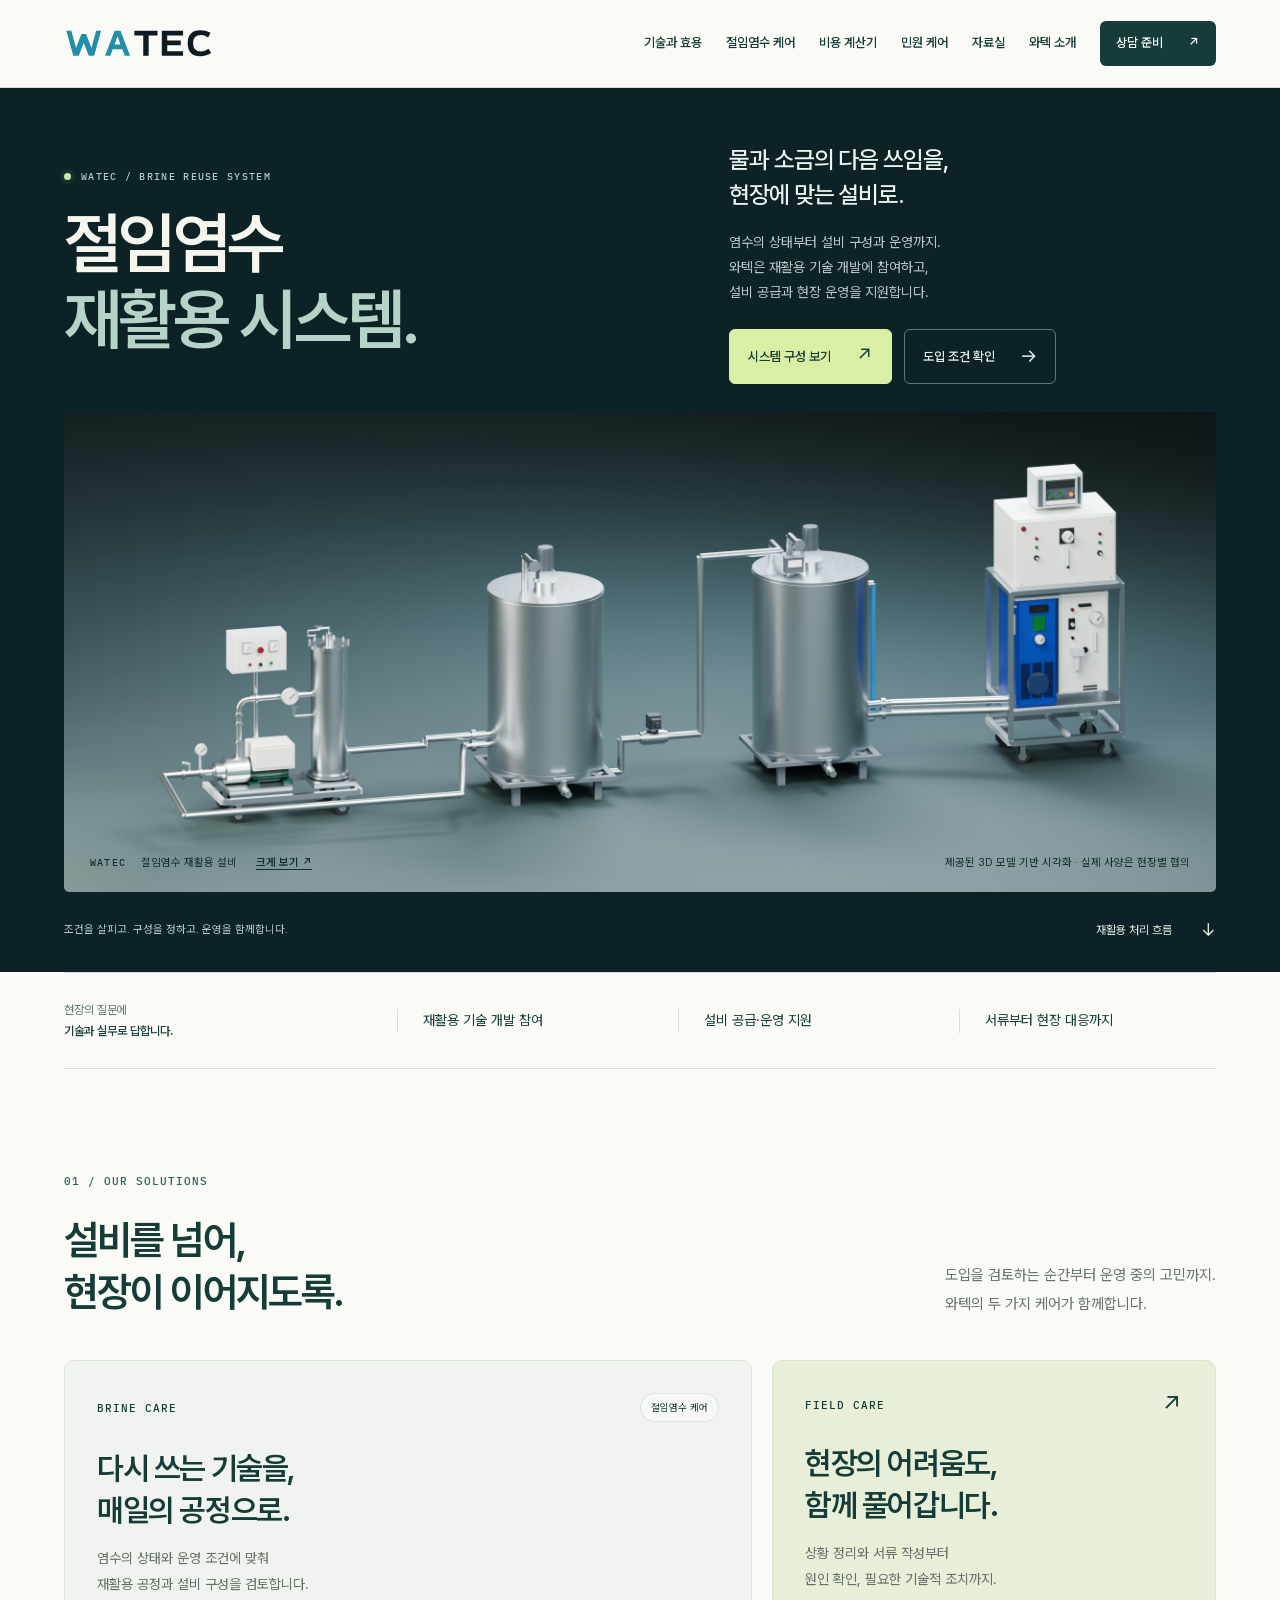
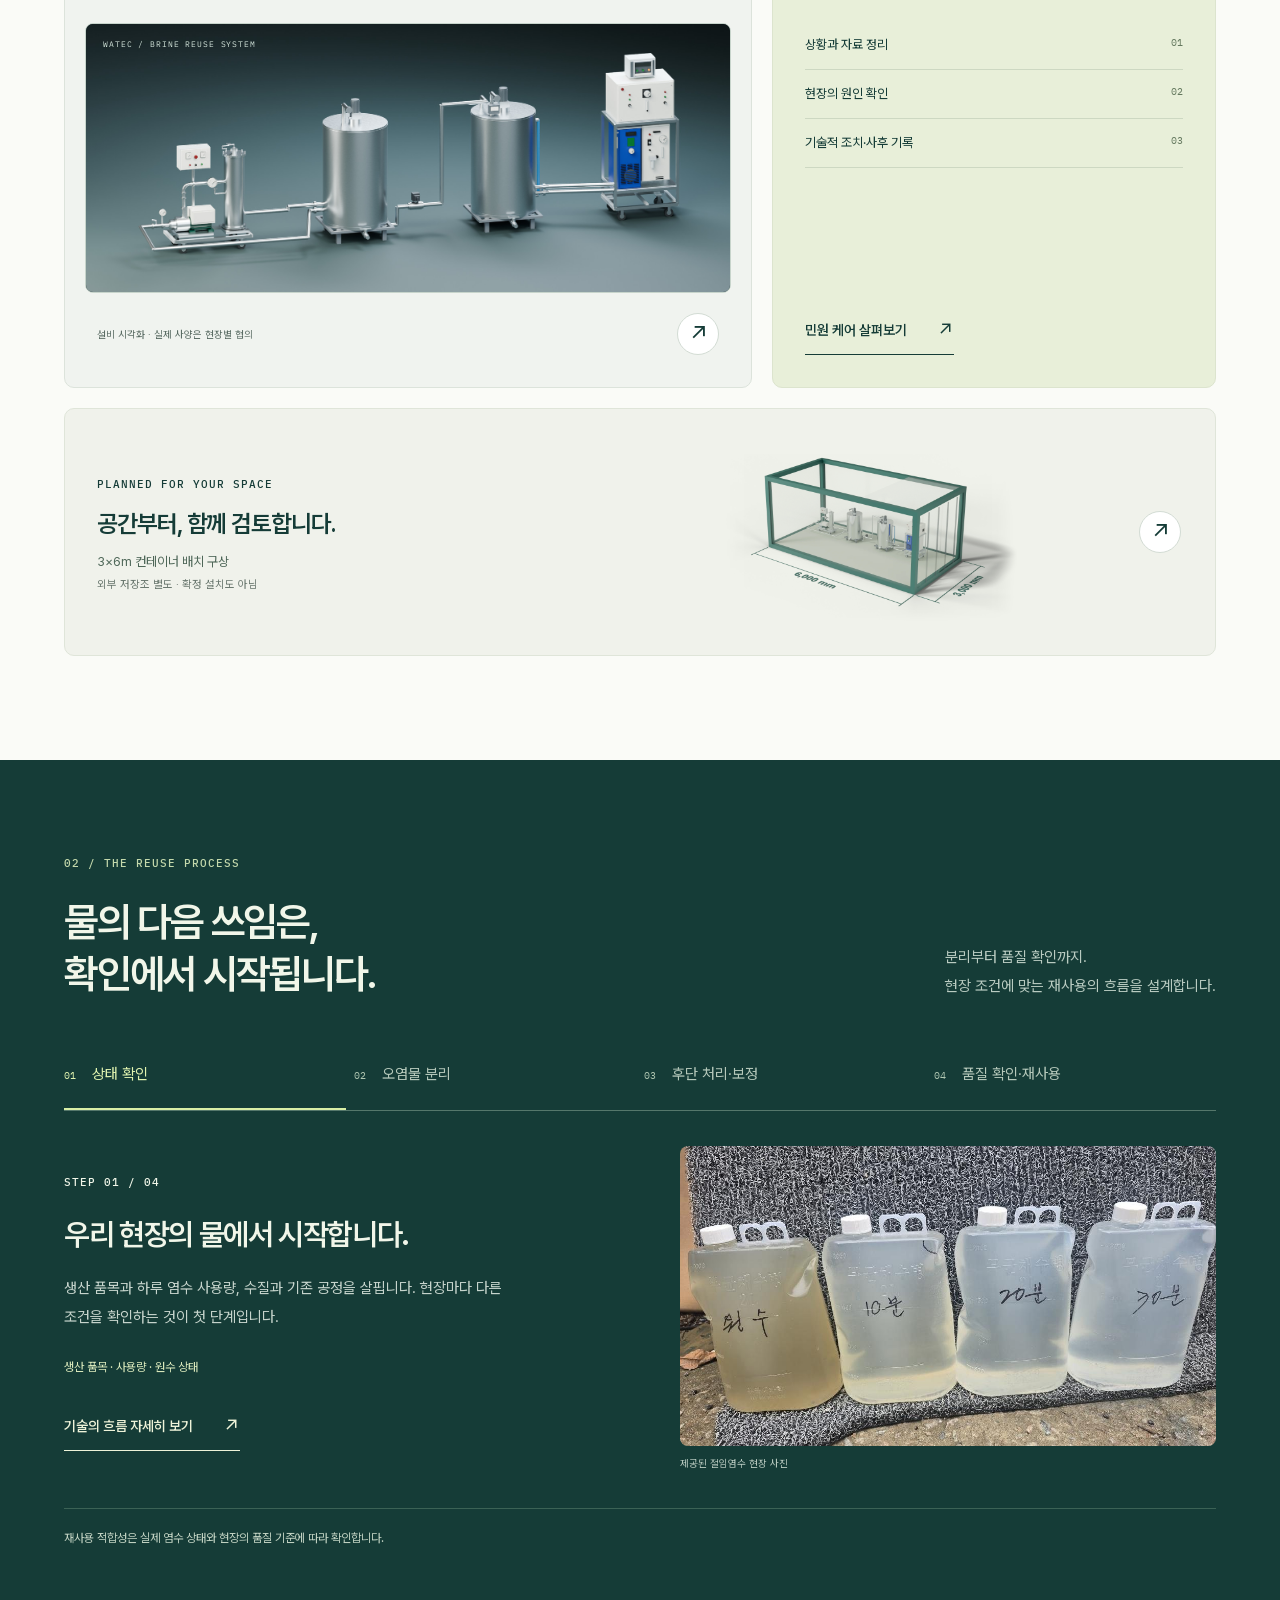
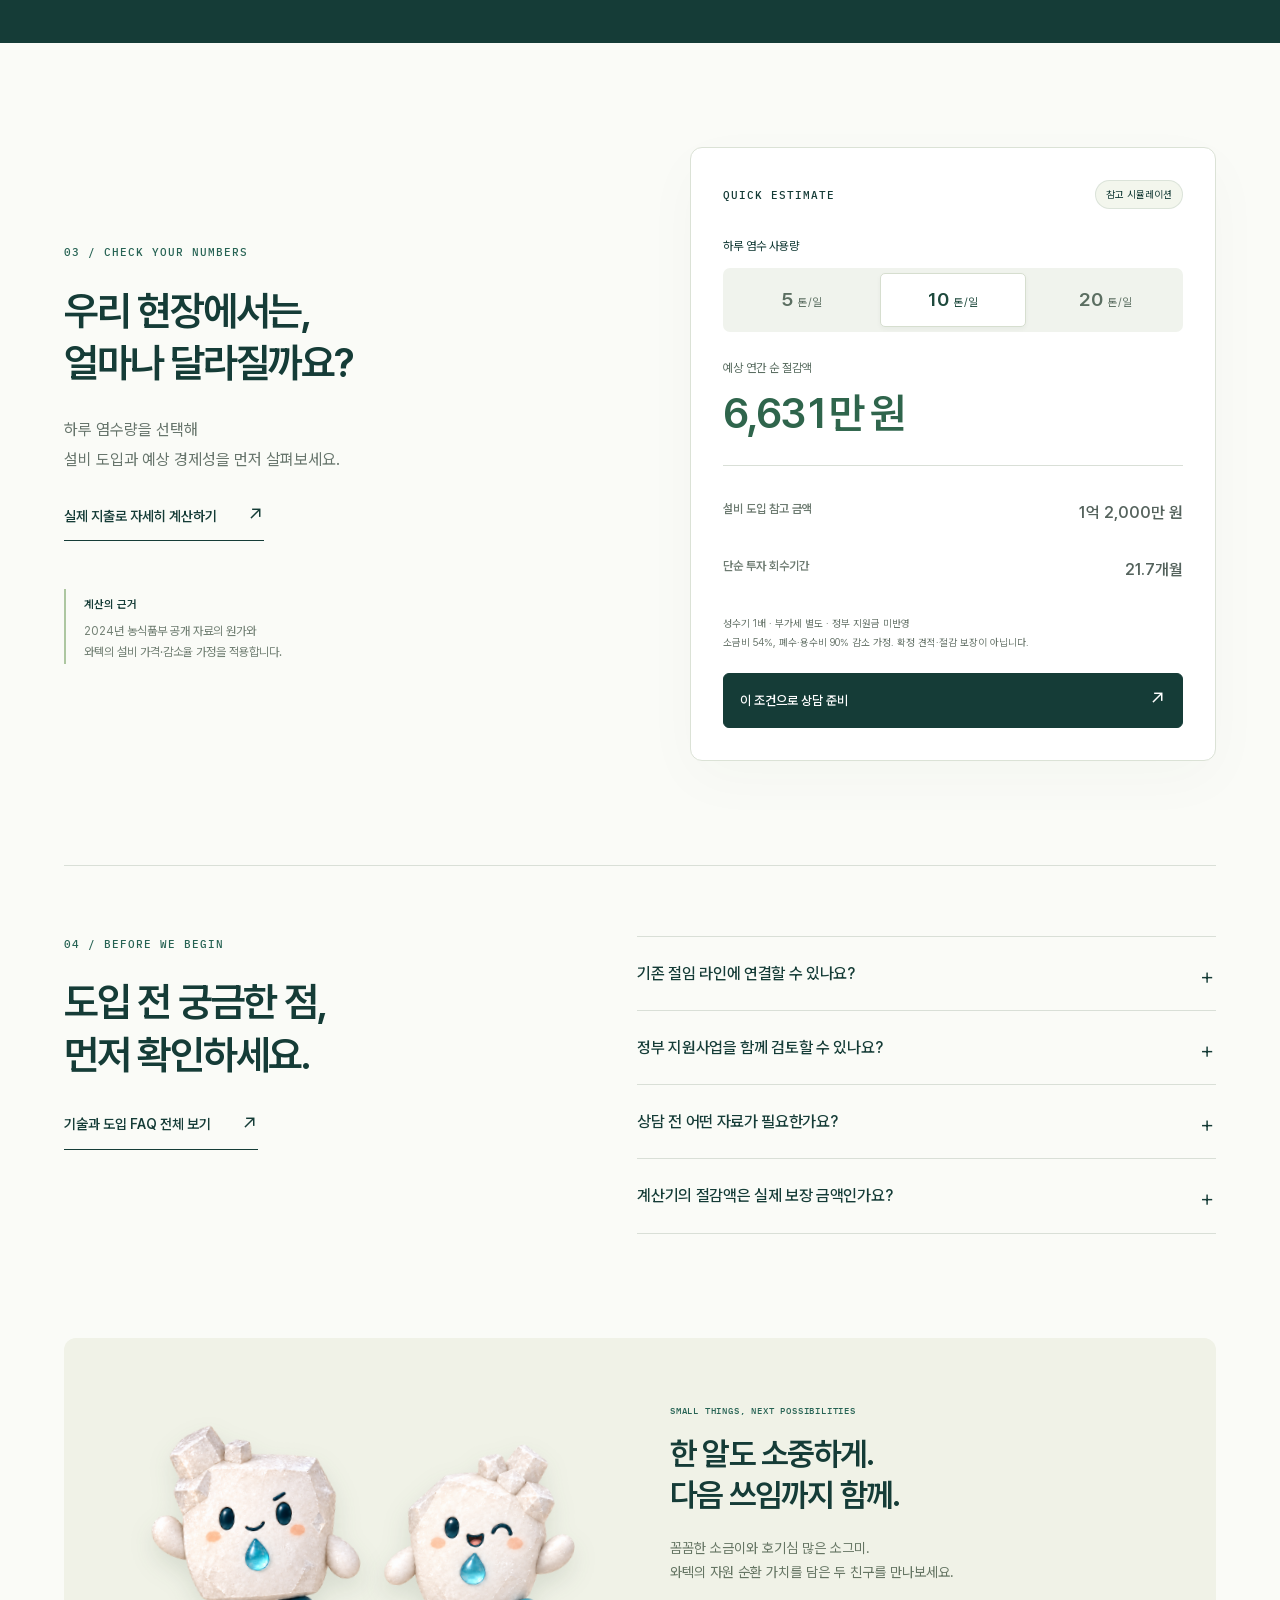
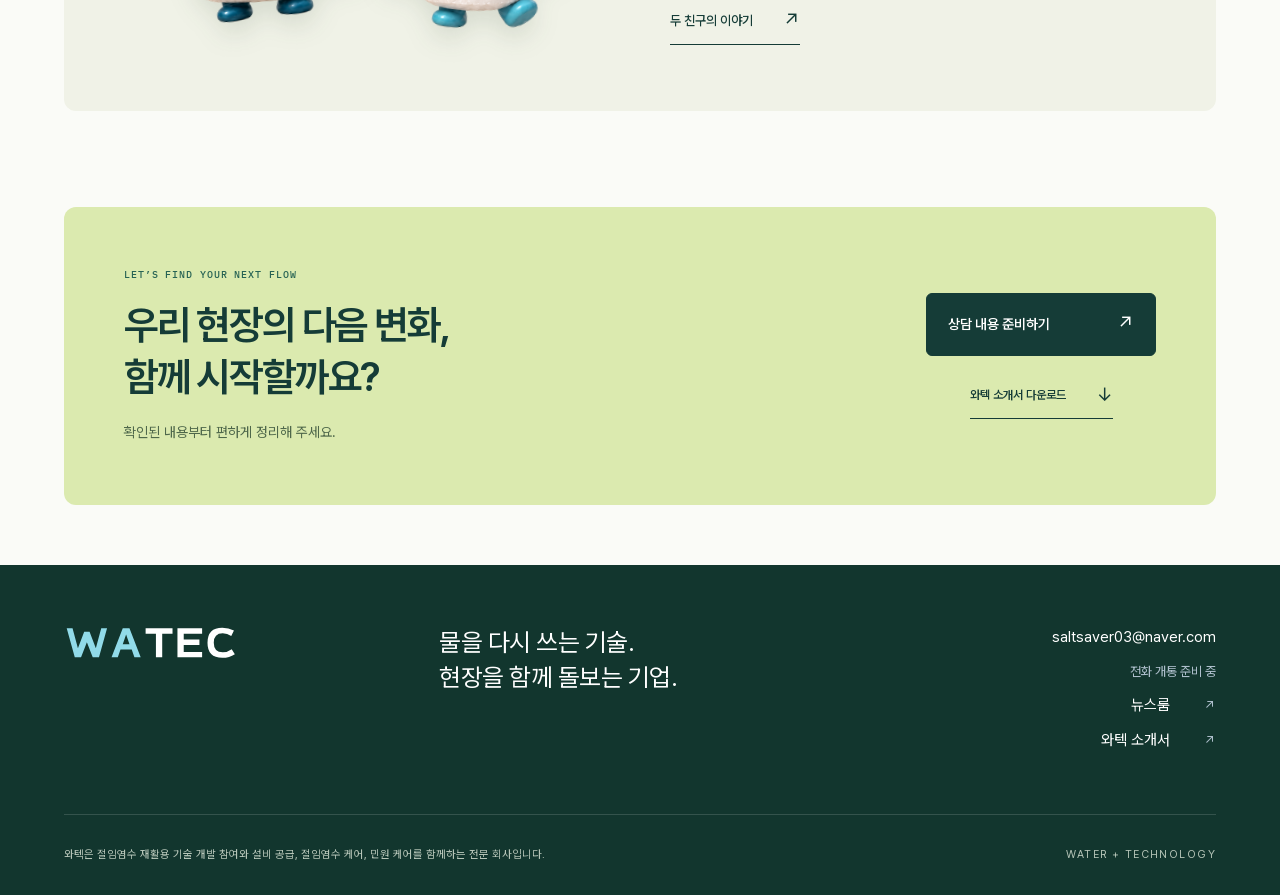
<file: index.html>
<!doctype html><html lang="ko"><head><meta charset="utf-8"><meta name="viewport" content="width=device-width,initial-scale=1"><meta name="robots" content="noindex,nofollow"><meta name="description" content="절임염수 재활용과 현장 케어. 와텍은 절임염수 재활용 기술 개발 참여와 설비 공급, 절임염수 케어, 민원 케어를 함께하는 전문 회사입니다."><meta name="theme-color" content="#153c37"><meta property="og:type" content="website"><meta property="og:locale" content="ko_KR"><meta property="og:title" content="절임염수 재활용과 현장 케어 | WATEC 와텍"><meta property="og:description" content="와텍은 절임염수 재활용 기술 개발 참여와 설비 공급, 절임염수 케어, 민원 케어를 함께하는 전문 회사입니다."><title>절임염수 재활용과 현장 케어 | WATEC 와텍</title><link rel="icon" href="assets/favicon.svg?v=simple-3" type="image/svg+xml"><link rel="stylesheet" href="assets/fonts/pretendard/pretendard.css"><link rel="stylesheet" href="style.css?v=w27"><link rel="stylesheet" href="economics.css?v=w27"><link rel="stylesheet" href="postmodern.css?v=w29"><link rel="stylesheet" href="concept.css?v=w31"></head><body class="home-page"><a class="skip" href="#main">본문으로 이동</a><header class="header"><a class="brand" href="index.html" aria-label="WATEC 홈"><img src="assets/logo.svg?v=simple-3" width="174" height="36" alt="WATEC — WATER + TECHNOLOGY"></a><button class="menu-toggle" aria-label="메뉴 열기" aria-expanded="false" aria-controls="nav">메뉴 <span>＋</span></button><nav id="nav"><a href="technology.html">기술과 효용</a><a href="system.html">절임염수 케어</a><a href="economics.html">비용 계산기</a><a href="complaints.html">민원 케어</a><a href="resources.html">자료실</a><a href="about.html">와텍 소개</a><a class="nav-cta" href="inquiry.html">상담 준비 <span aria-hidden="true">↗</span></a></nav></header><main id="main">
<section class="w-product-hero" aria-labelledby="home-title">
  <div class="w-shell">
    <div class="w-product-top">
      <div><p class="w-eyebrow"><span class="w-dot" aria-hidden="true"></span> WATEC / BRINE REUSE SYSTEM</p><h1 id="home-title">절임염수 <br><em>재활용 시스템.</em></h1></div>
      <div class="w-product-intro"><p class="w-product-lead">물과 소금의 다음 쓰임을, <br>현장에 맞는 설비로.</p><p class="w-product-desc">염수의 상태부터 설비 구성과 운영까지. <br>와텍은 재활용 기술 개발에 참여하고, <br>설비 공급과 현장 운영을 지원합니다.</p><div class="w-actions"><a class="w-button" href="system.html">시스템 구성 보기 <span aria-hidden="true">↗</span></a><a class="w-button w-button-outline" href="inquiry.html?care=brine">도입 조건 확인 <span aria-hidden="true">→</span></a></div></div>
    </div>
    <figure class="w-product-figure"><img src="assets/watec-equipment-hero-w31.jpg" srcset="assets/watec-equipment-hero-w31-960.jpg 960w, assets/watec-equipment-hero-w31-1600.jpg 1600w, assets/watec-equipment-hero-w31.jpg 2400w" sizes="(max-width: 680px) 100vw, (max-width: 1440px) 90vw, 1280px" width="2400" height="1000" fetchpriority="high" alt="펌프와 배관, 두 개의 처리 탱크, 제어반으로 구성된 와텍 절임염수 재활용 설비 3D 시각화"><figcaption><span><b>WATEC</b> 절임염수 재활용 설비 <a href="assets/watec-equipment-hero-w31.jpg" target="_blank" rel="noopener" aria-label="설비 이미지 크게 보기, 새 창">크게 보기 ↗</a></span><span>제공된 3D 모델 기반 시각화 · 실제 사양은 현장별 협의</span></figcaption></figure>
    <div class="w-product-bottom"><p>조건을 살피고. 구성을 정하고. 운영을 함께합니다.</p><a href="#home-flow">재활용 처리 흐름 <span aria-hidden="true">↓</span></a></div>
  </div>
</section>
<div class="w-strip w-shell" aria-label="와텍의 업무 영역"><p>현장의 질문에 <br><strong>기술과 실무로 답합니다.</strong></p><span>재활용 기술 개발 참여</span><span>설비 공급·운영 지원</span><span>서류부터 현장 대응까지</span></div>
<section class="w-section w-shell" id="solutions">
  <div class="w-section-head"><div><p class="w-eyebrow">01 / OUR SOLUTIONS</p><h2>설비를 넘어, <br>현장이 이어지도록.</h2></div><p>도입을 검토하는 순간부터 운영 중의 고민까지. <br>와텍의 두 가지 케어가 함께합니다.</p></div>
  <div class="w-bento">
    <article class="w-equipment-card"><div class="w-card-top"><span class="w-overline">BRINE CARE</span><span class="w-badge">절임염수 케어</span></div><h3>다시 쓰는 기술을, <br>매일의 공정으로.</h3><p>염수의 상태와 운영 조건에 맞춰 <br>재활용 공정과 설비 구성을 검토합니다.</p><div class="w-equipment-stage"><img src="assets/watec-equipment-hero-w31.jpg" srcset="assets/watec-equipment-hero-w31-960.jpg 960w, assets/watec-equipment-hero-w31-1600.jpg 1600w" sizes="(max-width: 680px) 88vw, 50vw" width="2400" height="1000" loading="lazy" alt="처리 탱크와 배관, 제어반을 표현한 절임염수 재활용 설비 시각화"><span class="w-stage-label" aria-hidden="true">WATEC / BRINE REUSE SYSTEM</span></div><div class="w-card-bottom"><span>설비 시각화 · 실제 사양은 현장별 협의</span><a class="w-round-link" href="system.html" aria-label="절임염수 케어 자세히 보기">↗</a></div></article>
    <article class="w-care-card"><div class="w-card-top"><span class="w-overline">FIELD CARE</span><span class="w-outline-icon" aria-hidden="true">↗</span></div><h3>현장의 어려움도, <br>함께 풀어갑니다.</h3><p>상황 정리와 서류 작성부터 <br>원인 확인, 필요한 기술적 조치까지.</p><ul><li>상황과 자료 정리 <span>01</span></li><li>현장의 원인 확인 <span>02</span></li><li>기술적 조치·사후 기록 <span>03</span></li></ul><a class="w-text-link" href="complaints.html">민원 케어 살펴보기 <span aria-hidden="true">↗</span></a></article>
    <a class="w-install-card" href="technology.html#installation"><div><span class="w-overline">PLANNED FOR YOUR SPACE</span><h3>공간부터, 함께 검토합니다.</h3><p>3×6m 컨테이너 배치 구상 <br><small>외부 저장조 별도 · 확정 설치도 아님</small></p></div><img src="assets/container-xray.webp" width="1536" height="1024" loading="lazy" alt="컨테이너 안의 설비 배치를 보여 주는 개념 시각화"><span class="w-round-link" aria-hidden="true">↗</span></a>
  </div>
</section>
<section class="w-flow" id="home-flow"><div class="w-shell">
  <div class="w-section-head"><div><p class="w-eyebrow">02 / THE REUSE PROCESS</p><h2>물의 다음 쓰임은, <br>확인에서 시작됩니다.</h2></div><p>분리부터 품질 확인까지. <br>현장 조건에 맞는 재사용의 흐름을 설계합니다.</p></div>
  <div class="w-flow-tabs" role="tablist" aria-label="재활용 처리 단계" hidden><button type="button" role="tab" id="flow-tab-0" aria-controls="flow-panel-0" aria-selected="true" tabindex="0"><span>01</span>상태 확인</button><button type="button" role="tab" id="flow-tab-1" aria-controls="flow-panel-1" aria-selected="false" tabindex="-1"><span>02</span>오염물 분리</button><button type="button" role="tab" id="flow-tab-2" aria-controls="flow-panel-2" aria-selected="false" tabindex="-1"><span>03</span>후단 처리·보정</button><button type="button" role="tab" id="flow-tab-3" aria-controls="flow-panel-3" aria-selected="false" tabindex="-1"><span>04</span>품질 확인·재사용</button></div>
  <div class="w-flow-panels"><article class="flow-panel" id="flow-panel-0" role="tabpanel" aria-labelledby="flow-tab-0" tabindex="0"><div class="flow-panel-copy"><span class="w-overline">STEP 01 / 04</span><h3>우리 현장의 물에서 시작합니다.</h3><p>생산 품목과 하루 염수 사용량, 수질과 기존 공정을 살핍니다. 현장마다 다른 조건을 확인하는 것이 첫 단계입니다.</p><span class="flow-check">생산 품목 · 사용량 · 원수 상태</span><a class="w-text-link" href="technology.html#principle">기술의 흐름 자세히 보기 <span aria-hidden="true">↗</span></a></div><figure><img src="assets/highsalt-series.jpg" width="900" height="600" loading="lazy" alt="제공된 절임염수 현장 사진"><figcaption>제공된 절임염수 현장 사진</figcaption></figure></article><article class="flow-panel" id="flow-panel-1" role="tabpanel" aria-labelledby="flow-tab-1" tabindex="0"><div class="flow-panel-copy"><span class="w-overline">STEP 02 / 04</span><h3>작은 기포로, 분리의 가능성을.</h3><p>버블·부상분리를 이용해 오염물을 떠오르게 하고, 다단 챔버에서 걷어내는 구성을 검토합니다.</p><span class="flow-check">버블 발생 · 부상분리 · 다단 챔버</span><a class="w-text-link" href="technology.html#principle">기술의 흐름 자세히 보기 <span aria-hidden="true">↗</span></a></div><figure><div class="foam-rotate"><img src="assets/foam-chamber.jpg" width="900" height="600" loading="lazy" alt="제공된 거품 포집 챔버 현장 사진"></div><figcaption>제공된 거품 포집 챔버 현장 사진</figcaption></figure></article><article class="flow-panel" id="flow-panel-2" role="tabpanel" aria-labelledby="flow-tab-2" tabindex="0"><div class="flow-panel-copy"><span class="w-overline">STEP 03 / 04</span><h3>다음 공정에 필요한 조건으로.</h3><p>후단 오존 처리, 계측과 염도 보정 등 현장에 필요한 범위를 정합니다. 분리와 후단 처리를 하나의 흐름으로 연결합니다.</p><span class="flow-check">후단 처리 · 계측 · 염도 보정</span><a class="w-text-link" href="technology.html#principle">기술의 흐름 자세히 보기 <span aria-hidden="true">↗</span></a></div><figure><img src="assets/watec-equipment-hero-w31.jpg" width="900" height="600" loading="lazy" alt="처리 탱크와 제어반을 표현한 설비 시각화"><figcaption>처리 탱크와 제어반을 표현한 설비 시각화</figcaption></figure></article><article class="flow-panel" id="flow-panel-3" role="tabpanel" aria-labelledby="flow-tab-3" tabindex="0"><div class="flow-panel-copy"><span class="w-overline">STEP 04 / 04</span><h3>확인한 물을, 다음 쓰임으로.</h3><p>염도·탁도·냄새·pH·미생물·잔류오존 등 필요한 기준을 확인하고 재사용 여부를 판단합니다. 운전 기록과 관리도 함께 살핍니다.</p><span class="flow-check">품질 기준 · 재사용 판단 · 운전 기록</span><a class="w-text-link" href="technology.html#principle">기술의 흐름 자세히 보기 <span aria-hidden="true">↗</span></a></div><figure><img src="assets/watec-water-w29.jpg" srcset="assets/watec-water-w29-960.jpg 960w, assets/watec-water-w29.jpg 1536w" sizes="(max-width: 680px) 88vw, 45vw" width="900" height="600" loading="lazy" alt="물의 흐름을 표현한 브랜드 연출 이미지"><figcaption>물의 흐름을 표현한 브랜드 연출 이미지</figcaption></figure></article></div>
  <p class="w-flow-note">재사용 적합성은 실제 염수 상태와 현장의 품질 기준에 따라 확인합니다.</p>
</div></section>
<section class="w-section w-shell w-economics" id="home-economics">
  <div class="w-economics-copy"><p class="w-eyebrow">03 / CHECK YOUR NUMBERS</p><h2>우리 현장에서는, <br>얼마나 달라질까요?</h2><p>하루 염수량을 선택해 <br>설비 도입과 예상 경제성을 먼저 살펴보세요.</p><a class="w-text-link" href="economics.html">실제 지출로 자세히 계산하기 <span aria-hidden="true">↗</span></a><div class="w-source-note"><span>계산의 근거</span><p>2024년 농식품부 공개 자료의 원가와 <br>와텍의 설비 가격·감소율 가정을 적용합니다.</p></div></div>
  <div class="w-roi-card"><div class="w-roi-top"><span class="w-overline">QUICK ESTIMATE</span><span class="w-badge">참고 시뮬레이션</span></div><p class="w-roi-label" id="quick-volume-label">하루 염수 사용량</p><div class="w-size-options" role="group" aria-labelledby="quick-volume-label"><button type="button" data-quick-tons="5" aria-pressed="false">5 <span>톤/일</span></button><button type="button" data-quick-tons="10" aria-pressed="true">10 <span>톤/일</span></button><button type="button" data-quick-tons="20" aria-pressed="false">20 <span>톤/일</span></button></div>
  <div class="w-roi-results" aria-live="polite" aria-atomic="true"><div class="w-roi-main"><span>예상 연간 순 절감액</span><strong id="quick-savings">6,631만 원</strong></div><dl><div><dt>설비 도입 참고 금액</dt><dd id="quick-capex">1억 2,000만 원</dd></div><div><dt>단순 투자 회수기간</dt><dd id="quick-payback">21.7개월</dd></div></dl></div><p class="w-roi-note">성수기 1배 · 부가세 별도 · 정부 지원금 미반영 <br>소금비 54%, 폐수·용수비 90% 감소 가정. 확정 견적·절감 보장이 아닙니다.</p><a id="quick-inquiry" class="w-button" href="inquiry.html?care=brine&amp;tons=10&amp;peak=1&amp;mode=reference">이 조건으로 상담 준비 <span aria-hidden="true">↗</span></a><noscript><p>다른 용량의 계산은 <a href="economics.html">전체 비용 계산기</a>에서 JavaScript를 켠 뒤 확인해 주세요.</p></noscript></div>
</section>
<section class="w-section w-shell w-faq-section"><div><p class="w-eyebrow">04 / BEFORE WE BEGIN</p><h2>도입 전 궁금한 점, <br>먼저 확인하세요.</h2><a class="w-text-link" href="technology.html#faq">기술과 도입 FAQ 전체 보기 <span aria-hidden="true">↗</span></a></div><div class="w-faq-list"><details><summary>기존 절임 라인에 연결할 수 있나요?</summary><p>배관과 전원, 반입·정비 동선, 기존 탱크와의 연결 조건을 살펴봅니다. 3×6m 컨테이너 배치는 시각화 가정이며, 실제 설치 범위는 현장 확인 후 정합니다.</p></details><details><summary>정부 지원사업을 함께 검토할 수 있나요?</summary><p>와텍은 공고 확인과 신청 서류 준비를 지원합니다. 안내된 국비 30%·지방비 40%·자부담 30%는 2024년 자료이며, 현재 신청 자격과 지원 비율은 해당 연도 시군 공고에서 확인해야 합니다.</p></details><details><summary>상담 전 어떤 자료가 필요한가요?</summary><p>생산 품목, 하루 염수 사용량, 기존 설비 사진, 현재 불편한 점부터 준비해 주세요. 아직 모르는 내용이 있어도 확인된 정보부터 정리할 수 있습니다.</p></details><details><summary>계산기의 절감액은 실제 보장 금액인가요?</summary><p>공개 원가 자료와 설비 가격·감소율 가정을 적용한 참고 시뮬레이션입니다. 실제 가동일, 단가, 염수 상태와 운영 방식에 따라 달라집니다. 전체 계산기에서 실제 지출을 입력해 비교할 수 있습니다.</p></details></div></section>
<section class="w-friends w-shell"><div class="w-friends-art"><img src="assets/characters/sogeumi-salt-w29.png" width="720" height="720" loading="lazy" alt="와텍의 창작 캐릭터 소금이"><img src="assets/characters/sogeumi-friend-w29.png" width="720" height="720" loading="lazy" alt="와텍의 창작 캐릭터 소그미"></div><div><p class="w-eyebrow">SMALL THINGS, NEXT POSSIBILITIES</p><h2>한 알도 소중하게. <br>다음 쓰임까지 함께.</h2><p>꼼꼼한 소금이와 호기심 많은 소그미. <br>와텍의 자원 순환 가치를 담은 두 친구를 만나보세요.</p><a class="w-text-link" href="about.html#friends">두 친구의 이야기 <span aria-hidden="true">↗</span></a></div></section>

<section class="w-contact w-shell"><div><p class="w-eyebrow">LET’S FIND YOUR NEXT FLOW</p><h2>우리 현장의 다음 변화, <br>함께 시작할까요?</h2><p>확인된 내용부터 편하게 정리해 주세요.</p></div><div class="w-contact-actions"><a class="w-button" href="inquiry.html">상담 내용 준비하기 <span aria-hidden="true">↗</span></a><a class="w-text-link" href="downloads/WATEC_소개서_R04.pdf" download>와텍 소개서 다운로드 <span aria-hidden="true">↓</span></a></div></section>
</main><footer><div class="footer-top"><img src="assets/logo-white.svg?v=simple-3" width="174" height="36" alt="WATEC — WATER + TECHNOLOGY"><p>물을 다시 쓰는 기술. <br>현장을 함께 돌보는 기업.</p><div class="footer-contact"><a href="mailto:saltsaver03@naver.com">saltsaver03@naver.com</a><span>전화 개통 준비 중</span><a href="press.html">뉴스룸 <span aria-hidden="true">↗</span></a><a href="resources.html">와텍 소개서 <span aria-hidden="true">↗</span></a></div></div><div class="footer-bottom"><p>와텍은 절임염수 재활용 기술 개발 참여와 설비 공급, 절임염수 케어, 민원 케어를 함께하는 전문 회사입니다.</p><span>WATER + TECHNOLOGY</span></div></footer><script src="calculator.js?v=w27"></script><script src="app.js?v=w27"></script><script src="concept.js?v=w28"></script></body></html>
</file>
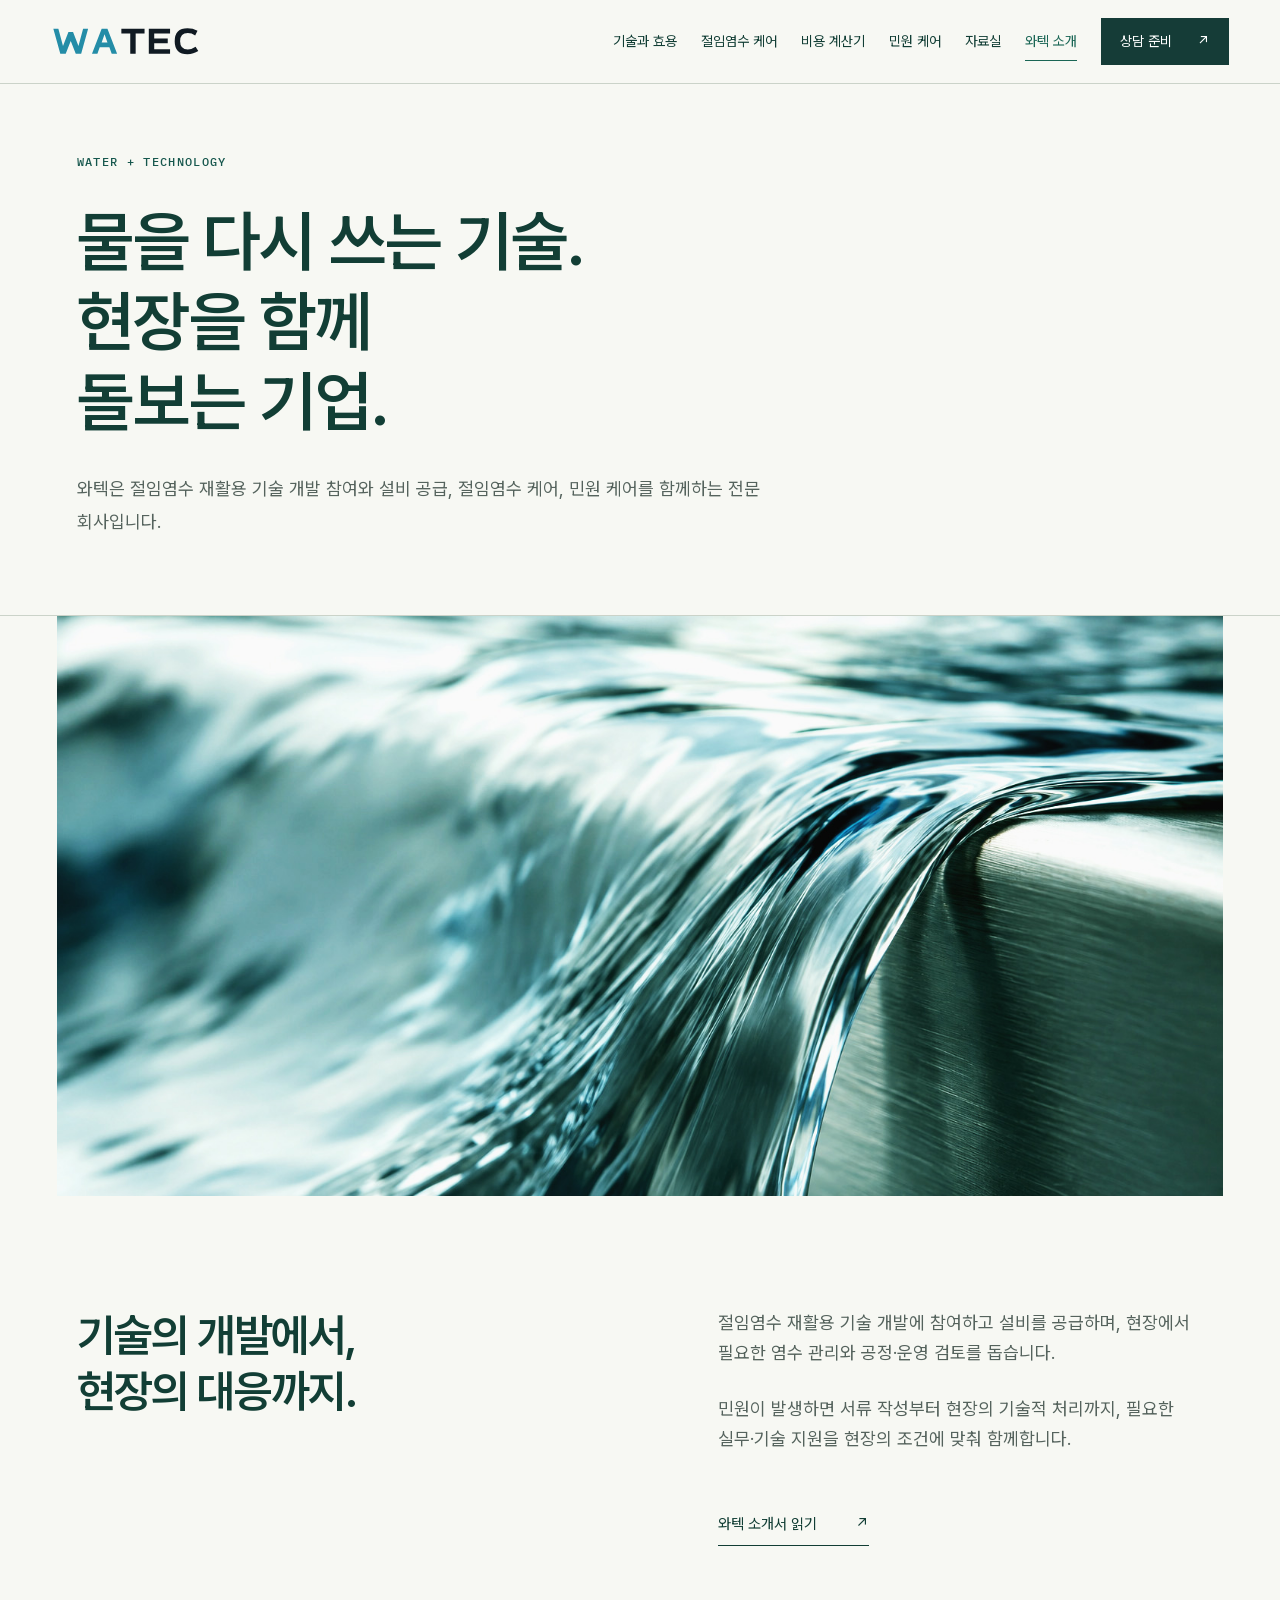
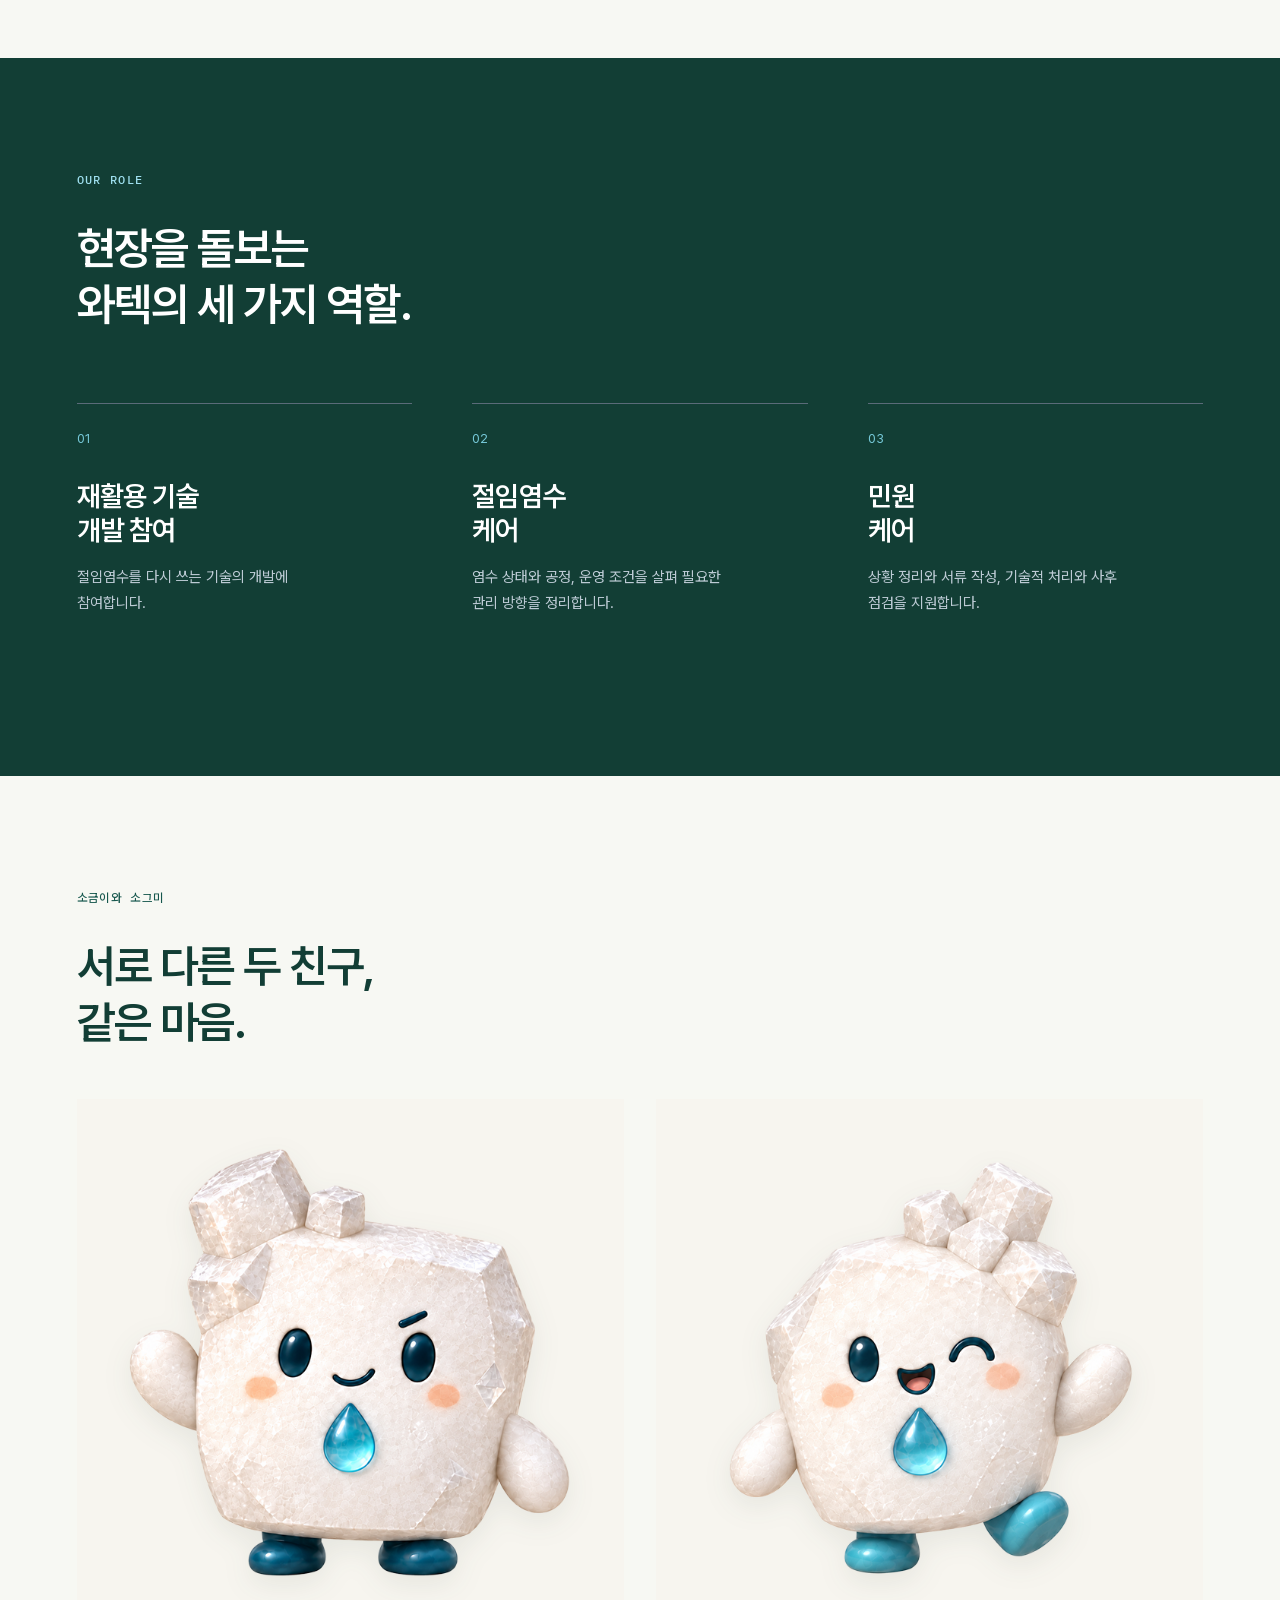
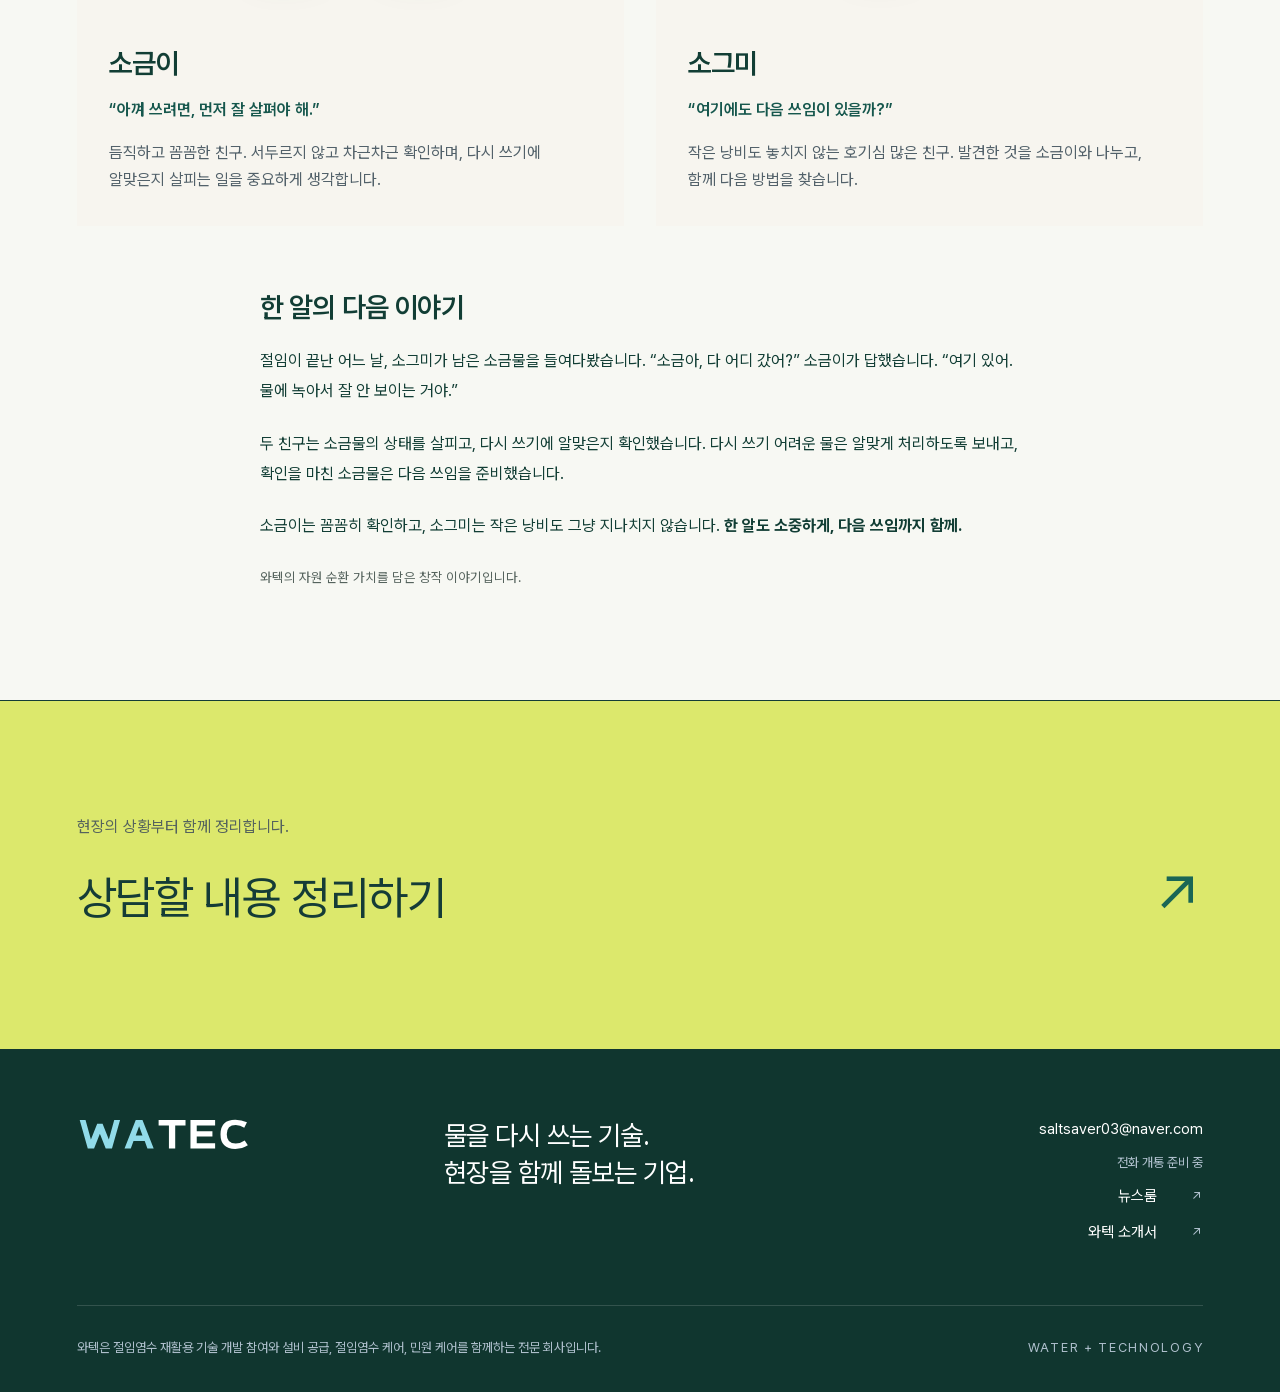
<file: about.html>
<!doctype html><html lang="ko"><head><meta charset="utf-8"><meta name="viewport" content="width=device-width,initial-scale=1"><meta name="robots" content="noindex,nofollow"><meta name="description" content="와텍 소개. 와텍은 절임염수 재활용 기술 개발 참여와 설비 공급, 절임염수 케어, 민원 케어를 함께하는 전문 회사입니다."><meta name="theme-color" content="#153c37"><meta property="og:type" content="website"><meta property="og:locale" content="ko_KR"><meta property="og:title" content="와텍 소개 | WATEC 와텍"><meta property="og:description" content="와텍은 절임염수 재활용 기술 개발 참여와 설비 공급, 절임염수 케어, 민원 케어를 함께하는 전문 회사입니다."><title>와텍 소개 | WATEC 와텍</title><link rel="icon" href="assets/favicon.svg?v=simple-3" type="image/svg+xml"><link rel="stylesheet" href="assets/fonts/pretendard/pretendard.css"><link rel="stylesheet" href="style.css?v=w27"><link rel="stylesheet" href="economics.css?v=w27"><link rel="stylesheet" href="postmodern.css?v=w29"></head><body class="inner-page"><a class="skip" href="#main">본문으로 이동</a><header class="header"><a class="brand" href="index.html" aria-label="WATEC 홈"><img src="assets/logo.svg?v=simple-3" width="174" height="36" alt="WATEC — WATER + TECHNOLOGY"></a><button class="menu-toggle" aria-label="메뉴 열기" aria-expanded="false" aria-controls="nav">메뉴 <span>＋</span></button><nav id="nav"><a href="technology.html">기술과 효용</a><a href="system.html">절임염수 케어</a><a href="economics.html">비용 계산기</a><a href="complaints.html">민원 케어</a><a href="resources.html">자료실</a><a href="about.html" aria-current="page">와텍 소개</a><a class="nav-cta" href="inquiry.html">상담 준비 <span aria-hidden="true">↗</span></a></nav></header><main id="main"><section class="page-heading"><p class="eyebrow">WATER + TECHNOLOGY</p><h1>물을 다시 쓰는 기술. <br>현장을 함께 <br>돌보는 기업.</h1><p>와텍은 절임염수 재활용 기술 개발 참여와 설비 공급, 절임염수 케어, 민원 케어를 함께하는 전문 회사입니다.</p></section><div class="about-image"><img src="assets/watec-water-w29.jpg" srcset="assets/watec-water-w29-960.jpg 960w, assets/watec-water-w29.jpg 1536w" sizes="(max-width: 1440px) 90vw, 1280px" width="1536" height="1024" alt="물과 금속을 표현한 브랜드 연출 이미지"></div><section class="section about-statement"><h2>기술의 개발에서, <br>현장의 대응까지.</h2><div><p>절임염수 재활용 기술 개발에 참여하고 설비를 공급하며, 현장에서 필요한 염수 관리와 공정·운영 검토를 돕습니다.</p><p>민원이 발생하면 서류 작성부터 현장의 기술적 처리까지, 필요한 실무·기술 지원을 현장의 조건에 맞춰 함께합니다.</p><a class="text-link" href="downloads/WATEC_소개서_R04.pdf" target="_blank" rel="noopener">와텍 소개서 읽기 <span aria-hidden="true">↗</span></a></div></section><section class="section system-overview"><p class="eyebrow">OUR ROLE</p><h2>현장을 돌보는 <br>와텍의 세 가지 역할.</h2><div class="flow-grid"><article><span class="flow-index">01</span><h3>재활용 기술 <br>개발 참여</h3><p>절임염수를 다시 쓰는 기술의 개발에 참여합니다.</p></article><article><span class="flow-index">02</span><h3>절임염수 <br>케어</h3><p>염수 상태와 공정, 운영 조건을 살펴 필요한 관리 방향을 정리합니다.</p></article><article><span class="flow-index">03</span><h3>민원 <br>케어</h3><p>상황 정리와 서류 작성, 기술적 처리와 사후 점검을 지원합니다.</p></article></div></section><section class="section friends-profiles" id="friends"><p class="eyebrow">소금이와 소그미</p><h2>서로 다른 두 친구, <br>같은 마음.</h2><div class="friends-cards"><article><img src="assets/characters/sogeumi-salt-w29.png" width="720" height="720" loading="lazy" alt="큰 소금 결정 몸과 짙은 청록색 발을 가진 소금이"><div><h3>소금이</h3><p class="friend-quote">“아껴 쓰려면, 먼저 잘 살펴야 해.”</p><p>듬직하고 꼼꼼한 친구. 서두르지 않고 차근차근 확인하며, 다시 쓰기에 알맞은지 살피는 일을 중요하게 생각합니다.</p></div></article><article><img src="assets/characters/sogeumi-friend-w29.png" width="720" height="720" loading="lazy" alt="윙크하는 표정과 밝은 청록색 발을 가진 소그미"><div><h3>소그미</h3><p class="friend-quote">“여기에도 다음 쓰임이 있을까?”</p><p>작은 낭비도 놓치지 않는 호기심 많은 친구. 발견한 것을 소금이와 나누고, 함께 다음 방법을 찾습니다.</p></div></article></div><div class="friends-tale"><h3>한 알의 다음 이야기</h3><p>절임이 끝난 어느 날, 소그미가 남은 소금물을 들여다봤습니다. “소금아, 다 어디 갔어?” 소금이가 답했습니다. “여기 있어. 물에 녹아서 잘 안 보이는 거야.”</p><p>두 친구는 소금물의 상태를 살피고, 다시 쓰기에 알맞은지 확인했습니다. 다시 쓰기 어려운 물은 알맞게 처리하도록 보내고, 확인을 마친 소금물은 다음 쓰임을 준비했습니다.</p><p>소금이는 꼼꼼히 확인하고, 소그미는 작은 낭비도 그냥 지나치지 않습니다. <strong>한 알도 소중하게, 다음 쓰임까지 함께.</strong></p><small>와텍의 자원 순환 가치를 담은 창작 이야기입니다.</small></div></section><section class="cta-section section"><p>현장의 상황부터 함께 정리합니다.</p><a href="inquiry.html">상담할 내용 정리하기<span aria-hidden="true">↗</span></a></section></main><footer><div class="footer-top"><img src="assets/logo-white.svg?v=simple-3" width="174" height="36" alt="WATEC — WATER + TECHNOLOGY"><p>물을 다시 쓰는 기술. <br>현장을 함께 돌보는 기업.</p><div class="footer-contact"><a href="mailto:saltsaver03@naver.com">saltsaver03@naver.com</a><span>전화 개통 준비 중</span><a href="press.html">뉴스룸 <span aria-hidden="true">↗</span></a><a href="resources.html">와텍 소개서 <span aria-hidden="true">↗</span></a></div></div><div class="footer-bottom"><p>와텍은 절임염수 재활용 기술 개발 참여와 설비 공급, 절임염수 케어, 민원 케어를 함께하는 전문 회사입니다.</p><span>WATER + TECHNOLOGY</span></div></footer><script src="calculator.js?v=w27"></script><script src="app.js?v=w27"></script></body></html>
</file>
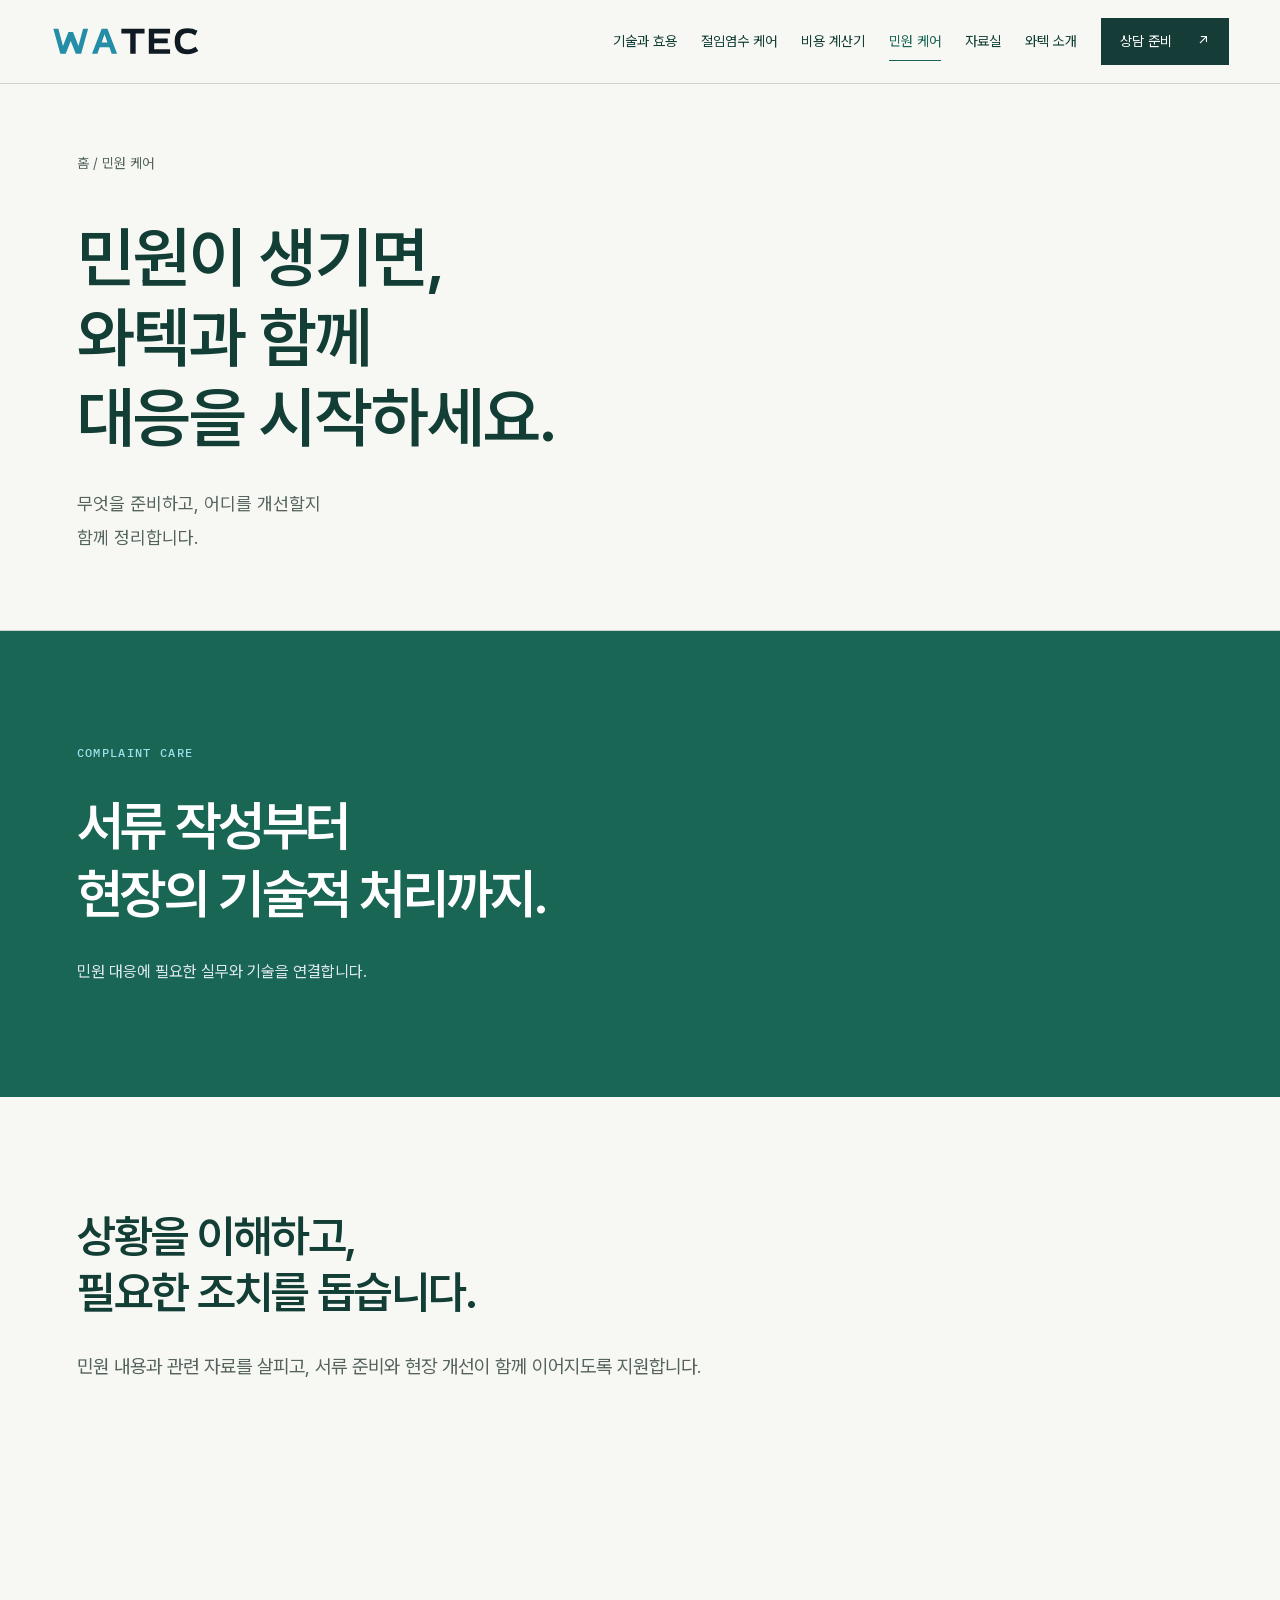
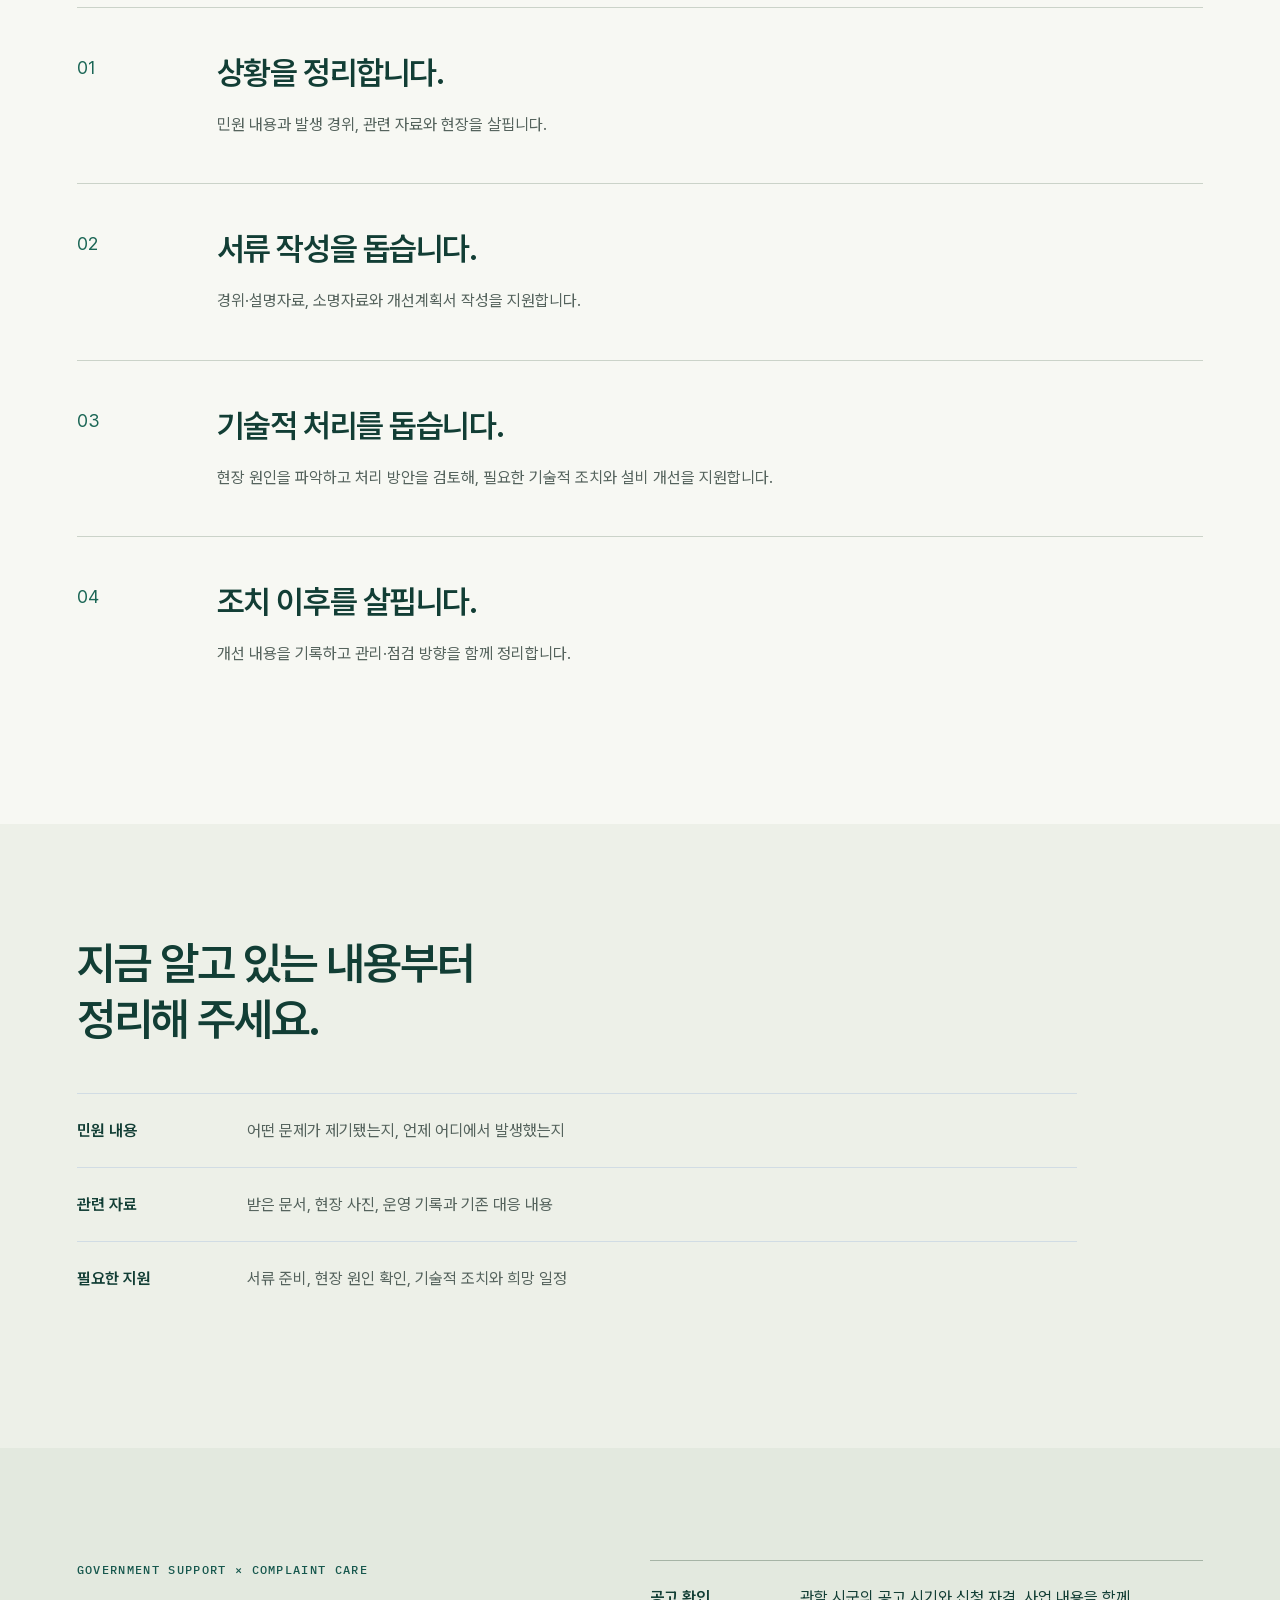
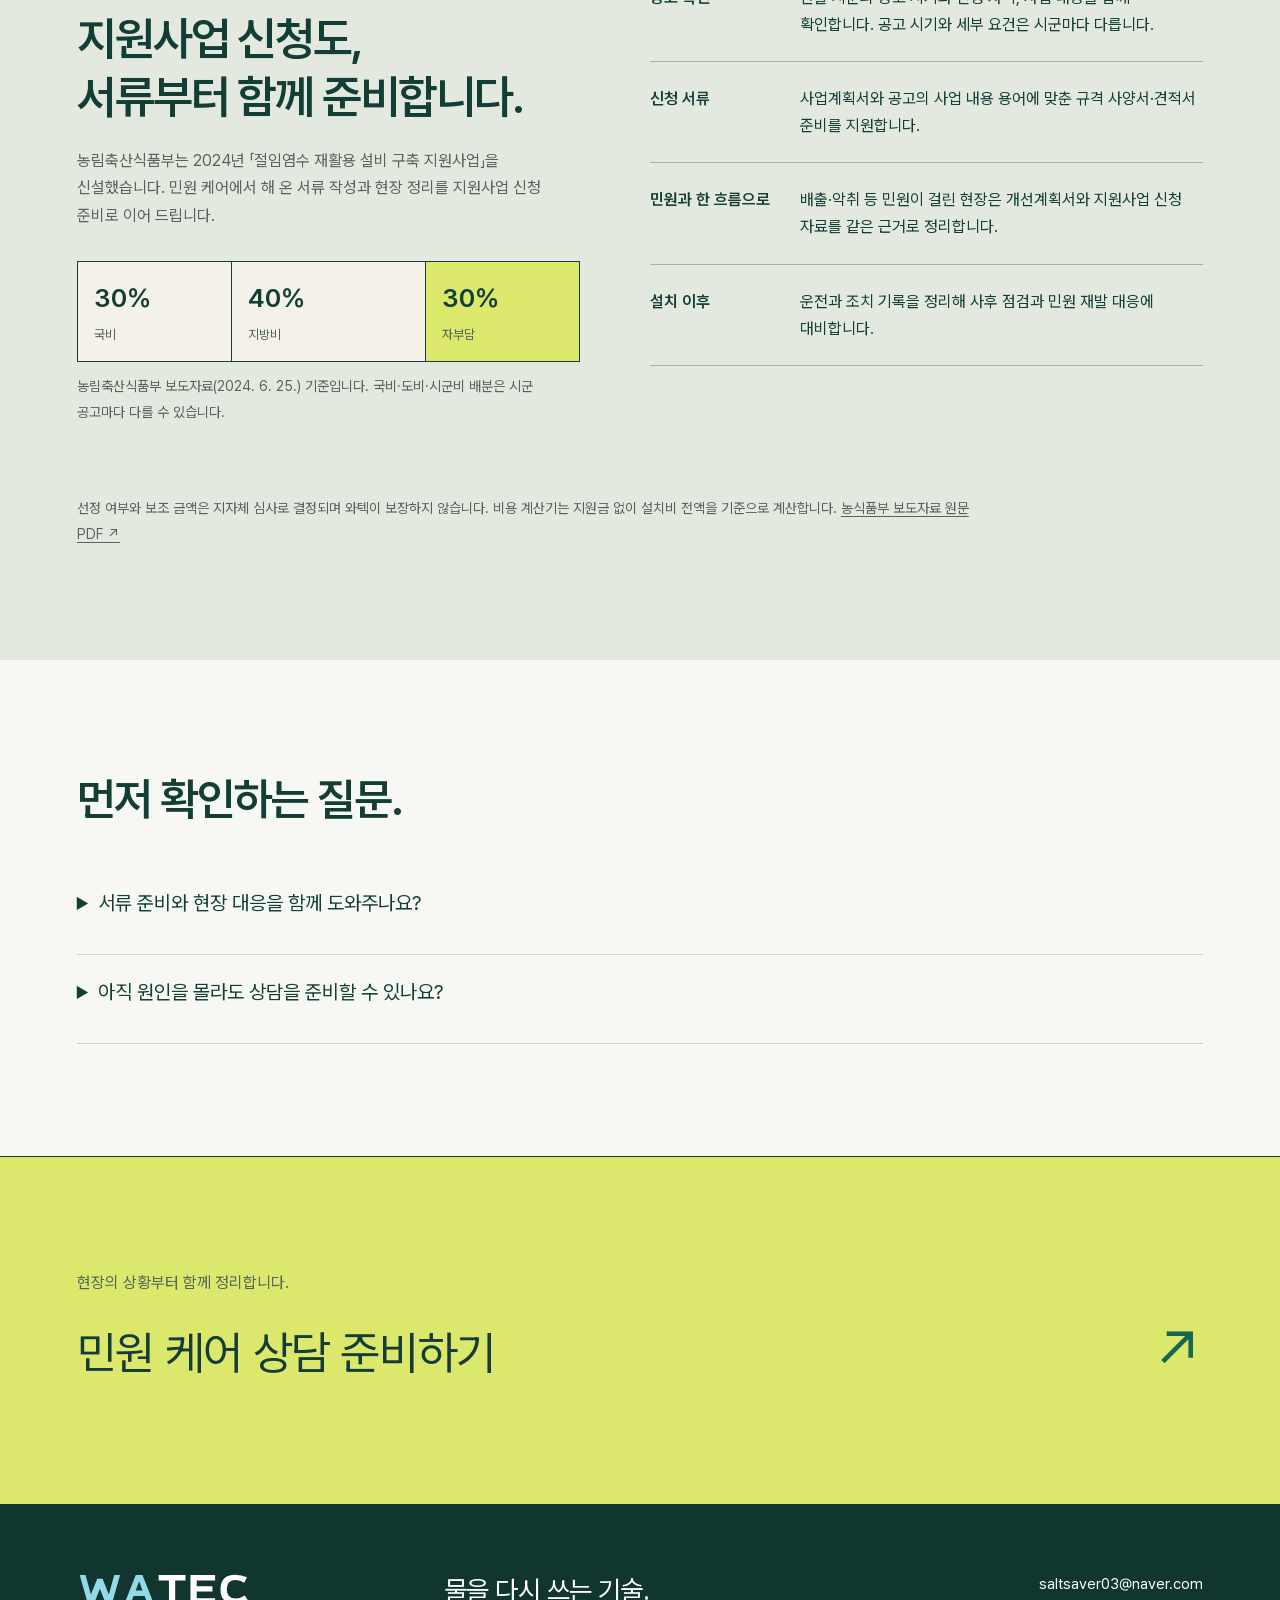
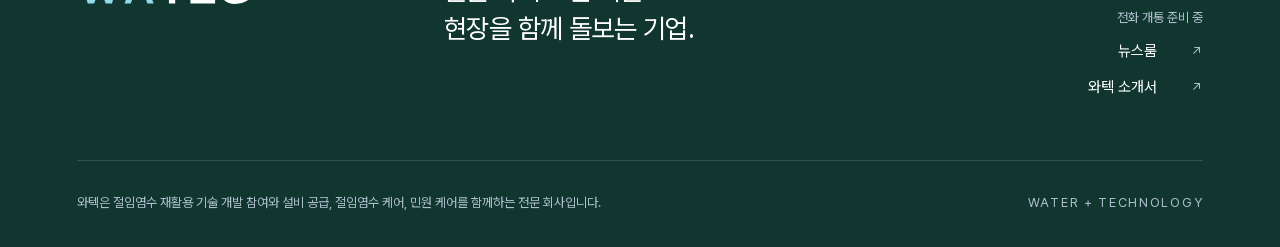
<file: complaints.html>
<!doctype html><html lang="ko"><head><meta charset="utf-8"><meta name="viewport" content="width=device-width,initial-scale=1"><meta name="robots" content="noindex,nofollow"><meta name="description" content="민원 케어. 와텍은 절임염수 재활용 기술 개발 참여와 설비 공급, 절임염수 케어, 민원 케어를 함께하는 전문 회사입니다."><meta name="theme-color" content="#153c37"><meta property="og:type" content="website"><meta property="og:locale" content="ko_KR"><meta property="og:title" content="민원 케어 | WATEC 와텍"><meta property="og:description" content="와텍은 절임염수 재활용 기술 개발 참여와 설비 공급, 절임염수 케어, 민원 케어를 함께하는 전문 회사입니다."><title>민원 케어 | WATEC 와텍</title><link rel="icon" href="assets/favicon.svg?v=simple-3" type="image/svg+xml"><link rel="stylesheet" href="assets/fonts/pretendard/pretendard.css"><link rel="stylesheet" href="style.css?v=w27"><link rel="stylesheet" href="economics.css?v=w27"><link rel="stylesheet" href="postmodern.css?v=w29"></head><body class="inner-page"><a class="skip" href="#main">본문으로 이동</a><header class="header"><a class="brand" href="index.html" aria-label="WATEC 홈"><img src="assets/logo.svg?v=simple-3" width="174" height="36" alt="WATEC — WATER + TECHNOLOGY"></a><button class="menu-toggle" aria-label="메뉴 열기" aria-expanded="false" aria-controls="nav">메뉴 <span>＋</span></button><nav id="nav"><a href="technology.html">기술과 효용</a><a href="system.html">절임염수 케어</a><a href="economics.html">비용 계산기</a><a href="complaints.html" aria-current="page">민원 케어</a><a href="resources.html">자료실</a><a href="about.html">와텍 소개</a><a class="nav-cta" href="inquiry.html">상담 준비 <span aria-hidden="true">↗</span></a></nav></header><main id="main"><section class="page-heading"><a class="back" href="index.html">홈 / 민원 케어</a><h1>민원이 생기면, <br>와텍과 함께 <br>대응을 시작하세요.</h1><p>무엇을 준비하고, 어디를 개선할지 <br>함께 정리합니다.</p></section><section class="declaration section"><p class="eyebrow">COMPLAINT CARE</p><h2>서류 작성부터 <br>현장의 기술적 처리까지.</h2><p>민원 대응에 필요한 실무와 기술을 연결합니다.</p></section><section class="section detail-intro"><h2>상황을 이해하고, <br>필요한 조치를 돕습니다.</h2><p>민원 내용과 관련 자료를 살피고, 서류 준비와 현장 개선이 함께 이어지도록 지원합니다.</p></section><section class="section steps"><article><b>01</b><div><h2>상황을 정리합니다.</h2><p>민원 내용과 발생 경위, 관련 자료와 현장을 살핍니다.</p></div></article><article><b>02</b><div><h2>서류 작성을 돕습니다.</h2><p>경위·설명자료, 소명자료와 개선계획서 작성을 지원합니다.</p></div></article><article><b>03</b><div><h2>기술적 처리를 돕습니다.</h2><p>현장 원인을 파악하고 처리 방안을 검토해, 필요한 기술적 조치와 설비 개선을 지원합니다.</p></div></article><article><b>04</b><div><h2>조치 이후를 살핍니다.</h2><p>개선 내용을 기록하고 관리·점검 방향을 함께 정리합니다.</p></div></article></section>
<section class="section spec-section"><h2>지금 알고 있는 내용부터 <br>정리해 주세요.</h2><dl><div><dt>민원 내용</dt><dd>어떤 문제가 제기됐는지, 언제 어디에서 발생했는지</dd></div><div><dt>관련 자료</dt><dd>받은 문서, 현장 사진, 운영 기록과 기존 대응 내용</dd></div><div><dt>필요한 지원</dt><dd>서류 준비, 현장 원인 확인, 기술적 조치와 희망 일정</dd></div></dl></section><section class="section subsidy" id="support"><div class="subsidy-head"><p class="eyebrow">GOVERNMENT SUPPORT × COMPLAINT CARE</p><h2>지원사업 신청도, <br>서류부터 함께 준비합니다.</h2><p>농림축산식품부는 2024년 「절임염수 재활용 설비 구축 지원사업」을 신설했습니다. 민원 케어에서 해 온 서류 작성과 현장 정리를 지원사업 신청 준비로 이어 드립니다.</p><div class="subsidy-split" aria-label="지원사업 보조 구조"><div style="--w:30"><b>30%</b><span>국비</span></div><div style="--w:40"><b>40%</b><span>지방비</span></div><div style="--w:30" class="self"><b>30%</b><span>자부담</span></div></div><p class="scope-note">농림축산식품부 보도자료(2024. 6. 25.) 기준입니다. 국비·도비·시군비 배분은 시군 공고마다 다를 수 있습니다.</p></div><dl class="subsidy-list"><div><dt>공고 확인</dt><dd>관할 시군의 공고 시기와 신청 자격, 사업 내용을 함께 확인합니다. 공고 시기와 세부 요건은 시군마다 다릅니다.</dd></div><div><dt>신청 서류</dt><dd>사업계획서와 공고의 사업 내용 용어에 맞춘 규격 사양서·견적서 준비를 지원합니다.</dd></div><div><dt>민원과 한 흐름으로</dt><dd>배출·악취 등 민원이 걸린 현장은 개선계획서와 지원사업 신청 자료를 같은 근거로 정리합니다.</dd></div><div><dt>설치 이후</dt><dd>운전과 조치 기록을 정리해 사후 점검과 민원 재발 대응에 대비합니다.</dd></div></dl><p class="scope-note subsidy-note">선정 여부와 보조 금액은 지자체 심사로 결정되며 와텍이 보장하지 않습니다. 비용 계산기는 지원금 없이 설치비 전액을 기준으로 계산합니다. <a href="downloads/mafra_20240625_brine_reuse.pdf" target="_blank" rel="noopener">농식품부 보도자료 원문 PDF ↗</a></p></section><section class="section faq"><h2>먼저 확인하는 질문.</h2><details><summary>서류 준비와 현장 대응을 함께 도와주나요?</summary><p>민원 상황에 맞춰 경위·설명자료와 개선계획서 작성, 현장 원인 파악, 필요한 기술적 조치와 설비 개선을 지원합니다.</p></details><details><summary>아직 원인을 몰라도 상담을 준비할 수 있나요?</summary><p>현재 확인된 민원 내용과 관련 자료부터 정리하시면 됩니다. 현장을 살피며 검토할 항목과 필요한 지원 범위를 함께 정합니다.</p></details></section><section class="cta-section section"><p>현장의 상황부터 함께 정리합니다.</p><a href="inquiry.html?care=complaint">민원 케어 상담 준비하기<span aria-hidden="true">↗</span></a></section></main><footer><div class="footer-top"><img src="assets/logo-white.svg?v=simple-3" width="174" height="36" alt="WATEC — WATER + TECHNOLOGY"><p>물을 다시 쓰는 기술. <br>현장을 함께 돌보는 기업.</p><div class="footer-contact"><a href="mailto:saltsaver03@naver.com">saltsaver03@naver.com</a><span>전화 개통 준비 중</span><a href="press.html">뉴스룸 <span aria-hidden="true">↗</span></a><a href="resources.html">와텍 소개서 <span aria-hidden="true">↗</span></a></div></div><div class="footer-bottom"><p>와텍은 절임염수 재활용 기술 개발 참여와 설비 공급, 절임염수 케어, 민원 케어를 함께하는 전문 회사입니다.</p><span>WATER + TECHNOLOGY</span></div></footer><script src="calculator.js?v=w27"></script><script src="app.js?v=w27"></script></body></html>
</file>
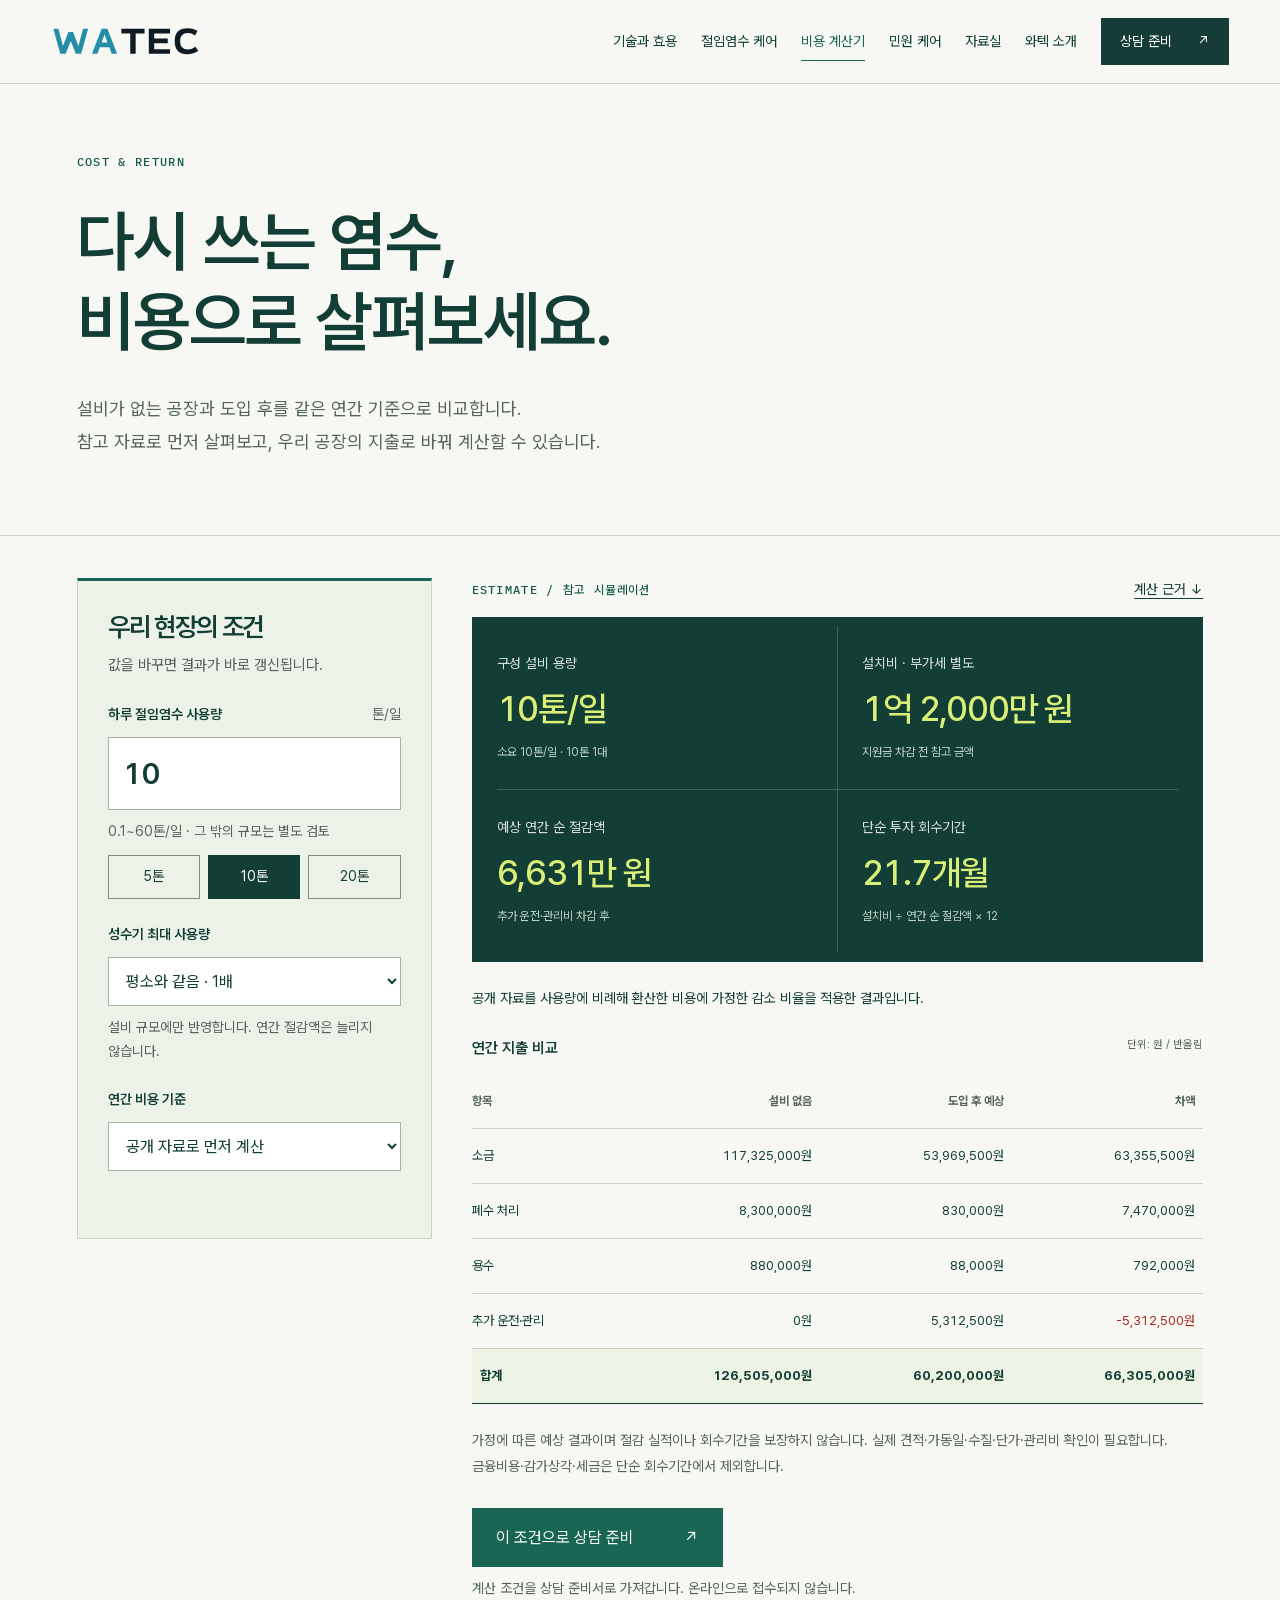
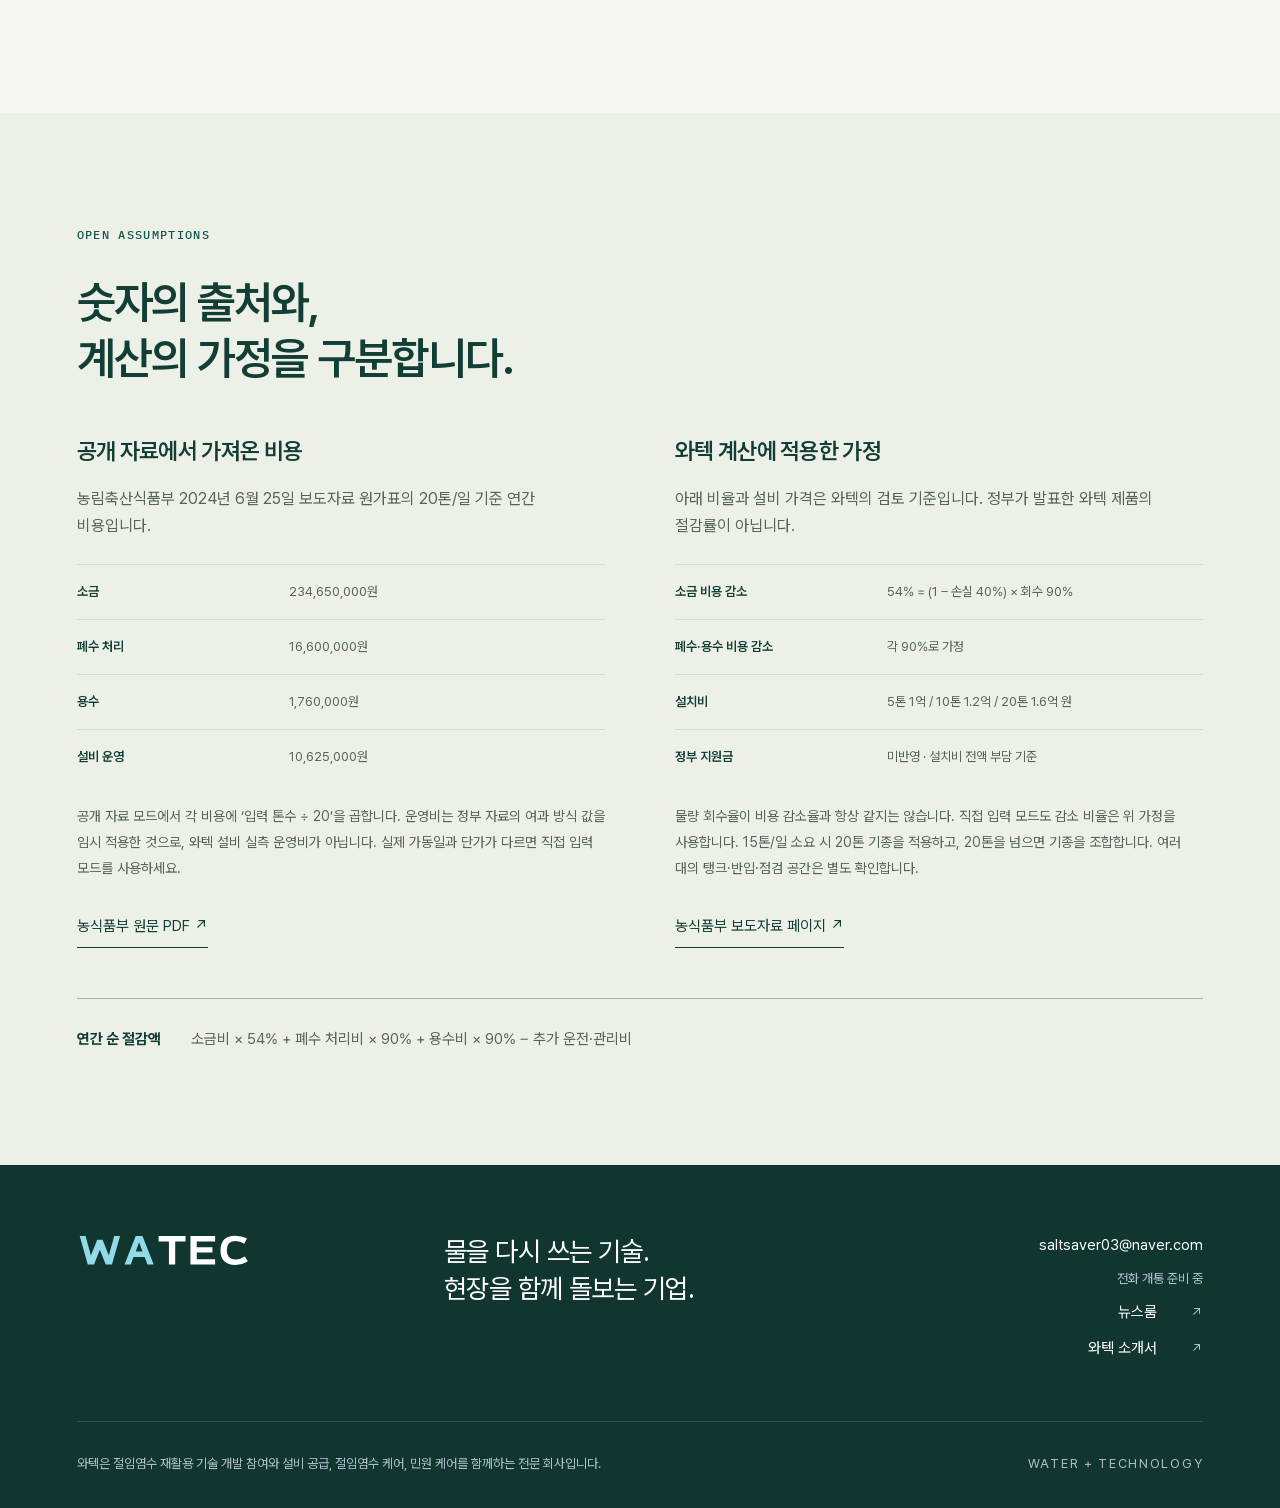
<file: economics.html>
<!doctype html><html lang="ko"><head><meta charset="utf-8"><meta name="viewport" content="width=device-width,initial-scale=1"><meta name="robots" content="noindex,nofollow"><meta name="description" content="설비 도입 비용과 경제성 계산기. 와텍은 절임염수 재활용 기술 개발 참여와 설비 공급, 절임염수 케어, 민원 케어를 함께하는 전문 회사입니다."><meta name="theme-color" content="#153c37"><meta property="og:type" content="website"><meta property="og:locale" content="ko_KR"><meta property="og:title" content="설비 도입 비용과 경제성 계산기 | WATEC 와텍"><meta property="og:description" content="와텍은 절임염수 재활용 기술 개발 참여와 설비 공급, 절임염수 케어, 민원 케어를 함께하는 전문 회사입니다."><title>설비 도입 비용과 경제성 계산기 | WATEC 와텍</title><link rel="icon" href="assets/favicon.svg?v=simple-3" type="image/svg+xml"><link rel="stylesheet" href="assets/fonts/pretendard/pretendard.css"><link rel="stylesheet" href="style.css?v=w27"><link rel="stylesheet" href="economics.css?v=w27"><link rel="stylesheet" href="postmodern.css?v=w29"></head><body class="inner-page"><a class="skip" href="#main">본문으로 이동</a><header class="header"><a class="brand" href="index.html" aria-label="WATEC 홈"><img src="assets/logo.svg?v=simple-3" width="174" height="36" alt="WATEC — WATER + TECHNOLOGY"></a><button class="menu-toggle" aria-label="메뉴 열기" aria-expanded="false" aria-controls="nav">메뉴 <span>＋</span></button><nav id="nav"><a href="technology.html">기술과 효용</a><a href="system.html">절임염수 케어</a><a href="economics.html" aria-current="page">비용 계산기</a><a href="complaints.html">민원 케어</a><a href="resources.html">자료실</a><a href="about.html">와텍 소개</a><a class="nav-cta" href="inquiry.html">상담 준비 <span aria-hidden="true">↗</span></a></nav></header><main id="main"><section class="page-heading"><p class="eyebrow">COST & RETURN</p><h1>다시 쓰는 염수, <br>비용으로 살펴보세요.</h1><p>설비가 없는 공장과 도입 후를 같은 연간 기준으로 비교합니다. <br>참고 자료로 먼저 살펴보고, 우리 공장의 지출로 바꿔 계산할 수 있습니다.</p></section>
<section class="section calculator-section" id="calculator" aria-labelledby="calc-title"><div class="calculator-inputs"><h2 id="calc-title">우리 현장의 조건</h2><p class="calculator-help">값을 바꾸면 결과가 바로 갱신됩니다.</p><label for="tons">하루 절임염수 사용량 <span>톤/일</span></label><input id="tons" type="number" min="0.1" max="60" step="any" value="10" inputmode="decimal" aria-describedby="tons-help calc-error"><p id="tons-help" class="input-help">0.1~60톤/일 · 그 밖의 규모는 별도 검토</p><div class="ton-presets" aria-label="사용량 빠른 선택"><button type="button" data-tons="5">5톤</button><button type="button" data-tons="10">10톤</button><button type="button" data-tons="20">20톤</button></div><label for="peak">성수기 최대 사용량</label><select id="peak"><option value="1">평소와 같음 · 1배</option><option value="1.5">평소의 1.5배</option><option value="2">평소의 2배</option><option value="3">평소의 3배</option></select><p class="input-help">설비 규모에만 반영합니다. 연간 절감액은 늘리지 않습니다.</p><label for="cost-mode">연간 비용 기준</label><select id="cost-mode"><option value="reference">공개 자료로 먼저 계산</option><option value="custom">우리 공장 지출 직접 입력</option></select><fieldset id="custom-costs" hidden><legend>연간 지출 · 만 원</legend><p class="input-help">같은 생산량·같은 1년의 비용을 입력하세요. 아래 초기값은 10톤/일 참고값입니다.</p><label for="salt-cost">소금 구입비<input id="salt-cost" type="number" min="0" max="10000000" step="any" value="11732.5" inputmode="decimal"></label><label for="waste-cost">폐수 처리비<input id="waste-cost" type="number" min="0" max="10000000" step="any" value="830" inputmode="decimal"></label><label for="water-cost">용수비<input id="water-cost" type="number" min="0" max="10000000" step="any" value="88" inputmode="decimal"></label><label for="opex-cost">추가 운전·관리비<input id="opex-cost" type="number" min="0" max="10000000" step="any" value="531.25" inputmode="decimal"></label><p class="input-help">추가 비용에는 전력·세척·유지보수·검사·인력·배출물 처리 등 현장에 필요한 비용을 포함하세요. 직접 입력한 연간 지출은 사용량에 비례해 다시 환산하지 않습니다.</p></fieldset><p id="calc-error" class="calc-error" role="alert"></p></div>
<div class="calculator-results"><div class="calc-result-heading"><p class="eyebrow">ESTIMATE / 참고 시뮬레이션</p><a href="#calculation-basis">계산 근거 ↓</a></div><div class="calc-metrics" aria-live="polite" aria-atomic="true"><div><span>구성 설비 용량</span><strong id="result-capacity">—</strong><small id="result-model"></small></div><div><span>설치비 · 부가세 별도</span><strong id="result-capex">—</strong><small>지원금 차감 전 참고 금액</small></div><div><span>예상 연간 순 절감액</span><strong id="result-savings">—</strong><small>추가 운전·관리비 차감 후</small></div><div><span>단순 투자 회수기간</span><strong id="result-payback">—</strong><small>설치비 ÷ 연간 순 절감액 × 12</small></div></div><p id="result-note" class="result-note"></p><div class="calc-table-wrap" role="region" aria-label="연간 비용 비교 표" tabindex="0"><table class="calc-table"><caption>연간 지출 비교 <span>단위: 원 / 반올림</span></caption><thead><tr><th scope="col">항목</th><th scope="col">설비 없음</th><th scope="col">도입 후 예상</th><th scope="col">차액</th></tr></thead><tbody id="cost-rows"></tbody></table></div><p class="scope-note">가정에 따른 예상 결과이며 절감 실적이나 회수기간을 보장하지 않습니다. 실제 견적·가동일·수질·단가·관리비 확인이 필요합니다. 금융비용·감가상각·세금은 단순 회수기간에서 제외합니다.</p><button type="button" id="calc-to-brief" class="primary-button">이 조건으로 상담 준비 <span aria-hidden="true">↗</span></button><p class="input-help">계산 조건을 상담 준비서로 가져갑니다. 온라인으로 접수되지 않습니다.</p><noscript><p>계산하려면 브라우저에서 JavaScript를 허용해 주세요.</p></noscript></div></section>
<section class="section calculation-basis" id="calculation-basis"><p class="eyebrow">OPEN ASSUMPTIONS</p><h2>숫자의 출처와, <br>계산의 가정을 구분합니다.</h2><div class="basis-grid"><article><h3>공개 자료에서 가져온 비용</h3><p>농림축산식품부 2024년 6월 25일 보도자료 원가표의 20톤/일 기준 연간 비용입니다.</p><dl><div><dt>소금</dt><dd>234,650,000원</dd></div><div><dt>폐수 처리</dt><dd>16,600,000원</dd></div><div><dt>용수</dt><dd>1,760,000원</dd></div><div><dt>설비 운영</dt><dd>10,625,000원</dd></div></dl><p class="scope-note">공개 자료 모드에서 각 비용에 ‘입력 톤수 ÷ 20’을 곱합니다. 운영비는 정부 자료의 여과 방식 값을 임시 적용한 것으로, 와텍 설비 실측 운영비가 아닙니다. 실제 가동일과 단가가 다르면 직접 입력 모드를 사용하세요.</p><a class="text-link" href="downloads/mafra_20240625_brine_reuse.pdf" target="_blank" rel="noopener">농식품부 원문 PDF ↗</a></article><article><h3>와텍 계산에 적용한 가정</h3><p>아래 비율과 설비 가격은 와텍의 검토 기준입니다. 정부가 발표한 와텍 제품의 절감률이 아닙니다.</p><dl><div><dt>소금 비용 감소</dt><dd>54% = (1 − 손실 40%) × 회수 90%</dd></div><div><dt>폐수·용수 비용 감소</dt><dd>각 90%로 가정</dd></div><div><dt>설치비</dt><dd>5톤 1억 / 10톤 1.2억 / 20톤 1.6억 원</dd></div><div><dt>정부 지원금</dt><dd>미반영 · 설치비 전액 부담 기준</dd></div></dl><p class="scope-note">물량 회수율이 비용 감소율과 항상 같지는 않습니다. 직접 입력 모드도 감소 비율은 위 가정을 사용합니다. 15톤/일 소요 시 20톤 기종을 적용하고, 20톤을 넘으면 기종을 조합합니다. 여러 대의 탱크·반입·점검 공간은 별도 확인합니다.</p><a class="text-link" href="https://www.mafra.go.kr/bbs/home/792/570660/artclView.do" target="_blank" rel="noopener">농식품부 보도자료 페이지 ↗</a></article></div><div class="formula-note"><strong>연간 순 절감액</strong><p>소금비 × 54% + 폐수 처리비 × 90% + 용수비 × 90% − 추가 운전·관리비</p></div></section></main><footer><div class="footer-top"><img src="assets/logo-white.svg?v=simple-3" width="174" height="36" alt="WATEC — WATER + TECHNOLOGY"><p>물을 다시 쓰는 기술. <br>현장을 함께 돌보는 기업.</p><div class="footer-contact"><a href="mailto:saltsaver03@naver.com">saltsaver03@naver.com</a><span>전화 개통 준비 중</span><a href="press.html">뉴스룸 <span aria-hidden="true">↗</span></a><a href="resources.html">와텍 소개서 <span aria-hidden="true">↗</span></a></div></div><div class="footer-bottom"><p>와텍은 절임염수 재활용 기술 개발 참여와 설비 공급, 절임염수 케어, 민원 케어를 함께하는 전문 회사입니다.</p><span>WATER + TECHNOLOGY</span></div></footer><script src="calculator.js?v=w27"></script><script src="app.js?v=w27"></script></body></html>
</file>
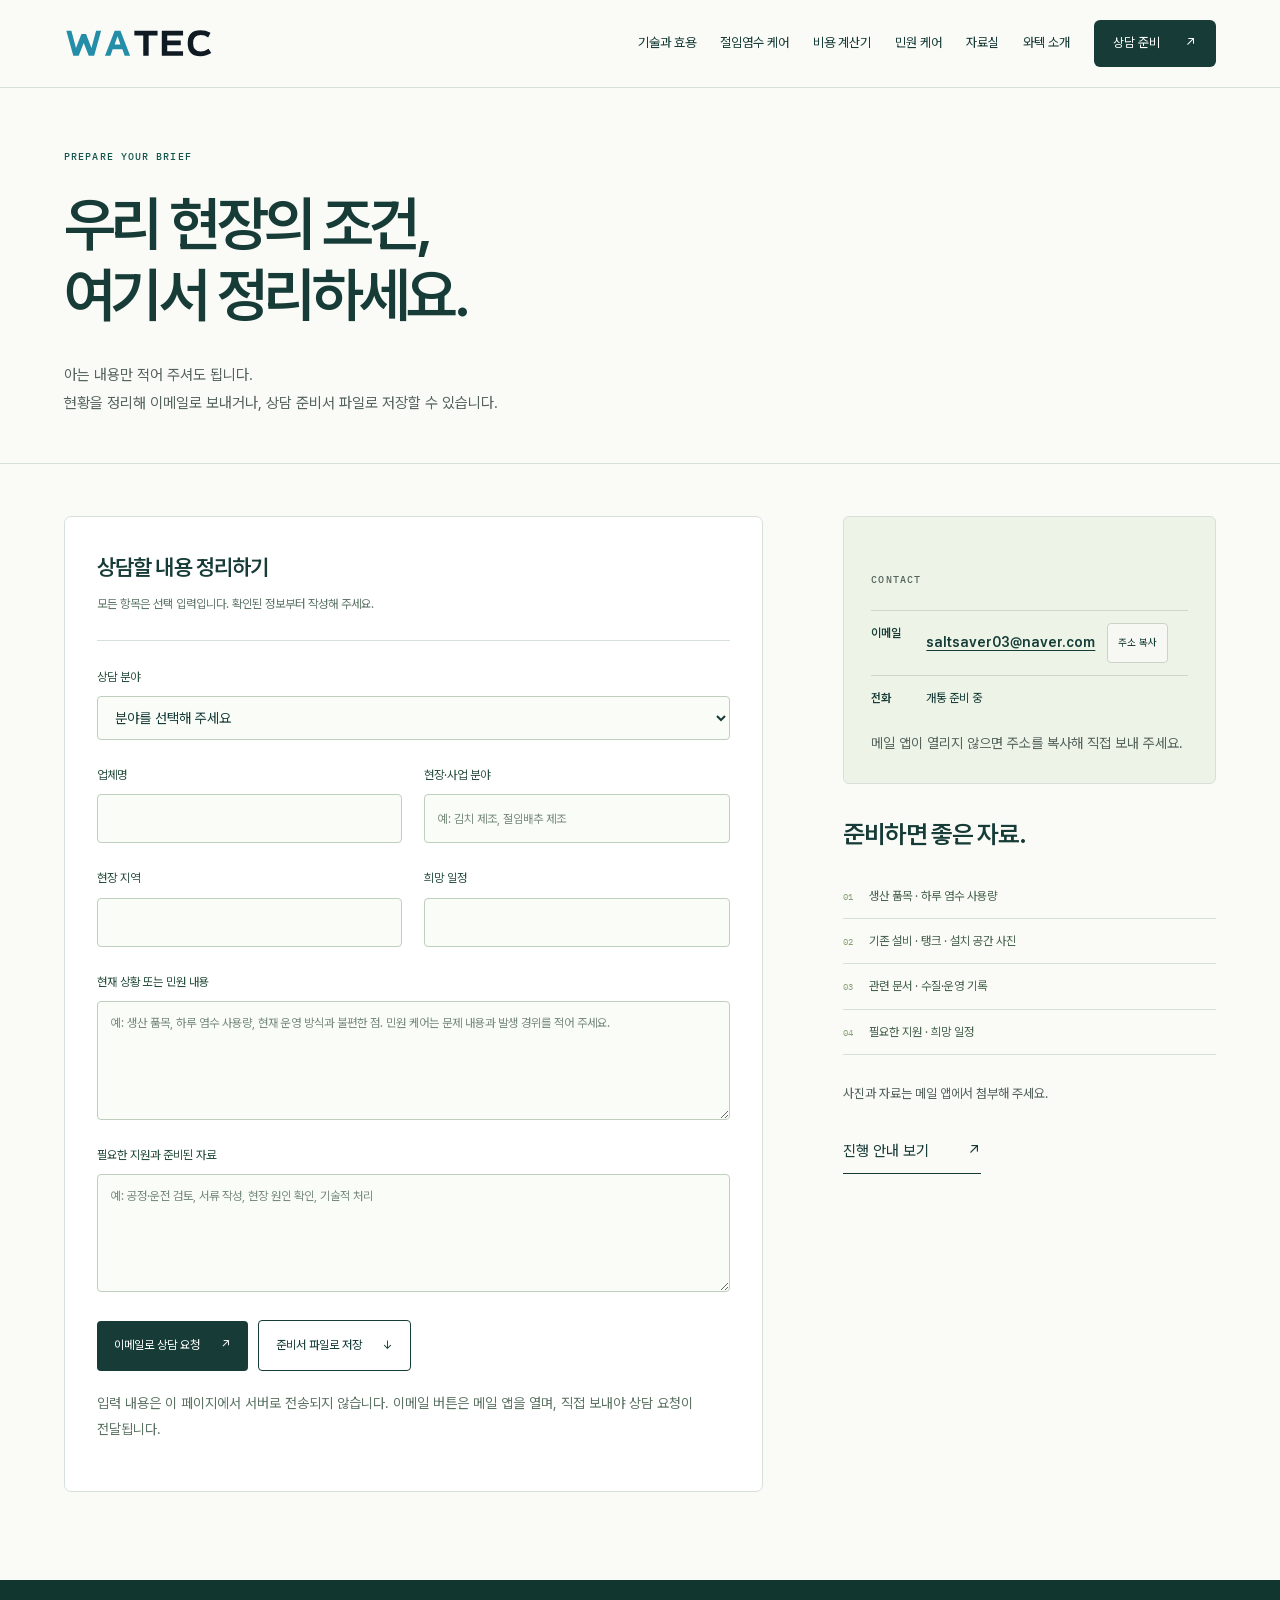
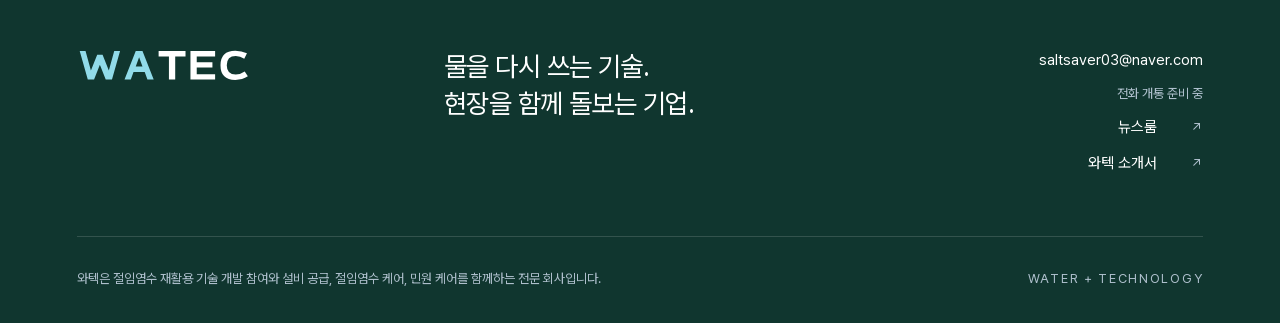
<file: inquiry.html>
<!doctype html><html lang="ko"><head><meta charset="utf-8"><meta name="viewport" content="width=device-width,initial-scale=1"><meta name="robots" content="noindex,nofollow"><meta name="description" content="상담 준비. 와텍은 절임염수 재활용 기술 개발 참여와 설비 공급, 절임염수 케어, 민원 케어를 함께하는 전문 회사입니다."><meta name="theme-color" content="#153c37"><meta property="og:type" content="website"><meta property="og:locale" content="ko_KR"><meta property="og:title" content="상담 준비 | WATEC 와텍"><meta property="og:description" content="와텍은 절임염수 재활용 기술 개발 참여와 설비 공급, 절임염수 케어, 민원 케어를 함께하는 전문 회사입니다."><title>상담 준비 | WATEC 와텍</title><link rel="icon" href="assets/favicon.svg?v=simple-3" type="image/svg+xml"><link rel="stylesheet" href="assets/fonts/pretendard/pretendard.css"><link rel="stylesheet" href="style.css?v=w27"><link rel="stylesheet" href="economics.css?v=w27"><link rel="stylesheet" href="postmodern.css?v=w29"><link rel="stylesheet" href="refinement.css?v=w31"></head><body class="inner-page refined-page route-inquiry"><a class="skip" href="#main">본문으로 이동</a><header class="header"><a class="brand" href="index.html" aria-label="WATEC 홈"><img src="assets/logo.svg?v=simple-3" width="174" height="36" alt="WATEC — WATER + TECHNOLOGY"></a><button class="menu-toggle" aria-label="메뉴 열기" aria-expanded="false" aria-controls="nav">메뉴 <span>＋</span></button><nav id="nav"><a href="technology.html">기술과 효용</a><a href="system.html">절임염수 케어</a><a href="economics.html">비용 계산기</a><a href="complaints.html">민원 케어</a><a href="resources.html">자료실</a><a href="about.html">와텍 소개</a><a class="nav-cta" href="inquiry.html" aria-current="page">상담 준비 <span aria-hidden="true">↗</span></a></nav></header><main id="main"><section class="page-heading"><p class="eyebrow">PREPARE YOUR BRIEF</p><h1>우리 현장의 조건, <br>여기서 정리하세요.</h1><p>아는 내용만 적어 주셔도 됩니다. <br>현황을 정리해 이메일로 보내거나, 상담 준비서 파일로 저장할 수 있습니다.</p></section><section class="section form-section"><form id="brief-form" data-email="saltsaver03@naver.com"><div class="r-form-intro"><strong>상담할 내용 정리하기</strong><p>모든 항목은 선택 입력입니다. 확인된 정보부터 작성해 주세요.</p></div><div class="form-grid"><label class="wide">상담 분야<select name="상담 분야" id="care-type"><option value="">분야를 선택해 주세요</option><option value="절임염수 케어">절임염수 케어</option><option value="민원 케어">민원 케어</option><option value="절임염수·민원 케어">절임염수·민원 케어</option></select></label><label>업체명<input name="업체명" autocomplete="organization" maxlength="100"></label><label>현장·사업 분야<input name="현장·사업 분야" placeholder="예: 김치 제조, 절임배추 제조" maxlength="100"></label><label>현장 지역<input name="현장 지역" maxlength="100"></label><label>희망 일정<input name="희망 일정" maxlength="100"></label><label class="wide">현재 상황 또는 민원 내용<textarea name="현재 상황 또는 민원 내용" rows="4" maxlength="3000" placeholder="예: 생산 품목, 하루 염수 사용량, 현재 운영 방식과 불편한 점. 민원 케어는 문제 내용과 발생 경위를 적어 주세요."></textarea></label><label class="wide">필요한 지원과 준비된 자료<textarea name="필요한 지원과 준비된 자료" rows="4" maxlength="3000" placeholder="예: 공정·운전 검토, 서류 작성, 현장 원인 확인, 기술적 처리"></textarea></label></div><div class="form-actions"><button class="primary-button" type="submit" name="action" value="mail">이메일로 상담 요청 <span aria-hidden="true">↗</span></button><button class="secondary-button" type="submit" name="action" value="save">준비서 파일로 저장 <span aria-hidden="true">↓</span></button></div><p class="form-note">입력 내용은 이 페이지에서 서버로 전송되지 않습니다. 이메일 버튼은 메일 앱을 열며, 직접 보내야 상담 요청이 전달됩니다.</p><p id="form-status" role="status" aria-live="polite"></p></form><aside><div class="contact-card"><p class="eyebrow">CONTACT</p><dl><div><dt>이메일</dt><dd><a href="mailto:saltsaver03@naver.com" id="contact-email">saltsaver03@naver.com</a><button class="copy-email" type="button" data-copy="saltsaver03@naver.com">주소 복사</button></dd></div><div><dt>전화</dt><dd>개통 준비 중</dd></div></dl><p class="contact-note">메일 앱이 열리지 않으면 주소를 복사해 직접 보내 주세요.</p></div><h2>준비하면 좋은 자료.</h2><ul class="r-prepare-list"><li><span>01</span>생산 품목 · 하루 염수 사용량</li><li><span>02</span>기존 설비 · 탱크 · 설치 공간 사진</li><li><span>03</span>관련 문서 · 수질·운영 기록</li><li><span>04</span>필요한 지원 · 희망 일정</li></ul><p>사진과 자료는 메일 앱에서 첨부해 주세요.</p><a class="text-link" href="process.html">진행 안내 보기 <span aria-hidden="true">↗</span></a></aside></section></main><footer><div class="footer-top"><img src="assets/logo-white.svg?v=simple-3" width="174" height="36" alt="WATEC — WATER + TECHNOLOGY"><p>물을 다시 쓰는 기술. <br>현장을 함께 돌보는 기업.</p><div class="footer-contact"><a href="mailto:saltsaver03@naver.com">saltsaver03@naver.com</a><span>전화 개통 준비 중</span><a href="press.html">뉴스룸 <span aria-hidden="true">↗</span></a><a href="resources.html">와텍 소개서 <span aria-hidden="true">↗</span></a></div></div><div class="footer-bottom"><p>와텍은 절임염수 재활용 기술 개발 참여와 설비 공급, 절임염수 케어, 민원 케어를 함께하는 전문 회사입니다.</p><span>WATER + TECHNOLOGY</span></div></footer><script src="calculator.js?v=w27"></script><script src="app.js?v=w27"></script></body></html>
</file>
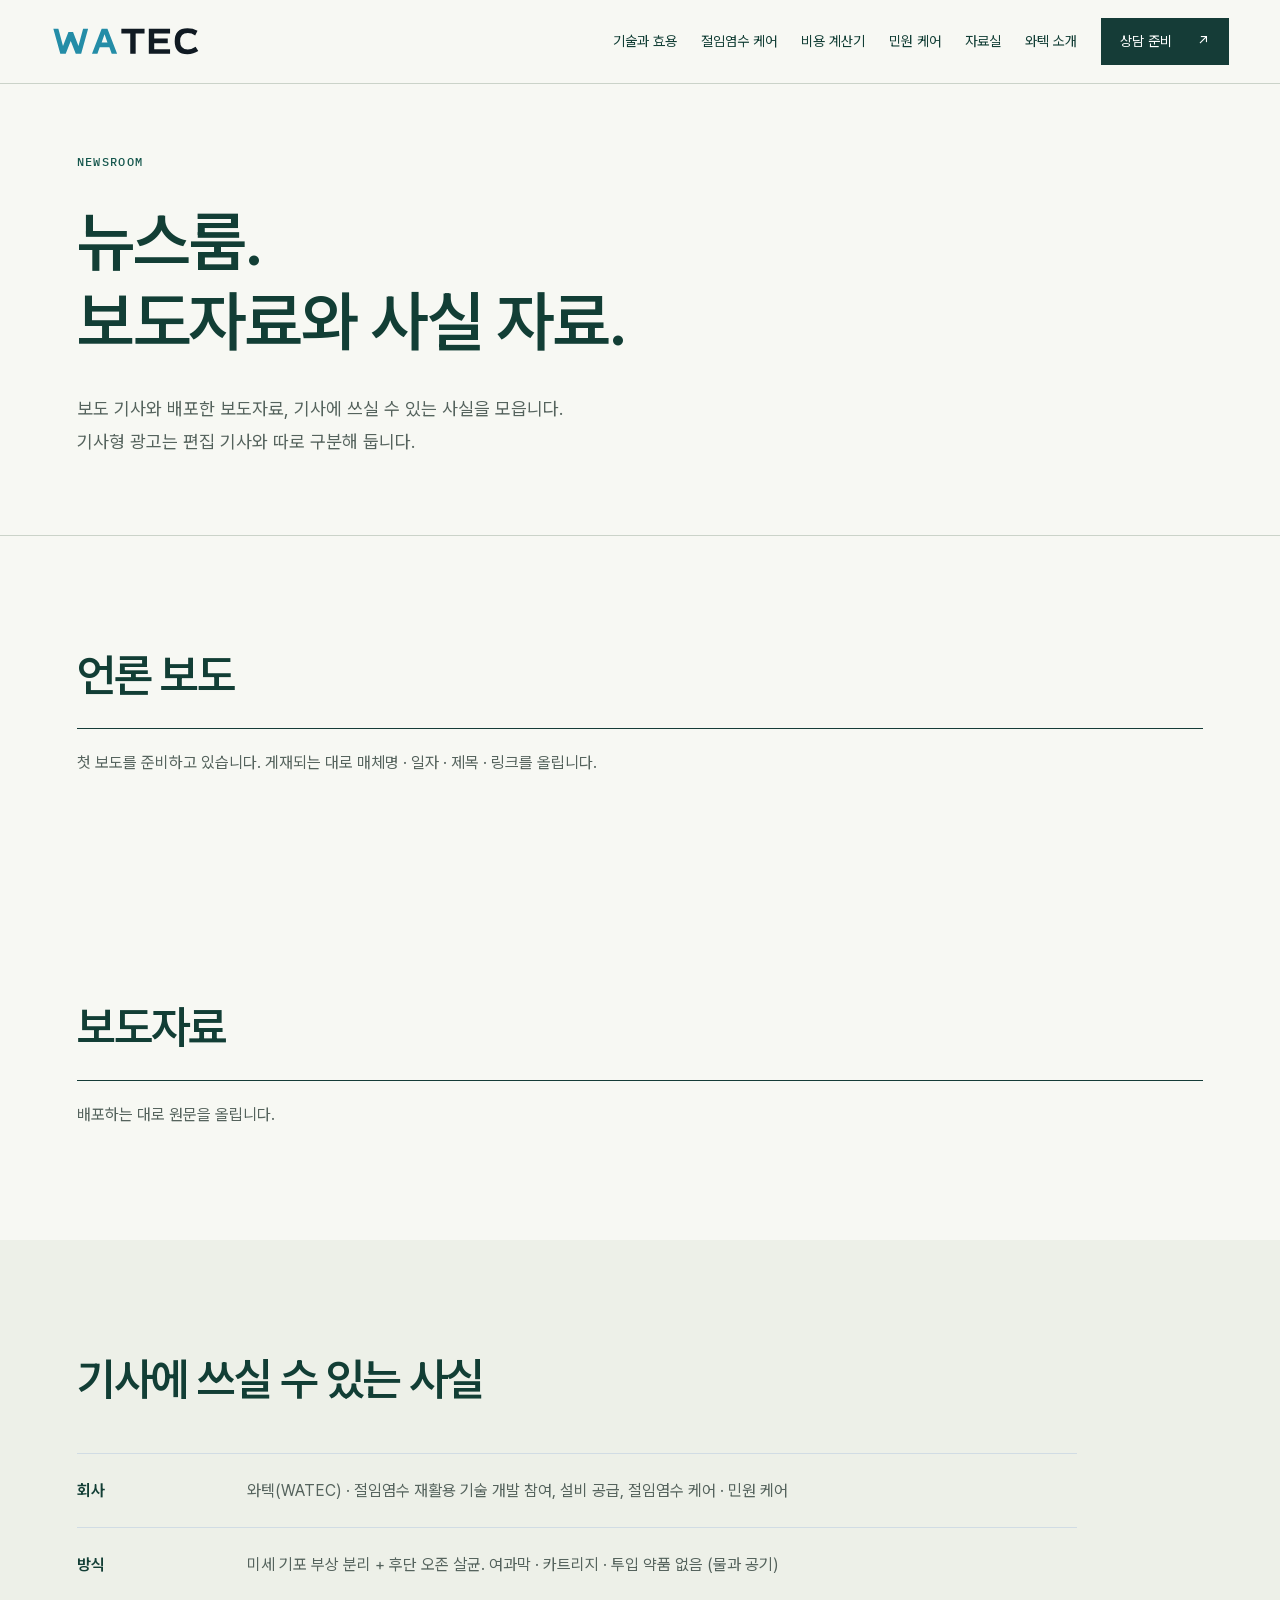
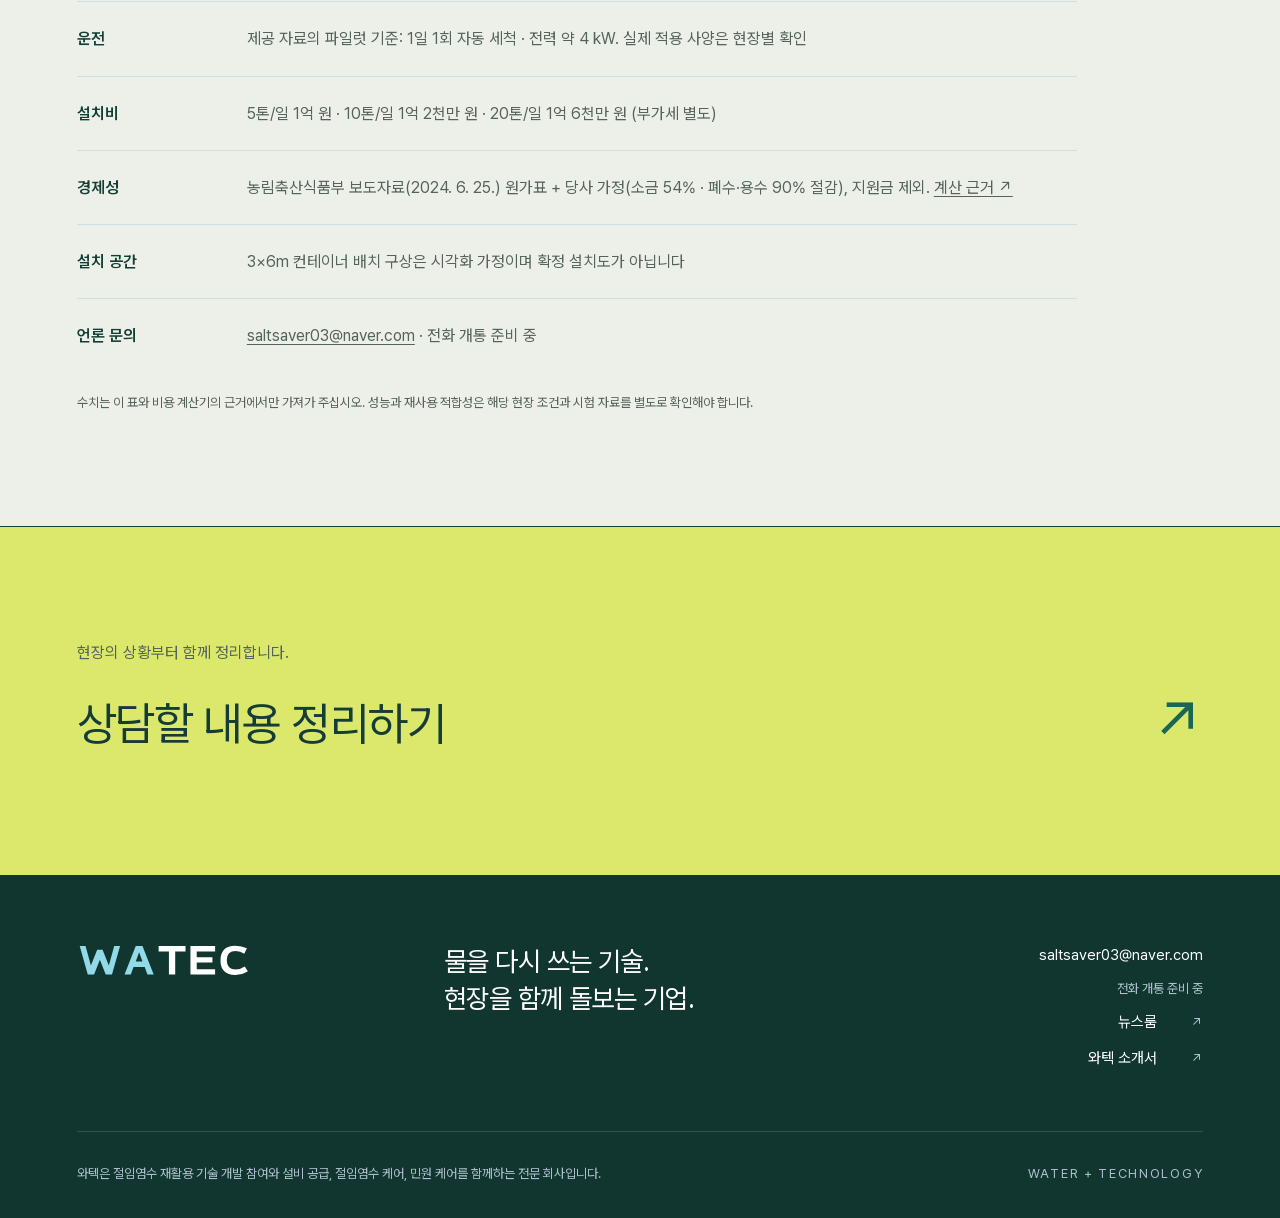
<file: press.html>
<!doctype html><html lang="ko"><head><meta charset="utf-8"><meta name="viewport" content="width=device-width,initial-scale=1"><meta name="robots" content="noindex,nofollow"><meta name="description" content="뉴스룸 · 언론 보도와 보도자료. 와텍은 절임염수 재활용 기술 개발 참여와 설비 공급, 절임염수 케어, 민원 케어를 함께하는 전문 회사입니다."><meta name="theme-color" content="#153c37"><meta property="og:type" content="website"><meta property="og:locale" content="ko_KR"><meta property="og:title" content="뉴스룸 · 언론 보도와 보도자료 | WATEC 와텍"><meta property="og:description" content="와텍은 절임염수 재활용 기술 개발 참여와 설비 공급, 절임염수 케어, 민원 케어를 함께하는 전문 회사입니다."><title>뉴스룸 · 언론 보도와 보도자료 | WATEC 와텍</title><link rel="icon" href="assets/favicon.svg?v=simple-3" type="image/svg+xml"><link rel="stylesheet" href="assets/fonts/pretendard/pretendard.css"><link rel="stylesheet" href="style.css?v=w27"><link rel="stylesheet" href="economics.css?v=w27"><link rel="stylesheet" href="postmodern.css?v=w29"></head><body class="inner-page"><a class="skip" href="#main">본문으로 이동</a><header class="header"><a class="brand" href="index.html" aria-label="WATEC 홈"><img src="assets/logo.svg?v=simple-3" width="174" height="36" alt="WATEC — WATER + TECHNOLOGY"></a><button class="menu-toggle" aria-label="메뉴 열기" aria-expanded="false" aria-controls="nav">메뉴 <span>＋</span></button><nav id="nav"><a href="technology.html">기술과 효용</a><a href="system.html">절임염수 케어</a><a href="economics.html">비용 계산기</a><a href="complaints.html">민원 케어</a><a href="resources.html">자료실</a><a href="about.html">와텍 소개</a><a class="nav-cta" href="inquiry.html">상담 준비 <span aria-hidden="true">↗</span></a></nav></header><main id="main"><section class="page-heading"><p class="eyebrow">NEWSROOM</p><h1>뉴스룸. <br>보도자료와 사실 자료.</h1><p>보도 기사와 배포한 보도자료, 기사에 쓰실 수 있는 사실을 모읍니다. <br>기사형 광고는 편집 기사와 따로 구분해 둡니다.</p></section><section class="section press-section"><h2>언론 보도</h2><p class="press-empty">첫 보도를 준비하고 있습니다. 게재되는 대로 매체명 · 일자 · 제목 · 링크를 올립니다.</p></section><section class="section press-section"><h2>보도자료</h2><p class="press-empty">배포하는 대로 원문을 올립니다.</p></section><section class="section spec-section press-facts"><h2>기사에 쓰실 수 있는 사실</h2><dl><div><dt>회사</dt><dd>와텍(WATEC) · 절임염수 재활용 기술 개발 참여, 설비 공급, 절임염수 케어 · 민원 케어</dd></div><div><dt>방식</dt><dd>미세 기포 부상 분리 + 후단 오존 살균. 여과막 · 카트리지 · 투입 약품 없음 (물과 공기)</dd></div><div><dt>운전</dt><dd>제공 자료의 파일럿 기준: 1일 1회 자동 세척 · 전력 약 4 kW. 실제 적용 사양은 현장별 확인</dd></div><div><dt>설치비</dt><dd>5톤/일 1억 원 · 10톤/일 1억 2천만 원 · 20톤/일 1억 6천만 원 (부가세 별도)</dd></div><div><dt>경제성</dt><dd>농림축산식품부 보도자료(2024. 6. 25.) 원가표 + 당사 가정(소금 54% · 폐수·용수 90% 절감), 지원금 제외. <a href="economics.html">계산 근거 ↗</a></dd></div><div><dt>설치 공간</dt><dd>3×6m 컨테이너 배치 구상은 시각화 가정이며 확정 설치도가 아닙니다</dd></div><div><dt>언론 문의</dt><dd><a href="mailto:saltsaver03@naver.com">saltsaver03@naver.com</a> · 전화 개통 준비 중</dd></div></dl><p class="muted">수치는 이 표와 비용 계산기의 근거에서만 가져가 주십시오. 성능과 재사용 적합성은 해당 현장 조건과 시험 자료를 별도로 확인해야 합니다.</p></section><section class="cta-section section"><p>현장의 상황부터 함께 정리합니다.</p><a href="inquiry.html">상담할 내용 정리하기<span aria-hidden="true">↗</span></a></section></main><footer><div class="footer-top"><img src="assets/logo-white.svg?v=simple-3" width="174" height="36" alt="WATEC — WATER + TECHNOLOGY"><p>물을 다시 쓰는 기술. <br>현장을 함께 돌보는 기업.</p><div class="footer-contact"><a href="mailto:saltsaver03@naver.com">saltsaver03@naver.com</a><span>전화 개통 준비 중</span><a href="press.html">뉴스룸 <span aria-hidden="true">↗</span></a><a href="resources.html">와텍 소개서 <span aria-hidden="true">↗</span></a></div></div><div class="footer-bottom"><p>와텍은 절임염수 재활용 기술 개발 참여와 설비 공급, 절임염수 케어, 민원 케어를 함께하는 전문 회사입니다.</p><span>WATER + TECHNOLOGY</span></div></footer><script src="calculator.js?v=w27"></script><script src="app.js?v=w27"></script></body></html>
</file>
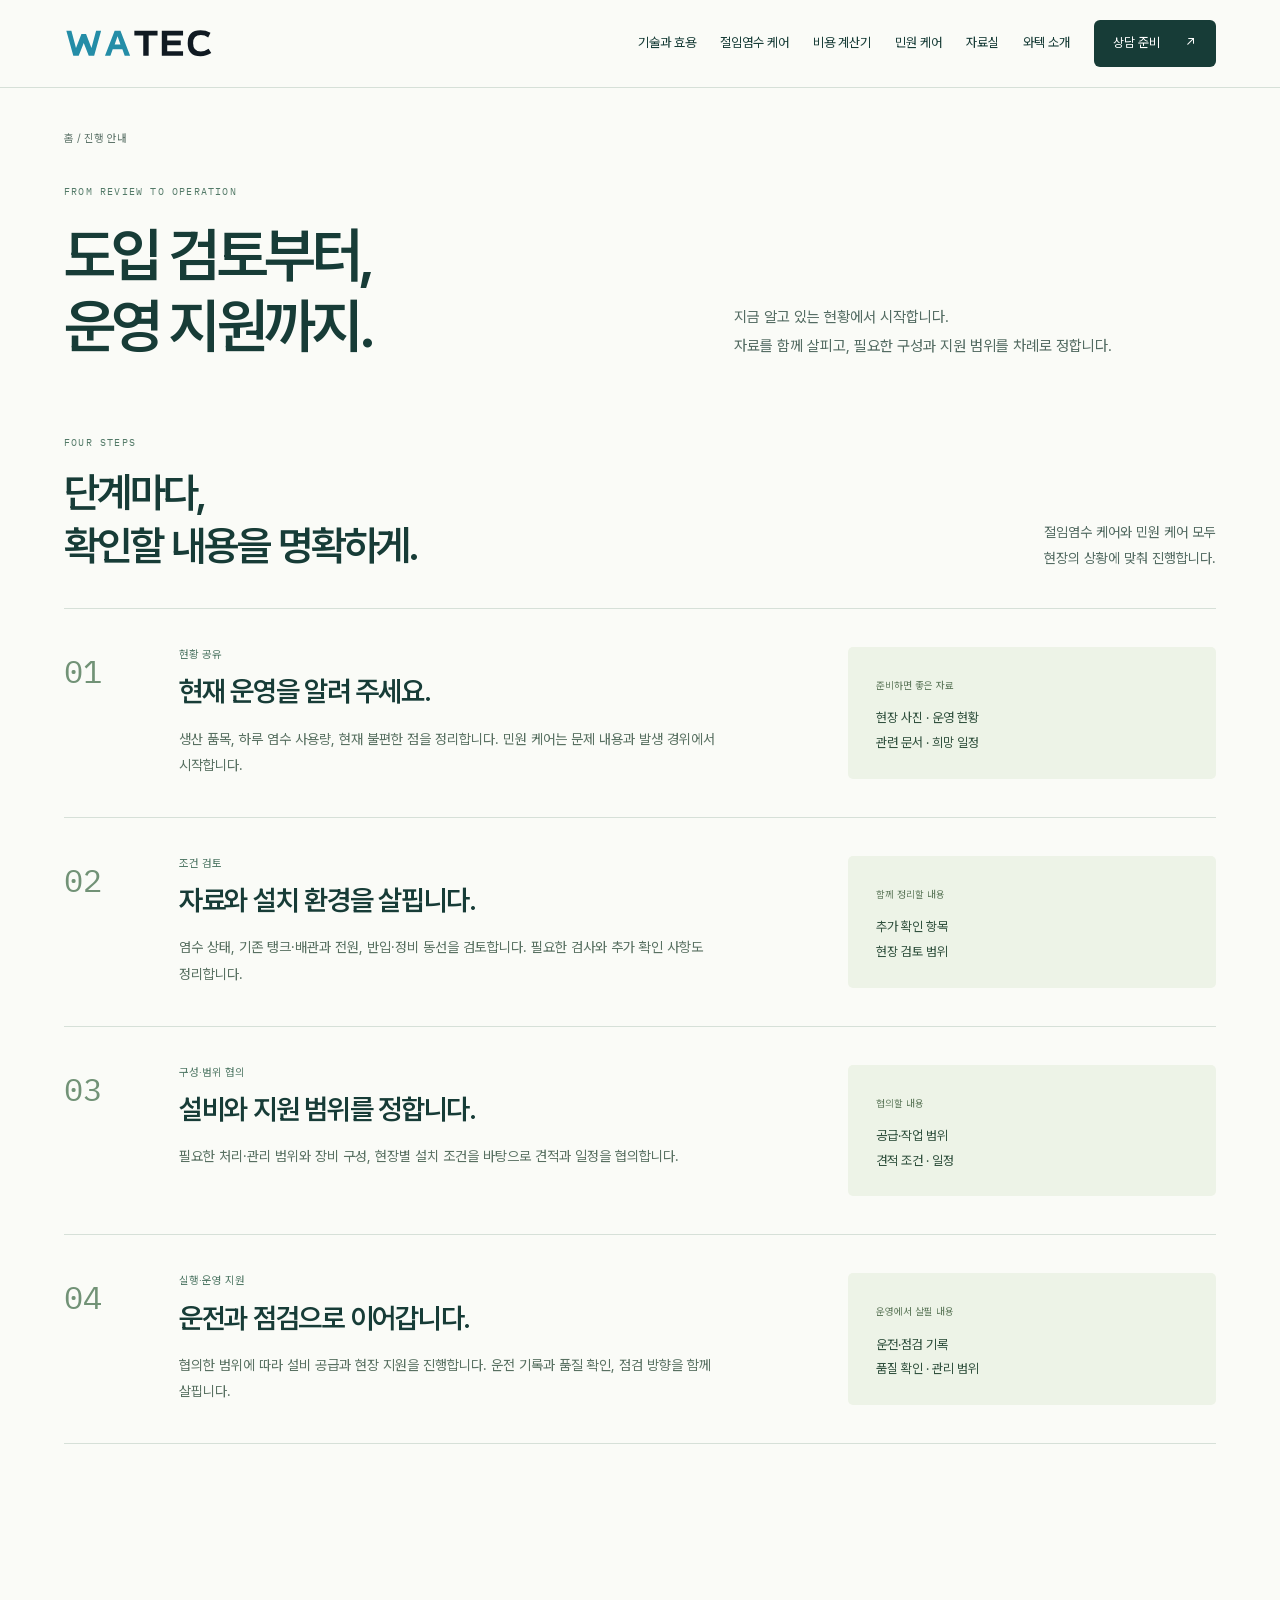
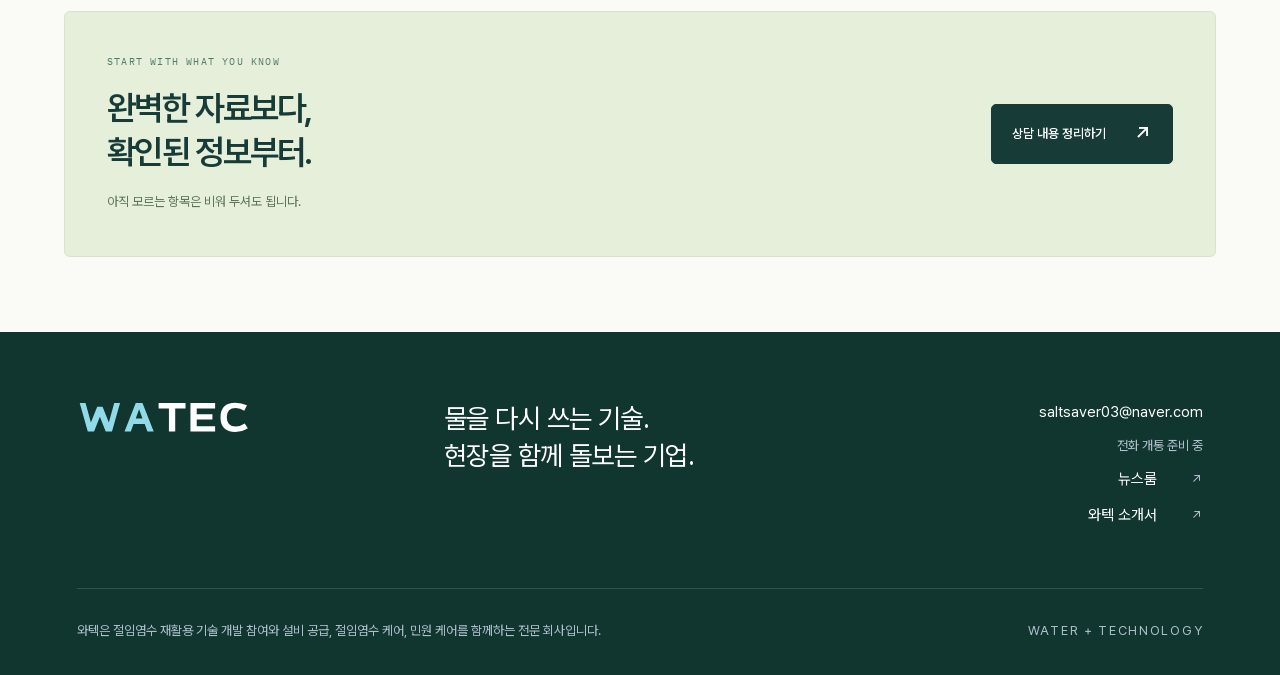
<file: process.html>
<!doctype html><html lang="ko"><head><meta charset="utf-8"><meta name="viewport" content="width=device-width,initial-scale=1"><meta name="robots" content="noindex,nofollow"><meta name="description" content="진행 안내 · 도입 검토에서 운영 지원까지. 와텍은 절임염수 재활용 기술 개발 참여와 설비 공급, 절임염수 케어, 민원 케어를 함께하는 전문 회사입니다."><meta name="theme-color" content="#153c37"><meta property="og:type" content="website"><meta property="og:locale" content="ko_KR"><meta property="og:title" content="진행 안내 · 도입 검토에서 운영 지원까지 | WATEC 와텍"><meta property="og:description" content="와텍은 절임염수 재활용 기술 개발 참여와 설비 공급, 절임염수 케어, 민원 케어를 함께하는 전문 회사입니다."><title>진행 안내 · 도입 검토에서 운영 지원까지 | WATEC 와텍</title><link rel="icon" href="assets/favicon.svg?v=simple-3" type="image/svg+xml"><link rel="stylesheet" href="assets/fonts/pretendard/pretendard.css"><link rel="stylesheet" href="style.css?v=w27"><link rel="stylesheet" href="economics.css?v=w27"><link rel="stylesheet" href="postmodern.css?v=w29"><link rel="stylesheet" href="refinement.css?v=w31"></head><body class="inner-page refined-page route-process"><a class="skip" href="#main">본문으로 이동</a><header class="header"><a class="brand" href="index.html" aria-label="WATEC 홈"><img src="assets/logo.svg?v=simple-3" width="174" height="36" alt="WATEC — WATER + TECHNOLOGY"></a><button class="menu-toggle" aria-label="메뉴 열기" aria-expanded="false" aria-controls="nav">메뉴 <span>＋</span></button><nav id="nav"><a href="technology.html">기술과 효용</a><a href="system.html">절임염수 케어</a><a href="economics.html">비용 계산기</a><a href="complaints.html">민원 케어</a><a href="resources.html">자료실</a><a href="about.html">와텍 소개</a><a class="nav-cta" href="inquiry.html">상담 준비 <span aria-hidden="true">↗</span></a></nav></header><main id="main"><section class="r-heading r-shell"><a class="r-breadcrumb" href="index.html">홈 / 진행 안내</a><div class="r-heading-row"><div><p class="r-kicker">FROM REVIEW TO OPERATION</p><h1>도입 검토부터, <br>운영 지원까지.</h1></div><p>지금 알고 있는 현황에서 시작합니다. <br>자료를 함께 살피고, 필요한 구성과 지원 범위를 차례로 정합니다.</p></div></section><section class="r-section r-shell r-journey"><div class="r-section-heading"><div><p class="r-kicker">FOUR STEPS</p><h2>단계마다, <br>확인할 내용을 명확하게.</h2></div><p>절임염수 케어와 민원 케어 모두 <br>현장의 상황에 맞춰 진행합니다.</p></div><ol class="r-journey-list">
<li><span class="r-step-number">01</span><div><p class="r-kicker">현황 공유</p><h3>현재 운영을 알려 주세요.</h3><p>생산 품목, 하루 염수 사용량, 현재 불편한 점을 정리합니다. 민원 케어는 문제 내용과 발생 경위에서 시작합니다.</p></div><div class="r-journey-deliverable"><span>준비하면 좋은 자료</span><p>현장 사진 · 운영 현황 <br>관련 문서 · 희망 일정</p></div></li>
<li><span class="r-step-number">02</span><div><p class="r-kicker">조건 검토</p><h3>자료와 설치 환경을 살핍니다.</h3><p>염수 상태, 기존 탱크·배관과 전원, 반입·정비 동선을 검토합니다. 필요한 검사와 추가 확인 사항도 정리합니다.</p></div><div class="r-journey-deliverable"><span>함께 정리할 내용</span><p>추가 확인 항목 <br>현장 검토 범위</p></div></li>
<li><span class="r-step-number">03</span><div><p class="r-kicker">구성·범위 협의</p><h3>설비와 지원 범위를 정합니다.</h3><p>필요한 처리·관리 범위와 장비 구성, 현장별 설치 조건을 바탕으로 견적과 일정을 협의합니다.</p></div><div class="r-journey-deliverable"><span>협의할 내용</span><p>공급·작업 범위 <br>견적 조건 · 일정</p></div></li>
<li><span class="r-step-number">04</span><div><p class="r-kicker">실행·운영 지원</p><h3>운전과 점검으로 이어갑니다.</h3><p>협의한 범위에 따라 설비 공급과 현장 지원을 진행합니다. 운전 기록과 품질 확인, 점검 방향을 함께 살핍니다.</p></div><div class="r-journey-deliverable"><span>운영에서 살필 내용</span><p>운전·점검 기록 <br>품질 확인 · 관리 범위</p></div></li>
</ol></section><section class="r-next r-shell"><div><p class="r-kicker">START WITH WHAT YOU KNOW</p><h2>완벽한 자료보다, <br>확인된 정보부터.</h2><p>아직 모르는 항목은 비워 두셔도 됩니다.</p></div><a class="r-button" href="inquiry.html">상담 내용 정리하기 <span aria-hidden="true">↗</span></a></section></main><footer><div class="footer-top"><img src="assets/logo-white.svg?v=simple-3" width="174" height="36" alt="WATEC — WATER + TECHNOLOGY"><p>물을 다시 쓰는 기술. <br>현장을 함께 돌보는 기업.</p><div class="footer-contact"><a href="mailto:saltsaver03@naver.com">saltsaver03@naver.com</a><span>전화 개통 준비 중</span><a href="press.html">뉴스룸 <span aria-hidden="true">↗</span></a><a href="resources.html">와텍 소개서 <span aria-hidden="true">↗</span></a></div></div><div class="footer-bottom"><p>와텍은 절임염수 재활용 기술 개발 참여와 설비 공급, 절임염수 케어, 민원 케어를 함께하는 전문 회사입니다.</p><span>WATER + TECHNOLOGY</span></div></footer><script src="calculator.js?v=w27"></script><script src="app.js?v=w27"></script></body></html>
</file>
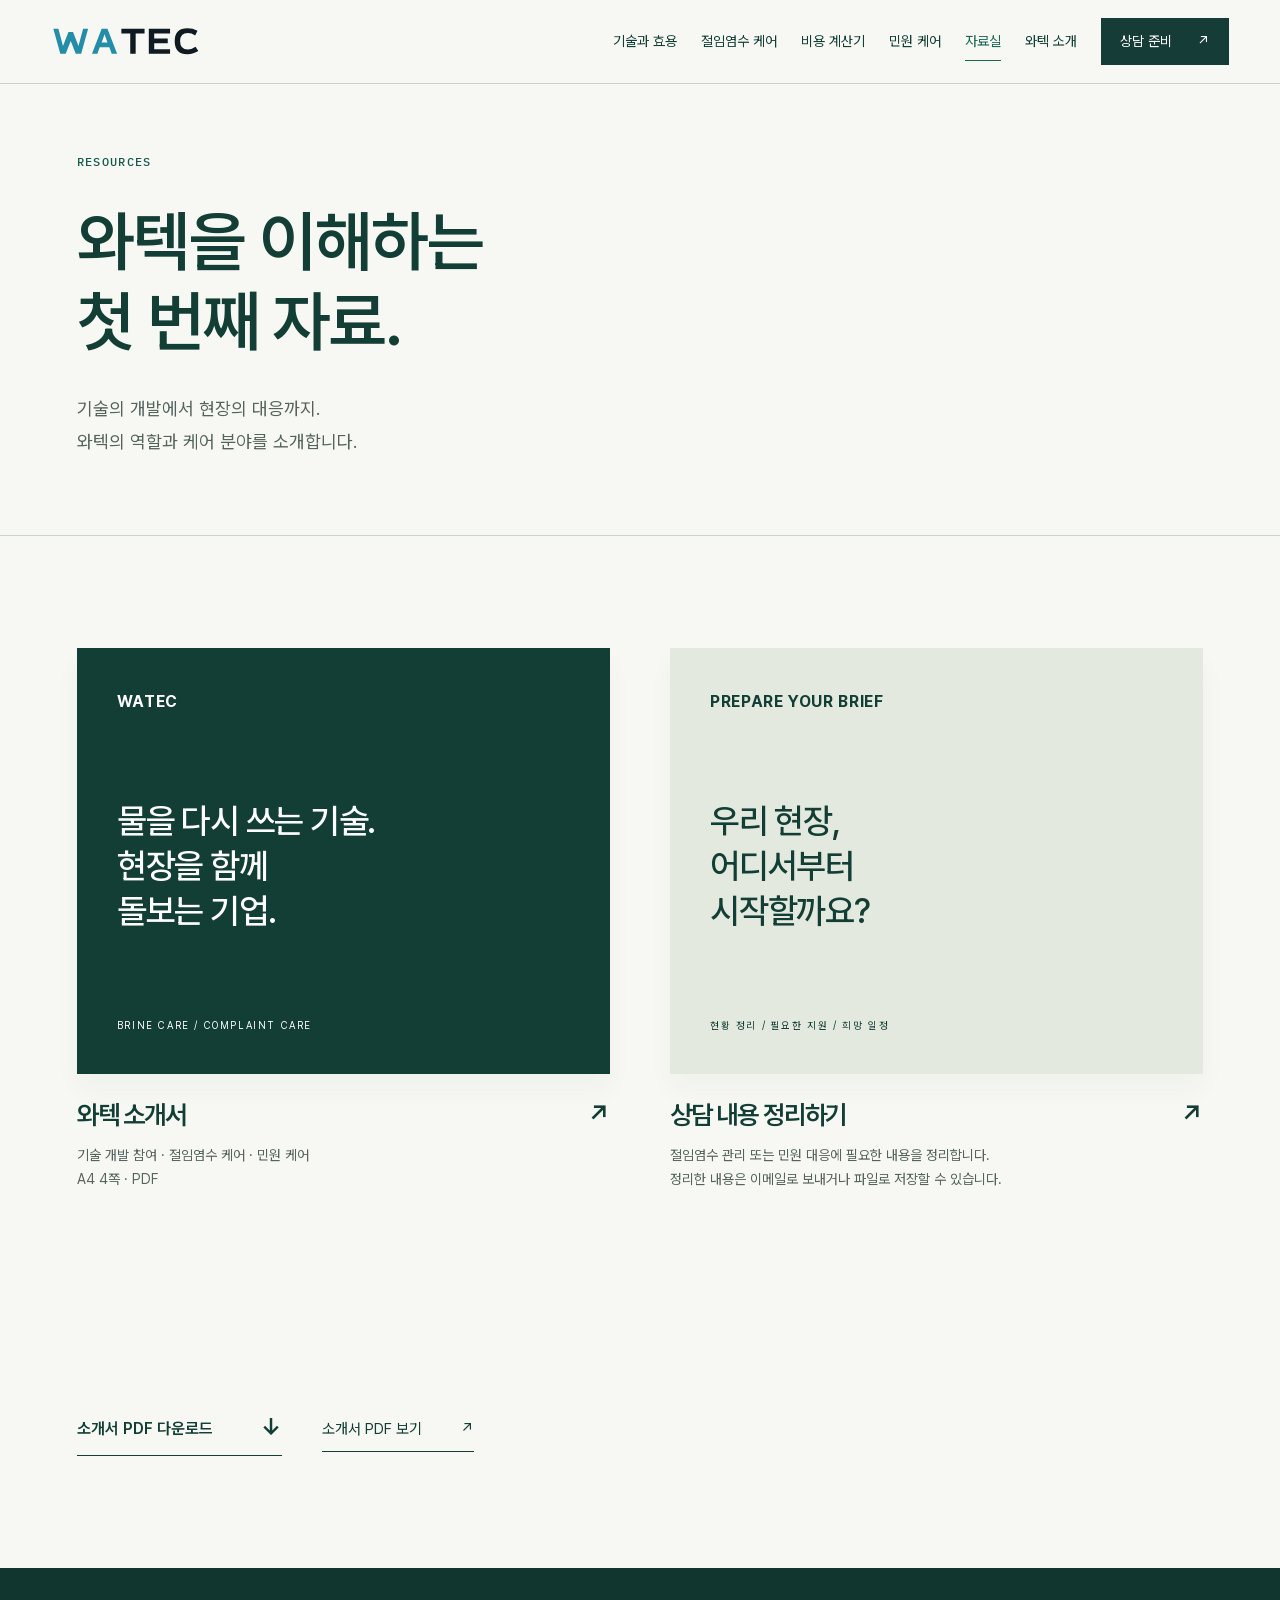
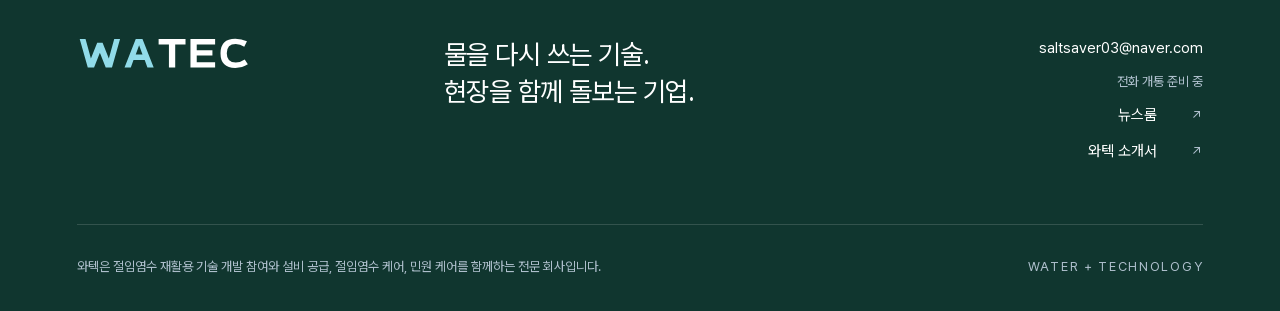
<file: resources.html>
<!doctype html><html lang="ko"><head><meta charset="utf-8"><meta name="viewport" content="width=device-width,initial-scale=1"><meta name="robots" content="noindex,nofollow"><meta name="description" content="자료실. 와텍은 절임염수 재활용 기술 개발 참여와 설비 공급, 절임염수 케어, 민원 케어를 함께하는 전문 회사입니다."><meta name="theme-color" content="#153c37"><meta property="og:type" content="website"><meta property="og:locale" content="ko_KR"><meta property="og:title" content="자료실 | WATEC 와텍"><meta property="og:description" content="와텍은 절임염수 재활용 기술 개발 참여와 설비 공급, 절임염수 케어, 민원 케어를 함께하는 전문 회사입니다."><title>자료실 | WATEC 와텍</title><link rel="icon" href="assets/favicon.svg?v=simple-3" type="image/svg+xml"><link rel="stylesheet" href="assets/fonts/pretendard/pretendard.css"><link rel="stylesheet" href="style.css?v=w27"><link rel="stylesheet" href="economics.css?v=w27"><link rel="stylesheet" href="postmodern.css?v=w29"></head><body class="inner-page"><a class="skip" href="#main">본문으로 이동</a><header class="header"><a class="brand" href="index.html" aria-label="WATEC 홈"><img src="assets/logo.svg?v=simple-3" width="174" height="36" alt="WATEC — WATER + TECHNOLOGY"></a><button class="menu-toggle" aria-label="메뉴 열기" aria-expanded="false" aria-controls="nav">메뉴 <span>＋</span></button><nav id="nav"><a href="technology.html">기술과 효용</a><a href="system.html">절임염수 케어</a><a href="economics.html">비용 계산기</a><a href="complaints.html">민원 케어</a><a href="resources.html" aria-current="page">자료실</a><a href="about.html">와텍 소개</a><a class="nav-cta" href="inquiry.html">상담 준비 <span aria-hidden="true">↗</span></a></nav></header><main id="main"><section class="page-heading"><p class="eyebrow">RESOURCES</p><h1>와텍을 이해하는 <br>첫 번째 자료.</h1><p>기술의 개발에서 현장의 대응까지. <br>와텍의 역할과 케어 분야를 소개합니다.</p></section><section class="section resource-covers"><a href="downloads/WATEC_소개서_R04.pdf" target="_blank" rel="noopener"><div class="doc-cover"><span>WATEC</span><strong>물을 다시 쓰는 기술. <br>현장을 함께 <br>돌보는 기업.</strong><small>BRINE CARE / COMPLAINT CARE</small></div><h2>와텍 소개서 <span>↗</span></h2><p>기술 개발 참여 · 절임염수 케어 · 민원 케어 <br>A4 4쪽 · PDF</p></a><a href="inquiry.html"><div class="doc-cover pale"><span>PREPARE YOUR BRIEF</span><strong>우리 현장, <br>어디서부터 <br>시작할까요?</strong><small>현황 정리 / 필요한 지원 / 희망 일정</small></div><h2>상담 내용 정리하기 <span>↗</span></h2><p>절임염수 관리 또는 민원 대응에 필요한 내용을 정리합니다. <br>정리한 내용은 이메일로 보내거나 파일로 저장할 수 있습니다.</p></a></section><section class="section resource-actions"><a class="link-arrow" href="downloads/WATEC_소개서_R04.pdf" download>소개서 PDF 다운로드 <span aria-hidden="true">↓</span></a><a class="text-link" href="downloads/WATEC_소개서_R04.pdf" target="_blank" rel="noopener">소개서 PDF 보기 <span aria-hidden="true">↗</span></a></section></main><footer><div class="footer-top"><img src="assets/logo-white.svg?v=simple-3" width="174" height="36" alt="WATEC — WATER + TECHNOLOGY"><p>물을 다시 쓰는 기술. <br>현장을 함께 돌보는 기업.</p><div class="footer-contact"><a href="mailto:saltsaver03@naver.com">saltsaver03@naver.com</a><span>전화 개통 준비 중</span><a href="press.html">뉴스룸 <span aria-hidden="true">↗</span></a><a href="resources.html">와텍 소개서 <span aria-hidden="true">↗</span></a></div></div><div class="footer-bottom"><p>와텍은 절임염수 재활용 기술 개발 참여와 설비 공급, 절임염수 케어, 민원 케어를 함께하는 전문 회사입니다.</p><span>WATER + TECHNOLOGY</span></div></footer><script src="calculator.js?v=w27"></script><script src="app.js?v=w27"></script></body></html>
</file>
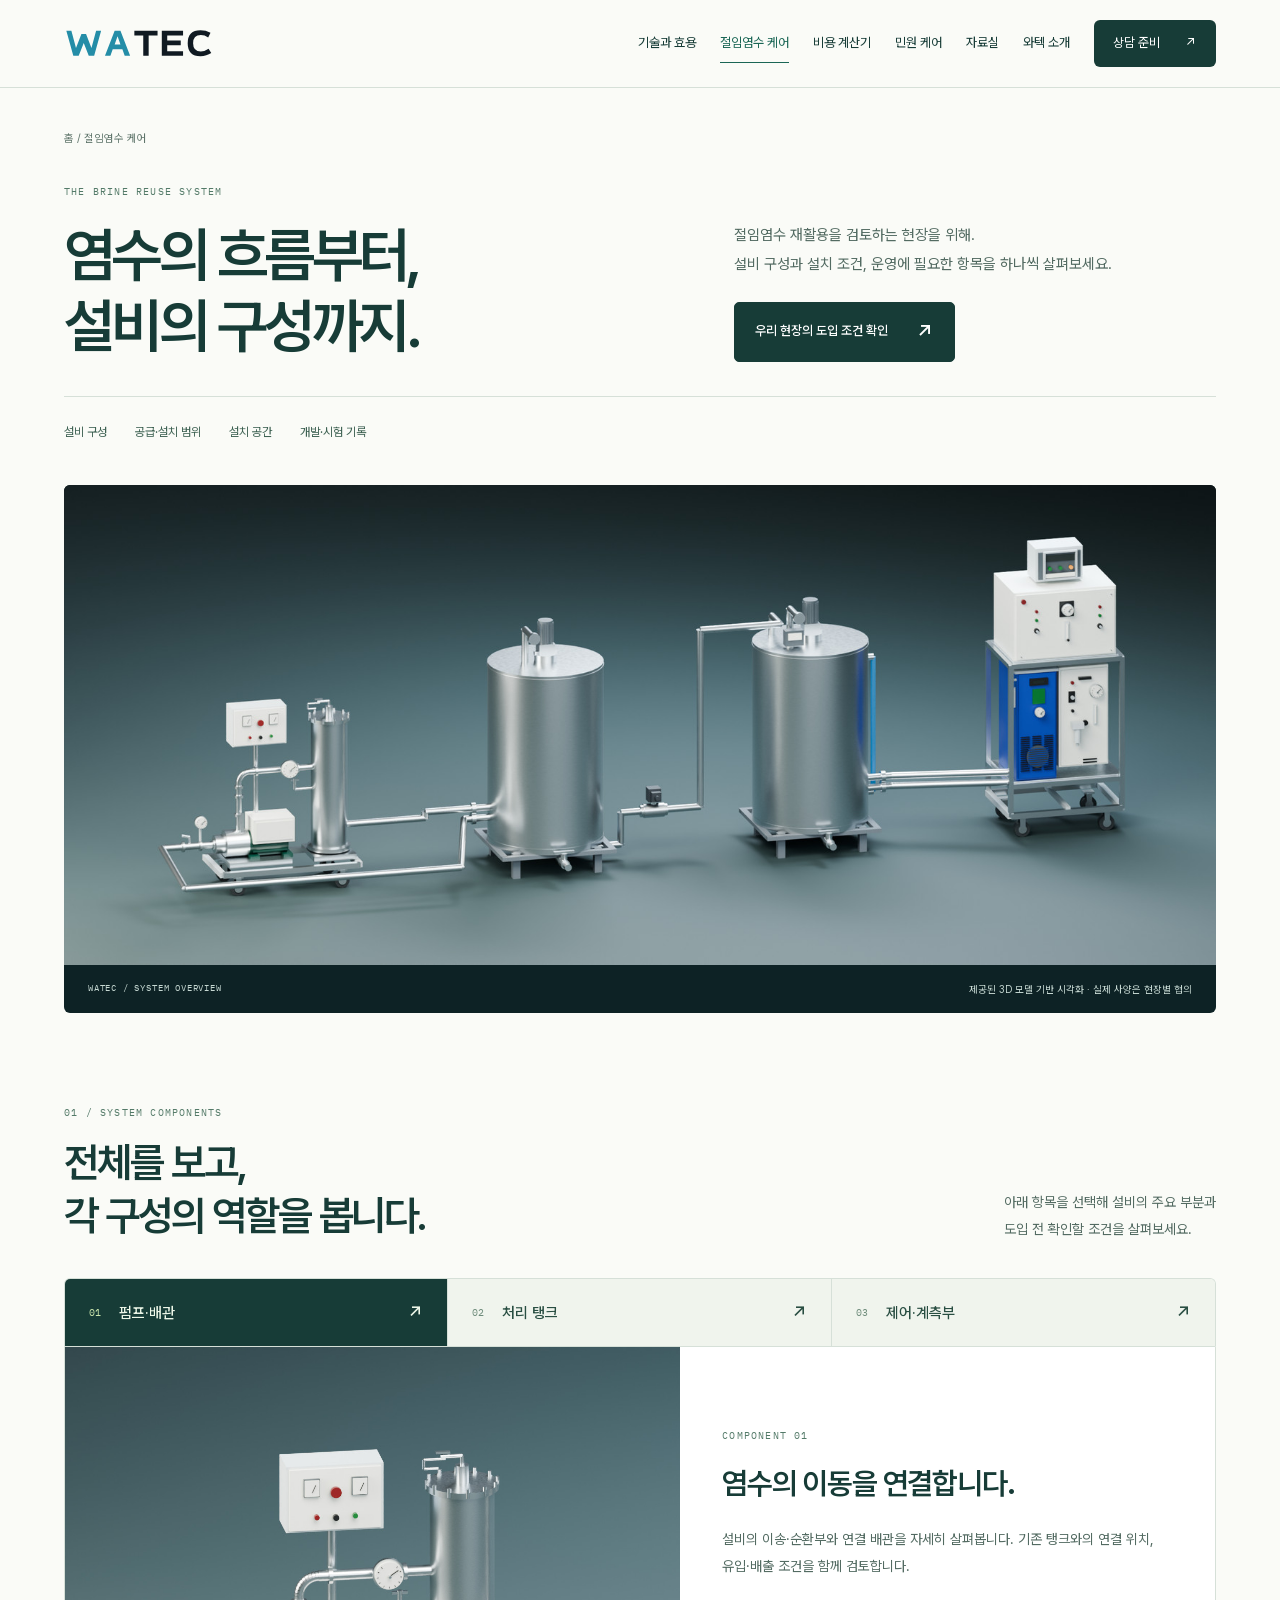
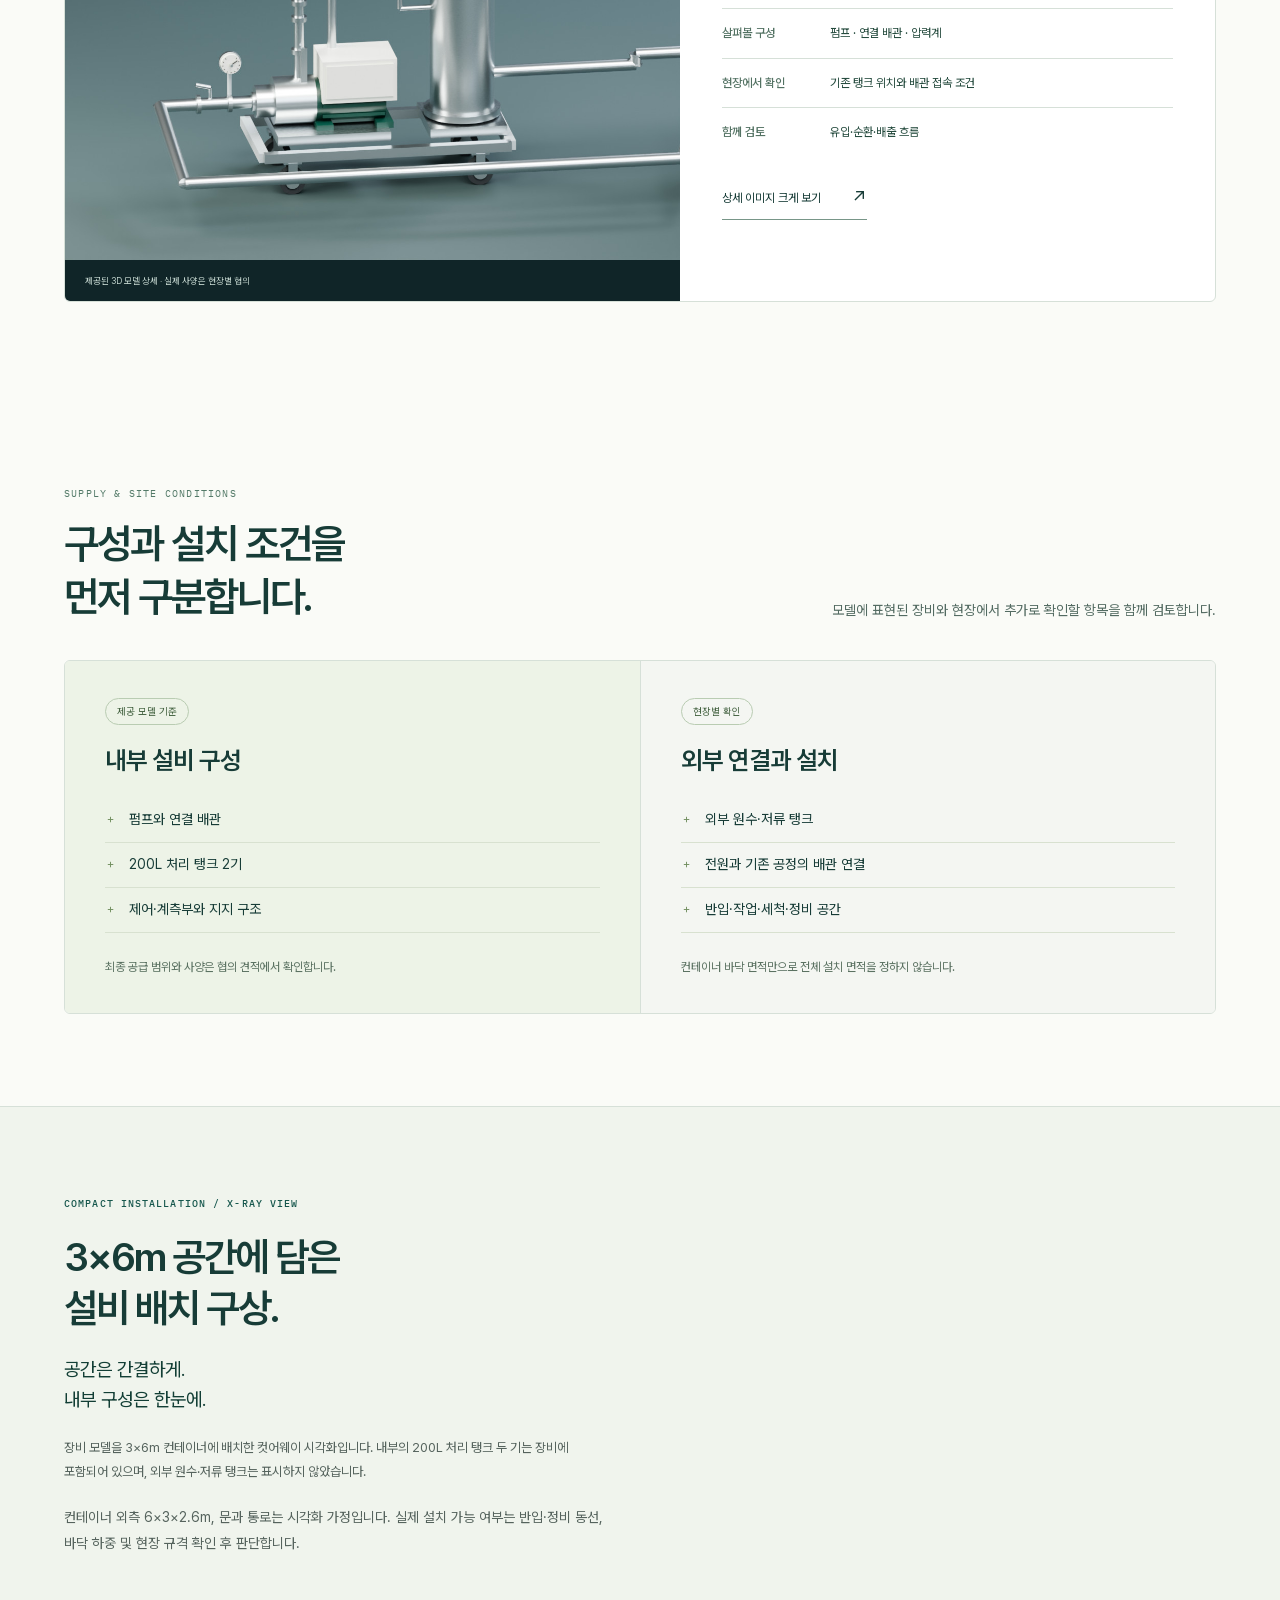
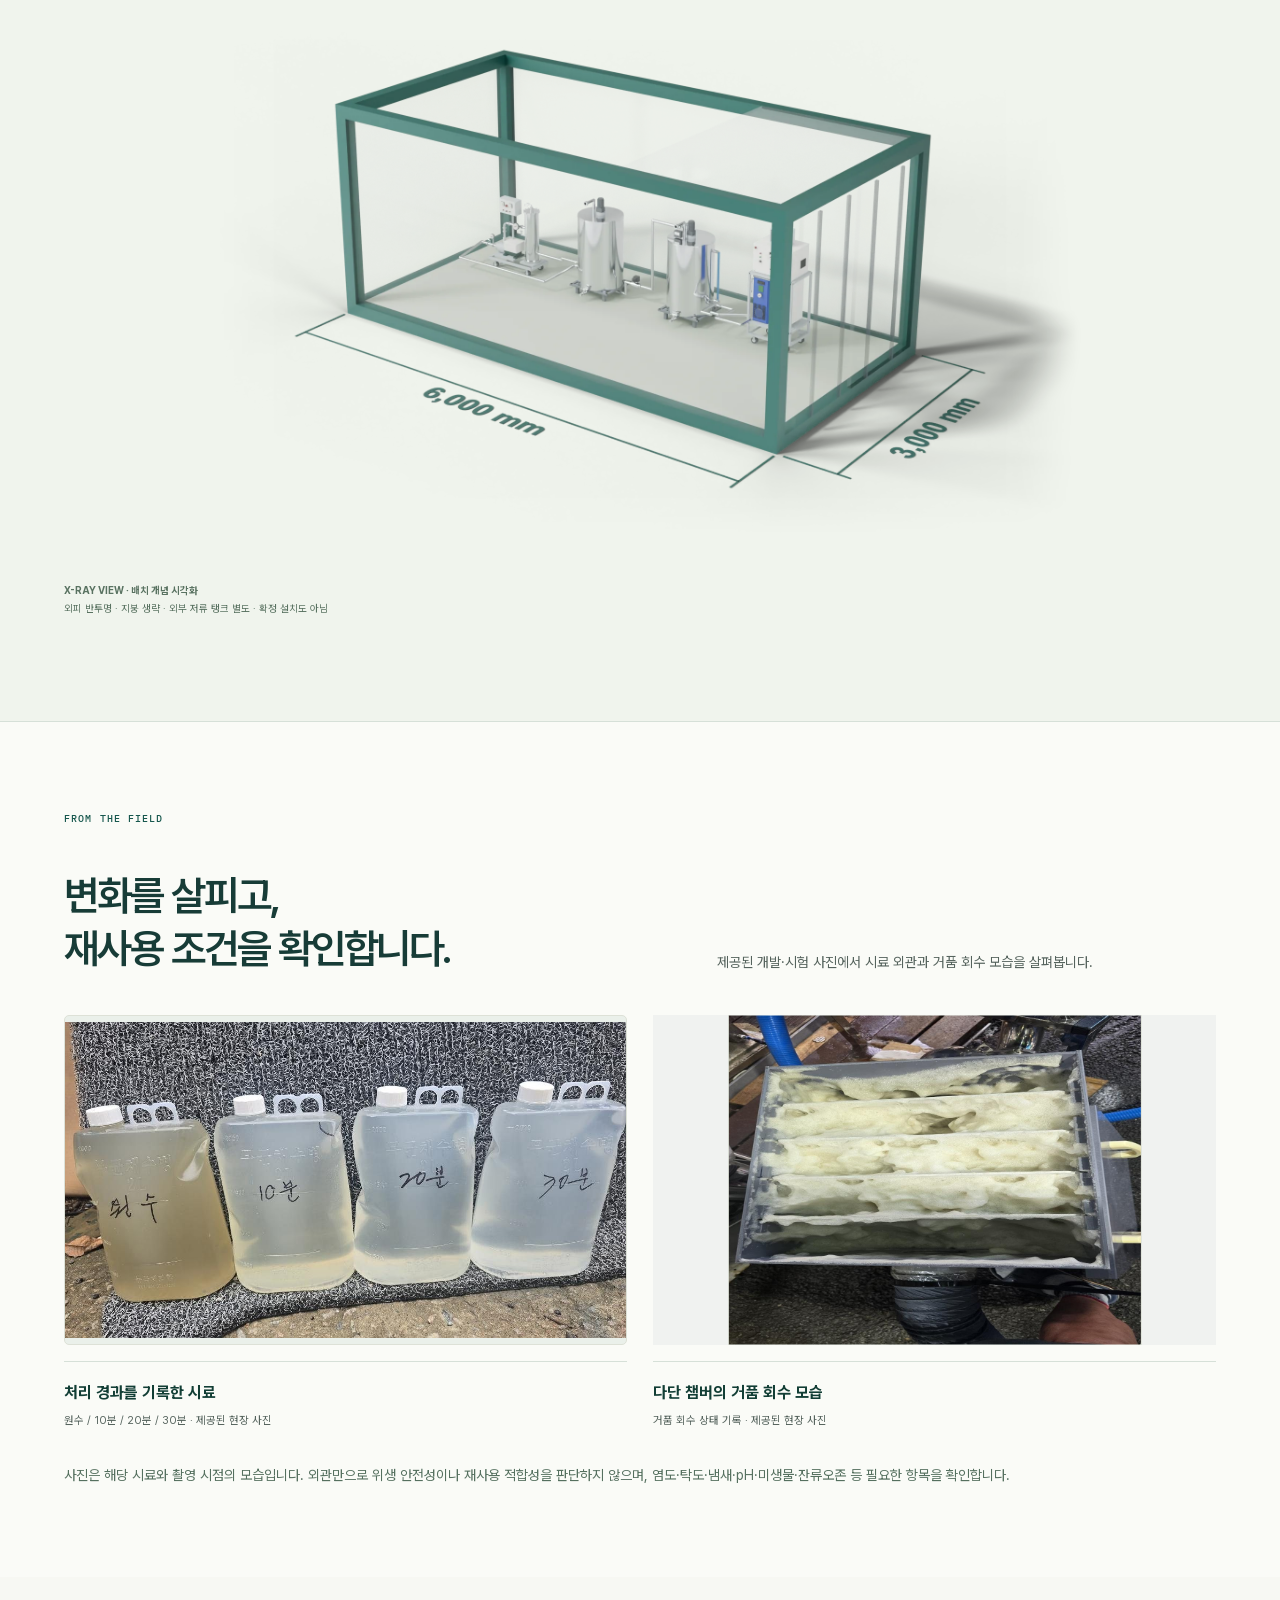
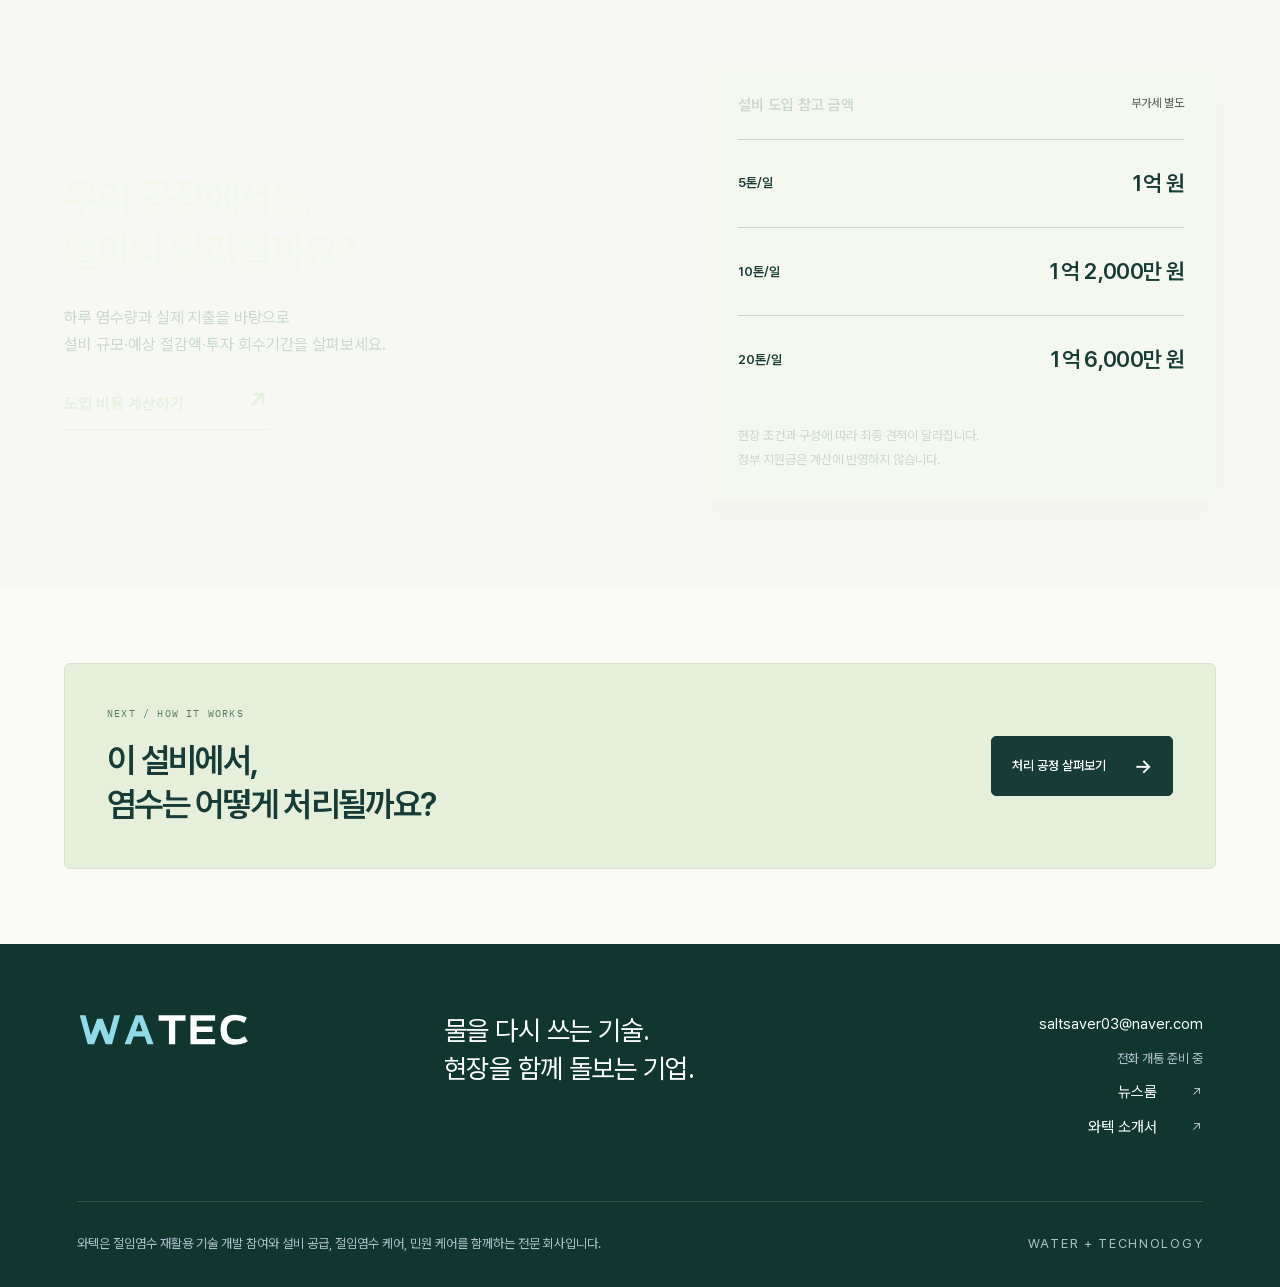
<file: system.html>
<!doctype html><html lang="ko"><head><meta charset="utf-8"><meta name="viewport" content="width=device-width,initial-scale=1"><meta name="robots" content="noindex,nofollow"><meta name="description" content="절임염수 케어 · 설비 구성과 설치 조건. 와텍은 절임염수 재활용 기술 개발 참여와 설비 공급, 절임염수 케어, 민원 케어를 함께하는 전문 회사입니다."><meta name="theme-color" content="#153c37"><meta property="og:type" content="website"><meta property="og:locale" content="ko_KR"><meta property="og:title" content="절임염수 케어 · 설비 구성과 설치 조건 | WATEC 와텍"><meta property="og:description" content="와텍은 절임염수 재활용 기술 개발 참여와 설비 공급, 절임염수 케어, 민원 케어를 함께하는 전문 회사입니다."><title>절임염수 케어 · 설비 구성과 설치 조건 | WATEC 와텍</title><link rel="icon" href="assets/favicon.svg?v=simple-3" type="image/svg+xml"><link rel="stylesheet" href="assets/fonts/pretendard/pretendard.css"><link rel="stylesheet" href="style.css?v=w27"><link rel="stylesheet" href="economics.css?v=w27"><link rel="stylesheet" href="postmodern.css?v=w29"><link rel="stylesheet" href="refinement.css?v=w31"></head><body class="inner-page refined-page route-system"><a class="skip" href="#main">본문으로 이동</a><header class="header"><a class="brand" href="index.html" aria-label="WATEC 홈"><img src="assets/logo.svg?v=simple-3" width="174" height="36" alt="WATEC — WATER + TECHNOLOGY"></a><button class="menu-toggle" aria-label="메뉴 열기" aria-expanded="false" aria-controls="nav">메뉴 <span>＋</span></button><nav id="nav"><a href="technology.html">기술과 효용</a><a href="system.html" aria-current="page">절임염수 케어</a><a href="economics.html">비용 계산기</a><a href="complaints.html">민원 케어</a><a href="resources.html">자료실</a><a href="about.html">와텍 소개</a><a class="nav-cta" href="inquiry.html">상담 준비 <span aria-hidden="true">↗</span></a></nav></header><main id="main"><section class="r-heading r-shell"><a class="r-breadcrumb" href="index.html">홈 / 절임염수 케어</a><div class="r-heading-row"><div><p class="r-kicker">THE BRINE REUSE SYSTEM</p><h1>염수의 흐름부터, <br>설비의 구성까지.</h1></div><div><p>절임염수 재활용을 검토하는 현장을 위해. <br>설비 구성과 설치 조건, 운영에 필요한 항목을 하나씩 살펴보세요.</p><a class="r-button" href="inquiry.html?care=brine">우리 현장의 도입 조건 확인 <span aria-hidden="true">↗</span></a></div></div><nav class="r-jump-nav" aria-label="설비 안내 목차"><a href="#components">설비 구성</a><a href="#supply">공급·설치 범위</a><a href="#installation">설치 공간</a><a href="#field-records">개발·시험 기록</a></nav></section><figure class="r-equipment-overview r-shell"><img class="" src="assets/watec-equipment-hero-w31.jpg" srcset="assets/watec-equipment-hero-w31-960.jpg 960w, assets/watec-equipment-hero-w31-1600.jpg 1600w, assets/watec-equipment-hero-w31.jpg 2400w" sizes="(max-width: 680px) 100vw, 90vw" width="2400" height="1000" alt="와텍 절임염수 재활용 설비의 펌프·배관, 처리 탱크 두 기와 제어반을 표현한 3D 시각화"><figcaption><span>WATEC / SYSTEM OVERVIEW</span><span>제공된 3D 모델 기반 시각화 · 실제 사양은 현장별 협의</span></figcaption></figure><section class="r-section r-shell" id="components"><div class="r-section-heading"><div><p class="r-kicker">01 / SYSTEM COMPONENTS</p><h2>전체를 보고, <br>각 구성의 역할을 봅니다.</h2></div><p>아래 항목을 선택해 설비의 주요 부분과 <br>도입 전 확인할 조건을 살펴보세요.</p></div><div class="r-explorer" data-r-tabs><div class="r-component-tabs" role="tablist" aria-label="설비 구성 상세" hidden><button role="tab" type="button" id="component-tab-0" aria-controls="component-panel-0" aria-selected="true" tabindex="0"><span>01</span>펌프·배관<span aria-hidden="true">↗</span></button><button role="tab" type="button" id="component-tab-1" aria-controls="component-panel-1" aria-selected="false" tabindex="-1"><span>02</span>처리 탱크<span aria-hidden="true">↗</span></button><button role="tab" type="button" id="component-tab-2" aria-controls="component-panel-2" aria-selected="false" tabindex="-1"><span>03</span>제어·계측부<span aria-hidden="true">↗</span></button></div><article class="r-component-panel" role="tabpanel" id="component-panel-0" aria-labelledby="component-tab-0" tabindex="0"><figure><img src="assets/watec-circulation-w31.jpg" srcset="assets/watec-circulation-w31-600.jpg 600w, assets/watec-circulation-w31.jpg 1200w" sizes="(max-width: 680px) 88vw, 50vw" width="1200" height="1000" loading="lazy" alt="펌프, 수직 용기, 압력계와 연결 배관의 모델 상세"><figcaption>제공된 3D 모델 상세 · 실제 사양은 현장별 협의</figcaption></figure><div class="r-component-copy"><p class="r-kicker">COMPONENT 01</p><h3>염수의 이동을 연결합니다.</h3><p>설비의 이송·순환부와 연결 배관을 자세히 살펴봅니다. 기존 탱크와의 연결 위치, 유입·배출 조건을 함께 검토합니다.</p><dl><div><dt>살펴볼 구성</dt><dd>펌프 · 연결 배관 · 압력계</dd></div><div><dt>현장에서 확인</dt><dd>기존 탱크 위치와 배관 접속 조건</dd></div><div><dt>함께 검토</dt><dd>유입·순환·배출 흐름</dd></div></dl><a class="r-link" href="assets/watec-circulation-w31.jpg" target="_blank" rel="noopener">상세 이미지 크게 보기 <span aria-hidden="true">↗</span></a></div></article><article class="r-component-panel" role="tabpanel" id="component-panel-1" aria-labelledby="component-tab-1" tabindex="0"><figure><img src="assets/watec-tanks-w31.jpg" srcset="assets/watec-tanks-w31-600.jpg 600w, assets/watec-tanks-w31.jpg 1200w" sizes="(max-width: 680px) 88vw, 50vw" width="1200" height="1000" loading="lazy" alt="두 개의 처리 탱크와 연결 배관을 보여 주는 모델 상세"><figcaption>제공된 3D 모델 상세 · 실제 사양은 현장별 협의</figcaption></figure><div class="r-component-copy"><p class="r-kicker">COMPONENT 02</p><h3>처리와 관리의 중심이 됩니다.</h3><p>제공된 구성 모델에는 200L 처리 탱크 두 기가 포함되어 있습니다. 외부 원수·저류 탱크는 별도로 검토합니다.</p><dl><div><dt>모델에 포함</dt><dd>200L 처리 탱크 × 2기</dd></div><div><dt>현장에서 확인</dt><dd>작업·세척·정비 접근 공간</dd></div><div><dt>함께 검토</dt><dd>후단 처리와 염도 보정 범위</dd></div></dl><a class="r-link" href="assets/watec-tanks-w31.jpg" target="_blank" rel="noopener">상세 이미지 크게 보기 <span aria-hidden="true">↗</span></a></div></article><article class="r-component-panel" role="tabpanel" id="component-panel-2" aria-labelledby="component-tab-2" tabindex="0"><figure><img src="assets/watec-control-w31.jpg" srcset="assets/watec-control-w31-600.jpg 600w, assets/watec-control-w31.jpg 1200w" sizes="(max-width: 680px) 88vw, 50vw" width="1200" height="1000" loading="lazy" alt="제어반, 계기, 하부 장치와 지지 프레임의 모델 상세"><figcaption>제공된 3D 모델 상세 · 실제 사양은 현장별 협의</figcaption></figure><div class="r-component-copy"><p class="r-kicker">COMPONENT 03</p><h3>운전 상태를 확인합니다.</h3><p>계기와 제어반을 통해 운전 상태를 확인하는 구성을 표현했습니다. 현장에 필요한 계측 항목, 점검 방식과 운영 지원 범위를 정합니다.</p><dl><div><dt>살펴볼 구성</dt><dd>제어반 · 계기 · 보조 장치</dd></div><div><dt>현장에서 확인</dt><dd>전원과 설치 환경</dd></div><div><dt>함께 검토</dt><dd>운전 기록 · 점검 · 관리 범위</dd></div></dl><a class="r-link" href="assets/watec-control-w31.jpg" target="_blank" rel="noopener">상세 이미지 크게 보기 <span aria-hidden="true">↗</span></a></div></article></div></section><section class="r-section r-shell" id="supply"><div class="r-section-heading"><div><p class="r-kicker">SUPPLY & SITE CONDITIONS</p><h2>구성과 설치 조건을 <br>먼저 구분합니다.</h2></div><p>모델에 표현된 장비와 현장에서 추가로 확인할 항목을 함께 검토합니다.</p></div><div class="r-scope-grid"><article><span class="r-label">제공 모델 기준</span><h3>내부 설비 구성</h3><ul><li>펌프와 연결 배관</li><li>200L 처리 탱크 2기</li><li>제어·계측부와 지지 구조</li></ul><p>최종 공급 범위와 사양은 협의 견적에서 확인합니다.</p></article><article><span class="r-label">현장별 확인</span><h3>외부 연결과 설치</h3><ul><li>외부 원수·저류 탱크</li><li>전원과 기존 공정의 배관 연결</li><li>반입·작업·세척·정비 공간</li></ul><p>컨테이너 바닥 면적만으로 전체 설치 면적을 정하지 않습니다.</p></article></div></section><section class="section installation-section container-updated" id="installation"><div class="installation-copy"><p class="eyebrow">COMPACT INSTALLATION / X-RAY VIEW</p><h2>3×6m 공간에 담은 <br>설비 배치 구상.</h2><p class="installation-lead">공간은 간결하게. <br>내부 구성은 한눈에.</p><p>장비 모델을 3×6m 컨테이너에 배치한 컷어웨이 시각화입니다. 내부의 200L 처리 탱크 두 기는 장비에 포함되어 있으며, 외부 원수·저류 탱크는 표시하지 않았습니다.</p><p class="scope-note">컨테이너 외측 6×3×2.6m, 문과 통로는 시각화 가정입니다. 실제 설치 가능 여부는 반입·정비 동선, 바닥 하중 및 현장 규격 확인 후 판단합니다.</p></div><figure class="installation-figure container-render"><picture><source media="(max-width: 760px)" type="image/webp" srcset="assets/container-xray-portrait.webp" width="1200" height="1500"><source media="(max-width: 760px)" srcset="assets/container-xray-portrait.png" width="1200" height="1500"><source type="image/webp" srcset="assets/container-xray.webp"><img loading="lazy" src="assets/container-xray.png" width="1920" height="1200" alt="3×6m 컨테이너의 반투명 외피 안에 처리장비를 배치하고 바닥에 6,000mm·3,000mm 치수를 표시한 배치 개념 렌더링"></picture><figcaption><strong>X-RAY VIEW · 배치 개념 시각화</strong> <br>외피 반투명 · 지붕 생략 · 외부 저류 탱크 별도 · 확정 설치도 아님</figcaption></figure></section><section class="section field-evidence" id="field-records"><div class="evidence-heading"><p class="eyebrow">FROM THE FIELD</p><h2>변화를 살피고, <br>재사용 조건을 확인합니다.</h2><p>제공된 개발·시험 사진에서 시료 외관과 거품 회수 모습을 살펴봅니다.</p></div><div class="evidence-grid"><figure><img loading="lazy" src="assets/highsalt-series.jpg" width="1049" height="591" alt="원수, 10분, 20분, 30분이라고 적힌 네 개의 현장 염수 시료"><figcaption><strong>처리 경과를 기록한 시료</strong>원수 / 10분 / 20분 / 30분 · 제공된 현장 사진</figcaption></figure><figure><div class="foam-rotate"><img loading="lazy" src="assets/foam-chamber.jpg" width="898" height="1126" alt="다단 챔버에 모인 거품을 위에서 촬영한 현장 사진"></div><figcaption><strong>다단 챔버의 거품 회수 모습</strong>거품 회수 상태 기록 · 제공된 현장 사진</figcaption></figure></div><p class="scope-note">사진은 해당 시료와 촬영 시점의 모습입니다. 외관만으로 위생 안전성이나 재사용 적합성을 판단하지 않으며, 염도·탁도·냄새·pH·미생물·잔류오존 등 필요한 항목을 확인합니다.</p></section><section class="section economics-teaser"><div><p class="eyebrow">CHECK YOUR NUMBERS</p><h2>우리 공장에서는, <br>얼마나 달라질까요?</h2><p>하루 염수량과 실제 지출을 바탕으로 <br>설비 규모·예상 절감액·투자 회수기간을 살펴보세요.</p><a class="link-arrow" href="economics.html">도입 비용 계산하기 <span aria-hidden="true">↗</span></a></div><div class="price-preview"><p>설비 도입 참고 금액 <small>부가세 별도</small></p><dl><div><dt>5톤/일</dt><dd>1억 원</dd></div><div><dt>10톤/일</dt><dd>1억 2,000만 원</dd></div><div><dt>20톤/일</dt><dd>1억 6,000만 원</dd></div></dl><p class="scope-note">현장 조건과 구성에 따라 최종 견적이 달라집니다. <br>정부 지원금은 계산에 반영하지 않습니다.</p></div></section><section class="r-next r-shell"><div><p class="r-kicker">NEXT / HOW IT WORKS</p><h2>이 설비에서, <br>염수는 어떻게 처리될까요?</h2></div><a class="r-button" href="technology.html#principle">처리 공정 살펴보기 <span aria-hidden="true">→</span></a></section></main><footer><div class="footer-top"><img src="assets/logo-white.svg?v=simple-3" width="174" height="36" alt="WATEC — WATER + TECHNOLOGY"><p>물을 다시 쓰는 기술. <br>현장을 함께 돌보는 기업.</p><div class="footer-contact"><a href="mailto:saltsaver03@naver.com">saltsaver03@naver.com</a><span>전화 개통 준비 중</span><a href="press.html">뉴스룸 <span aria-hidden="true">↗</span></a><a href="resources.html">와텍 소개서 <span aria-hidden="true">↗</span></a></div></div><div class="footer-bottom"><p>와텍은 절임염수 재활용 기술 개발 참여와 설비 공급, 절임염수 케어, 민원 케어를 함께하는 전문 회사입니다.</p><span>WATER + TECHNOLOGY</span></div></footer><script src="calculator.js?v=w27"></script><script src="app.js?v=w27"></script><script src="refinement.js?v=w31"></script></body></html>
</file>
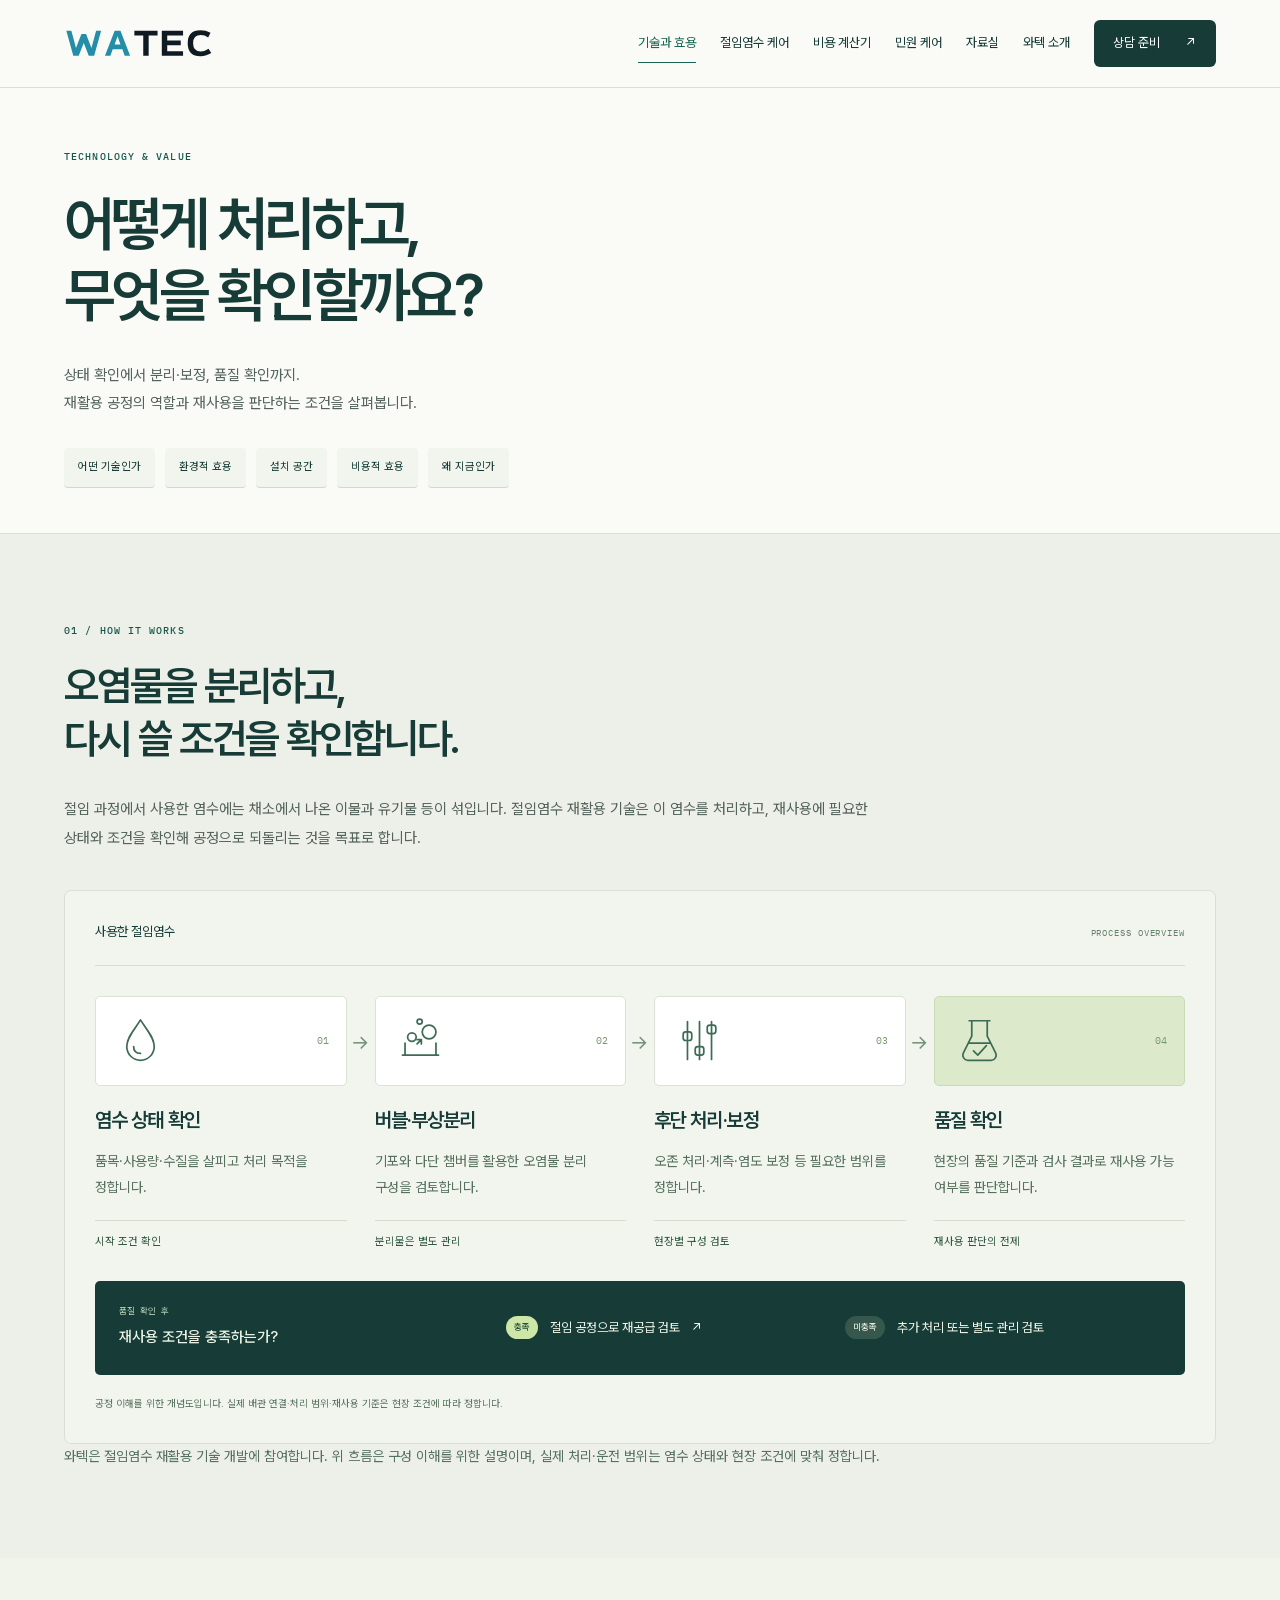
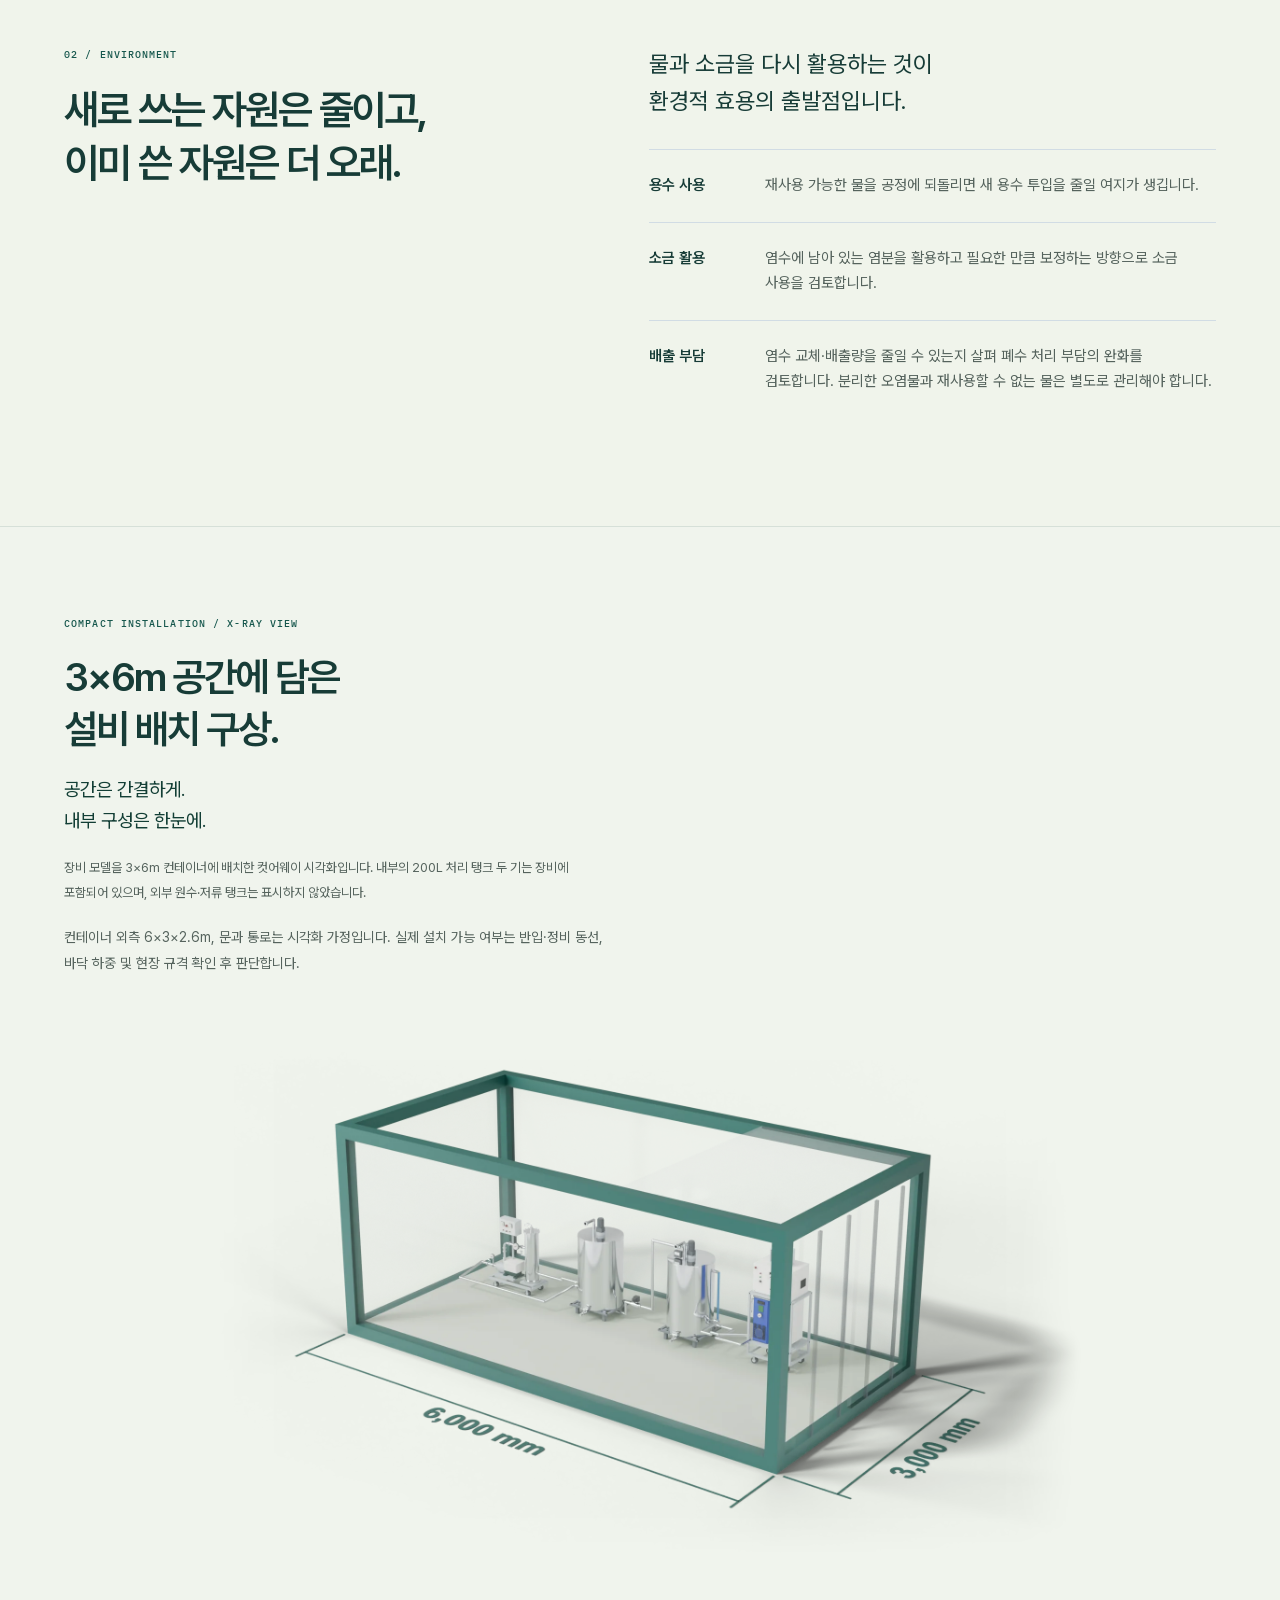
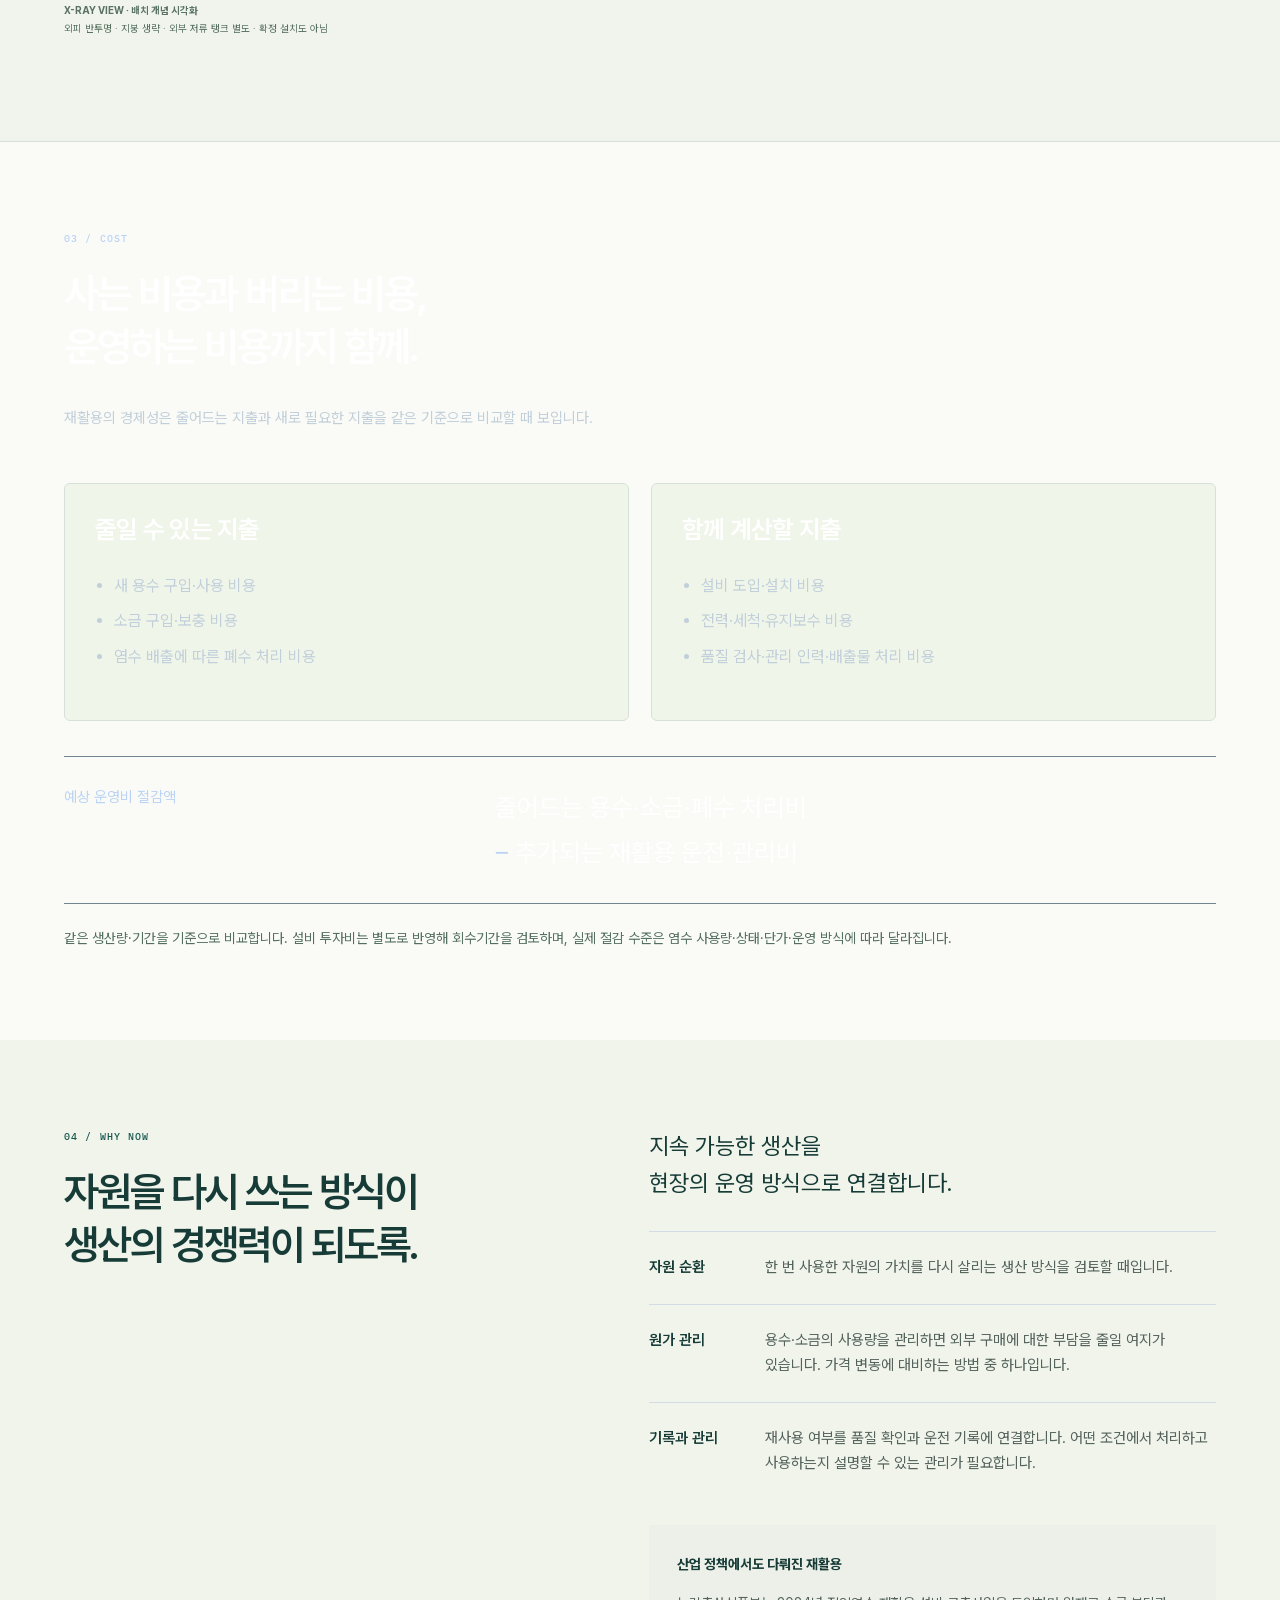
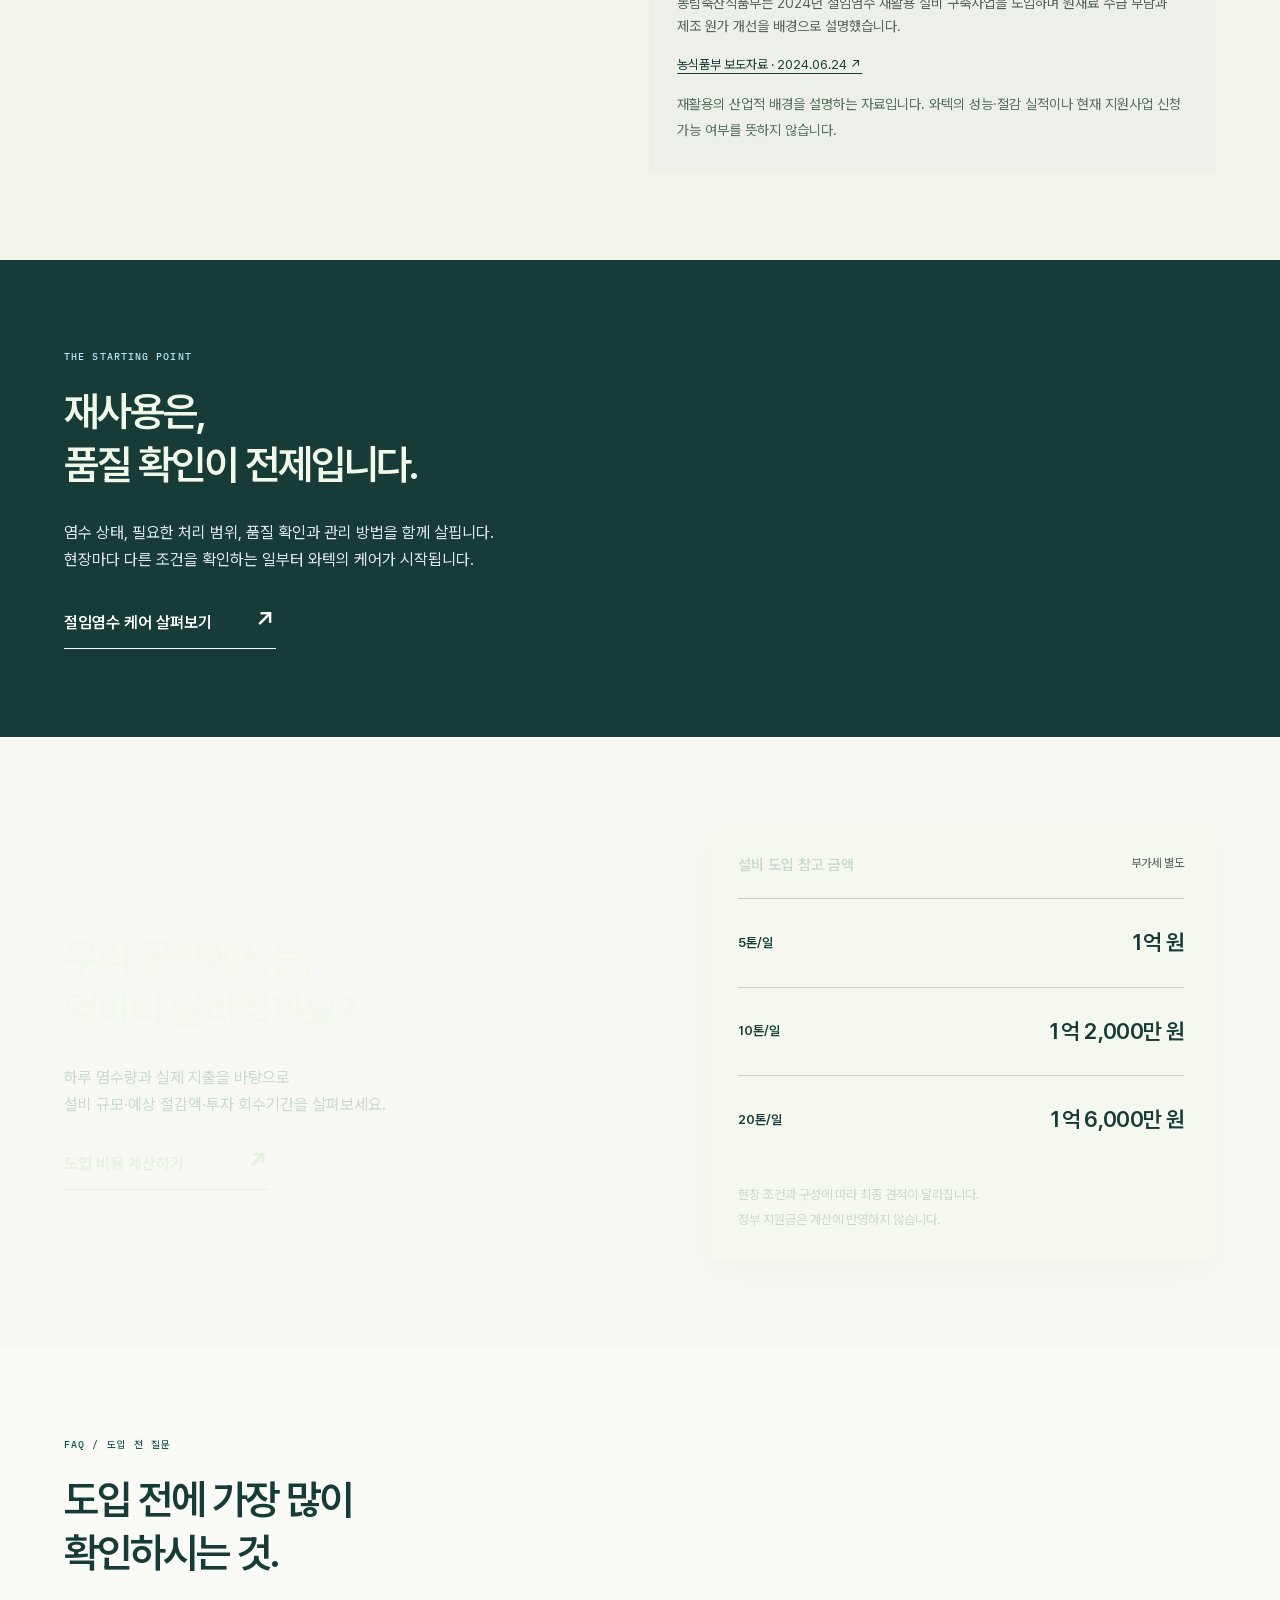
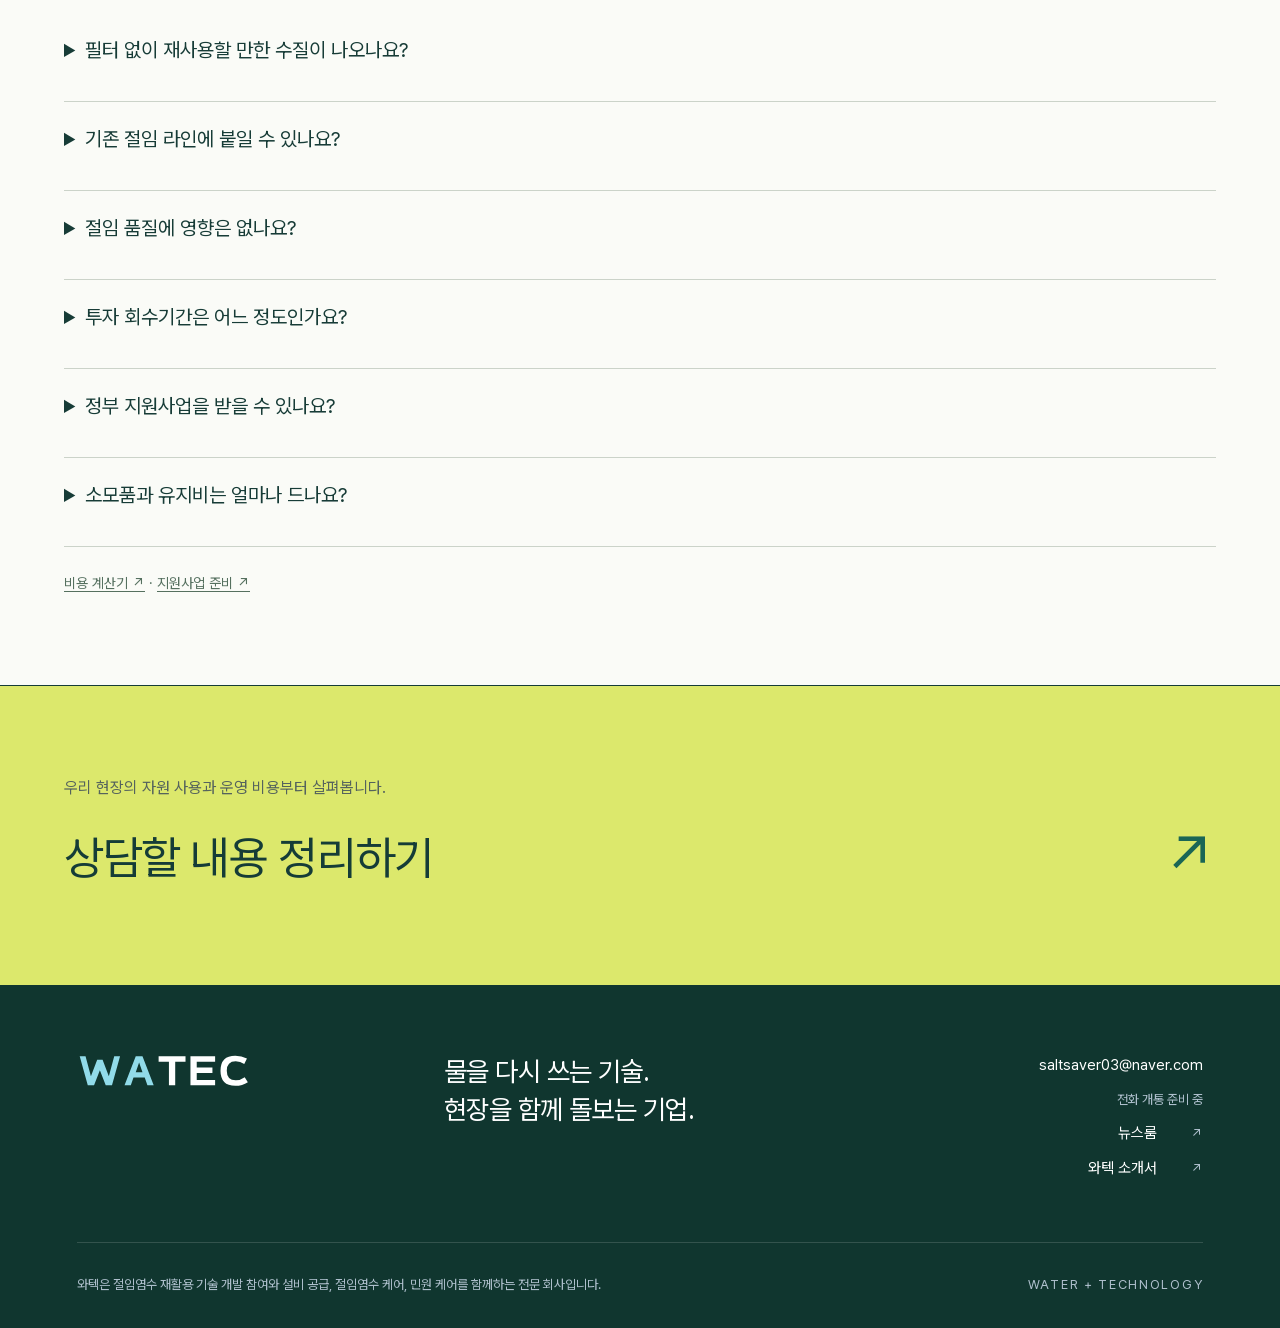
<file: technology.html>
<!doctype html><html lang="ko"><head><meta charset="utf-8"><meta name="viewport" content="width=device-width,initial-scale=1"><meta name="robots" content="noindex,nofollow"><meta name="description" content="기술과 효용 · 절임염수 재활용이 필요한 이유. 와텍은 절임염수 재활용 기술 개발 참여와 설비 공급, 절임염수 케어, 민원 케어를 함께하는 전문 회사입니다."><meta name="theme-color" content="#153c37"><meta property="og:type" content="website"><meta property="og:locale" content="ko_KR"><meta property="og:title" content="기술과 효용 · 절임염수 재활용이 필요한 이유 | WATEC 와텍"><meta property="og:description" content="와텍은 절임염수 재활용 기술 개발 참여와 설비 공급, 절임염수 케어, 민원 케어를 함께하는 전문 회사입니다."><title>기술과 효용 · 절임염수 재활용이 필요한 이유 | WATEC 와텍</title><link rel="icon" href="assets/favicon.svg?v=simple-3" type="image/svg+xml"><link rel="stylesheet" href="assets/fonts/pretendard/pretendard.css"><link rel="stylesheet" href="style.css?v=w27"><link rel="stylesheet" href="economics.css?v=w27"><link rel="stylesheet" href="postmodern.css?v=w29"><link rel="stylesheet" href="refinement.css?v=w31"></head><body class="inner-page refined-page route-technology"><a class="skip" href="#main">본문으로 이동</a><header class="header"><a class="brand" href="index.html" aria-label="WATEC 홈"><img src="assets/logo.svg?v=simple-3" width="174" height="36" alt="WATEC — WATER + TECHNOLOGY"></a><button class="menu-toggle" aria-label="메뉴 열기" aria-expanded="false" aria-controls="nav">메뉴 <span>＋</span></button><nav id="nav"><a href="technology.html" aria-current="page">기술과 효용</a><a href="system.html">절임염수 케어</a><a href="economics.html">비용 계산기</a><a href="complaints.html">민원 케어</a><a href="resources.html">자료실</a><a href="about.html">와텍 소개</a><a class="nav-cta" href="inquiry.html">상담 준비 <span aria-hidden="true">↗</span></a></nav></header><main id="main"><section class="page-heading"><p class="eyebrow">TECHNOLOGY & VALUE</p><h1>어떻게 처리하고, <br>무엇을 확인할까요?</h1><p>상태 확인에서 분리·보정, 품질 확인까지. <br>재활용 공정의 역할과 재사용을 판단하는 조건을 살펴봅니다.</p><nav class="topic-nav" aria-label="이 페이지의 내용"><a href="#principle">어떤 기술인가</a><a href="#environment">환경적 효용</a><a href="#installation">설치 공간</a><a href="#cost">비용적 효용</a><a href="#why-now">왜 지금인가</a></nav></section>
<section class="section principle-section" id="principle"><p class="eyebrow">01 / HOW IT WORKS</p><h2>오염물을 분리하고, <br>다시 쓸 조건을 확인합니다.</h2><p class="technology-lead">절임 과정에서 사용한 염수에는 채소에서 나온 이물과 유기물 등이 섞입니다. 절임염수 재활용 기술은 이 염수를 처리하고, 재사용에 필요한 상태와 조건을 확인해 공정으로 되돌리는 것을 목표로 합니다.</p><div class="r-flow-diagram"><div class="r-flow-start"><span>사용한 절임염수</span><span>PROCESS OVERVIEW</span></div><ol class="r-flow-nodes"><li><div class="r-flow-symbol"><svg viewBox="0 0 64 64" aria-hidden="true"><path d="M32 8C26 18 16 28 16 39a16 16 0 0 0 32 0C48 28 38 18 32 8Z"/><path d="M24 39c0 5 3 8 8 8"/></svg><span>01</span></div><h3>염수 상태 확인</h3><p>품목·사용량·수질을 살피고 처리 목적을 정합니다.</p><small>시작 조건 확인</small></li><li><div class="r-flow-symbol"><svg viewBox="0 0 64 64" aria-hidden="true"><path d="M11 49h42M14 35v14m36-14v14"/><circle cx="22" cy="28" r="5"/><circle cx="42" cy="22" r="8"/><circle cx="31" cy="10" r="3"/><path d="m28 36 5-5m-5 0h5v5"/></svg><span>02</span></div><h3>버블·부상분리</h3><p>기포와 다단 챔버를 활용한 오염물 분리 구성을 검토합니다.</p><small>분리물은 별도 관리</small></li><li><div class="r-flow-symbol"><svg viewBox="0 0 64 64" aria-hidden="true"><path d="M18 10v44M32 10v44M46 10v44"/><rect x="13" y="22" width="10" height="10" rx="3"/><rect x="27" y="39" width="10" height="10" rx="3"/><rect x="41" y="14" width="10" height="10" rx="3"/></svg><span>03</span></div><h3>후단 처리·보정</h3><p>오존 처리·계측·염도 보정 등 필요한 범위를 정합니다.</p><small>현장별 구성 검토</small></li><li><div class="r-flow-symbol"><svg viewBox="0 0 64 64" aria-hidden="true"><path d="M20 9h24M23 9v18L13 47a6 6 0 0 0 5 8h28a6 6 0 0 0 5-8L41 27V9M19 35h26m-20 9 5 5 10-11"/></svg><span>04</span></div><h3>품질 확인</h3><p>현장의 품질 기준과 검사 결과로 재사용 가능 여부를 판단합니다.</p><small>재사용 판단의 전제</small></li></ol><div class="r-flow-decision"><div><span class="r-decision-label">품질 확인 후</span><strong>재사용 조건을 충족하는가?</strong></div><p><b>충족</b><span>절임 공정으로 재공급 검토 <i aria-hidden="true">↗</i></span></p><p><b>미충족</b><span>추가 처리 또는 별도 관리 검토</span></p></div><p class="r-caption">공정 이해를 위한 개념도입니다. 실제 배관 연결·처리 범위·재사용 기준은 현장 조건에 따라 정합니다.</p></div><p class="scope-note">와텍은 절임염수 재활용 기술 개발에 참여합니다. 위 흐름은 구성 이해를 위한 설명이며, 실제 처리·운전 범위는 염수 상태와 현장 조건에 맞춰 정합니다.</p></section>
<section class="section benefit-detail" id="environment"><div><p class="eyebrow">02 / ENVIRONMENT</p><h2>새로 쓰는 자원은 줄이고, <br>이미 쓴 자원은 더 오래.</h2></div><div class="benefit-copy"><p class="benefit-opening">물과 소금을 다시 활용하는 것이 <br>환경적 효용의 출발점입니다.</p><dl><div><dt>용수 사용</dt><dd>재사용 가능한 물을 공정에 되돌리면 새 용수 투입을 줄일 여지가 생깁니다.</dd></div><div><dt>소금 활용</dt><dd>염수에 남아 있는 염분을 활용하고 필요한 만큼 보정하는 방향으로 소금 사용을 검토합니다.</dd></div><div><dt>배출 부담</dt><dd>염수 교체·배출량을 줄일 수 있는지 살펴 폐수 처리 부담의 완화를 검토합니다. 분리한 오염물과 재사용할 수 없는 물은 별도로 관리해야 합니다.</dd></div></dl></div></section>
<section class="section installation-section container-updated" id="installation"><div class="installation-copy"><p class="eyebrow">COMPACT INSTALLATION / X-RAY VIEW</p><h2>3×6m 공간에 담은 <br>설비 배치 구상.</h2><p class="installation-lead">공간은 간결하게. <br>내부 구성은 한눈에.</p><p>장비 모델을 3×6m 컨테이너에 배치한 컷어웨이 시각화입니다. 내부의 200L 처리 탱크 두 기는 장비에 포함되어 있으며, 외부 원수·저류 탱크는 표시하지 않았습니다.</p><p class="scope-note">컨테이너 외측 6×3×2.6m, 문과 통로는 시각화 가정입니다. 실제 설치 가능 여부는 반입·정비 동선, 바닥 하중 및 현장 규격 확인 후 판단합니다.</p></div><figure class="installation-figure container-render"><picture><source media="(max-width: 760px)" type="image/webp" srcset="assets/container-xray-portrait.webp" width="1200" height="1500"><source media="(max-width: 760px)" srcset="assets/container-xray-portrait.png" width="1200" height="1500"><source type="image/webp" srcset="assets/container-xray.webp"><img loading="lazy" src="assets/container-xray.png" width="1920" height="1200" alt="3×6m 컨테이너의 반투명 외피 안에 처리장비를 배치하고 바닥에 6,000mm·3,000mm 치수를 표시한 배치 개념 렌더링"></picture><figcaption><strong>X-RAY VIEW · 배치 개념 시각화</strong> <br>외피 반투명 · 지붕 생략 · 외부 저류 탱크 별도 · 확정 설치도 아님</figcaption></figure></section><section class="section cost-section" id="cost"><p class="eyebrow">03 / COST</p><h2>사는 비용과 버리는 비용, <br>운영하는 비용까지 함께.</h2><p class="technology-lead">재활용의 경제성은 줄어드는 지출과 새로 필요한 지출을 같은 기준으로 비교할 때 보입니다.</p><div class="cost-columns"><article><h3>줄일 수 있는 지출</h3><ul><li>새 용수 구입·사용 비용</li><li>소금 구입·보충 비용</li><li>염수 배출에 따른 폐수 처리 비용</li></ul></article><article><h3>함께 계산할 지출</h3><ul><li>설비 도입·설치 비용</li><li>전력·세척·유지보수 비용</li><li>품질 검사·관리 인력·배출물 처리 비용</li></ul></article></div><div class="cost-equation"><span>예상 운영비 절감액</span><p>줄어드는 용수·소금·폐수 처리비 <br><b>−</b> 추가되는 재활용 운전·관리비</p></div><p class="scope-note">같은 생산량·기간을 기준으로 비교합니다. 설비 투자비는 별도로 반영해 회수기간을 검토하며, 실제 절감 수준은 염수 사용량·상태·단가·운영 방식에 따라 달라집니다.</p></section>
<section class="section benefit-detail" id="why-now"><div><p class="eyebrow">04 / WHY NOW</p><h2>자원을 다시 쓰는 방식이 <br>생산의 경쟁력이 되도록.</h2></div><div class="benefit-copy"><p class="benefit-opening">지속 가능한 생산을 <br>현장의 운영 방식으로 연결합니다.</p><dl><div><dt>자원 순환</dt><dd>한 번 사용한 자원의 가치를 다시 살리는 생산 방식을 검토할 때입니다.</dd></div><div><dt>원가 관리</dt><dd>용수·소금의 사용량을 관리하면 외부 구매에 대한 부담을 줄일 여지가 있습니다. 가격 변동에 대비하는 방법 중 하나입니다.</dd></div><div><dt>기록과 관리</dt><dd>재사용 여부를 품질 확인과 운전 기록에 연결합니다. 어떤 조건에서 처리하고 사용하는지 설명할 수 있는 관리가 필요합니다.</dd></div></dl><aside class="policy-note"><strong>산업 정책에서도 다뤄진 재활용</strong><p>농림축산식품부는 2024년 절임염수 재활용 설비 구축사업을 도입하며 원재료 수급 부담과 제조 원가 개선을 배경으로 설명했습니다.</p><a href="https://www.mafra.go.kr/bbs/home/792/570660/artclView.do" target="_blank" rel="noopener">농식품부 보도자료 · 2024.06.24 ↗</a><p class="scope-note">재활용의 산업적 배경을 설명하는 자료입니다. 와텍의 성능·절감 실적이나 현재 지원사업 신청 가능 여부를 뜻하지 않습니다.</p></aside></div></section>
<section class="section quality-principle"><p class="eyebrow">THE STARTING POINT</p><h2>재사용은, <br>품질 확인이 전제입니다.</h2><p>염수 상태, 필요한 처리 범위, 품질 확인과 관리 방법을 함께 살핍니다. <br>현장마다 다른 조건을 확인하는 일부터 와텍의 케어가 시작됩니다.</p><a class="link-arrow" href="system.html">절임염수 케어 살펴보기 <span aria-hidden="true">↗</span></a></section><section class="section economics-teaser"><div><p class="eyebrow">CHECK YOUR NUMBERS</p><h2>우리 공장에서는, <br>얼마나 달라질까요?</h2><p>하루 염수량과 실제 지출을 바탕으로 <br>설비 규모·예상 절감액·투자 회수기간을 살펴보세요.</p><a class="link-arrow" href="economics.html">도입 비용 계산하기 <span aria-hidden="true">↗</span></a></div><div class="price-preview"><p>설비 도입 참고 금액 <small>부가세 별도</small></p><dl><div><dt>5톤/일</dt><dd>1억 원</dd></div><div><dt>10톤/일</dt><dd>1억 2,000만 원</dd></div><div><dt>20톤/일</dt><dd>1억 6,000만 원</dd></div></dl><p class="scope-note">현장 조건과 구성에 따라 최종 견적이 달라집니다. <br>정부 지원금은 계산에 반영하지 않습니다.</p></div></section><section class="section faq tech-faq" id="faq"><p class="eyebrow">FAQ / 도입 전 질문</p><h2>도입 전에 가장 많이 <br>확인하시는 것.</h2><details><summary>필터 없이 재사용할 만한 수질이 나오나요?</summary><p>미세 기포로 오염물을 뭉쳐 띄운 뒤 다단 챔버의 거품으로 걷어내고, 후단에서 오존으로 살균합니다. 재사용 여부는 염도·탁도·냄새·pH·미생물·잔류오존 등 기준 항목으로 판정하며, 귀 사업장 염수로 확인하는 방법을 상담에서 안내합니다.</p></details><details><summary>기존 절임 라인에 붙일 수 있나요?</summary><p>배관, 전원, 설치 공간을 확인해 배치합니다. 홈페이지의 3×6m 컨테이너 배치는 시각화 가정이며, 실제 설치 가능 여부는 반입·정비 동선과 현장 규격을 확인한 뒤 판단합니다.</p></details><details><summary>절임 품질에 영향은 없나요?</summary><p>재사용 판정 기준을 통과한 염수만 염도를 보정해 되돌립니다. 현장 조건에 맞는 시운전 기준을 함께 정합니다.</p></details><details><summary>투자 회수기간은 어느 정도인가요?</summary><p>지원금 없이 설치비 전액(부가세 별도) 기준, 공개 자료로 계산하면 5톤/일 약 36개월 · 10톤/일 약 22개월 · 20톤/일 약 15개월입니다. 실제 가동일과 단가에 따라 달라지며, 비용 계산기에서 직접 바꿔 볼 수 있습니다.</p></details><details><summary>정부 지원사업을 받을 수 있나요?</summary><p>2024년 농식품부 자료에는 자부담 30%가 안내돼 있습니다. 현재 대상·시기·부담 비율은 해당 연도 시군 공고를 확인해야 합니다. 와텍은 공고 확인과 신청 서류 준비를 지원하며, 선정 여부와 지원액은 지자체가 결정합니다.</p></details><details><summary>소모품과 유지비는 얼마나 드나요?</summary><p>제공된 파일럿 자료에는 약 4 kW의 전력과 산소발생기 교체 주기 약 2년이 제시돼 있습니다. 실제 전력·교체 주기·유지비는 구성과 운전 조건을 확인해야 합니다. 비용 계산기의 운영비는 정부 자료의 여과 방식 값을 참고한 가정이며 와텍 설비의 실측값이 아닙니다.</p></details><p class="scope-note"><a href="economics.html">비용 계산기 ↗</a> · <a href="complaints.html#support">지원사업 준비 ↗</a></p></section><section class="cta-section section"><p>우리 현장의 자원 사용과 운영 비용부터 살펴봅니다.</p><a href="inquiry.html?care=brine">상담할 내용 정리하기<span aria-hidden="true">↗</span></a></section></main><footer><div class="footer-top"><img src="assets/logo-white.svg?v=simple-3" width="174" height="36" alt="WATEC — WATER + TECHNOLOGY"><p>물을 다시 쓰는 기술. <br>현장을 함께 돌보는 기업.</p><div class="footer-contact"><a href="mailto:saltsaver03@naver.com">saltsaver03@naver.com</a><span>전화 개통 준비 중</span><a href="press.html">뉴스룸 <span aria-hidden="true">↗</span></a><a href="resources.html">와텍 소개서 <span aria-hidden="true">↗</span></a></div></div><div class="footer-bottom"><p>와텍은 절임염수 재활용 기술 개발 참여와 설비 공급, 절임염수 케어, 민원 케어를 함께하는 전문 회사입니다.</p><span>WATER + TECHNOLOGY</span></div></footer><script src="calculator.js?v=w27"></script><script src="app.js?v=w27"></script></body></html>
</file>
<file: assets/fonts/pretendard/pretendard.css>
/*
Copyright (c) 2021 Kil Hyung-jin, with Reserved Font Name Pretendard.
https://github.com/orioncactus/pretendard

This Font Software is licensed under the SIL Open Font License, Version 1.1.
This license is copied below, and is also available with a FAQ at:
http://scripts.sil.org/OFL
*/
/* [0] */
@font-face {
	font-family: 'Pretendard Variable';
	font-style: normal;
	font-display: swap;
	font-weight: 45 920;
	src: url(./woff2-dynamic-subset/PretendardVariable.subset.0.woff2) format('woff2-variations');
	unicode-range: U+f9ca-fa0b, U+ff03-ff05, U+ff07, U+ff0a-ff0b, U+ff0d-ff19, U+ff1b, U+ff1d, U+ff20-ff5b, U+ff5d, U+ffe0-ffe3, U+ffe5-ffe6;
}

/* [1] */
@font-face {
	font-family: 'Pretendard Variable';
	font-style: normal;
	font-display: swap;
	font-weight: 45 920;
	src: url(./woff2-dynamic-subset/PretendardVariable.subset.1.woff2) format('woff2-variations');
	unicode-range: U+d723-d728, U+d72a-d733, U+d735-d748, U+d74a-d74f, U+d752-d753, U+d755-d757, U+d75a-d75f, U+d762-d764, U+d766-d768, U+d76a-d76b, U+d76d-d76f, U+d771-d787, U+d789-d78b, U+d78d-d78f, U+d791-d797, U+d79a, U+d79c, U+d79e-d7a3, U+f900-f909, U+f90b-f92e;
}

/* [2] */
@font-face {
	font-family: 'Pretendard Variable';
	font-style: normal;
	font-display: swap;
	font-weight: 45 920;
	src: url(./woff2-dynamic-subset/PretendardVariable.subset.2.woff2) format('woff2-variations');
	unicode-range: U+d679-d68b, U+d68e-d69e, U+d6a0, U+d6a2-d6a7, U+d6a9-d6c3, U+d6c6-d6c7, U+d6c9-d6cb, U+d6cd-d6d3, U+d6d5-d6d6, U+d6d8-d6e3, U+d6e5-d6e7, U+d6e9-d6fb, U+d6fd-d717, U+d719-d71f, U+d721-d722;
}

/* [3] */
@font-face {
	font-family: 'Pretendard Variable';
	font-style: normal;
	font-display: swap;
	font-weight: 45 920;
	src: url(./woff2-dynamic-subset/PretendardVariable.subset.3.woff2) format('woff2-variations');
	unicode-range: U+d5bc-d5c7, U+d5ca-d5cb, U+d5cd-d5cf, U+d5d1-d5d7, U+d5d9-d5da, U+d5dc, U+d5de-d5e3, U+d5e6-d5e7, U+d5e9-d5eb, U+d5ed-d5f6, U+d5f8, U+d5fa-d5ff, U+d602-d603, U+d605-d607, U+d609-d60f, U+d612-d613, U+d616-d61b, U+d61d-d637, U+d63a-d63b, U+d63d-d63f, U+d641-d647, U+d64a-d64c, U+d64e-d653, U+d656-d657, U+d659-d65b, U+d65d-d666, U+d668, U+d66a-d678;
}

/* [4] */
@font-face {
	font-family: 'Pretendard Variable';
	font-style: normal;
	font-display: swap;
	font-weight: 45 920;
	src: url(./woff2-dynamic-subset/PretendardVariable.subset.4.woff2) format('woff2-variations');
	unicode-range: U+d507, U+d509-d50b, U+d50d-d513, U+d515-d53b, U+d53e-d53f, U+d541-d543, U+d545-d54c, U+d54e, U+d550, U+d552-d557, U+d55a-d55b, U+d55d-d55f, U+d561-d564, U+d566-d567, U+d56a, U+d56c, U+d56e-d573, U+d576-d577, U+d579-d583, U+d585-d586, U+d58a-d5a4, U+d5a6-d5bb;
}

/* [5] */
@font-face {
	font-family: 'Pretendard Variable';
	font-style: normal;
	font-display: swap;
	font-weight: 45 920;
	src: url(./woff2-dynamic-subset/PretendardVariable.subset.5.woff2) format('woff2-variations');
	unicode-range: U+d464-d477, U+d47a-d47b, U+d47d-d47f, U+d481-d487, U+d489-d48a, U+d48c, U+d48e-d4e7, U+d4e9-d503, U+d505-d506;
}

/* [6] */
@font-face {
	font-family: 'Pretendard Variable';
	font-style: normal;
	font-display: swap;
	font-weight: 45 920;
	src: url(./woff2-dynamic-subset/PretendardVariable.subset.6.woff2) format('woff2-variations');
	unicode-range: U+d3bf-d3c7, U+d3ca-d3cf, U+d3d1-d3eb, U+d3ee-d3ef, U+d3f1-d3f3, U+d3f5-d3fb, U+d3fd-d400, U+d402-d45b, U+d45d-d463;
}

/* [7] */
@font-face {
	font-family: 'Pretendard Variable';
	font-style: normal;
	font-display: swap;
	font-weight: 45 920;
	src: url(./woff2-dynamic-subset/PretendardVariable.subset.7.woff2) format('woff2-variations');
	unicode-range: U+d2ff, U+d302-d304, U+d306-d30b, U+d30f, U+d311-d313, U+d315-d31b, U+d31e, U+d322-d324, U+d326-d327, U+d32a-d32b, U+d32d-d32f, U+d331-d337, U+d339-d33c, U+d33e-d37b, U+d37e-d37f, U+d381-d383, U+d385-d38b, U+d38e-d390, U+d392-d397, U+d39a-d39b, U+d39d-d39f, U+d3a1-d3a7, U+d3a9-d3aa, U+d3ac, U+d3ae-d3b3, U+d3b5-d3b7, U+d3b9-d3bb, U+d3bd-d3be;
}

/* [8] */
@font-face {
	font-family: 'Pretendard Variable';
	font-style: normal;
	font-display: swap;
	font-weight: 45 920;
	src: url(./woff2-dynamic-subset/PretendardVariable.subset.8.woff2) format('woff2-variations');
	unicode-range: U+d257-d27f, U+d281-d29b, U+d29d-d29f, U+d2a1-d2ab, U+d2ad-d2b7, U+d2ba-d2bb, U+d2bd-d2bf, U+d2c1-d2c7, U+d2c9-d2ef, U+d2f2-d2f3, U+d2f5-d2f7, U+d2f9-d2fe;
}

/* [9] */
@font-face {
	font-family: 'Pretendard Variable';
	font-style: normal;
	font-display: swap;
	font-weight: 45 920;
	src: url(./woff2-dynamic-subset/PretendardVariable.subset.9.woff2) format('woff2-variations');
	unicode-range: U+d1b4, U+d1b6-d1f3, U+d1f5-d22b, U+d22e-d22f, U+d231-d233, U+d235-d23b, U+d23d-d240, U+d242-d256;
}

/* [10] */
@font-face {
	font-family: 'Pretendard Variable';
	font-style: normal;
	font-display: swap;
	font-weight: 45 920;
	src: url(./woff2-dynamic-subset/PretendardVariable.subset.10.woff2) format('woff2-variations');
	unicode-range: U+d105-d12f, U+d132-d133, U+d135-d137, U+d139-d13f, U+d141-d142, U+d144, U+d146-d14b, U+d14e-d14f, U+d151-d153, U+d155-d15b, U+d15e-d187, U+d189-d19f, U+d1a2-d1a3, U+d1a5-d1a7, U+d1a9-d1af, U+d1b2-d1b3;
}

/* [11] */
@font-face {
	font-family: 'Pretendard Variable';
	font-style: normal;
	font-display: swap;
	font-weight: 45 920;
	src: url(./woff2-dynamic-subset/PretendardVariable.subset.11.woff2) format('woff2-variations');
	unicode-range: U+d04b-d04f, U+d051-d057, U+d059-d06b, U+d06d-d06f, U+d071-d073, U+d075-d07b, U+d07e-d0a3, U+d0a6-d0a7, U+d0a9-d0ab, U+d0ad-d0b3, U+d0b6, U+d0b8, U+d0ba-d0bf, U+d0c2-d0c3, U+d0c5-d0c7, U+d0c9-d0cf, U+d0d2, U+d0d6-d0db, U+d0de-d0df, U+d0e1-d0e3, U+d0e5-d0eb, U+d0ee-d0f0, U+d0f2-d104;
}

/* [12] */
@font-face {
	font-family: 'Pretendard Variable';
	font-style: normal;
	font-display: swap;
	font-weight: 45 920;
	src: url(./woff2-dynamic-subset/PretendardVariable.subset.12.woff2) format('woff2-variations');
	unicode-range: U+cfa2-cfc3, U+cfc5-cfdf, U+cfe2-cfe3, U+cfe5-cfe7, U+cfe9-cff4, U+cff6-cffb, U+cffd-cfff, U+d001-d003, U+d005-d017, U+d019-d033, U+d036-d037, U+d039-d03b, U+d03d-d04a;
}

/* [13] */
@font-face {
	font-family: 'Pretendard Variable';
	font-style: normal;
	font-display: swap;
	font-weight: 45 920;
	src: url(./woff2-dynamic-subset/PretendardVariable.subset.13.woff2) format('woff2-variations');
	unicode-range: U+cef0-cef3, U+cef6, U+cef9-ceff, U+cf01-cf03, U+cf05-cf07, U+cf09-cf0f, U+cf11-cf12, U+cf14-cf1b, U+cf1d-cf1f, U+cf21-cf2f, U+cf31-cf53, U+cf56-cf57, U+cf59-cf5b, U+cf5d-cf63, U+cf66, U+cf68, U+cf6a-cf6f, U+cf71-cf84, U+cf86-cf8b, U+cf8d-cfa1;
}

/* [14] */
@font-face {
	font-family: 'Pretendard Variable';
	font-style: normal;
	font-display: swap;
	font-weight: 45 920;
	src: url(./woff2-dynamic-subset/PretendardVariable.subset.14.woff2) format('woff2-variations');
	unicode-range: U+ce3c-ce57, U+ce5a-ce5b, U+ce5d-ce5f, U+ce61-ce67, U+ce6a, U+ce6c, U+ce6e-ce73, U+ce76-ce77, U+ce79-ce7b, U+ce7d-ce83, U+ce85-ce88, U+ce8a-ce8f, U+ce91-ce93, U+ce95-ce97, U+ce99-ce9f, U+cea2, U+cea4-ceab, U+cead-cee3, U+cee6-cee7, U+cee9-ceeb, U+ceed-ceef;
}

/* [15] */
@font-face {
	font-family: 'Pretendard Variable';
	font-style: normal;
	font-display: swap;
	font-weight: 45 920;
	src: url(./woff2-dynamic-subset/PretendardVariable.subset.15.woff2) format('woff2-variations');
	unicode-range: U+cd92-cd93, U+cd96-cd97, U+cd99-cd9b, U+cd9d-cda3, U+cda6-cda8, U+cdaa-cdaf, U+cdb1-cdc3, U+cdc5-cdcb, U+cdcd-cde7, U+cde9-ce03, U+ce05-ce1f, U+ce22-ce34, U+ce36-ce3b;
}

/* [16] */
@font-face {
	font-family: 'Pretendard Variable';
	font-style: normal;
	font-display: swap;
	font-weight: 45 920;
	src: url(./woff2-dynamic-subset/PretendardVariable.subset.16.woff2) format('woff2-variations');
	unicode-range: U+ccef-cd07, U+cd0a-cd0b, U+cd0d-cd1a, U+cd1c, U+cd1e-cd2b, U+cd2d-cd5b, U+cd5d-cd77, U+cd79-cd91;
}

/* [17] */
@font-face {
	font-family: 'Pretendard Variable';
	font-style: normal;
	font-display: swap;
	font-weight: 45 920;
	src: url(./woff2-dynamic-subset/PretendardVariable.subset.17.woff2) format('woff2-variations');
	unicode-range: U+cc3f-cc43, U+cc46-cc47, U+cc49-cc4b, U+cc4d-cc53, U+cc55-cc58, U+cc5a-cc5f, U+cc61-cc97, U+cc9a-cc9b, U+cc9d-cc9f, U+cca1-cca7, U+ccaa, U+ccac, U+ccae-ccb3, U+ccb6-ccb7, U+ccb9-ccbb, U+ccbd-cccf, U+ccd1-cce3, U+cce5-ccee;
}

/* [18] */
@font-face {
	font-family: 'Pretendard Variable';
	font-style: normal;
	font-display: swap;
	font-weight: 45 920;
	src: url(./woff2-dynamic-subset/PretendardVariable.subset.18.woff2) format('woff2-variations');
	unicode-range: U+cb91-cbd3, U+cbd5-cbe3, U+cbe5-cc0b, U+cc0e-cc0f, U+cc11-cc13, U+cc15-cc1b, U+cc1d-cc20, U+cc23-cc27, U+cc2a-cc2b, U+cc2d, U+cc2f, U+cc31-cc37, U+cc3a, U+cc3c;
}

/* [19] */
@font-face {
	font-family: 'Pretendard Variable';
	font-style: normal;
	font-display: swap;
	font-weight: 45 920;
	src: url(./woff2-dynamic-subset/PretendardVariable.subset.19.woff2) format('woff2-variations');
	unicode-range: U+caf4-cb47, U+cb4a-cb90;
}

/* [20] */
@font-face {
	font-family: 'Pretendard Variable';
	font-style: normal;
	font-display: swap;
	font-weight: 45 920;
	src: url(./woff2-dynamic-subset/PretendardVariable.subset.20.woff2) format('woff2-variations');
	unicode-range: U+ca4a-ca4b, U+ca4e-ca4f, U+ca51-ca53, U+ca55-ca5b, U+ca5d-ca60, U+ca62-ca83, U+ca85-cabb, U+cabe-cabf, U+cac1-cac3, U+cac5-cacb, U+cacd-cad0, U+cad2, U+cad4-cad8, U+cada-caf3;
}

/* [21] */
@font-face {
	font-family: 'Pretendard Variable';
	font-style: normal;
	font-display: swap;
	font-weight: 45 920;
	src: url(./woff2-dynamic-subset/PretendardVariable.subset.21.woff2) format('woff2-variations');
	unicode-range: U+c996-c997, U+c99a-c99c, U+c99e-c9bf, U+c9c2-c9c3, U+c9c5-c9c7, U+c9c9-c9cf, U+c9d2, U+c9d4, U+c9d7-c9d8, U+c9db, U+c9de-c9df, U+c9e1-c9e3, U+c9e5-c9e6, U+c9e8-c9eb, U+c9ee-c9f0, U+c9f2-c9f7, U+c9f9-ca0b, U+ca0d-ca28, U+ca2a-ca49;
}

/* [22] */
@font-face {
	font-family: 'Pretendard Variable';
	font-style: normal;
	font-display: swap;
	font-weight: 45 920;
	src: url(./woff2-dynamic-subset/PretendardVariable.subset.22.woff2) format('woff2-variations');
	unicode-range: U+c8e9-c8f4, U+c8f6-c8fb, U+c8fe-c8ff, U+c901-c903, U+c905-c90b, U+c90e-c910, U+c912-c917, U+c919-c92b, U+c92d-c94f, U+c951-c953, U+c955-c96b, U+c96d-c973, U+c975-c987, U+c98a-c98b, U+c98d-c98f, U+c991-c995;
}

/* [23] */
@font-face {
	font-family: 'Pretendard Variable';
	font-style: normal;
	font-display: swap;
	font-weight: 45 920;
	src: url(./woff2-dynamic-subset/PretendardVariable.subset.23.woff2) format('woff2-variations');
	unicode-range: U+c841-c84b, U+c84d-c86f, U+c872-c873, U+c875-c877, U+c879-c87f, U+c882-c884, U+c887-c88a, U+c88d-c8c3, U+c8c5-c8df, U+c8e1-c8e8;
}

/* [24] */
@font-face {
	font-family: 'Pretendard Variable';
	font-style: normal;
	font-display: swap;
	font-weight: 45 920;
	src: url(./woff2-dynamic-subset/PretendardVariable.subset.24.woff2) format('woff2-variations');
	unicode-range: U+c779-c77b, U+c77e-c782, U+c786, U+c78b, U+c78d, U+c78f, U+c792-c793, U+c795, U+c797, U+c799-c79f, U+c7a2, U+c7a7-c7ab, U+c7ae-c7bb, U+c7bd-c7c0, U+c7c2-c7c7, U+c7c9-c7dc, U+c7de-c7ff, U+c802-c803, U+c805-c807, U+c809, U+c80b-c80f, U+c812, U+c814, U+c817-c81b, U+c81e-c81f, U+c821-c823, U+c825-c82e, U+c830-c837, U+c839-c83b, U+c83d-c840;
}

/* [25] */
@font-face {
	font-family: 'Pretendard Variable';
	font-style: normal;
	font-display: swap;
	font-weight: 45 920;
	src: url(./woff2-dynamic-subset/PretendardVariable.subset.25.woff2) format('woff2-variations');
	unicode-range: U+c6bb-c6bf, U+c6c2, U+c6c4, U+c6c6-c6cb, U+c6ce-c6cf, U+c6d1-c6d3, U+c6d5-c6db, U+c6dd-c6df, U+c6e1-c6e7, U+c6e9-c6eb, U+c6ed-c6ef, U+c6f1-c6f8, U+c6fa-c703, U+c705-c707, U+c709-c70b, U+c70d-c716, U+c718, U+c71a-c71f, U+c722-c723, U+c725-c727, U+c729-c734, U+c736-c73b, U+c73e-c73f, U+c741-c743, U+c745-c74b, U+c74e-c750, U+c752-c757, U+c759-c773, U+c776-c777;
}

/* [26] */
@font-face {
	font-family: 'Pretendard Variable';
	font-style: normal;
	font-display: swap;
	font-weight: 45 920;
	src: url(./woff2-dynamic-subset/PretendardVariable.subset.26.woff2) format('woff2-variations');
	unicode-range: U+c5f5-c5fb, U+c5fe, U+c602-c605, U+c607, U+c609-c60f, U+c611-c61a, U+c61c-c623, U+c626-c627, U+c629-c62b, U+c62d, U+c62f-c632, U+c636, U+c638, U+c63a-c63f, U+c642-c643, U+c645-c647, U+c649-c652, U+c656-c65b, U+c65d-c65f, U+c661-c663, U+c665-c677, U+c679-c67b, U+c67d-c693, U+c696-c697, U+c699-c69b, U+c69d-c6a3, U+c6a6, U+c6a8, U+c6aa-c6af, U+c6b2-c6b3, U+c6b5-c6b7, U+c6b9-c6ba;
}

/* [27] */
@font-face {
	font-family: 'Pretendard Variable';
	font-style: normal;
	font-display: swap;
	font-weight: 45 920;
	src: url(./woff2-dynamic-subset/PretendardVariable.subset.27.woff2) format('woff2-variations');
	unicode-range: U+c517-c527, U+c52a-c52b, U+c52d-c52f, U+c531-c538, U+c53a, U+c53c, U+c53e-c543, U+c546-c547, U+c54b, U+c54d-c552, U+c556, U+c55a-c55b, U+c55d, U+c55f, U+c562-c563, U+c565-c567, U+c569-c56f, U+c572, U+c574, U+c576-c57b, U+c57e-c57f, U+c581-c583, U+c585-c586, U+c588-c58b, U+c58e, U+c590, U+c592-c596, U+c599-c5b3, U+c5b6-c5b7, U+c5ba, U+c5be-c5c3, U+c5ca-c5cb, U+c5cd, U+c5cf, U+c5d2-c5d3, U+c5d5-c5d7, U+c5d9-c5df, U+c5e1-c5e2, U+c5e4, U+c5e6-c5eb, U+c5ef, U+c5f1-c5f3;
}

/* [28] */
@font-face {
	font-family: 'Pretendard Variable';
	font-style: normal;
	font-display: swap;
	font-weight: 45 920;
	src: url(./woff2-dynamic-subset/PretendardVariable.subset.28.woff2) format('woff2-variations');
	unicode-range: U+c475-c4ef, U+c4f2-c4f3, U+c4f5-c4f7, U+c4f9-c4ff, U+c502-c50b, U+c50d-c516;
}

/* [29] */
@font-face {
	font-family: 'Pretendard Variable';
	font-style: normal;
	font-display: swap;
	font-weight: 45 920;
	src: url(./woff2-dynamic-subset/PretendardVariable.subset.29.woff2) format('woff2-variations');
	unicode-range: U+c3d0-c3d7, U+c3da-c3db, U+c3dd-c3de, U+c3e1-c3ec, U+c3ee-c3f3, U+c3f5-c42b, U+c42d-c463, U+c466-c474;
}

/* [30] */
@font-face {
	font-family: 'Pretendard Variable';
	font-style: normal;
	font-display: swap;
	font-weight: 45 920;
	src: url(./woff2-dynamic-subset/PretendardVariable.subset.30.woff2) format('woff2-variations');
	unicode-range: U+c32b-c367, U+c36a-c36b, U+c36d-c36f, U+c371-c377, U+c37a-c37b, U+c37e-c383, U+c385-c387, U+c389-c3cf;
}

/* [31] */
@font-face {
	font-family: 'Pretendard Variable';
	font-style: normal;
	font-display: swap;
	font-weight: 45 920;
	src: url(./woff2-dynamic-subset/PretendardVariable.subset.31.woff2) format('woff2-variations');
	unicode-range: U+c26a-c26b, U+c26d-c26f, U+c271-c273, U+c275-c27b, U+c27e-c287, U+c289-c28f, U+c291-c297, U+c299-c29a, U+c29c-c2a3, U+c2a5-c2a7, U+c2a9-c2ab, U+c2ad-c2b3, U+c2b6, U+c2b8, U+c2ba-c2bb, U+c2bd-c2db, U+c2de-c2df, U+c2e1-c2e2, U+c2e5-c2ea, U+c2ee, U+c2f0, U+c2f2-c2f5, U+c2f7, U+c2fa-c2fb, U+c2fd-c2ff, U+c301-c307, U+c309-c30c, U+c30e-c312, U+c315-c323, U+c325-c328, U+c32a;
}

/* [32] */
@font-face {
	font-family: 'Pretendard Variable';
	font-style: normal;
	font-display: swap;
	font-weight: 45 920;
	src: url(./woff2-dynamic-subset/PretendardVariable.subset.32.woff2) format('woff2-variations');
	unicode-range: U+c1bc-c1c3, U+c1c5-c1df, U+c1e1-c1fb, U+c1fd-c203, U+c205-c20c, U+c20e, U+c210-c217, U+c21a-c21b, U+c21d-c21e, U+c221-c227, U+c229-c22a, U+c22c, U+c22e, U+c230, U+c233-c24f, U+c251-c257, U+c259-c269;
}

/* [33] */
@font-face {
	font-family: 'Pretendard Variable';
	font-style: normal;
	font-display: swap;
	font-weight: 45 920;
	src: url(./woff2-dynamic-subset/PretendardVariable.subset.33.woff2) format('woff2-variations');
	unicode-range: U+c101-c11b, U+c11f, U+c121-c123, U+c125-c12b, U+c12e, U+c132-c137, U+c13a-c13b, U+c13d-c13f, U+c141-c147, U+c14a, U+c14c-c153, U+c155-c157, U+c159-c15b, U+c15d-c166, U+c169-c16f, U+c171-c177, U+c179-c18b, U+c18e-c18f, U+c191-c193, U+c195-c19b, U+c19d-c19e, U+c1a0, U+c1a2-c1a4, U+c1a6-c1bb;
}

/* [34] */
@font-face {
	font-family: 'Pretendard Variable';
	font-style: normal;
	font-display: swap;
	font-weight: 45 920;
	src: url(./woff2-dynamic-subset/PretendardVariable.subset.34.woff2) format('woff2-variations');
	unicode-range: U+c049-c057, U+c059-c05b, U+c05d-c05f, U+c061-c067, U+c069-c08f, U+c091-c0ab, U+c0ae-c0af, U+c0b1-c0b3, U+c0b5, U+c0b7-c0bb, U+c0be, U+c0c2-c0c7, U+c0ca-c0cb, U+c0cd-c0cf, U+c0d1-c0d7, U+c0d9-c0da, U+c0dc, U+c0de-c0e3, U+c0e5-c0eb, U+c0ed-c0f3, U+c0f6, U+c0f8, U+c0fa-c0ff;
}

/* [35] */
@font-face {
	font-family: 'Pretendard Variable';
	font-style: normal;
	font-display: swap;
	font-weight: 45 920;
	src: url(./woff2-dynamic-subset/PretendardVariable.subset.35.woff2) format('woff2-variations');
	unicode-range: U+bfa7-bfaf, U+bfb1-bfc4, U+bfc6-bfcb, U+bfce-bfcf, U+bfd1-bfd3, U+bfd5-bfdb, U+bfdd-c048;
}

/* [36] */
@font-face {
	font-family: 'Pretendard Variable';
	font-style: normal;
	font-display: swap;
	font-weight: 45 920;
	src: url(./woff2-dynamic-subset/PretendardVariable.subset.36.woff2) format('woff2-variations');
	unicode-range: U+bf07, U+bf09-bf3f, U+bf41-bf4f, U+bf52-bf54, U+bf56-bfa6;
}

/* [37] */
@font-face {
	font-family: 'Pretendard Variable';
	font-style: normal;
	font-display: swap;
	font-weight: 45 920;
	src: url(./woff2-dynamic-subset/PretendardVariable.subset.37.woff2) format('woff2-variations');
	unicode-range: U+be56, U+be58, U+be5c-be5f, U+be62-be63, U+be65-be67, U+be69-be74, U+be76-be7b, U+be7e-be7f, U+be81-be8e, U+be90, U+be92-bea7, U+bea9-becf, U+bed2-bed3, U+bed5-bed6, U+bed9-bee3, U+bee6-bf06;
}

/* [38] */
@font-face {
	font-family: 'Pretendard Variable';
	font-style: normal;
	font-display: swap;
	font-weight: 45 920;
	src: url(./woff2-dynamic-subset/PretendardVariable.subset.38.woff2) format('woff2-variations');
	unicode-range: U+bdb0-bdd3, U+bdd5-bdef, U+bdf1-be0b, U+be0d-be0f, U+be11-be13, U+be15-be43, U+be46-be47, U+be49-be4b, U+be4d-be53;
}

/* [39] */
@font-face {
	font-family: 'Pretendard Variable';
	font-style: normal;
	font-display: swap;
	font-weight: 45 920;
	src: url(./woff2-dynamic-subset/PretendardVariable.subset.39.woff2) format('woff2-variations');
	unicode-range: U+bd03, U+bd06, U+bd08, U+bd0a-bd0f, U+bd11-bd22, U+bd25-bd47, U+bd49-bd58, U+bd5a-bd7f, U+bd82-bd83, U+bd85-bd87, U+bd8a-bd8f, U+bd91-bd92, U+bd94, U+bd96-bd98, U+bd9a-bdaf;
}

/* [40] */
@font-face {
	font-family: 'Pretendard Variable';
	font-style: normal;
	font-display: swap;
	font-weight: 45 920;
	src: url(./woff2-dynamic-subset/PretendardVariable.subset.40.woff2) format('woff2-variations');
	unicode-range: U+bc4e-bc83, U+bc86-bc87, U+bc89-bc8b, U+bc8d-bc93, U+bc96, U+bc98, U+bc9b-bc9f, U+bca2-bca3, U+bca5-bca7, U+bca9-bcb2, U+bcb4-bcbb, U+bcbe-bcbf, U+bcc1-bcc3, U+bcc5-bccc, U+bcce-bcd0, U+bcd2-bcd4, U+bcd6-bcf3, U+bcf7, U+bcf9-bcfb, U+bcfd-bd02;
}

/* [41] */
@font-face {
	font-family: 'Pretendard Variable';
	font-style: normal;
	font-display: swap;
	font-weight: 45 920;
	src: url(./woff2-dynamic-subset/PretendardVariable.subset.41.woff2) format('woff2-variations');
	unicode-range: U+bb90-bba3, U+bba5-bbab, U+bbad-bbbf, U+bbc1-bbf7, U+bbfa-bbfb, U+bbfd-bbfe, U+bc01-bc07, U+bc09-bc0a, U+bc0e, U+bc10, U+bc12-bc13, U+bc17, U+bc19-bc1a, U+bc1e, U+bc20-bc23, U+bc26, U+bc28, U+bc2a-bc2c, U+bc2e-bc2f, U+bc32-bc33, U+bc35-bc37, U+bc39-bc3f, U+bc41-bc42, U+bc44, U+bc46-bc48, U+bc4a-bc4d;
}

/* [42] */
@font-face {
	font-family: 'Pretendard Variable';
	font-style: normal;
	font-display: swap;
	font-weight: 45 920;
	src: url(./woff2-dynamic-subset/PretendardVariable.subset.42.woff2) format('woff2-variations');
	unicode-range: U+bae6-bafb, U+bafd-bb17, U+bb19-bb33, U+bb37, U+bb39-bb3a, U+bb3d-bb43, U+bb45-bb46, U+bb48, U+bb4a-bb4f, U+bb51-bb53, U+bb55-bb57, U+bb59-bb62, U+bb64-bb8f;
}

/* [43] */
@font-face {
	font-family: 'Pretendard Variable';
	font-style: normal;
	font-display: swap;
	font-weight: 45 920;
	src: url(./woff2-dynamic-subset/PretendardVariable.subset.43.woff2) format('woff2-variations');
	unicode-range: U+ba30-ba37, U+ba3a-ba3b, U+ba3d-ba3f, U+ba41-ba47, U+ba49-ba4a, U+ba4c, U+ba4e-ba53, U+ba56-ba57, U+ba59-ba5b, U+ba5d-ba63, U+ba65-ba66, U+ba68-ba6f, U+ba71-ba73, U+ba75-ba77, U+ba79-ba84, U+ba86, U+ba88-baa7, U+baaa, U+baad-baaf, U+bab1-bab7, U+baba, U+babc, U+babe-bae5;
}

/* [44] */
@font-face {
	font-family: 'Pretendard Variable';
	font-style: normal;
	font-display: swap;
	font-weight: 45 920;
	src: url(./woff2-dynamic-subset/PretendardVariable.subset.44.woff2) format('woff2-variations');
	unicode-range: U+b96e-b973, U+b976-b977, U+b979-b97b, U+b97d-b983, U+b986, U+b988, U+b98a-b98d, U+b98f-b9ab, U+b9ae-b9af, U+b9b1-b9b3, U+b9b5-b9bb, U+b9be, U+b9c0, U+b9c2-b9c7, U+b9ca-b9cb, U+b9cd, U+b9d2-b9d7, U+b9da, U+b9dc, U+b9df-b9e0, U+b9e2, U+b9e6-b9e7, U+b9e9-b9f3, U+b9f6, U+b9f8, U+b9fb-ba2f;
}

/* [45] */
@font-face {
	font-family: 'Pretendard Variable';
	font-style: normal;
	font-display: swap;
	font-weight: 45 920;
	src: url(./woff2-dynamic-subset/PretendardVariable.subset.45.woff2) format('woff2-variations');
	unicode-range: U+b8bf-b8cb, U+b8cd-b8e0, U+b8e2-b8e7, U+b8ea-b8eb, U+b8ed-b8ef, U+b8f1-b8f7, U+b8fa, U+b8fc, U+b8fe-b903, U+b905-b917, U+b919-b91f, U+b921-b93b, U+b93d-b957, U+b95a-b95b, U+b95d-b95f, U+b961-b967, U+b969-b96c;
}

/* [46] */
@font-face {
	font-family: 'Pretendard Variable';
	font-style: normal;
	font-display: swap;
	font-weight: 45 920;
	src: url(./woff2-dynamic-subset/PretendardVariable.subset.46.woff2) format('woff2-variations');
	unicode-range: U+b80d-b80f, U+b811-b817, U+b81a, U+b81c-b823, U+b826-b827, U+b829-b82b, U+b82d-b833, U+b836, U+b83a-b83f, U+b841-b85b, U+b85e-b85f, U+b861-b863, U+b865-b86b, U+b86e, U+b870, U+b872-b8af, U+b8b1-b8be;
}

/* [47] */
@font-face {
	font-family: 'Pretendard Variable';
	font-style: normal;
	font-display: swap;
	font-weight: 45 920;
	src: url(./woff2-dynamic-subset/PretendardVariable.subset.47.woff2) format('woff2-variations');
	unicode-range: U+b74d-b75f, U+b761-b763, U+b765-b774, U+b776-b77b, U+b77e-b77f, U+b781-b783, U+b785-b78b, U+b78e, U+b792-b796, U+b79a-b79b, U+b79d-b7a7, U+b7aa, U+b7ae-b7b3, U+b7b6-b7c8, U+b7ca-b7eb, U+b7ee-b7ef, U+b7f1-b7f3, U+b7f5-b7fb, U+b7fe, U+b802-b806, U+b80a-b80b;
}

/* [48] */
@font-face {
	font-family: 'Pretendard Variable';
	font-style: normal;
	font-display: swap;
	font-weight: 45 920;
	src: url(./woff2-dynamic-subset/PretendardVariable.subset.48.woff2) format('woff2-variations');
	unicode-range: U+b6a7-b6aa, U+b6ac-b6b0, U+b6b2-b6ef, U+b6f1-b727, U+b72a-b72b, U+b72d-b72e, U+b731-b737, U+b739-b73a, U+b73c-b743, U+b745-b74c;
}

/* [49] */
@font-face {
	font-family: 'Pretendard Variable';
	font-style: normal;
	font-display: swap;
	font-weight: 45 920;
	src: url(./woff2-dynamic-subset/PretendardVariable.subset.49.woff2) format('woff2-variations');
	unicode-range: U+b605-b60f, U+b612-b617, U+b619-b624, U+b626-b69b, U+b69e-b6a3, U+b6a5-b6a6;
}

/* [50] */
@font-face {
	font-family: 'Pretendard Variable';
	font-style: normal;
	font-display: swap;
	font-weight: 45 920;
	src: url(./woff2-dynamic-subset/PretendardVariable.subset.50.woff2) format('woff2-variations');
	unicode-range: U+b55f, U+b562-b583, U+b585-b59f, U+b5a2-b5a3, U+b5a5-b5a7, U+b5a9-b5b2, U+b5b5-b5ba, U+b5bd-b604;
}

/* [51] */
@font-face {
	font-family: 'Pretendard Variable';
	font-style: normal;
	font-display: swap;
	font-weight: 45 920;
	src: url(./woff2-dynamic-subset/PretendardVariable.subset.51.woff2) format('woff2-variations');
	unicode-range: U+b4a5-b4b6, U+b4b8-b4bf, U+b4c1-b4c7, U+b4c9-b4db, U+b4de-b4df, U+b4e1-b4e2, U+b4e5-b4eb, U+b4ee, U+b4f0, U+b4f2-b513, U+b516-b517, U+b519-b51a, U+b51d-b523, U+b526, U+b528, U+b52b-b52f, U+b532-b533, U+b535-b537, U+b539-b53f, U+b541-b544, U+b546-b54b, U+b54d-b54f, U+b551-b55b, U+b55d-b55e;
}

/* [52] */
@font-face {
	font-family: 'Pretendard Variable';
	font-style: normal;
	font-display: swap;
	font-weight: 45 920;
	src: url(./woff2-dynamic-subset/PretendardVariable.subset.52.woff2) format('woff2-variations');
	unicode-range: U+b3f8-b3fb, U+b3fd-b40f, U+b411-b417, U+b419-b41b, U+b41d-b41f, U+b421-b427, U+b42a-b42b, U+b42d-b44f, U+b452-b453, U+b455-b457, U+b459-b45f, U+b462-b464, U+b466-b46b, U+b46d-b47f, U+b481-b4a3;
}

/* [53] */
@font-face {
	font-family: 'Pretendard Variable';
	font-style: normal;
	font-display: swap;
	font-weight: 45 920;
	src: url(./woff2-dynamic-subset/PretendardVariable.subset.53.woff2) format('woff2-variations');
	unicode-range: U+b342-b353, U+b356-b357, U+b359-b35b, U+b35d-b35e, U+b360-b363, U+b366, U+b368, U+b36a-b36d, U+b36f, U+b372-b373, U+b375-b377, U+b379-b37f, U+b381-b382, U+b384, U+b386-b38b, U+b38d-b3c3, U+b3c6-b3c7, U+b3c9-b3ca, U+b3cd-b3d3, U+b3d6, U+b3d8, U+b3da-b3f7;
}

/* [54] */
@font-face {
	font-family: 'Pretendard Variable';
	font-style: normal;
	font-display: swap;
	font-weight: 45 920;
	src: url(./woff2-dynamic-subset/PretendardVariable.subset.54.woff2) format('woff2-variations');
	unicode-range: U+b27c-b283, U+b285-b28f, U+b292-b293, U+b295-b297, U+b29a-b29f, U+b2a1-b2a4, U+b2a7-b2a9, U+b2ab, U+b2ad-b2c7, U+b2ca-b2cb, U+b2cd-b2cf, U+b2d1-b2d7, U+b2da, U+b2dc, U+b2de-b2e3, U+b2e7, U+b2e9-b2ea, U+b2ef-b2f3, U+b2f6, U+b2f8, U+b2fa-b2fb, U+b2fd-b2fe, U+b302-b303, U+b305-b307, U+b309-b30f, U+b312, U+b316-b31b, U+b31d-b341;
}

/* [55] */
@font-face {
	font-family: 'Pretendard Variable';
	font-style: normal;
	font-display: swap;
	font-weight: 45 920;
	src: url(./woff2-dynamic-subset/PretendardVariable.subset.55.woff2) format('woff2-variations');
	unicode-range: U+b1d6-b1e7, U+b1e9-b1fc, U+b1fe-b203, U+b206-b207, U+b209-b20b, U+b20d-b213, U+b216-b21f, U+b221-b257, U+b259-b273, U+b275-b27b;
}

/* [56] */
@font-face {
	font-family: 'Pretendard Variable';
	font-style: normal;
	font-display: swap;
	font-weight: 45 920;
	src: url(./woff2-dynamic-subset/PretendardVariable.subset.56.woff2) format('woff2-variations');
	unicode-range: U+b120-b122, U+b126-b127, U+b129-b12b, U+b12d-b133, U+b136, U+b138, U+b13a-b13f, U+b142-b143, U+b145-b14f, U+b151-b153, U+b156-b157, U+b159-b177, U+b17a-b17b, U+b17d-b17f, U+b181-b187, U+b189-b18c, U+b18e-b191, U+b195-b1a7, U+b1a9-b1cb, U+b1cd-b1d5;
}

/* [57] */
@font-face {
	font-family: 'Pretendard Variable';
	font-style: normal;
	font-display: swap;
	font-weight: 45 920;
	src: url(./woff2-dynamic-subset/PretendardVariable.subset.57.woff2) format('woff2-variations');
	unicode-range: U+b05f-b07b, U+b07e-b07f, U+b081-b083, U+b085-b08b, U+b08d-b097, U+b09b, U+b09d-b09f, U+b0a2-b0a7, U+b0aa, U+b0b0, U+b0b2, U+b0b6-b0b7, U+b0b9-b0bb, U+b0bd-b0c3, U+b0c6-b0c7, U+b0ca-b0cf, U+b0d1-b0df, U+b0e1-b0e4, U+b0e6-b107, U+b10a-b10b, U+b10d-b10f, U+b111-b112, U+b114-b117, U+b119-b11a, U+b11c-b11f;
}

/* [58] */
@font-face {
	font-family: 'Pretendard Variable';
	font-style: normal;
	font-display: swap;
	font-weight: 45 920;
	src: url(./woff2-dynamic-subset/PretendardVariable.subset.58.woff2) format('woff2-variations');
	unicode-range: U+afac-afb7, U+afba-afbb, U+afbd-afbf, U+afc1-afc6, U+afca-afcc, U+afce-afd3, U+afd5-afe7, U+afe9-afef, U+aff1-b00b, U+b00d-b00f, U+b011-b013, U+b015-b01b, U+b01d-b027, U+b029-b043, U+b045-b047, U+b049, U+b04b, U+b04d-b052, U+b055-b056, U+b058-b05c, U+b05e;
}

/* [59] */
@font-face {
	font-family: 'Pretendard Variable';
	font-style: normal;
	font-display: swap;
	font-weight: 45 920;
	src: url(./woff2-dynamic-subset/PretendardVariable.subset.59.woff2) format('woff2-variations');
	unicode-range: U+af03-af07, U+af09-af2b, U+af2e-af33, U+af35-af3b, U+af3e-af40, U+af44-af47, U+af4a-af5c, U+af5e-af63, U+af65-af7f, U+af81-afab;
}

/* [60] */
@font-face {
	font-family: 'Pretendard Variable';
	font-style: normal;
	font-display: swap;
	font-weight: 45 920;
	src: url(./woff2-dynamic-subset/PretendardVariable.subset.60.woff2) format('woff2-variations');
	unicode-range: U+ae56-ae5b, U+ae5e-ae60, U+ae62-ae64, U+ae66-ae67, U+ae69-ae6b, U+ae6d-ae83, U+ae85-aebb, U+aebf, U+aec1-aec3, U+aec5-aecb, U+aece, U+aed0, U+aed2-aed7, U+aed9-aef3, U+aef5-af02;
}

/* [61] */
@font-face {
	font-family: 'Pretendard Variable';
	font-style: normal;
	font-display: swap;
	font-weight: 45 920;
	src: url(./woff2-dynamic-subset/PretendardVariable.subset.61.woff2) format('woff2-variations');
	unicode-range: U+ad9c-ada3, U+ada5-adbf, U+adc1-adc3, U+adc5-adc7, U+adc9-add2, U+add4-addb, U+addd-addf, U+ade1-ade3, U+ade5-adf7, U+adfa-adfb, U+adfd-adff, U+ae02-ae07, U+ae0a, U+ae0c, U+ae0e-ae13, U+ae15-ae2f, U+ae31-ae33, U+ae35-ae37, U+ae39-ae3f, U+ae42, U+ae44, U+ae46-ae49, U+ae4b, U+ae4f, U+ae51-ae53, U+ae55;
}

/* [62] */
@font-face {
	font-family: 'Pretendard Variable';
	font-style: normal;
	font-display: swap;
	font-weight: 45 920;
	src: url(./woff2-dynamic-subset/PretendardVariable.subset.62.woff2) format('woff2-variations');
	unicode-range: U+ace2-ace3, U+ace5-ace6, U+ace9-acef, U+acf2, U+acf4, U+acf7-acfb, U+acfe-acff, U+ad01-ad03, U+ad05-ad0b, U+ad0d-ad10, U+ad12-ad1b, U+ad1d-ad33, U+ad35-ad48, U+ad4a-ad4f, U+ad51-ad6b, U+ad6e-ad6f, U+ad71-ad72, U+ad77-ad7c, U+ad7e, U+ad80, U+ad82-ad87, U+ad89-ad8b, U+ad8d-ad8f, U+ad91-ad9b;
}

/* [63] */
@font-face {
	font-family: 'Pretendard Variable';
	font-style: normal;
	font-display: swap;
	font-weight: 45 920;
	src: url(./woff2-dynamic-subset/PretendardVariable.subset.63.woff2) format('woff2-variations');
	unicode-range: U+ac25-ac2c, U+ac2e, U+ac30, U+ac32-ac37, U+ac39-ac3f, U+ac41-ac4c, U+ac4e-ac6f, U+ac72-ac73, U+ac75-ac76, U+ac79-ac7f, U+ac82, U+ac84-ac88, U+ac8a-ac8b, U+ac8d-ac8f, U+ac91-ac93, U+ac95-ac9b, U+ac9d-ac9e, U+aca1-aca7, U+acab, U+acad-acaf, U+acb1-acb7, U+acba-acbb, U+acbe-acc0, U+acc2-acc3, U+acc5-acdf;
}

/* [64] */
@font-face {
	font-family: 'Pretendard Variable';
	font-style: normal;
	font-display: swap;
	font-weight: 45 920;
	src: url(./woff2-dynamic-subset/PretendardVariable.subset.64.woff2) format('woff2-variations');
	unicode-range: U+99df, U+99ed, U+99f1, U+99ff, U+9a01, U+9a08, U+9a0e-9a0f, U+9a19, U+9a2b, U+9a30, U+9a36-9a37, U+9a40, U+9a43, U+9a45, U+9a4d, U+9a55, U+9a57, U+9a5a-9a5b, U+9a5f, U+9a62, U+9a65, U+9a69-9a6a, U+9aa8, U+9ab8, U+9ad3, U+9ae5, U+9aee, U+9b1a, U+9b27, U+9b2a, U+9b31, U+9b3c, U+9b41-9b45, U+9b4f, U+9b54, U+9b5a, U+9b6f, U+9b8e, U+9b91, U+9b9f, U+9bab, U+9bae, U+9bc9, U+9bd6, U+9be4, U+9be8, U+9c0d, U+9c10, U+9c12, U+9c15, U+9c25, U+9c32, U+9c3b, U+9c47, U+9c49, U+9c57, U+9ce5, U+9ce7, U+9ce9, U+9cf3-9cf4, U+9cf6, U+9d09, U+9d1b, U+9d26, U+9d28, U+9d3b, U+9d51, U+9d5d, U+9d60-9d61, U+9d6c, U+9d72, U+9da9, U+9daf, U+9db4, U+9dc4, U+9dd7, U+9df2, U+9df8-9dfa, U+9e1a, U+9e1e, U+9e75, U+9e79, U+9e7d, U+9e7f, U+9e92-9e93, U+9e97, U+9e9d, U+9e9f, U+9ea5, U+9eb4-9eb5, U+9ebb, U+9ebe, U+9ec3, U+9ecd-9ece, U+9ed4, U+9ed8, U+9edb-9edc, U+9ede, U+9ee8, U+9ef4, U+9f07-9f08, U+9f0e, U+9f13, U+9f20, U+9f3b, U+9f4a-9f4b, U+9f4e, U+9f52, U+9f5f, U+9f61, U+9f67, U+9f6a, U+9f6c, U+9f77, U+9f8d, U+9f90, U+9f95, U+9f9c, U+ac02-ac03, U+ac05-ac06, U+ac09-ac0f, U+ac17-ac18, U+ac1b, U+ac1e-ac1f, U+ac21-ac23;
}

/* [65] */
@font-face {
	font-family: 'Pretendard Variable';
	font-style: normal;
	font-display: swap;
	font-weight: 45 920;
	src: url(./woff2-dynamic-subset/PretendardVariable.subset.65.woff2) format('woff2-variations');
	unicode-range: U+338c-339c, U+339f-33a0, U+33a2-33cb, U+33cf-33d0, U+33d3, U+33d6, U+33d8, U+33db-33dd, U+4e01, U+4e03, U+4e07-4e08, U+4e11, U+4e14-4e15, U+4e18-4e19, U+4e1e, U+4e32, U+4e38-4e39, U+4e42-4e43, U+4e45, U+4e4d-4e4f, U+4e56, U+4e58-4e59, U+4e5d-4e5e, U+4e6b, U+4e6d, U+4e73, U+4e76-4e77, U+4e7e, U+4e82, U+4e86, U+4e88, U+4e8e, U+4e90-4e92, U+4e94-4e95, U+4e98, U+4e9b, U+4e9e, U+4ea1-4ea2, U+4ea4-4ea6, U+4ea8, U+4eab, U+4ead-4eae, U+4eb6, U+4ec0-4ec1, U+4ec4, U+4ec7, U+4ecb, U+4ecd, U+4ed4-4ed5, U+4ed7-4ed9, U+4edd, U+4edf, U+4ee4, U+4ef0, U+4ef2, U+4ef6-4ef7, U+4efb, U+4f01, U+4f09, U+4f0b, U+4f0d-4f11, U+4f2f, U+4f34, U+4f36, U+4f38, U+4f3a, U+4f3c-4f3d;
}

/* [66] */
@font-face {
	font-family: 'Pretendard Variable';
	font-style: normal;
	font-display: swap;
	font-weight: 45 920;
	src: url(./woff2-dynamic-subset/PretendardVariable.subset.66.woff2) format('woff2-variations');
	unicode-range: U+3136, U+3138, U+313a-3140, U+3143-3144, U+3150, U+3152, U+3154-3156, U+3158-315b, U+315d-315f, U+3162, U+3164-318c, U+318e, U+3200-321b, U+3231, U+3239, U+3251-325a, U+3260-327b, U+327e-327f, U+328a-3290, U+3294, U+329e, U+32a5, U+3380-3384, U+3388-338b;
}

/* [67] */
@font-face {
	font-family: 'Pretendard Variable';
	font-style: normal;
	font-display: swap;
	font-weight: 45 920;
	src: url(./woff2-dynamic-subset/PretendardVariable.subset.67.woff2) format('woff2-variations');
	unicode-range: U+2f7d, U+2f7f-2f8b, U+2f8e-2f90, U+2f92-2f97, U+2f99-2fa0, U+2fa2-2fa3, U+2fa5-2fa9, U+2fac-2fb1, U+2fb3-2fbc, U+2fc1-2fca, U+2fcd-2fd4, U+3003, U+3012-3019, U+301c, U+301e-3020, U+3036, U+3041, U+3043, U+3045, U+3047, U+3049, U+304e, U+3050, U+3052, U+3056, U+305a, U+305c, U+305e, U+3062, U+3065, U+306c, U+3070-307d, U+3080, U+3085, U+3087, U+308e, U+3090-3091, U+30a1, U+30a5, U+30a9, U+30ae, U+30b1-30b2, U+30b4, U+30b6, U+30bc-30be, U+30c2, U+30c5, U+30cc, U+30d2, U+30d4, U+30d8-30dd, U+30e4, U+30e6, U+30e8, U+30ee, U+30f0-30f2, U+30f4-30f6, U+3133, U+3135;
}

/* [68] */
@font-face {
	font-family: 'Pretendard Variable';
	font-style: normal;
	font-display: swap;
	font-weight: 45 920;
	src: url(./woff2-dynamic-subset/PretendardVariable.subset.68.woff2) format('woff2-variations');
	unicode-range: U+2541-254b, U+25a4-25a9, U+25b1, U+25b5, U+25b9, U+25bf, U+25c1, U+25c3, U+25c9-25ca, U+25cc, U+25ce, U+25d0-25d1, U+25e6, U+25ef, U+260f, U+261d, U+261f, U+262f, U+2660, U+2664, U+2667-2669, U+266d, U+266f, U+2716, U+271a, U+273d, U+2756, U+2776-277f, U+278a-2793, U+2963, U+2965, U+2ac5-2ac6, U+2acb-2acc, U+2f00, U+2f04, U+2f06, U+2f08, U+2f0a-2f0b, U+2f11-2f12, U+2f14, U+2f17-2f18, U+2f1c-2f1d, U+2f1f-2f20, U+2f23-2f26, U+2f28-2f29, U+2f2b, U+2f2d, U+2f2f-2f32, U+2f38, U+2f3c-2f40, U+2f42-2f4c, U+2f4f-2f52, U+2f54-2f58, U+2f5a-2f66, U+2f69-2f70, U+2f72-2f76, U+2f78, U+2f7a-2f7c;
}

/* [69] */
@font-face {
	font-family: 'Pretendard Variable';
	font-style: normal;
	font-display: swap;
	font-weight: 45 920;
	src: url(./woff2-dynamic-subset/PretendardVariable.subset.69.woff2) format('woff2-variations');
	unicode-range: U+2479-2487, U+249c-24d1, U+24d3-24d7, U+24d9-24e9, U+24eb-24f4, U+2500-2501, U+2503, U+250c-2513, U+2515-2516, U+2518-2540;
}

/* [70] */
@font-face {
	font-family: 'Pretendard Variable';
	font-style: normal;
	font-display: swap;
	font-weight: 45 920;
	src: url(./woff2-dynamic-subset/PretendardVariable.subset.70.woff2) format('woff2-variations');
	unicode-range: U+215b-215e, U+2162-2169, U+2170-2179, U+2195-2199, U+21b0-21b4, U+21bc, U+21c0, U+21c4-21c5, U+21cd, U+21cf-21d4, U+21e0-21e3, U+21e6-21e9, U+2200, U+2202-2203, U+2206-2209, U+220b-220c, U+220f, U+2211, U+2213, U+221a, U+221d-2220, U+2222, U+2225-2227, U+2229-222c, U+222e, U+2234-2237, U+223d, U+2243, U+2245, U+2248, U+2250-2253, U+225a, U+2260-2262, U+2264-2267, U+226a-226b, U+226e-2273, U+2276-2277, U+2279-227b, U+2280-2287, U+228a-228b, U+2295-2297, U+22a3-22a5, U+22bb-22bc, U+22ce-22cf, U+22da-22db, U+22ee-22ef, U+2306, U+2312, U+2314, U+2467-2478;
}

/* [71] */
@font-face {
	font-family: 'Pretendard Variable';
	font-style: normal;
	font-display: swap;
	font-weight: 45 920;
	src: url(./woff2-dynamic-subset/PretendardVariable.subset.71.woff2) format('woff2-variations');
	unicode-range: U+81-82, U+84, U+a2-a5, U+a7-a8, U+aa, U+ac, U+b1-b3, U+b6, U+b8-ba, U+bc-be, U+c0, U+c2, U+c6-cb, U+ce-d0, U+d4, U+d8-d9, U+db-dc, U+de-df, U+e6, U+eb, U+ee-f0, U+f4, U+f7-f9, U+fb, U+fe-ff, U+111, U+126-127, U+132-133, U+138, U+13f-142, U+149-14b, U+152-153, U+166-167, U+2bc, U+2c7, U+2d0, U+2d8-2d9, U+2db-2dd, U+391-394, U+396-3a1, U+3a3-3a9, U+3b2-3b6, U+3b8, U+3bc, U+3be-3c1, U+3c3-3c9, U+2010, U+2015-2016, U+2018-2019, U+201b, U+201f-2021, U+2025, U+2030, U+2033-2036, U+203c, U+203e, U+2042, U+2074, U+207a-207f, U+2081-2084, U+2109, U+2113, U+2116, U+2121, U+2126, U+212b, U+2153-2154;
}

/* [72] */
@font-face {
	font-family: 'Pretendard Variable';
	font-style: normal;
	font-display: swap;
	font-weight: 45 920;
	src: url(./woff2-dynamic-subset/PretendardVariable.subset.72.woff2) format('woff2-variations');
	unicode-range: U+e8, U+2da, U+2160, U+2194, U+3054, U+3058, U+306d, U+3086, U+308d, U+30ac, U+30bb, U+30c4, U+30cd-30ce, U+30e2, U+3132, U+3146, U+3149, U+339d, U+4e3b, U+4f0a, U+4fdd, U+4fe1, U+5409, U+540c, U+5834, U+592a-592b, U+5b9a, U+5dde, U+5e0c, U+5e73, U+5f0f, U+60f3, U+653f, U+661f, U+662f, U+667a, U+683c, U+6b4c, U+6c11, U+767c, U+76ee, U+76f4, U+77f3, U+79d1, U+7a7a, U+7b2c, U+7d22, U+8207, U+8a00, U+8a71, U+9280, U+9580, U+958b, U+96c6, U+9762, U+98df, U+9ed1, U+ac2d, U+adc8, U+add3, U+af48, U+b014, U+b134-b135, U+b158, U+b2aa, U+b35f, U+b6a4, U+b9cf, U+bb63, U+bd23, U+be91, U+c29b, U+c3f4, U+c42c, U+c55c, U+c573, U+c58f, U+c78c, U+c7dd, U+c8f5, U+cad1, U+cc48, U+cf10, U+cf20, U+d03c, U+d07d, U+d2a0, U+d30e, U+d38d, U+d3a8, U+d3c8, U+d5e5, U+d5f9, U+d6e4, U+f90a, U+ff02, U+ff1c;
}

/* [73] */
@font-face {
	font-family: 'Pretendard Variable';
	font-style: normal;
	font-display: swap;
	font-weight: 45 920;
	src: url(./woff2-dynamic-subset/PretendardVariable.subset.73.woff2) format('woff2-variations');
	unicode-range: U+3b1, U+2466, U+25a1, U+25a3, U+261c, U+3008-3009, U+305b, U+305d, U+3069, U+30a7, U+30ba, U+30cf, U+30ef, U+3151, U+3157, U+4e4b, U+4e5f, U+4e8c, U+4eca, U+4ed6, U+4f5b, U+50cf, U+5149, U+5165, U+5171, U+5229, U+529b, U+5316, U+539f, U+53f2, U+571f, U+5728, U+58eb, U+591c, U+5b78, U+5c11, U+5c55, U+5ddd, U+5e02, U+5fb7, U+60c5, U+610f, U+611f, U+6625, U+66f8, U+6797, U+679c, U+682a, U+6d2a, U+706b, U+7406, U+767b, U+76f8, U+77e5, U+7acb, U+898b, U+8a69, U+8def, U+8fd1, U+901a, U+90e8, U+91cd, U+975e, U+ae14, U+ae6c, U+aec0, U+afc7, U+afc9, U+b01c, U+b028, U+b308, U+b311, U+b314, U+b31c, U+b524, U+b560, U+b764, U+b920, U+b9e3, U+bd48, U+be7d, U+c0db, U+c231, U+c270, U+c2e3, U+c37d, U+c3ed, U+c530, U+c6a5, U+c6dc, U+c7a4, U+c954, U+c974, U+d000, U+d565, U+d667, U+d6c5, U+d79d, U+ff1e;
}

/* [74] */
@font-face {
	font-family: 'Pretendard Variable';
	font-style: normal;
	font-display: swap;
	font-weight: 45 920;
	src: url(./woff2-dynamic-subset/PretendardVariable.subset.74.woff2) format('woff2-variations');
	unicode-range: U+131, U+2032, U+2465, U+2642, U+3048, U+3051, U+3083-3084, U+308f, U+30c0, U+30d1, U+30d3, U+30d6, U+30df, U+30e7, U+3153, U+4e16, U+4e8b, U+4ee5, U+5206, U+52a0, U+52d5, U+53e4, U+53ef, U+54c1, U+57ce, U+597d, U+5b8c, U+5ea6, U+5f8c, U+5f97, U+6210, U+6240, U+624b, U+6728, U+6bd4, U+7236, U+7269, U+7279, U+738b, U+7528, U+7530, U+767e, U+798f, U+8005, U+8a18, U+90fd, U+91cc, U+9577, U+9593, U+98a8, U+ac20, U+acf6, U+ad90, U+af5d, U+af80, U+afcd, U+aff0, U+b0a1, U+b0b5, U+b1fd, U+b2fc, U+b380, U+b51b, U+b584, U+b5b3, U+b8fd, U+b93c, U+b9f4, U+bb44, U+bc08, U+bc27, U+bc49, U+be55, U+be64, U+bfb0, U+bfc5, U+c178, U+c21f, U+c314, U+c4f1, U+c58d, U+c664, U+c698, U+c6a7, U+c6c1, U+c9ed, U+cac0, U+cacc, U+cad9, U+ccb5, U+cdcc, U+d0e4, U+d143, U+d320, U+d330, U+d54d, U+ff06, U+ff1f, U+ff5e;
}

/* [75] */
@font-face {
	font-family: 'Pretendard Variable';
	font-style: normal;
	font-display: swap;
	font-weight: 45 920;
	src: url(./woff2-dynamic-subset/PretendardVariable.subset.75.woff2) format('woff2-variations');
	unicode-range: U+b4, U+20a9, U+20ac, U+2190, U+24d8, U+2502, U+2514, U+2592, U+25c7-25c8, U+2663, U+3060, U+3064, U+3081, U+3088, U+30a3, U+30a6, U+30aa, U+30b5, U+30c7, U+30ca-30cb, U+30d0, U+30e3, U+30e5, U+339e, U+4e09, U+4eac, U+4f5c, U+5167-5168, U+516c, U+51fa, U+5408, U+540d, U+591a, U+5b57, U+6211, U+65b9, U+660e, U+6642, U+6700, U+6b63, U+6e2f, U+7063, U+7532, U+793e, U+81ea, U+8272, U+82b1, U+897f, U+8eca, U+91ce, U+ac38, U+ad76, U+ae84, U+aecc, U+b07d, U+b0b1, U+b215, U+b2a0, U+b310, U+b3d7, U+b52a, U+b618, U+b775, U+b797, U+bcd5, U+bd59, U+be80, U+bea8, U+bed1, U+bee4-bee5, U+c060, U+c2ef, U+c329, U+c3dc, U+c597, U+c5bd, U+c5e5, U+c69c, U+c9d6, U+ca29, U+ca5c, U+ca84, U+cc39, U+cc3b, U+ce89, U+cee5, U+cf65, U+cf85, U+d058, U+d145, U+d22d, U+d325, U+d37d, U+d3ad, U+d769, U+ff0c;
}

/* [76] */
@font-face {
	font-family: 'Pretendard Variable';
	font-style: normal;
	font-display: swap;
	font-weight: 45 920;
	src: url(./woff2-dynamic-subset/PretendardVariable.subset.76.woff2) format('woff2-variations');
	unicode-range: U+2161, U+2228, U+2299, U+2464, U+2517, U+2640, U+3042, U+304a, U+3053, U+3061, U+307f, U+3082, U+308c, U+3092, U+30a8, U+30ab, U+30ad, U+30b0, U+30b3, U+30b7, U+30c1, U+30c6, U+30c9, U+30d5, U+30d7, U+30de, U+30e0-30e1, U+30ec-30ed, U+4e0b, U+4e0d, U+4ee3, U+53f0, U+548c, U+5b89, U+5bb6, U+5c0f, U+611b, U+6771, U+6aa2, U+6bcd, U+6c34, U+6cd5, U+6d77, U+767d, U+795e, U+8ecd, U+9999, U+9ad8, U+ac07, U+ac1a, U+ac40, U+ad0c, U+ad88, U+ada4, U+ae01, U+ae65, U+aebd, U+aec4, U+afe8, U+b139, U+b205, U+b383, U+b38c, U+b42c, U+b461, U+b55c, U+b78f, U+b8fb, U+b9f7, U+bafc, U+bc99, U+bed8, U+bfcd, U+c0bf, U+c0f9, U+c167, U+c204, U+c20f, U+c22f, U+c258, U+c298, U+c2bc, U+c388, U+c501, U+c50c, U+c5b9, U+c5ce, U+c641, U+c648, U+c73d, U+ca50, U+ca61, U+cc4c, U+ceac, U+d0d4, U+d5f7, U+d6d7, U+ff1a;
}

/* [77] */
@font-face {
	font-family: 'Pretendard Variable';
	font-style: normal;
	font-display: swap;
	font-weight: 45 920;
	src: url(./woff2-dynamic-subset/PretendardVariable.subset.77.woff2) format('woff2-variations');
	unicode-range: U+2103, U+2463, U+25c6, U+25cb, U+266c, U+3001, U+300a, U+3046, U+304c-304d, U+304f, U+3055, U+3059, U+3063, U+3066-3068, U+306f, U+3089, U+30b8, U+30bf, U+314f, U+4e0a, U+570b, U+5730, U+5916, U+5929, U+5c71, U+5e74, U+5fc3, U+601d, U+6027, U+63d0, U+6709, U+6734, U+751f, U+7684, U+82f1, U+9053, U+91d1, U+97f3, U+ac2f, U+ac4d, U+adc4, U+ade4, U+ae41, U+ae4d-ae4e, U+aed1, U+afb9, U+b0e0, U+b299, U+b365, U+b46c, U+b480, U+b4c8, U+b7b4, U+b819, U+b918, U+baab, U+bab9, U+be8f, U+bed7, U+c0ec, U+c19f, U+c1a5, U+c3d9, U+c464, U+c53d, U+c553, U+c570, U+c5cc, U+c633, U+c6a4, U+c7a3, U+c7a6, U+c886, U+c9d9-c9da, U+c9ec, U+ca0c, U+cc21, U+cd1b, U+cd78, U+cdc4, U+cef8, U+cfe4, U+d0a5, U+d0b5, U+d0ec, U+d15d, U+d188, U+d23c, U+d2ac, U+d729, U+d79b, U+ff01, U+ff08-ff09, U+ff5c;
}

/* [78] */
@font-face {
	font-family: 'Pretendard Variable';
	font-style: normal;
	font-display: swap;
	font-weight: 45 920;
	src: url(./woff2-dynamic-subset/PretendardVariable.subset.78.woff2) format('woff2-variations');
	unicode-range: U+2039-203a, U+223c, U+25b3, U+25b7, U+25bd, U+25cf, U+266a, U+3002, U+300b, U+304b, U+3057, U+305f, U+306a-306b, U+307e, U+308a-308b, U+3093, U+30a2, U+30af, U+30b9, U+30c3, U+30c8, U+30e9-30eb, U+33a1, U+4e00, U+524d, U+5357, U+5b50, U+7121, U+884c, U+9751, U+ac94, U+aebe, U+aecd, U+af08, U+af41, U+af49, U+b010, U+b053, U+b109, U+b11b, U+b128, U+b154, U+b291, U+b2e6, U+b301, U+b385, U+b525, U+b5b4, U+b729, U+b72f, U+b738, U+b7ff, U+b837, U+b975, U+ba67, U+bb47, U+bc1f, U+bd90, U+bfd4, U+c27c, U+c324, U+c379, U+c3e0, U+c465, U+c53b, U+c58c, U+c610, U+c653, U+c6cd, U+c813, U+c82f, U+c999, U+c9e0, U+cac4, U+cad3, U+cbd4, U+cc10, U+cc22, U+ccb8, U+ccbc, U+cda5, U+ce84, U+cea3, U+cf67, U+cfe1, U+d241, U+d30d, U+d31c, U+d391, U+d401, U+d479, U+d5c9, U+d5db, U+d649, U+d6d4;
}

/* [79] */
@font-face {
	font-family: 'Pretendard Variable';
	font-style: normal;
	font-display: swap;
	font-weight: 45 920;
	src: url(./woff2-dynamic-subset/PretendardVariable.subset.79.woff2) format('woff2-variations');
	unicode-range: U+b0, U+e9, U+2193, U+2462, U+260e, U+261e, U+300e-300f, U+3044, U+30a4, U+30fb-30fc, U+314d, U+5973, U+6545, U+6708, U+7537, U+ac89, U+ac9c, U+acc1, U+ad04, U+ad75, U+ad7d, U+ae45, U+ae61, U+af42, U+b0ab, U+b0af, U+b0b3, U+b12c, U+b194, U+b1a8, U+b220, U+b258, U+b284, U+b2ff, U+b315, U+b371, U+b3d4-b3d5, U+b460, U+b527, U+b534, U+b810, U+b818, U+b98e, U+ba55, U+bbac, U+bc0b, U+bc40, U+bca1, U+bccd, U+bd93, U+be54, U+be5a, U+bf08, U+bf50, U+bf55, U+bfdc, U+c0c0, U+c0d0, U+c0f4, U+c100, U+c11e, U+c170, U+c20d, U+c274, U+c290, U+c308, U+c369, U+c539, U+c587, U+c5ff, U+c6ec, U+c70c, U+c7ad, U+c7c8, U+c83c, U+c881, U+cb48, U+cc60, U+ce69, U+ce6b, U+ce75, U+cf04, U+cf08, U+cf55, U+cf70, U+cffc, U+d0b7, U+d1a8, U+d2c8, U+d384, U+d47c, U+d48b, U+d5dd, U+d5e8, U+d720, U+d759, U+f981;
}

/* [80] */
@font-face {
	font-family: 'Pretendard Variable';
	font-style: normal;
	font-display: swap;
	font-weight: 45 920;
	src: url(./woff2-dynamic-subset/PretendardVariable.subset.80.woff2) format('woff2-variations');
	unicode-range: U+e0, U+e2, U+395, U+3b7, U+3ba, U+2460-2461, U+25a0, U+3010-3011, U+306e, U+30f3, U+314a, U+314c, U+5927, U+65b0, U+7e41, U+97d3, U+9ad4, U+ad49, U+ae0b, U+ae0d, U+ae43, U+ae5d, U+aecf, U+af3c, U+af64, U+afd4, U+b080, U+b084, U+b0c5, U+b10c, U+b1e8, U+b2ac, U+b36e, U+b451, U+b515, U+b540, U+b561, U+b6ab, U+b6b1, U+b72c, U+b730, U+b744, U+b800, U+b8ec, U+b8f0, U+b904, U+b968, U+b96d, U+b987, U+b9d9, U+bb36, U+bb49, U+bc2d, U+bc43, U+bcf6, U+bd89, U+be57, U+be61, U+bed4, U+c090, U+c130, U+c148, U+c19c, U+c2f9, U+c36c, U+c37c, U+c384, U+c3df, U+c575, U+c584, U+c660, U+c719, U+c816, U+ca4d, U+ca54, U+cabc, U+cb49, U+cc14, U+cff5, U+d004, U+d038, U+d0b4, U+d0d3, U+d0e0, U+d0ed, U+d131, U+d1b0, U+d31f, U+d33d, U+d3a0, U+d3ab, U+d514, U+d584, U+d6a1, U+d6cc, U+d749, U+d760, U+d799;
}

/* [81] */
@font-face {
	font-family: 'Pretendard Variable';
	font-style: normal;
	font-display: swap;
	font-weight: 45 920;
	src: url(./woff2-dynamic-subset/PretendardVariable.subset.81.woff2) format('woff2-variations');
	unicode-range: U+24, U+60, U+3b9, U+3bb, U+3bd, U+2191, U+2606, U+300c-300d, U+3131, U+3134, U+3139, U+3141-3142, U+3148, U+3161, U+3163, U+321c, U+4eba, U+5317, U+ac31, U+ac77, U+ac9f, U+acb9, U+acf0-acf1, U+acfd, U+ad73, U+af3d, U+b00c, U+b04a, U+b057, U+b0c4, U+b188, U+b1cc, U+b214, U+b2db, U+b2ee, U+b304, U+b4ed, U+b518, U+b5bc, U+b625, U+b69c-b69d, U+b7ac, U+b801, U+b86c, U+b959, U+b95c, U+b985, U+ba48, U+bb58, U+bc0c, U+bc38, U+bc85, U+bc9a, U+bf40, U+c068, U+c0bd, U+c0cc, U+c12f, U+c149, U+c1e0, U+c22b, U+c22d, U+c250, U+c2fc, U+c300, U+c313, U+c370, U+c3d8, U+c557, U+c580, U+c5e3, U+c62e, U+c634, U+c6f0, U+c74d, U+c783, U+c78e, U+c796, U+c7bc, U+c92c, U+ca4c, U+cc1c, U+cc54, U+cc59, U+ce04, U+cf30, U+cfc4, U+d140, U+d321, U+d38c, U+d399, U+d54f, U+d587, U+d5d0, U+d6e8, U+d770;
}

/* [82] */
@font-face {
	font-family: 'Pretendard Variable';
	font-style: normal;
	font-display: swap;
	font-weight: 45 920;
	src: url(./woff2-dynamic-subset/PretendardVariable.subset.82.woff2) format('woff2-variations');
	unicode-range: U+d7, U+ea, U+fc, U+2192, U+25bc, U+3000, U+3137, U+3145, U+315c, U+7f8e, U+ac13, U+ac71, U+ac90, U+acb8, U+ace7, U+ad7f, U+ae50, U+aef4, U+af34, U+afbc, U+b048, U+b09a, U+b0ad, U+b0bc, U+b113, U+b125, U+b141, U+b20c, U+b2d9, U+b2ed, U+b367, U+b369, U+b374, U+b3cb, U+b4ec, U+b611, U+b760, U+b81b, U+b834, U+b8b0, U+b8e1, U+b989, U+b9d1, U+b9e1, U+b9fa, U+ba4d, U+ba78, U+bb35, U+bb54, U+bbf9, U+bc11, U+bcb3, U+bd05, U+bd95, U+bdd4, U+be10, U+bed0, U+bf51, U+c0d8, U+c232, U+c2b7, U+c2eb, U+c378, U+c500, U+c52c, U+c549, U+c568, U+c598, U+c5c9, U+c61b, U+c639, U+c67c, U+c717, U+c78a, U+c80a, U+c90c-c90d, U+c950, U+c9e7, U+cbe4, U+cca9, U+cce4, U+cdb0, U+ce78, U+ce94, U+ce98, U+cf8c, U+d018, U+d034, U+d0f1, U+d1b1, U+d280, U+d2f8, U+d338, U+d380, U+d3b4, U+d610, U+d69f, U+d6fc, U+d758;
}

/* [83] */
@font-face {
	font-family: 'Pretendard Variable';
	font-style: normal;
	font-display: swap;
	font-weight: 45 920;
	src: url(./woff2-dynamic-subset/PretendardVariable.subset.83.woff2) format('woff2-variations');
	unicode-range: U+e7, U+2022, U+203b, U+25c0, U+2605, U+2661, U+3147, U+318d, U+672c, U+8a9e, U+acaa, U+acbc, U+ad1c, U+ae4a, U+ae5c, U+b044, U+b054, U+b0c8-b0c9, U+b2a6, U+b2d0, U+b35c, U+b364, U+b428, U+b454, U+b465, U+b4b7, U+b4e3, U+b51c, U+b5a1, U+b784, U+b790, U+b7ab, U+b7f4, U+b82c, U+b835, U+b8e9, U+b8f8, U+b9d8, U+b9f9, U+ba5c, U+ba64, U+babd, U+bb18, U+bb3b, U+bbff, U+bc0d, U+bc45, U+bc97, U+bcbc, U+be45, U+be75, U+be7c, U+bfcc, U+c0b6, U+c0f7, U+c14b, U+c2b4, U+c30d, U+c4f8, U+c5bb, U+c5d1, U+c5e0, U+c5ee, U+c5fd, U+c606, U+c6c5, U+c6e0, U+c708, U+c81d, U+c820, U+c824, U+c878, U+c918, U+c96c, U+c9e4, U+c9f1, U+cc2e, U+cd09, U+cea1, U+cef5, U+cef7, U+cf64, U+cf69, U+cfe8, U+d035, U+d0ac, U+d230, U+d234, U+d2f4, U+d31d, U+d575, U+d578, U+d608, U+d614, U+d718, U+d751, U+d761, U+d78c, U+d790;
}

/* [84] */
@font-face {
	font-family: 'Pretendard Variable';
	font-style: normal;
	font-display: swap;
	font-weight: 45 920;
	src: url(./woff2-dynamic-subset/PretendardVariable.subset.84.woff2) format('woff2-variations');
	unicode-range: U+2665, U+3160, U+4e2d, U+6587, U+65e5, U+ac12, U+ac14, U+ac16, U+ac81, U+ad34, U+ade0, U+ae54, U+aebc, U+af2c, U+afc0, U+afc8, U+b04c, U+b08c, U+b099, U+b0a9, U+b0ac, U+b0ae, U+b0b8, U+b123, U+b179, U+b2e5, U+b2f7, U+b4c0, U+b531, U+b538, U+b545, U+b550, U+b5a8, U+b6f0, U+b728, U+b73b, U+b7ad, U+b7ed, U+b809, U+b864, U+b86d, U+b871, U+b9bf, U+b9f5, U+ba40, U+ba4b, U+ba58, U+ba87, U+baac, U+bbc0, U+bc16, U+bc34, U+bd07, U+bd99, U+be59, U+bfd0, U+c058, U+c0e4, U+c0f5, U+c12d, U+c139, U+c228, U+c529, U+c5c7, U+c635, U+c637, U+c735, U+c77d, U+c787, U+c789, U+c8c4, U+c989, U+c98c, U+c9d0, U+c9d3, U+cc0c, U+cc99, U+cd0c, U+cd2c, U+cd98, U+cda4, U+ce59, U+ce60, U+ce6d, U+cea0, U+d0d0-d0d1, U+d0d5, U+d14d, U+d1a4, U+d29c, U+d2f1, U+d301, U+d39c, U+d3bc, U+d4e8, U+d540, U+d5ec, U+d640, U+d750;
}

/* [85] */
@font-face {
	font-family: 'Pretendard Variable';
	font-style: normal;
	font-display: swap;
	font-weight: 45 920;
	src: url(./woff2-dynamic-subset/PretendardVariable.subset.85.woff2) format('woff2-variations');
	unicode-range: U+5e, U+25b2, U+25b6, U+314e, U+ac24, U+ace1, U+ace4, U+ae68, U+af2d, U+b0d0, U+b0e5, U+b150, U+b155, U+b193, U+b2c9, U+b2dd, U+b3c8, U+b3fc, U+b410, U+b458, U+b4dd, U+b5a0, U+b5a4, U+b5bb, U+b7b5, U+b838, U+b840, U+b86f, U+b8f9, U+b960, U+b9e5, U+bab8, U+bb50, U+bc1d, U+bc24-bc25, U+bca8, U+bcbd, U+bd04, U+bd10, U+bd24, U+be48, U+be5b, U+be68, U+c05c, U+c12c, U+c140, U+c15c, U+c168, U+c194, U+c219, U+c27d, U+c2a8, U+c2f1, U+c2f8, U+c368, U+c554-c555, U+c559, U+c564, U+c5d8, U+c5fc, U+c625, U+c65c, U+c6b1, U+c728, U+c794, U+c84c, U+c88c, U+c8e0, U+c8fd, U+c998, U+c9dd, U+cc0d, U+cc30, U+ceec, U+cf13, U+cf1c, U+cf5c, U+d050, U+d07c, U+d0a8, U+d134, U+d138, U+d154, U+d1f4, U+d2bc, U+d329, U+d32c, U+d3d0, U+d3f4, U+d3fc, U+d56b, U+d5cc, U+d600-d601, U+d639, U+d6c8, U+d754, U+d765;
}

/* [86] */
@font-face {
	font-family: 'Pretendard Variable';
	font-style: normal;
	font-display: swap;
	font-weight: 45 920;
	src: url(./woff2-dynamic-subset/PretendardVariable.subset.86.woff2) format('woff2-variations');
	unicode-range: U+3c-3d, U+2026, U+24d2, U+314b, U+ac11, U+acf3, U+ad74, U+ad81, U+adf9, U+ae34, U+af43, U+afb8, U+b05d, U+b07c, U+b110, U+b118, U+b17c, U+b180, U+b18d, U+b192, U+b2cc, U+b355, U+b378, U+b4a4, U+b4ef, U+b78d, U+b799, U+b7a9, U+b7fd, U+b807, U+b80c, U+b839, U+b9b4, U+b9db, U+ba3c, U+bab0, U+bba4, U+bc94, U+be4c, U+c154, U+c1c4, U+c26c, U+c2ac, U+c2ed, U+c4f4, U+c55e, U+c561, U+c571, U+c5b5, U+c5c4, U+c654-c655, U+c695, U+c6e8, U+c6f9, U+c724, U+c751, U+c775, U+c7a0, U+c7c1, U+c874, U+c880, U+c9d5, U+c9f8, U+cabd, U+cc29, U+cc2c, U+cca8, U+ccab, U+ccd0, U+ce21, U+ce35, U+ce7c, U+ce90, U+cee8, U+cef4, U+cfe0, U+d070, U+d0b9, U+d0c1, U+d0c4, U+d0c8, U+d15c, U+d1a1, U+d2c0, U+d300, U+d314, U+d3ed, U+d478, U+d480, U+d48d, U+d508, U+d53d, U+d5e4, U+d611, U+d61c, U+d68d, U+d6a8, U+d798;
}

/* [87] */
@font-face {
	font-family: 'Pretendard Variable';
	font-style: normal;
	font-display: swap;
	font-weight: 45 920;
	src: url(./woff2-dynamic-subset/PretendardVariable.subset.87.woff2) format('woff2-variations');
	unicode-range: U+23, U+25, U+5f, U+a9, U+ac08, U+ac78, U+aca8, U+acac, U+ace8, U+ad70, U+adc0, U+addc, U+b137, U+b140, U+b208, U+b290, U+b2f5, U+b3c5, U+b3cc, U+b420, U+b429, U+b529, U+b530, U+b77d, U+b79c, U+b7a8, U+b7c9, U+b7f0, U+b7fc, U+b828, U+b860, U+b9ad, U+b9c1, U+b9c9, U+b9dd-b9de, U+b9e8, U+ba38-ba39, U+babb, U+bc00, U+bc8c, U+bca0, U+bca4, U+bcd1, U+bcfc, U+bd09, U+bdf0, U+be60, U+c0ad, U+c0b4, U+c0bc, U+c190, U+c1fc, U+c220, U+c288, U+c2b9, U+c2f6, U+c528, U+c545, U+c558, U+c5bc, U+c5d4, U+c600, U+c644, U+c6c0, U+c6c3, U+c721, U+c798, U+c7a1, U+c811, U+c838, U+c871, U+c904, U+c990, U+c9dc, U+cc38, U+cc44, U+cca0, U+cd1d, U+cd95, U+cda9, U+ce5c, U+cf00, U+cf58, U+d150, U+d22c, U+d305, U+d328, U+d37c, U+d3f0, U+d551, U+d5a5, U+d5c8, U+d5d8, U+d63c, U+d64d, U+d669, U+d734, U+d76c;
}

/* [88] */
@font-face {
	font-family: 'Pretendard Variable';
	font-style: normal;
	font-display: swap;
	font-weight: 45 920;
	src: url(./woff2-dynamic-subset/PretendardVariable.subset.88.woff2) format('woff2-variations');
	unicode-range: U+26, U+2b, U+3e, U+40, U+7e, U+ac01, U+ac19, U+ac1d, U+aca0, U+aca9, U+acb0, U+ad8c, U+ae09, U+ae38, U+ae40, U+aed8, U+b09c, U+b0a0, U+b108, U+b204, U+b298, U+b2d8, U+b2eb-b2ec, U+b2f4, U+b313, U+b358, U+b450, U+b4e0, U+b54c, U+b610, U+b780, U+b78c, U+b791, U+b8e8, U+b958, U+b974, U+b984, U+b9b0, U+b9bc-b9bd, U+b9ce, U+ba70, U+bbfc, U+bc0f, U+bc15, U+bc1b, U+bc31, U+bc95, U+bcc0, U+bcc4, U+bd81, U+bd88, U+c0c8, U+c11d, U+c13c, U+c158, U+c18d, U+c1a1, U+c21c, U+c4f0, U+c54a, U+c560, U+c5b8, U+c5c8, U+c5f4, U+c628, U+c62c, U+c678, U+c6cc, U+c808, U+c810, U+c885, U+c88b, U+c900, U+c988, U+c99d, U+c9c8, U+cc3d-cc3e, U+cc45, U+cd08, U+ce20, U+cee4, U+d074, U+d0a4, U+d0dd, U+d2b9, U+d3b8, U+d3c9, U+d488, U+d544, U+d559, U+d56d, U+d588, U+d615, U+d648, U+d655, U+d658, U+d65c;
}

/* [89] */
@font-face {
	font-family: 'Pretendard Variable';
	font-style: normal;
	font-display: swap;
	font-weight: 45 920;
	src: url(./woff2-dynamic-subset/PretendardVariable.subset.89.woff2) format('woff2-variations');
	unicode-range: U+d, U+7c, U+ac10, U+ac15, U+ac74, U+ac80, U+ac83, U+acc4, U+ad11, U+ad50, U+ad6d, U+adfc, U+ae00, U+ae08, U+ae4c, U+b0a8, U+b124, U+b144, U+b178, U+b274, U+b2a5, U+b2e8, U+b2f9, U+b354, U+b370, U+b418, U+b41c, U+b4f1, U+b514, U+b798, U+b808, U+b824-b825, U+b8cc, U+b978, U+b9d0, U+b9e4, U+baa9, U+bb3c, U+bc18, U+bc1c, U+bc30, U+bc84, U+bcf5, U+bcf8, U+bd84, U+be0c, U+be14, U+c0b0, U+c0c9, U+c0dd, U+c124, U+c2dd, U+c2e4, U+c2ec, U+c54c, U+c57c-c57d, U+c591, U+c5c5-c5c6, U+c5ed, U+c608, U+c640, U+c6b8, U+c6d4, U+c784, U+c7ac, U+c800-c801, U+c9c1, U+c9d1, U+cc28, U+cc98, U+cc9c, U+ccad, U+cd5c, U+cd94, U+cd9c, U+cde8, U+ce68, U+cf54, U+d0dc, U+d14c, U+d1a0, U+d1b5, U+d2f0, U+d30c, U+d310, U+d398, U+d45c, U+d50c, U+d53c, U+d560, U+d568, U+d589, U+d604, U+d6c4, U+d788;
}

/* [90] */
@font-face {
	font-family: 'Pretendard Variable';
	font-style: normal;
	font-display: swap;
	font-weight: 45 920;
	src: url(./woff2-dynamic-subset/PretendardVariable.subset.90.woff2) format('woff2-variations');
	unicode-range: U+ac04, U+ac1c, U+ac70, U+ac8c, U+acbd, U+acf5, U+acfc, U+ad00, U+ad6c, U+adf8, U+b098, U+b0b4, U+b294, U+b2c8, U+b300, U+b3c4, U+b3d9, U+b4dc, U+b4e4, U+b77c, U+b7ec, U+b85d, U+b97c, U+b9c8, U+b9cc, U+ba54, U+ba74, U+ba85, U+baa8, U+bb34, U+bb38, U+bbf8, U+bc14, U+bc29, U+bc88, U+bcf4, U+bd80, U+be44, U+c0c1, U+c11c, U+c120, U+c131, U+c138, U+c18c, U+c218, U+c2b5, U+c2e0, U+c544, U+c548, U+c5b4, U+c5d0, U+c5ec, U+c5f0, U+c601, U+c624, U+c694, U+c6a9, U+c6b0, U+c6b4, U+c6d0, U+c704, U+c720, U+c73c, U+c740, U+c744, U+c74c, U+c758, U+c77c, U+c785, U+c788, U+c790-c791, U+c7a5, U+c804, U+c815, U+c81c, U+c870, U+c8fc, U+c911, U+c9c4, U+ccb4, U+ce58, U+ce74, U+d06c, U+d0c0, U+d130, U+d2b8, U+d3ec, U+d504, U+d55c, U+d569, U+d574, U+d638, U+d654, U+d68c;
}

/* [91] */
@font-face {
	font-family: 'Pretendard Variable';
	font-style: normal;
	font-display: swap;
	font-weight: 45 920;
	src: url(./woff2-dynamic-subset/PretendardVariable.subset.91.woff2) format('woff2-variations');
	unicode-range: U+20-22, U+27-2a, U+2c-39, U+3a-3b, U+3f, U+41-4e, U+4f-5d, U+61-7b, U+7d, U+a0-a1, U+ab, U+ad-ae, U+b7, U+bb, U+bf, U+2013-2014, U+201c-201d, U+2122, U+ac00, U+ace0, U+ae30, U+b2e4, U+b85c, U+b9ac, U+c0ac, U+c2a4, U+c2dc, U+c774, U+c778, U+c9c0, U+d558;
}
</file>
<file: style.css>
@font-face{font-family:'IBM Plex Mono';font-style:normal;font-weight:400;font-display:swap;src:url(assets/fonts/plex-mono/ibm-plex-mono-latin-400-normal.woff2) format('woff2');unicode-range:U+0000-00FF,U+0131,U+0152-0153,U+02BB-02BC,U+02C6,U+02DA,U+02DC,U+2000-206F,U+2190-21FF,U+2212,U+2215}@font-face{font-family:'IBM Plex Mono';font-style:normal;font-weight:500;font-display:swap;src:url(assets/fonts/plex-mono/ibm-plex-mono-latin-500-normal.woff2) format('woff2');unicode-range:U+0000-00FF,U+0131,U+0152-0153,U+02BB-02BC,U+02C6,U+02DA,U+02DC,U+2000-206F,U+2190-21FF,U+2212,U+2215}
:root{--sans:'Pretendard Variable',Pretendard,'Malgun Gothic','Apple SD Gothic Neo',sans-serif;--mono:'IBM Plex Mono','Pretendard Variable',Pretendard,'Malgun Gothic',monospace;--ink:#122539;--blue:#244ad8;--muted:#5b6b79;--paper:#f7f8f6;--line:#d8e0e3;--mist:#eff5fa;--aqua:#50c5dc}*{box-sizing:border-box}html{scroll-behavior:smooth;scroll-padding-top:90px}body{margin:0;color:var(--ink);background:var(--paper);font-family:var(--sans);font-size:16px;line-height:1.7;word-break:keep-all}a{color:inherit;text-decoration:none}button,input,textarea{font:inherit}button,a{touch-action:manipulation}button{cursor:pointer}img{max-width:100%;display:block}a:focus-visible,button:focus-visible,summary:focus-visible{outline:3px solid var(--blue);outline-offset:5px}h1,h2,h3,p,figure{margin:0}h1,h2,h3{letter-spacing:-.03em;line-height:1.22}h1{font-size:clamp(46px,6.4vw,92px);font-weight:600}h2{font-size:clamp(32px,3.5vw,50px);font-weight:600}h3{font-size:28px;font-weight:600}.skip{position:fixed;top:-100px;left:20px;z-index:100;background:white;padding:12px}.skip:focus{top:10px}.header{height:90px;margin:0 4.45%;display:flex;align-items:center;justify-content:space-between;border-bottom:1px solid var(--line);gap:28px}.brand img{width:172px;height:auto}.header nav{display:flex;align-items:center;gap:32px;font-size:14px}.header nav a[aria-current]{color:var(--blue)}.nav-cta{padding:10px 18px;background:var(--ink);color:white!important;display:flex;gap:28px}.menu-toggle{display:none}.hero{padding:0 4.45%}.hero-top{display:grid;grid-template-columns:1.7fr 1fr;gap:45px;align-items:end;padding:62px 0 48px}.hero h1 span{color:var(--blue)}.hero-aside{padding-bottom:10px}.hero-aside p{font-size:17px;color:var(--muted);margin-bottom:27px}.link-arrow{display:inline-flex;min-width:205px;justify-content:space-between;gap:42px;font-weight:600;border-bottom:1px solid currentColor;padding:0 0 12px}.link-arrow span{font-size:24px;line-height:1}.hero-photo{height:460px;overflow:hidden;background:var(--mist)}.hero-photo img{width:100%;height:100%;object-fit:cover;object-position:50% 54%}.photo-caption{display:flex;justify-content:space-between;gap:20px;padding:15px 0;color:var(--muted);font-size:12px;letter-spacing:.03em}.section{padding:108px 8.35%}.eyebrow{font-size:12px;letter-spacing:.14em;color:var(--blue);font-weight:700;margin-bottom:30px}.intro{padding-top:135px;padding-bottom:135px}.intro h2{font-size:clamp(36px,4.4vw,64px)}.intro-copy{margin-top:34px;color:var(--muted);font-size:19px}.text-link{display:inline-flex;align-items:center;gap:38px;border-bottom:1px solid var(--line);padding-bottom:8px;margin-top:32px;font-size:15px}.system-overview{background:var(--ink);color:white}.section-heading p{color:#bdcbd5;margin-top:24px}.flow-grid{display:grid;grid-template-columns:repeat(3,1fr);gap:60px;margin:70px 0 48px}.flow-grid article{border-top:1px solid #5a6b79;padding-top:20px}.flow-index{font-size:13px;color:#77cada}.flow-grid h3{margin:28px 0 18px}.flow-grid p{color:#bdcbd5;font-size:15px;max-width:270px}.system-overview .link-arrow{font-size:15px}.field-section{display:grid;grid-template-columns:1.1fr 1fr;min-height:630px}.field-image{overflow:hidden}.field-image img{width:100%;height:100%;object-fit:cover;object-position:32% center}.field-copy{padding:85px 13%}.field-copy h2{font-size:46px}.field-copy>p:not(.eyebrow){margin-top:28px;font-size:16px;color:var(--muted)}.field-tags{display:flex;flex-wrap:wrap;gap:18px;margin-top:28px;font-size:13px;color:var(--muted)}.resource-band{display:grid;grid-template-columns:1fr 1fr;gap:80px;align-items:center;background:var(--mist)}.resource-band a{display:flex;justify-content:space-between;border-bottom:1px solid #bdcbd5;padding:24px 0;font-size:22px}.resource-band small{font-size:12px;color:var(--muted);align-self:center}.cta-section{padding-top:80px;padding-bottom:86px}.cta-section>p{color:var(--muted);margin-bottom:18px}.cta-section>a{display:flex;justify-content:space-between;align-items:center;gap:40px;font-size:clamp(27px,3.6vw,48px);letter-spacing:-.03em;line-height:1.3}.cta-section>a>span{font-size:60px;color:var(--blue)}footer{background:var(--ink);color:white;padding:66px 4.45% 35px}.footer-top{display:grid;grid-template-columns:1fr 1.2fr 1fr;gap:40px;align-items:start;padding-bottom:65px}.footer-top p{font-size:24px;line-height:1.4;letter-spacing:-.02em}.footer-top>a{justify-self:end;font-size:14px}.footer-top>a span{margin-left:30px}.footer-bottom{display:flex;justify-content:space-between;gap:32px;border-top:1px solid #3a4d5e;padding-top:30px;font-size:12px;color:#aebfcc}.footer-bottom>span{letter-spacing:.13em;white-space:nowrap}.page-heading{padding:65px 8.35% 70px}.page-heading .back{display:block;font-size:13px;color:var(--muted);margin-bottom:42px}.page-heading p:not(.eyebrow){font-size:18px;color:var(--muted);max-width:760px;margin-top:30px}.detail-visual{margin:0 4.45%}.detail-visual img{width:100%;height:420px;object-fit:cover}.detail-visual figcaption{font-size:12px;color:var(--muted);padding-top:12px}.detail-intro{max-width:1080px}.detail-intro>p:last-child{font-size:19px;color:var(--muted);margin-top:30px;max-width:630px}.system-list{padding-top:0}.system-list article{display:grid;grid-template-columns:60px 1.5fr 1fr;gap:28px;padding:44px 0;border-top:1px solid var(--line)}.system-list article>span{color:var(--blue);font-size:13px}.system-list h2{font-size:30px}.system-list article>div>p{max-width:500px;margin-top:20px;color:var(--muted);font-size:16px}.detail-note{font-size:12px;color:var(--muted);line-height:2.4;padding-left:25px}.detail-note strong{font-weight:400;font-size:14px;color:var(--ink)}.spec-section{background:var(--mist)}dl{margin:45px 0 20px;max-width:1000px}dl>div{display:grid;grid-template-columns:170px 1fr;border-top:1px solid #d1dce4;padding:23px 0}dt{font-weight:600}dd{margin:0;color:var(--muted)}.muted{font-size:13px;color:var(--muted)}.faq h2{margin-bottom:38px}.faq details{border-bottom:1px solid var(--line);padding:25px 0}.faq summary{cursor:pointer;font-size:20px}.faq details p{padding:25px 0 5px;color:var(--muted)}.steps{padding-top:0}.steps article{display:grid;grid-template-columns:100px 1fr;gap:40px;padding:45px 0;border-top:1px solid var(--line)}.steps b{font-weight:400;color:var(--blue);font-size:18px}.steps h2{font-size:32px}.steps p{margin-top:18px;max-width:650px;color:var(--muted)}.resource-covers{display:grid;grid-template-columns:1fr 1fr;gap:60px;padding-top:0}.doc-cover{background:var(--ink);color:white;aspect-ratio:1/.8;padding:40px;display:flex;flex-direction:column;justify-content:space-between}.doc-cover>span{font-weight:700;letter-spacing:.04em}.doc-cover strong{font-size:50px;font-weight:500;letter-spacing:-.035em;line-height:1.3}.doc-cover small{font-size:10px;letter-spacing:.16em}.doc-cover.pale{background:#e3e9df;color:var(--ink)}.resource-covers h2{display:flex;justify-content:space-between;font-size:26px;margin-top:25px}.resource-covers p{font-size:14px;color:var(--muted);margin-top:12px}.about-image{margin:0 4.45%}.about-image img{width:100%;max-height:580px;object-fit:cover}.about-statement{display:grid;grid-template-columns:1.2fr 1fr;gap:60px}.about-statement p{color:var(--muted);font-size:18px;margin-bottom:25px}.form-section{display:grid;grid-template-columns:2fr 1fr;gap:85px;padding-top:0}.form-grid{display:grid;grid-template-columns:1fr 1fr;gap:28px}.form-grid label{font-size:14px}.form-grid .wide{grid-column:1/-1}input,textarea{display:block;width:100%;border:1px solid #a6b4a6;background:white;border-radius:0;padding:13px;color:var(--ink);margin-top:10px}input:focus,textarea:focus{outline:2px solid var(--blue);outline-offset:2px}textarea{resize:vertical}.primary-button{background:var(--blue);color:white;border:0;padding:16px 24px;margin-top:28px;display:flex;gap:50px;align-items:center}.form-section aside{border-left:1px solid var(--line);padding-left:40px}.form-section aside h2{font-size:24px}.form-section aside p{color:var(--muted);margin-top:26px;line-height:2}.form-section aside a{font-size:13px}#form-status{font-size:14px;margin-top:16px;color:var(--blue)}.js .reveal{opacity:0;transform:translateY(16px);transition:opacity .6s,transform .6s}.js .reveal.visible{opacity:1;transform:none}a{transition:color .18s}a:hover{color:var(--blue)}.system-overview a:hover,footer a:hover{color:var(--aqua)}
@media(min-width:1700px){body{max-width:1920px;margin:auto}.hero h1{font-size:100px}.hero-photo{height:540px}}
@media(max-width:1050px){.header nav{gap:20px}.hero-top{gap:26px}.hero-aside p{font-size:15px}.flow-grid{gap:32px}.field-copy{padding:65px 10%}.field-copy h2{font-size:36px}.system-list article{grid-template-columns:40px 1fr}.detail-note{grid-column:2;padding-left:0}.form-section{gap:40px}.footer-top{grid-template-columns:1fr 1fr}.footer-top>a{grid-column:2;justify-self:start}.hero-photo{height:390px}}
@media(max-width:760px){.header{height:76px;margin:0 6%}.brand img{width:142px}.menu-toggle{display:flex;gap:16px;align-items:center;border:0;background:none;font-size:13px;padding:10px 0}.menu-toggle span{font-size:24px}.header nav{display:none;position:absolute;z-index:20;top:76px;left:0;right:0;background:var(--paper);padding:24px 6%;box-shadow:0 16px 18px #12253912;align-items:stretch;gap:20px}.header nav.open{display:flex;flex-direction:column}.nav-cta{justify-content:space-between}.hero{padding:0 6%}.hero-top{display:block;padding:45px 0 32px}.hero h1{font-size:clamp(38px,8.8vw,66px);letter-spacing:-.035em}.hero-aside{margin-top:25px;padding:0}.hero-aside p{font-size:14px;line-height:1.8;margin-bottom:23px}.link-arrow{font-size:14px;min-width:185px}.hero-photo{height:315px;margin-left:-6.82%;margin-right:-6.82%}.hero-photo img{object-position:60% center}.photo-caption{font-size:10px;padding-top:12px}.section{padding:70px 6%}.intro{padding-top:86px;padding-bottom:84px}.intro h2{font-size:34px}.intro-copy{font-size:16px;margin-top:25px}.eyebrow{font-size:10px;margin-bottom:23px}h2{font-size:34px}.flow-grid{grid-template-columns:1fr;gap:32px;margin-top:42px}.flow-grid article{display:grid;grid-template-columns:34px 1fr;gap:8px 12px}.flow-index{padding-top:4px}.flow-grid h3{font-size:25px;margin:0}.flow-grid h3 br{display:none}.flow-grid p{grid-column:2;max-width:100%;font-size:14px}.section-heading p{font-size:14px}.field-section{display:block}.field-image{height:340px}.field-copy{padding:55px 6% 65px}.field-copy h2{font-size:36px}.field-copy h2 br:last-child{display:none}.field-copy>p:not(.eyebrow){max-width:330px;font-size:15px}.resource-band{grid-template-columns:1fr;gap:25px}.resource-band a{font-size:19px}.cta-section>a{font-size:27px;gap:22px}.cta-section>a>span{font-size:40px}.cta-section>p{font-size:14px}.footer-top{display:block;padding-bottom:38px}.footer-top p{font-size:23px;margin:32px 0}.footer-top>a{display:inline-block}.footer-bottom{display:block;font-size:11px}.footer-bottom>span{display:block;margin-top:24px;font-size:10px}footer{padding:48px 6% 30px}.page-heading{padding:42px 6% 46px}.page-heading h1{font-size:43px}.page-heading p:not(.eyebrow){font-size:15px;margin-top:24px}.page-heading .back{margin-bottom:32px;font-size:11px}.page-heading p br{display:none}.detail-visual{margin:0}.detail-visual img{height:280px;object-position:60% center}.detail-visual figcaption{font-size:10px;padding:10px 6% 0}.detail-intro>p:last-child{font-size:16px}.system-list{padding-top:0}.system-list article{gap:16px;grid-template-columns:24px 1fr;padding:32px 0}.system-list h2{font-size:25px}.system-list article>div>p{font-size:14px;margin-top:16px}.detail-note{font-size:11px}.detail-note strong{font-size:12px}dl>div{grid-template-columns:1fr;gap:10px;font-size:14px;padding:20px 0}.faq summary{font-size:17px}.faq details p{font-size:14px}.steps{padding-top:0}.steps article{grid-template-columns:30px 1fr;gap:20px;padding:32px 0}.steps h2{font-size:25px}.steps p{font-size:14px}.resource-covers{grid-template-columns:1fr;gap:48px;padding-top:0}.doc-cover{padding:30px;aspect-ratio:1/.9}.doc-cover strong{font-size:42px}.resource-covers h2{font-size:24px}.about-image{margin:0}.about-image img{height:330px;object-fit:cover}.about-statement{grid-template-columns:1fr;gap:30px}.about-statement p{font-size:16px}.form-section{grid-template-columns:1fr;gap:45px;padding-top:0}.form-grid{grid-template-columns:1fr;gap:22px}.form-section aside{border-left:0;border-top:1px solid var(--line);padding:30px 0 0}.primary-button{width:100%;justify-content:space-between}.form-section aside p{font-size:14px}}
@media(prefers-reduced-motion:reduce){html{scroll-behavior:auto}.js .reveal{opacity:1;transform:none;transition:none}*{transition:none!important}}

/* R02: brochure statements and two care services. */
.installation-section{display:grid;grid-template-columns:1.1fr 1fr;gap:75px;align-items:center;background:#e3edf0}
.installation-copy h2{font-size:clamp(30px,3.5vw,50px)}
.installation-copy>p:not(.eyebrow){max-width:540px;margin-top:26px;color:var(--muted);font-size:16px}
.installation-copy>p.installation-lead{font-size:23px;color:var(--ink);line-height:1.5}
.installation-copy>p.scope-note{font-size:12px;margin-top:20px}
.installation-figure{min-width:0;padding-left:25px}
.space-dimension{text-align:center;padding-bottom:14px;color:var(--blue);font-size:16px}
.space-plan{position:relative;border:2px solid var(--blue);aspect-ratio:2/1;display:flex;justify-content:center;align-items:center;text-align:center;background:#f7f8f680}
.space-width{position:absolute;left:-28px;top:50%;transform:translate(-50%,-50%) rotate(-90deg);font-size:16px;color:var(--blue)}
.space-plan strong{display:block;font-size:clamp(38px,4.7vw,68px);line-height:1.15;letter-spacing:-.03em;font-weight:500;color:var(--blue)}
.space-plan strong span{font-size:.45em;margin-left:9px}
.space-plan p{font-size:15px;margin-top:7px}
.space-plan b{display:block;font-size:12px;font-weight:400;margin-top:7px;color:var(--muted)}
.installation-figure figcaption{font-size:11px;color:var(--muted);line-height:1.8;margin-top:20px}
@media(max-width:1050px){.installation-section{grid-template-columns:1fr;gap:38px}.installation-figure{max-width:650px;width:100%}.space-plan strong{font-size:58px}}
@media(max-width:760px){.installation-section{gap:32px}.installation-copy h2{font-size:32px}.installation-copy>p:not(.eyebrow){font-size:15px}.installation-copy>p.installation-lead{font-size:21px}.installation-copy>p.scope-note{font-size:11px}.installation-figure{padding-left:25px}.space-plan strong{font-size:42px}.space-plan p{font-size:13px}.space-plan b{font-size:10px}.space-width{left:-18px}.space-dimension{font-size:13px}}
.technology-summary{background:var(--mist)}
.technology-lead{font-size:19px;color:var(--muted);max-width:820px;margin-top:30px;line-height:1.8}
.benefit-grid{display:grid;grid-template-columns:repeat(3,minmax(0,1fr));gap:48px;margin:56px 0 42px}
.benefit-grid article{border-top:1px solid #b9cbd7;padding-top:24px}
.benefit-grid article>span{font-size:12px;color:var(--blue)}
.benefit-grid h3{font-size:28px;margin:24px 0 20px}
.benefit-grid p{font-size:15px;color:var(--muted)}
.topic-nav{display:flex;gap:25px;flex-wrap:wrap;margin-top:38px;font-size:14px}
.topic-nav a{padding-bottom:7px;border-bottom:1px solid var(--line)}
.principle-section{background:var(--mist)}
.process-flow{display:grid;grid-template-columns:repeat(4,minmax(0,1fr));list-style:none;padding:0;margin:52px 0 32px;gap:25px}
.process-flow li{border-top:2px solid var(--blue);padding:22px 0;min-width:0}
.process-flow b{color:var(--blue);font-size:14px;font-weight:400}
.process-flow h3{font-size:22px;margin:18px 0}
.process-flow p{font-size:14px;color:var(--muted)}
.scope-note{max-width:900px;color:var(--muted);font-size:12px;line-height:1.9}
.benefit-detail{display:grid;grid-template-columns:1fr 1.1fr;gap:70px}
.benefit-detail h2{font-size:clamp(30px,3vw,44px)}
.benefit-opening{font-size:23px;line-height:1.6}
.benefit-copy dl{margin-top:30px}
.benefit-copy dl>div{grid-template-columns:100px 1fr;gap:16px;font-size:15px}
.cost-section{background:var(--ink);color:white}
.cost-section .eyebrow{color:var(--aqua)}
.cost-section .technology-lead,.cost-section .scope-note{color:#c1cfda}
.cost-columns{display:grid;grid-template-columns:1fr 1fr;gap:65px;margin:50px 0 35px}
.cost-columns article{padding-top:25px;border-top:1px solid #728492}
.cost-columns h3{font-size:26px}
.cost-columns ul{padding-left:19px;color:#c1cfda;font-size:16px;line-height:2.2;margin-top:24px}
.cost-equation{border-top:1px solid #728492;border-bottom:1px solid #728492;padding:28px 0;margin-bottom:22px;display:grid;grid-template-columns:1fr 1.8fr;gap:30px}
.cost-equation>span{color:var(--aqua);font-size:15px}
.cost-equation p{font-size:25px;line-height:1.8}
.cost-equation b{color:var(--aqua);font-weight:400}
.policy-note{background:var(--mist);padding:28px;margin-top:25px;font-size:14px}
.policy-note>p{margin-top:15px;color:var(--muted)}
.policy-note a{display:inline-block;font-size:13px;text-decoration:underline;text-underline-offset:4px;margin-top:15px}
.quality-principle{background:var(--blue);color:white}
.quality-principle .eyebrow{color:#b5e7f2}
.quality-principle>p:not(.eyebrow){margin:28px 0 35px;color:#e0e8f0}
.quality-principle a:hover{color:var(--aqua)}
@media(max-width:1100px){.benefit-detail{grid-template-columns:1fr;gap:40px}.process-flow{grid-template-columns:repeat(2,minmax(0,1fr))}.benefit-grid{gap:28px}.benefit-grid h3{font-size:24px}}
@media(max-width:760px){.technology-lead{font-size:16px}.technology-lead br{display:none}.benefit-grid{grid-template-columns:1fr;gap:32px;margin-top:38px}.benefit-grid h3{font-size:27px;margin:18px 0}.topic-nav{gap:16px;font-size:12px}.process-flow{grid-template-columns:1fr;gap:10px;margin-top:35px}.process-flow li{padding:18px 0}.process-flow h3{margin:12px 0;font-size:24px}.benefit-copy dl>div{grid-template-columns:1fr;gap:8px}.benefit-opening{font-size:21px}.cost-columns{grid-template-columns:1fr;gap:28px;margin-top:35px}.cost-columns h3{font-size:25px}.cost-columns ul{font-size:14px}.cost-equation{grid-template-columns:1fr;gap:15px}.cost-equation p{font-size:20px}.policy-note{padding:22px}.scope-note{font-size:11px}.quality-principle>p:not(.eyebrow){font-size:15px}}
.hero h1{font-size:clamp(42px,4.9vw,80px)}
.header nav{gap:24px;white-space:nowrap}
.care-links{display:grid;grid-template-columns:1fr 1fr}
.care-panel{display:flex;flex-direction:column;align-items:flex-start;padding:80px 12%;color:white;min-width:0}
.care-panel:hover{color:white}
.brine-panel{background:var(--ink)}
.complaint-panel,.declaration{background:var(--blue);color:white}
.care-panel .eyebrow,.declaration .eyebrow,.system-overview .eyebrow{color:#9edfee}
.care-panel h2{font-size:clamp(30px,3.2vw,48px)}
.care-panel p{color:#e0e8f0;margin:30px 0 40px;font-size:17px}
.panel-action{display:flex;justify-content:space-between;align-items:center;gap:30px;width:100%;border-top:1px solid #ffffff55;padding-top:22px;margin-top:auto;font-size:15px}
.panel-action b{font-size:25px;font-weight:400}
.declaration h2{font-size:clamp(32px,4.2vw,64px)}
.declaration>p:last-child{margin-top:30px;color:#e0e8f0}
.doc-cover strong{font-size:clamp(25px,2.7vw,44px)}
.resource-actions{padding-top:0;display:flex;gap:40px;flex-wrap:wrap;align-items:baseline}
.resource-actions .text-link{margin-top:0}
select{font:inherit;display:block;width:100%;padding:13px;border:1px solid #a6b4a6;border-radius:0;margin-top:10px;background:white;color:var(--ink)}
select:focus-visible{outline:2px solid var(--blue);outline-offset:2px}
.footer-bottom>p{max-width:730px}
@media(min-width:761px) and (max-width:1100px){.header{height:90px}.menu-toggle{display:flex;gap:16px;align-items:center;border:0;background:none;font-size:14px;padding:12px}.menu-toggle span{font-size:24px}.header nav{display:none;position:absolute;z-index:20;top:90px;left:0;right:0;background:var(--paper);padding:24px 6%;box-shadow:0 16px 18px #12253912}.header nav.open{display:flex;flex-direction:column;align-items:stretch}.nav-cta{justify-content:space-between}}
@media(max-width:760px){.hero h1{font-size:clamp(31px,7.8vw,56px)}.care-links{grid-template-columns:1fr}.care-panel{padding:60px 6%}.care-panel h2{font-size:36px}.care-panel p{font-size:15px}.panel-action{font-size:14px}.declaration h2{font-size:34px}.doc-cover strong{font-size:30px}.resource-actions{display:block}.resource-actions .text-link{display:flex;width:fit-content;margin-top:28px}.page-heading h1{font-size:clamp(33px,8.6vw,43px)}}

/* R06 Photoshop editorial image system */
.editorial-hero{position:relative;isolation:isolate;min-height:740px;margin:16px 2.5% 0;padding:90px 6%;overflow:hidden;background:#071f2c;color:#fff}
.hero-media{position:absolute;inset:0;z-index:-2}.hero-media img{width:100%;height:100%;object-fit:cover;object-position:70% 50%}
.editorial-hero:after{content:"";position:absolute;inset:0;background:linear-gradient(90deg,rgba(4,25,37,.94),rgba(4,25,37,.65) 42%,rgba(4,25,37,.05) 85%);z-index:-1}
.hero-content{max-width:700px}.hero-content .eyebrow{color:#b1d9dc;font-size:12px;letter-spacing:.19em;margin:0 0 40px}
.editorial-hero h1{font-size:clamp(64px,6.8vw,108px);font-weight:600;line-height:1.04;letter-spacing:-.035em;margin:0 0 24px;color:white}
.hero-sub{font-size:clamp(23px,2.5vw,36px);letter-spacing:-.02em;margin:0 0 24px}.hero-description{color:#d0dde2;line-height:1.9;font-size:15px}
.hero-button{display:inline-flex;gap:48px;background:#fff;color:#123346;padding:18px 24px;margin-top:24px;font-size:14px}.hero-button:hover{background:#cdebed}.hero-bottom{display:flex;justify-content:space-between;border-top:1px solid #ffffff40;margin-top:70px;padding-top:20px;font-size:10px;letter-spacing:.15em;color:#cbd9de}
.equipment-story{padding-top:115px;padding-bottom:110px}.equipment-heading{display:flex;align-items:end;justify-content:space-between;gap:32px;margin-bottom:42px}.equipment-heading h2{font-size:clamp(38px,4vw,60px);line-height:1.15;letter-spacing:-.03em;margin:16px 0 0}.equipment-heading>div:last-child{font-size:15px;line-height:1.9;color:#52616a}.equipment-wide{margin:0;background:#edf0f2}.equipment-wide img{display:block;width:100%;height:auto}.equipment-wide figcaption{display:flex;justify-content:space-between;padding:20px 24px;font-size:11px;color:#5a666b;border-top:1px solid #d1d7da;gap:14px}.equipment-details{display:grid;grid-template-columns:1.2fr 1fr;gap:8%;align-items:center;margin-top:48px}.equipment-details img{width:100%;height:auto;display:block}.equipment-details h3{font-size:clamp(27px,3vw,42px);line-height:1.3;letter-spacing:-.02em;margin:16px 0}.equipment-details p{line-height:1.9}.equipment-details .text-link{display:inline-block;margin-top:16px}
@media(max-width:760px){.editorial-hero{margin:8px 12px 0;padding:55px 24px 24px;min-height:660px}.hero-content .eyebrow{font-size:9px;margin-bottom:38px}.editorial-hero h1{font-size:65px}.hero-description{font-size:13px}.hero-media img{object-position:60% center}.editorial-hero:after{background:linear-gradient(90deg,rgba(4,25,37,.90),rgba(4,25,37,.4))}.hero-bottom{margin-top:58px;font-size:8px;gap:16px}.hero-button{gap:28px}.equipment-story{padding-top:70px;padding-bottom:70px}.equipment-heading{display:block}.equipment-heading>div:last-child{margin-top:24px}.equipment-wide figcaption{display:block;padding:15px;font-size:10px}.equipment-wide figcaption span{display:block;margin:4px 0}.equipment-details{grid-template-columns:1fr;gap:26px}.equipment-details h3{font-size:32px}}

/* C02 selected: diagonal water and right-side product */
.diagonal-hero{position:relative;isolation:isolate;background:#edf2ef;min-height:760px;overflow:hidden;margin:0 2.5%}.diagonal-product{position:absolute;right:0;top:30px;width:62%;padding-top:22px}.diagonal-product>.eyebrow{text-align:right;padding-right:5%;color:#33645c;font-size:11px}.diagonal-product img{display:block;width:100%;height:auto}.product-caption{text-align:right;padding:24px 7%;color:#133f3b;font-size:23px}.product-caption small{display:block;font-size:11px;margin-top:12px;color:#526b63}.diagonal-water{position:absolute;inset:0;z-index:1;clip-path:polygon(0 0,44.5% 0,90% 100%,0 100%);background:#12383e}.diagonal-water img{width:100%;height:100%;object-fit:cover}.diagonal-water:after{content:"";position:absolute;inset:0;background:rgba(7,51,52,.46)}.diagonal-copy{position:relative;z-index:2;padding:75px 4.7%;color:#fff;pointer-events:none}.diagonal-copy .eyebrow{font-size:11px;letter-spacing:.13em;color:#b7ded7;margin:0 0 70px}.diagonal-copy h1{font-size:clamp(45px,4.5vw,76px);letter-spacing:-.025em;line-height:1.26;margin:0 0 110px;font-weight:600}.diagonal-copy>p:not(.eyebrow){font-size:20px;line-height:1.8}.diagonal-link{display:inline-flex;gap:35px;margin-top:70px;font-size:17px;color:#fff;pointer-events:auto;border-bottom:1px solid #ffffff70;padding-bottom:12px}.diagonal-link:hover{color:#cdebed}
@media(max-width:760px){.diagonal-hero{margin:0 12px;min-height:0;display:flex;flex-direction:column}.diagonal-copy{order:0;padding:48px 24px 70px;min-height:560px;background:linear-gradient(120deg,#073334a8,#07333480),url('assets/watec-water-r06.jpg') center/cover;clip-path:polygon(0 0,100% 0,100% 100%,0 92%)}.diagonal-copy .eyebrow{font-size:9px;margin-bottom:50px}.diagonal-copy h1{font-size:clamp(33px,8.5vw,58px);margin-bottom:48px}.diagonal-copy>p:not(.eyebrow){font-size:15px}.diagonal-link{margin-top:35px;font-size:15px}.diagonal-water{display:none}.diagonal-product{position:relative;order:1;width:100%;top:auto;padding:12px 0 0}.diagonal-product>.eyebrow{text-align:left;padding:0 20px;font-size:9px}.product-caption{font-size:20px;padding:15px 20px 30px;text-align:left}}

@media(min-width:761px){.product-caption{width:170px;margin:16px 5% 0 auto;padding:0;font-size:19px;line-height:1.5}}

/* Reference direction: monochrome + ice blue, single product hero */
:root{--ink:#101114;--navy:#101114;--blue:#254a81;--aqua:#bad3f5;--paper:#fafafa;--mist:#e5edfa}
body{background:#fafafa;color:#101114}.header .nav-cta{background:#101114;color:white}.diagonal-hero{background:#dfebfc}.diagonal-water:after{background:rgba(3,13,28,.59)}.diagonal-copy .eyebrow{color:#c7dcfa}.diagonal-product>.eyebrow,.product-caption{color:#131923}.product-caption small{color:#44546c}.brand-statement{background:#111214;color:#f5f7fc;margin-top:0;padding-top:78px;padding-bottom:78px;display:grid;grid-template-columns:1.4fr 1fr;gap:28px 60px}.brand-statement>.eyebrow{grid-column:1/-1;color:#b4d1fa;font-size:11px;letter-spacing:.15em}.brand-statement h2{font-size:clamp(36px,4.5vw,65px);line-height:1.17;letter-spacing:-.025em;margin:0}.brand-statement>div{display:grid;grid-template-columns:58px 1fr;gap:20px;align-items:start}.brand-statement p{color:#c3cbd7;font-size:16px;line-height:1.8;margin:0}.flow-symbol{background:#b4d1fa;color:#111214;width:54px;height:54px;display:grid;place-items:center;font-size:36px}.brand-statement .text-link{grid-column:2;color:#fff;margin-top:12px}.care-panel.brine-panel{background:#dfeafb;color:#101114}.care-panel.complaint-panel{background:#151619;color:#fff}.field-copy{background:#edf2fa}footer{background:#101114}
@media(max-width:760px){.brand-statement{grid-template-columns:1fr;padding-top:55px;padding-bottom:55px;gap:28px}.brand-statement h2{font-size:36px}.brand-statement>div{margin-top:5px;gap:18px}.brand-statement p{font-size:14px}.diagonal-copy{background-image:linear-gradient(120deg,#030d1cb8,#030d1c88),url('assets/watec-water-r06.jpg')}}

.container-updated{display:block!important}.container-updated .installation-copy{max-width:850px;margin-bottom:32px}.container-updated .container-render{width:100%;margin:0;padding-left:0;max-width:none}.container-render img{display:block;width:100%;height:auto}.container-render figcaption{font-size:12px;line-height:1.8;padding:16px 0;color:#465568}

/* Field photo: clockwise 90 degrees, original preserved */
.foam-rotate{position:relative;width:100%;aspect-ratio:1126/898;overflow:hidden;background:#f0f2f0}.foam-rotate img{position:absolute!important;left:50%;top:50%;width:79.7513%!important;height:125.3898%!important;max-width:none!important;aspect-ratio:auto!important;object-fit:contain!important;transform:translate(-50%,-50%) rotate(90deg)}

.foam-rotate img{max-height:none!important}

/* WATEC: WATER + TECHNOLOGY lockup */
.brand img,.footer-top>img{width:200px;height:auto}@media(max-width:600px){.brand img{width:174px}}

/* Simple WATEC wordmark */
.brand img,.footer-top>img{width:174px;height:auto}@media(max-width:600px){.brand img{width:150px}}

/* WATEC friends: limited story and about placements */
.friends-story{display:grid;grid-template-columns:1fr 1fr;gap:48px;align-items:center;background:#f7f5ef}.friends-story h2{font-size:clamp(30px,3.5vw,48px)}.friends-story p:not(.eyebrow){margin-top:24px;color:#52616a;line-height:1.85}.friends-pair{display:flex;align-items:end;gap:8px}.friends-pair figure{width:50%;text-align:center}.friends-pair img{width:100%;height:auto}.friends-pair figure:nth-child(2) img{width:90%;margin:auto}.friends-pair figcaption{font-size:14px;font-weight:600;margin-top:8px}.friends-cards{display:grid;grid-template-columns:1fr 1fr;gap:32px;margin-top:48px}.friends-cards article{background:#f7f5ef}.friends-cards img{width:100%;height:auto}.friends-cards article>div{padding:0 32px 32px}.friends-cards p{margin-top:16px;color:#52616a}.friends-cards .friend-quote{color:#16574d;font-weight:600}.friends-tale{max-width:760px;margin:64px auto 0}.friends-tale p{margin-top:22px;line-height:1.9}.friends-tale small{display:block;margin-top:24px;color:var(--muted)}@media(max-width:760px){.friends-story,.friends-cards{grid-template-columns:1fr}.friends-story{gap:32px}.friends-pair{max-width:460px;margin:auto}.friends-cards{gap:24px}.friends-cards article>div{padding:0 24px 28px}}

/* Gentle water motion; typography and equipment remain still. */
.diagonal-water{overflow:hidden}
.diagonal-water img{animation:water-current 18s ease-in-out infinite alternate;will-change:transform}
@keyframes water-current{from{transform:scale(1.08) translate(-1.2%,-.8%)}to{transform:scale(1.12) translate(1.2%,.8%)}}
@media(max-width:760px){
.diagonal-copy{position:relative;isolation:isolate;background:none;overflow:hidden}
.diagonal-copy:before{content:"";position:absolute;inset:-5%;z-index:-1;background:linear-gradient(120deg,#073334a8,#07333480),url('assets/watec-water-r06.jpg') center/cover;animation:water-current 18s ease-in-out infinite alternate;will-change:transform}
}
@media(prefers-reduced-motion:reduce){.diagonal-water img,.diagonal-copy:before{animation:none;will-change:auto}}

.water-toggle{position:absolute;right:20px;bottom:44px;z-index:5;pointer-events:auto;color:#fff;background:#0b263e88;border:1px solid #ffffff60;border-radius:24px;font-size:11px;padding:8px 12px}.water-playing .diagonal-water img,.water-playing .diagonal-copy:before{animation:water-current 18s ease-in-out infinite alternate!important}.water-paused .diagonal-water img,.water-paused .diagonal-copy:before{animation-play-state:paused!important}
</file>
<file: economics.css>
/* R05: field evidence and an accessible cost worksheet. */
[hidden]{display:none!important}
.header nav{gap:24px}
.economics-teaser{display:grid;grid-template-columns:minmax(0,1.1fr) minmax(0,1fr);gap:80px;background:var(--mist);align-items:center}
.economics-teaser h2{font-size:clamp(32px,3.6vw,52px)}
.economics-teaser h2+p{margin:26px 0 32px;color:var(--muted)}
.price-preview>p:first-child{font-size:17px;font-weight:600;display:flex;justify-content:space-between;gap:20px}
.price-preview small{font-weight:400;font-size:12px;color:var(--muted)}
.price-preview dl{margin:20px 0}
.price-preview dl>div{grid-template-columns:1fr 1.8fr;align-items:center;padding:20px 0}
.price-preview dd{font-size:clamp(22px,2.3vw,34px);font-weight:600;color:var(--blue);text-align:right;font-variant-numeric:tabular-nums;letter-spacing:-.03em}
.field-evidence{background:#fff}
.evidence-heading{max-width:740px;margin-bottom:40px}
.evidence-heading h2+p{margin-top:26px;color:var(--muted)}
.evidence-grid{display:grid;grid-template-columns:minmax(0,1.7fr) minmax(0,1fr);gap:28px;align-items:start}
.evidence-grid figure{min-width:0}
.evidence-grid img{width:100%;height:340px;object-fit:contain;background:#f1f2f0}
.evidence-grid figcaption{font-size:12px;color:var(--muted);padding-top:16px}
.evidence-grid figcaption strong{display:block;font-size:16px;color:var(--ink);margin-bottom:5px}
.field-evidence>.scope-note{margin-top:32px;max-width:860px}
.equipment-visual img{height:auto;object-fit:contain}
.calculator-section{padding-top:0;display:grid;grid-template-columns:minmax(0,.8fr) minmax(0,1.65fr);gap:56px;align-items:start}
.calculator-inputs{padding:30px;background:#e3e9df;border-top:3px solid var(--blue)}
.calculator-inputs h2{font-size:25px}
.calculator-help{font-size:13px;color:var(--muted);margin:10px 0 24px}
.calculator-inputs label{display:block;font-size:14px;font-weight:600;margin-top:24px}
.calculator-inputs label>span{float:right;font-weight:400;color:var(--muted)}
.calculator-inputs input,.calculator-inputs select{font-size:16px;background:#fff;width:100%;min-width:0}
#tons{font-size:30px;font-weight:600;font-variant-numeric:tabular-nums;padding:10px 14px}
.input-help{font-size:12px;color:var(--muted);line-height:1.7;margin-top:10px}
.ton-presets{display:flex;gap:8px;margin-top:12px}
.ton-presets button{background:transparent;border:1px solid #7f8f86;padding:7px 18px;color:var(--ink);font-size:13px;min-height:40px}
.ton-presets button:hover{background:#fff;border-color:var(--blue)}
.calculator-inputs fieldset{padding:20px 0 0;border:0;border-top:1px solid #a6b4a6;margin:30px 0 0;min-width:0}
.calculator-inputs legend{font-size:15px;padding:0 12px 0 0}
.calculator-inputs fieldset label{margin-top:16px;font-weight:400}
.calc-error{color:#a52920;font-size:13px;margin-top:18px;min-height:1.5em}
[aria-invalid=true]{border-color:#a52920!important}
.calc-result-heading{display:flex;justify-content:space-between;gap:20px;align-items:baseline;margin-bottom:15px}
.calc-result-heading .eyebrow{margin:0;font-size:11px}
.calc-result-heading a{font-size:12px;text-decoration:underline;text-underline-offset:4px;white-space:nowrap}
.calc-metrics{display:grid;grid-template-columns:repeat(2,minmax(0,1fr));border-top:1px solid var(--ink)}
.calc-metrics>div{padding:24px 18px 26px 0;border-bottom:1px solid var(--line);min-width:0}
.calc-metrics>div:nth-child(even){padding-left:24px;border-left:1px solid var(--line)}
.calc-metrics span{display:block;font-size:13px;color:var(--muted);margin-bottom:12px}
.calc-metrics strong{font-size:clamp(24px,2.5vw,38px);font-weight:600;letter-spacing:-.035em;line-height:1.3;color:var(--blue);font-variant-numeric:tabular-nums}
.calc-metrics small{display:block;font-size:11px;color:var(--muted);margin-top:10px}
.result-note{font-size:14px;margin:24px 0;color:var(--ink)}
.calc-table-wrap{overflow-x:auto;outline-offset:5px}
.calc-table{border-collapse:collapse;width:100%;font-size:12px;font-variant-numeric:tabular-nums;white-space:nowrap}
.calc-table caption{text-align:left;font-size:15px;font-weight:600;margin-bottom:14px}
.calc-table caption span{float:right;font-size:11px;font-weight:400;color:var(--muted)}
.calc-table th,.calc-table td{padding:13px 8px;border-bottom:1px solid var(--line);text-align:right}
.calc-table th:first-child{text-align:left;padding-left:0}
.calc-table thead{color:var(--muted);font-size:11px}
.calc-table tbody th{font-weight:400}
.calc-table .total th,.calc-table .total td{font-weight:700;border-bottom:1px solid var(--ink)}
.calc-table .negative{color:#a52920}
.calculator-results>.scope-note{margin-top:24px}
.primary-button:disabled{background:#7b8a84;cursor:default}
.calculation-basis{background:#e3e9df}
.basis-grid{display:grid;grid-template-columns:repeat(2,minmax(0,1fr));gap:70px;margin-top:50px}
.basis-grid h3{font-size:23px;margin-bottom:20px}
.basis-grid article>p{font-size:14px;color:var(--muted)}
.basis-grid article>.scope-note{font-size:12px}
.basis-grid dl{margin-top:24px;font-size:13px}
.basis-grid dl>div{grid-template-columns:minmax(100px,1fr) minmax(0,1.6fr);gap:14px;padding:16px 0}
.formula-note{border-top:1px solid #a6b4a6;padding-top:28px;margin-top:50px;display:flex;gap:30px;align-items:baseline;font-size:15px}
.formula-note strong{white-space:nowrap}
.formula-note p{color:var(--muted)}
textarea[readonly]{font-size:13px;line-height:1.8;background:var(--mist)}
@media(max-width:1100px){.calculator-section{gap:30px;grid-template-columns:minmax(0,.85fr) minmax(0,1.4fr)}.calculator-inputs{padding:24px}.calc-metrics strong{font-size:26px}.economics-teaser{gap:45px}.evidence-grid img{height:280px}.basis-grid{gap:35px}}
@media(max-width:760px){.economics-teaser{grid-template-columns:minmax(0,1fr);gap:45px}.economics-teaser h2+p{font-size:15px}.price-preview dl>div{grid-template-columns:1fr 1.8fr}.price-preview dd{font-size:25px}.evidence-grid{grid-template-columns:minmax(0,1fr);gap:32px}.evidence-grid img{height:auto;max-height:350px}.evidence-grid figure:last-child img{height:300px}.evidence-heading h2+p{font-size:15px}.field-evidence .scope-note{font-size:11px}.calculator-section{grid-template-columns:minmax(0,1fr);gap:38px;padding-top:0}.calculator-inputs{padding:26px 22px}.calc-metrics strong{font-size:25px}.calc-metrics>div:nth-child(even){padding-left:18px}.calc-metrics span{font-size:12px}.calc-metrics small{font-size:10px}.calc-table{font-size:11px}.calc-table th,.calc-table td{padding:12px 6px}.calc-result-heading{gap:10px}.calc-result-heading .eyebrow{font-size:10px}.basis-grid{grid-template-columns:minmax(0,1fr);gap:40px;margin-top:35px}.basis-grid dl>div{grid-template-columns:1fr 1.5fr}.formula-note{display:block;font-size:14px}.formula-note p{margin-top:15px}.calculator-results .primary-button{gap:20px}}
@media(max-width:760px){.calc-metrics strong{font-size:clamp(18px,5.2vw,25px);white-space:nowrap}.calc-metrics>div:nth-child(even){padding-left:14px}}
@media(max-width:360px){.calc-metrics{grid-template-columns:minmax(0,1fr)}.calc-metrics strong{font-size:26px}.calc-metrics>div:nth-child(even){padding-left:0;border-left:0}.calc-table{font-size:10px}}
@media print{.header,footer,.calculator-inputs,.primary-button,.ton-presets{display:none}.calculator-section{display:block}.section,.page-heading{padding:20px}.calc-table-wrap{overflow:visible}.calc-metrics strong{font-size:26px}.calculation-basis{background:white}.js .reveal{opacity:1;transform:none}}
</file>
<file: postmodern.css>
/* WATEC PM01 — editorial postmodern direction */
:root{--muted:#4a5a55;--paper:#f3f1e8;--ink:#153c37;--blue:#16574d;--line:#a6b4a6;--mist:#e3e9df}
body{background:var(--paper);color:var(--ink)}
.header{margin:0 3%;height:94px;border-bottom:1px solid #153c37;gap:20px}.header nav{gap:22px;font-size:13px}.header .nav-cta{background:#153c37}.brand img{width:156px}.header nav.open{background:#f3f1e8}
.section{padding:100px 6%}.eyebrow{font-family:var(--mono);font-weight:500;font-size:12px;letter-spacing:.09em;color:#16574d}h1,h2,h3{font-weight:600}h2{line-height:1.18;letter-spacing:-.03em}
.brand-statement{background:#dce86c;color:#153c37;border-top:1px solid #153c37;border-bottom:1px solid #153c37;margin:0;padding:60px 6%;grid-template-columns:1.5fr 1fr}.brand-statement>.eyebrow,.brand-statement p,.brand-statement .text-link{color:#153c37}.brand-statement h2{font-size:clamp(38px,4.7vw,72px)}.flow-symbol{border:1px solid #153c37;border-radius:50%;background:transparent;color:#153c37}
.technology-summary{background:#f3f1e8!important}.technology-summary h2{max-width:850px}.benefit-grid{gap:0!important;border-top:1px solid #153c37;border-bottom:1px solid #153c37}.benefit-grid article{background:transparent!important;border:0!important;border-right:1px solid #a6b4a6!important;padding:32px!important;border-radius:0!important}.benefit-grid article:last-child{border-right:0!important}
.field-evidence{background:#e3e9df!important}.evidence-heading{max-width:800px}.evidence-grid{grid-template-columns:1.2fr 1fr!important;gap:5%!important;align-items:start!important}.evidence-grid figure:nth-child(2){margin-top:110px}.evidence-grid figcaption{border-top:1px solid #153c37;margin-top:16px;padding-top:16px}.evidence-grid img{background:transparent}.scope-note{font-size:12px!important;line-height:1.9!important}
.container-updated{background:#f3f1e8!important}.container-updated .installation-copy{max-width:780px}.container-updated h2{font-size:clamp(40px,5.5vw,80px)}.container-render{border-top:1px solid #153c37;padding-top:24px}.container-render img{mix-blend-mode:normal}.container-render picture{display:block}
.care-panel.brine-panel{background:#dce86c;color:#153c37}.care-panel.brine-panel .eyebrow,.care-panel.brine-panel p{color:#153c37}.care-panel.complaint-panel{background:#153c37}.care-panel{border-top:1px solid #153c37}.field-copy{background:#e3e9df}.friends-story{background:#f3f1e8;border-block:1px solid #153c37}.friends-story h2{font-size:clamp(34px,4vw,60px)}.friends-pair{transform:rotate(-3deg)}.friends-pair figcaption{transform:rotate(3deg)}.friends-pair figure{border-bottom:1px solid #153c37;padding-bottom:12px}
.resource-band{background:#e3e9df}.cta-section{background:#dce86c;color:#153c37;border-top:1px solid #153c37}.cta-section a{color:#153c37}footer{background:#153c37}.page-heading{border-bottom:1px solid #a6b4a6}.text-link{border-color:currentColor}
/* CC2 contact */
.footer-contact{justify-self:end;display:grid;gap:10px;font-size:14px;text-align:right}.footer-contact span{color:#aebfcc;font-size:13px}.footer-contact a span{margin-left:30px}.form-actions{display:flex;flex-wrap:wrap;gap:12px;align-items:center;margin-top:28px}.form-actions .primary-button{margin-top:0}.secondary-button{background:transparent;color:#153c37;border:1px solid #153c37;padding:15px 22px;display:flex;gap:40px;align-items:center}.secondary-button:hover{background:#e3e9df}.contact-card{border:1px solid #153c37;padding:24px;margin-bottom:34px}.contact-card .eyebrow{margin-bottom:14px}.contact-card dl{margin:0}.contact-card dl>div{grid-template-columns:64px 1fr;padding:12px 0;border-top:1px solid #a6b4a6}.contact-card dd{color:#153c37;display:flex;flex-wrap:wrap;gap:8px 12px;align-items:center;word-break:break-all}.contact-card dd a{font-weight:600;text-decoration:underline;text-underline-offset:3px}.copy-email{background:transparent;border:1px solid #a6b4a6;padding:4px 10px;font-size:12px;color:#153c37;min-height:32px}.contact-note{font-size:12px!important;line-height:1.7!important;margin-top:12px!important}
/* CC3 sales flow */
.convenience{background:#f3f1e8;border-top:1px solid #153c37}.convenience-head{display:grid;grid-template-columns:1fr 1fr;gap:40px;align-items:end;margin-bottom:48px}.convenience-head .eyebrow{grid-column:1/-1;margin-bottom:0}.convenience-head h2{font-size:clamp(34px,4.2vw,62px)}.convenience-head>p:not(.eyebrow){color:var(--muted);font-size:17px;max-width:520px}.convenience-grid{display:grid;grid-template-columns:repeat(3,minmax(0,1fr));border-top:1px solid #153c37}.convenience-grid article{padding:28px 28px 34px 0;border-bottom:1px solid #a6b4a6;min-width:0}.convenience-grid article+article{padding-left:28px}.convenience-grid article:nth-child(3n+1){padding-left:0}.convenience-grid article:not(:nth-child(3n)){border-right:1px solid #a6b4a6}.convenience-grid span{font-family:var(--mono);font-size:12px;color:#16574d}.convenience-grid h3{font-size:24px;margin:14px 0 10px}.convenience-grid p{color:var(--muted);font-size:15px}.convenience .scope-note{margin-top:28px;max-width:900px;color:var(--muted)}.subsidy-teaser{display:grid;grid-template-columns:1fr 1fr;gap:60px;align-items:end;background:#153c37;color:#fff}.subsidy-teaser .eyebrow{color:#dce86c}.subsidy-teaser h2{font-size:clamp(32px,3.8vw,56px)}.subsidy-teaser p:not(.eyebrow){color:#dce7e2;font-size:16px;margin-bottom:22px}.subsidy-teaser .text-link{color:#fff}.subsidy-teaser a:hover{color:#dce86c}.subsidy{display:grid;grid-template-columns:1fr 1.1fr;gap:70px;background:#e3e9df}.subsidy-head h2{font-size:clamp(32px,3.6vw,52px)}.subsidy-head>p:not(.eyebrow):not(.scope-note){margin-top:22px;color:var(--muted)}.subsidy-split{display:flex;margin-top:32px;border:1px solid #153c37}.subsidy-split div{flex:var(--w);padding:14px 16px;border-right:1px solid #153c37;background:#f3f1e8}.subsidy-split div:last-child{border-right:0}.subsidy-split .self{background:#dce86c}.subsidy-split b{display:block;font-size:26px;font-weight:600}.subsidy-split span{font-size:13px;color:var(--muted)}.subsidy-head .scope-note{margin-top:12px;color:var(--muted)}.subsidy-list{margin:0;align-self:start;border-bottom:1px solid #a6b4a6}.subsidy-list>div{grid-template-columns:150px 1fr;border-top:1px solid #a6b4a6}.subsidy-list dd{color:var(--ink)}.subsidy-note{grid-column:1/-1;color:var(--muted)}.subsidy-note a{text-decoration:underline;text-underline-offset:3px}.tech-faq .eyebrow{margin-bottom:18px}.tech-faq h2{margin-bottom:34px}.tech-faq .scope-note{margin-top:24px}.tech-faq .scope-note a{text-decoration:underline;text-underline-offset:3px}.press-main{display:grid;grid-template-columns:1fr 1.4fr;gap:60px;border-top:1px solid #153c37}.press-list{list-style:none;margin:0;padding:0;border-top:1px solid #153c37}.press-list li{padding:18px 0;border-bottom:1px solid #a6b4a6}.press-meta{font-family:var(--mono);font-size:12px;color:var(--muted);letter-spacing:.04em}.press-list h3{font-size:20px;margin-top:6px;font-weight:600}.press-list a:hover{color:#16574d}.press-tag{font-style:normal;font-family:var(--sans);font-size:11px;border:1px solid #153c37;padding:1px 6px;margin-left:6px;color:#153c37}.press-tag.ad{background:#dce86c}.press-section h2{margin-bottom:24px}.press-group{font-size:15px;margin:28px 0 8px;color:#16574d}.press-empty{color:var(--muted);border-top:1px solid #153c37;padding-top:20px}.press-facts dd a{text-decoration:underline;text-underline-offset:3px}
@media(max-width:760px){.convenience-head{grid-template-columns:1fr;gap:18px}.convenience-grid{grid-template-columns:1fr}.convenience-grid article,.convenience-grid article+article{padding:22px 0;border-right:0!important}.subsidy-teaser,.subsidy,.press-main{grid-template-columns:1fr;gap:28px}.subsidy-list>div{grid-template-columns:1fr;gap:6px}.subsidy-split b{font-size:20px}.subsidy-split div{padding:10px}.footer-contact{justify-self:start;text-align:left;margin-top:8px}.form-actions>button{width:100%;justify-content:space-between}
.header{height:80px;margin:0 20px}.header nav{top:80px}.brand img{width:142px}.section{padding:64px 22px}.diagonal-hero{margin:0 20px;gap:16px;padding-bottom:24px;display:grid;grid-template-columns:1fr}.pm-edition{padding:16px 0;font-size:10px;gap:12px}.pm-edition span:last-child{max-width:130px;text-align:right}.diagonal-copy{display:block;padding:12px 0 20px;grid-row:2;grid-column:1}.diagonal-copy .eyebrow{font-size:10px;margin-bottom:26px}.diagonal-copy h1{font-size:clamp(36px,8.5vw,62px);margin-bottom:28px;line-height:1.22}.diagonal-copy h1 span+span{text-align:right}.diagonal-copy>p:not(.eyebrow){font-size:14px}.diagonal-link{display:flex;width:fit-content;margin-top:22px;font-size:13px;gap:35px}.diagonal-water{grid-row:3;grid-column:1;height:65vw;min-height:230px;max-height:390px;border-radius:0 80px 0 0}.diagonal-product{grid-row:4;grid-column:1;padding-top:20px}.diagonal-product>.eyebrow{padding:0 20px}.product-caption{padding:18px 20px!important;font-size:17px}.brand-statement{grid-template-columns:1fr;padding:44px 22px}.brand-statement h2{font-size:36px}.benefit-grid article{border-right:0!important;border-bottom:1px solid #a6b4a6!important;padding:26px 0!important}.evidence-grid{grid-template-columns:1fr!important;gap:32px!important}.evidence-grid figure:nth-child(2){margin-top:0}.friends-pair{transform:none}.friends-pair figcaption{transform:none}.friends-story{gap:30px}.container-updated h2{font-size:38px}
}

/* W27 — WATEC editorial system. */
:root{--paper:#f7f8f3;--ink:#123e35;--blue:#1a6655;--lime:#d9ef78;--muted:#55635d;--line:#cbd3c9;--mist:#edf0e8;--ease:cubic-bezier(.22,.68,0,1.05)}
html{scroll-padding-top:105px}body{font-size:16px}p{word-break:keep-all;overflow-wrap:break-word}h1,h2,h3{word-break:keep-all}h2{font-size:clamp(34px,3.5vw,56px);line-height:1.25;font-weight:600;letter-spacing:-.045em}.section{padding:112px 6%}.scope-note{font-size:14px!important;line-height:1.85!important}.eyebrow{font-size:12px;letter-spacing:.11em;font-weight:500}.text-link{font-size:15px}.text-link,.button-text,.link-arrow{transition:color .2s,border-color .2s}.text-link:hover,.button-text:hover{color:#1f8970}.text-link span,.button-text span,.button-primary span,.equipment-arrow,.solution-link b,.home-shortcuts b{transition:transform .28s var(--ease);display:inline-block}a:hover>.equipment-arrow,a:hover .solution-link b,.button-text:hover span,.button-primary:hover span,.text-link:hover span,.hero-equipment:hover .equipment-arrow{transform:translate(3px,-3px)}a:focus-visible,button:focus-visible,summary:focus-visible{outline:3px solid #429982;outline-offset:5px}.button-primary{display:inline-flex;justify-content:space-between;align-items:center;gap:36px;padding:17px 24px;background:var(--ink);color:white;min-height:56px;font-size:15px;font-weight:550;transition:background .25s,box-shadow .25s}.button-primary:hover{background:#226e5a;color:white;box-shadow:0 5px 15px #123e3518}.button-primary span{font-size:23px;font-weight:400}.button-text{display:inline-flex;justify-content:space-between;align-items:center;gap:26px;padding:14px 0;border-bottom:1px solid currentColor;font-size:15px}.button-text span{font-size:22px}.primary-button,.secondary-button{min-height:52px;cursor:pointer;transition:background .25s,box-shadow .25s}.primary-button:hover{box-shadow:0 4px 14px #123e3520}.section-kicker{display:flex;justify-content:space-between;align-items:center;gap:24px;margin-bottom:36px}.section-kicker .eyebrow{margin:0}.section-kicker>span:last-child{font-size:13px;color:var(--muted)}.section-title-row{display:grid;grid-template-columns:1.1fr 1fr;gap:60px;align-items:end;margin-bottom:50px}.section-title-row p{font-size:17px;color:var(--muted);line-height:1.85}.section-title-row h2{margin:0}.section-title-row h2 em{font-style:normal}.js .reveal{transition:opacity .7s ease,transform .7s var(--ease)}
/* A quiet, persistent masthead. */
.header{position:sticky;top:0;z-index:40;margin:0;padding:0 4%;height:84px;background:#f7f8f3f2;backdrop-filter:blur(16px);border-bottom:1px solid var(--line);gap:26px}.brand img{width:150px}.header nav{font-size:14px;gap:24px}.header .nav-cta{padding:12px 19px;gap:25px}.header nav>a:not(.nav-cta){position:relative}.header nav>a:not(.nav-cta):after{content:'';position:absolute;left:0;right:0;bottom:-8px;height:1px;background:currentColor;transform:scaleX(0);transform-origin:left;transition:transform .25s}.header nav>a:hover:after,.header nav>a[aria-current]:after{transform:scaleX(1)}.header nav>a[aria-current]:not(.nav-cta){color:var(--blue)}.menu-toggle{font-size:15px;min-height:44px}
/* Full-bleed water image with a distinct equipment plate. */
.home-hero.diagonal-hero{display:block;position:relative;isolation:isolate;margin:24px 24px 0;padding:0;min-height:680px;height:clamp(660px,48vw,760px);background:#092b28;color:#fff;overflow:hidden;border-radius:4px;grid-template-columns:none}.home-hero .diagonal-water{position:absolute;inset:0;grid-column:auto;grid-row:auto;height:100%;width:100%;min-height:0;max-height:none;clip-path:none;z-index:-2;display:block;border-radius:0;background:#092b28;overflow:hidden}.home-hero .diagonal-water img{height:100%;width:100%;object-fit:cover;object-position:68% 50%;opacity:.88}.home-hero .diagonal-water:after{content:'';position:absolute;inset:0;background:linear-gradient(90deg,#082e2df5 0%,#082e2dcc 35%,#082e2d45 68%,#082e2d16 100%),linear-gradient(0deg,#082e2d88,transparent 45%);pointer-events:none}.hero-edition{position:absolute;top:27px;left:3.3%;right:3.3%;padding:0 0 19px;display:flex;justify-content:space-between;gap:20px;border-bottom:1px solid #ffffff35;font-family:var(--mono);font-size:11px;letter-spacing:.12em;color:#dbe8e1}.hero-message{position:relative;width:68%;padding:112px 0 96px 4%;display:flex;flex-direction:column;min-width:0;pointer-events:auto}.hero-message>.eyebrow{color:#d9ef78;margin:0 0 25px;letter-spacing:.05em;font-size:14px}.hero-message h1{font-size:clamp(58px,6.3vw,98px);line-height:1.16;letter-spacing:-.06em;font-weight:580;margin:0;white-space:nowrap}.hero-message h1 em{font-style:normal;color:var(--lime);background:none;padding:0}.hero-description{font-size:17px;line-height:1.85;color:#d7e4df;margin-top:29px;max-width:600px}.hero-actions{display:flex;align-items:center;gap:30px;flex-wrap:wrap;margin-top:30px}.hero-actions .button-primary{background:var(--lime);color:var(--ink);border:1px solid var(--lime)}.hero-actions .button-primary:hover{background:#e8fa9f;box-shadow:0 5px 30px #0003}.hero-actions .button-text{color:white;border-color:#ffffff70}.hero-actions .button-text:hover{color:var(--lime)}.hero-equipment{position:absolute;z-index:2;right:3.3%;bottom:91px;width:33%;padding:18px 20px 17px;background:#ecf0edf5;backdrop-filter:blur(16px);color:var(--ink);border:1px solid #fff8;box-shadow:0 24px 65px #041f2844;display:block;overflow:hidden;transition:background .3s,transform .3s var(--ease)}.hero-equipment:hover{background:#f5f7f2;color:var(--ink);transform:translateY(-4px)}.hero-equipment>div{display:flex;justify-content:space-between;align-items:center;gap:20px}.hero-equipment .eyebrow{font-size:10px;letter-spacing:.07em;margin:0}.equipment-arrow{font-size:23px;line-height:1}.hero-equipment img{display:block;width:100%;height:clamp(130px,11.8vw,200px);object-fit:cover;object-position:center 55%;mix-blend-mode:multiply;margin:6px 0 12px}.hero-equipment p{display:block;font-size:16px;font-weight:550;line-height:1.5;border-top:1px solid #123e3533;padding-top:12px}.hero-equipment small{display:block;margin-top:4px;font-size:12px;font-weight:400;color:var(--muted)}.hero-bottom{position:absolute;bottom:0;left:3.3%;right:3.3%;height:67px;border-top:1px solid #ffffff40;display:flex;justify-content:space-between;align-items:center;gap:30px;font-size:13px;color:#e3ece7}.hero-bottom a{display:inline-flex;gap:24px;align-items:center;color:#e3ece7}.hero-bottom a span{font-size:22px}.home-hero .water-toggle{position:static;background:transparent;border:1px solid #ffffff60;border-radius:25px;padding:9px 15px;font-size:12px;color:white;cursor:pointer;min-height:40px}.home-hero .water-toggle:hover{background:#ffffff18}.home-shortcuts{display:grid;grid-template-columns:repeat(3,minmax(0,1fr));margin:0 4%;padding:0;background:var(--paper);border-bottom:1px solid var(--line);color:var(--ink)}.home-shortcuts>a{display:grid;grid-template-columns:1fr auto;gap:10px;padding:29px 30px;border-right:1px solid var(--line);transition:background .25s}.home-shortcuts>a:first-child{padding-left:15px}.home-shortcuts>a:last-child{border-right:0}.home-shortcuts>a>span{font-size:11px;letter-spacing:.06em;font-family:var(--mono);color:var(--muted);grid-column:1}.home-shortcuts strong{font-size:19px;font-weight:550;grid-column:1}.home-shortcuts b{grid-column:2;grid-row:1/3;align-self:center;display:grid;place-items:center;border:1px solid var(--line);border-radius:50%;width:42px;height:42px;font-size:22px;font-weight:400}.home-shortcuts>a:hover{background:#edf1e7;color:var(--ink)}.home-shortcuts>a:hover b{transform:translate(2px,-2px);background:var(--lime);border-color:var(--lime)}
/* Two services, two treatments, a shared visual language. */
.home-solutions{padding-bottom:115px}.solution-grid{display:grid;grid-template-columns:1fr 1fr;gap:24px;border:0}.solution-card{display:grid;grid-template-columns:58px 1fr;gap:22px;padding:40px 35px;background:#e9eee4;border:1px solid #dce3d7;color:var(--ink);transition:background .3s,box-shadow .3s}.solution-card+.solution-card{background:#123e35;border-color:#123e35;color:#fff}.solution-card:hover{background:#e1ead7;box-shadow:0 12px 25px #1735280b;color:var(--ink)}.solution-card+.solution-card:hover{background:#1b5244;color:#fff}.solution-no{font-family:var(--mono);font-size:35px;font-weight:400;line-height:1.3;color:#788e7f}.solution-card .eyebrow{margin:4px 0 16px}.solution-card h3{font-size:31px;margin:0 0 18px;letter-spacing:-.045em}.solution-card p:not(.eyebrow){font-size:16px;color:var(--muted);line-height:1.85;max-width:390px}.solution-link{display:flex;justify-content:space-between;gap:20px;align-items:center;border-top:1px solid #123e3535;padding-top:20px;margin-top:34px;font-size:15px}.solution-link b{font-size:24px;font-weight:400}.solution-card+.solution-card .eyebrow,.solution-card+.solution-card .solution-no{color:var(--lime)}.solution-card+.solution-card p:not(.eyebrow){color:#cadbd2}.solution-card+.solution-card .solution-link{border-color:#ffffff40}
.home-cycle{background:#eef2e8;border-block:1px solid #dce3d6}.home-cycle .section-title-row h2 em{color:#3a7960}.home-cycle .text-link{margin-top:23px}.cycle-steps{display:grid;grid-template-columns:repeat(4,minmax(0,1fr));list-style:none;padding:0;margin:0;gap:26px}.cycle-steps li{position:relative;border-top:1px solid #a1b79c;padding:28px 18px 15px 0;min-width:0}.cycle-steps li:before{content:'';position:absolute;top:-4px;left:0;width:7px;height:7px;border-radius:50%;background:var(--blue)}.cycle-steps span{font-family:var(--mono);font-size:13px;color:var(--blue)}.cycle-steps h3{font-size:23px;margin:18px 0 15px}.cycle-steps p{font-size:16px;color:var(--muted);line-height:1.85}.home-cycle .scope-note{margin-top:25px}.field-evidence{background:var(--paper)!important}.evidence-heading{display:grid;grid-template-columns:1.2fr 1fr;gap:22px 55px;max-width:none;align-items:end}.evidence-heading .eyebrow{grid-column:1/-1;margin:0}.evidence-heading p:last-child{max-width:430px;margin:0!important;font-size:17px;line-height:1.85}.evidence-grid{grid-template-columns:1.15fr 1fr!important;gap:40px!important;margin-top:50px}.evidence-grid figure:nth-child(2){margin-top:68px}.evidence-grid img{border:1px solid #dde1d7}.evidence-grid figcaption{border-color:var(--line);font-size:14px;line-height:1.8;padding-top:19px}.evidence-grid figcaption strong{font-size:19px;line-height:1.5;margin-bottom:5px}.container-updated{background:#edf0e8!important}.home-page .container-updated{display:grid!important;grid-template-columns:1fr 1.4fr;align-items:center;gap:40px;padding-top:95px;padding-bottom:95px}.container-updated h2{font-size:clamp(34px,3.5vw,54px)}.home-page .container-updated .installation-copy{margin:0;max-width:490px}.container-updated .installation-copy>p:not(.eyebrow){font-size:16px;line-height:1.85}.container-updated .installation-copy>p.installation-lead{font-size:21px}.container-render{border:0;padding:0}.container-render figcaption{font-size:13px}.home-page .container-render picture{margin-right:-3%;width:103%}.economics-teaser{background:var(--paper)!important;grid-template-columns:1.1fr 1fr;gap:70px}.economics-teaser h2{font-size:clamp(34px,3.5vw,56px)}.price-preview{background:#fff;border:1px solid var(--line);padding:34px 32px;box-shadow:0 14px 35px #143c3506}.price-preview>p:first-child{font-size:15px}.price-preview>p:first-child small{font-size:12px}.price-preview dl{margin:20px 0}.price-preview dl>div{padding:25px 0;font-size:18px;border-color:var(--line)}.price-preview dd{font-size:27px}.price-preview .scope-note{font-size:13px!important}.subsidy-teaser{background:#163e36}.subsidy-teaser p:not(.eyebrow){font-size:16px;line-height:1.85}.subsidy-teaser .eyebrow{color:var(--lime)}.friends-story{gap:70px;border:0;background:var(--paper);align-items:center}.friends-story h2{font-size:clamp(32px,3.3vw,50px)}.friends-story .scope-note{margin-top:22px;font-size:13px!important}.friends-pair{gap:15px;transform:none}.friends-pair figure{border:0;background:#f2f1e7;padding:13px 8px 22px;transition:transform .4s var(--ease)}.friends-pair figure:first-child{transform:rotate(-3deg)}.friends-pair figure:last-child{transform:rotate(3deg);margin-top:40px}.friends-pair figure:hover{transform:rotate(0)}.friends-pair img{mix-blend-mode:multiply}.friends-pair figcaption{transform:none;font-size:20px}.friends-pair figcaption span{display:block;font-size:12px;font-weight:400;color:var(--muted);margin-top:7px}.home-connect{position:relative;background:var(--lime);padding-top:95px;padding-bottom:95px;border-top:1px solid #bccd85;overflow:hidden}.home-connect h2{font-size:clamp(42px,5.1vw,78px);line-height:1.2;margin:0 0 38px}.connect-bottom{display:flex;justify-content:space-between;align-items:end;gap:35px}.connect-bottom p{font-size:17px;color:#3f5b36;line-height:1.85}.connect-bottom>div{display:flex;gap:26px;align-items:center}.home-connect .eyebrow{margin-bottom:26px}
/* Consistent secondary pages and functional surfaces. */
.page-heading{padding:68px 6% 76px;border-color:var(--line)}.page-heading h1{font-size:clamp(42px,5.2vw,76px);line-height:1.2;font-weight:580}.page-heading p:not(.eyebrow){font-size:18px;line-height:1.85}.back{font-size:14px!important}.faq details{padding:21px 0}.faq summary{min-height:46px;font-size:20px;line-height:1.65}.faq details[open] summary{color:var(--blue)}.faq details p{font-size:16px;line-height:1.9;max-width:1000px}.resource-covers .doc-cover{transition:transform .3s var(--ease),box-shadow .3s;box-shadow:0 15px 25px #123e3509}.resource-covers>a:hover .doc-cover{transform:translateY(-5px);box-shadow:0 22px 35px #123e3515}.form-section{padding-top:50px}.form-grid label{font-size:16px}.form-section input,.form-section textarea,.form-section select{font-size:16px;border-color:#bccbbb;transition:border-color .2s,box-shadow .2s}.form-section input:hover,.form-section textarea:hover,.form-section select:hover{border-color:var(--blue)}.form-section input:focus,.form-section textarea:focus{box-shadow:0 0 0 3px #36887014}.form-section aside a{font-size:15px}.form-note{font-size:14px!important;line-height:1.85;color:var(--muted);margin-top:20px}.contact-card{background:#ecf1e6;border:1px solid #c7d3c0;padding:28px}.contact-note{font-size:14px!important}.copy-email{min-height:40px;font-size:13px;background:var(--paper);border-color:var(--line)}.calculator-section{padding-top:42px;gap:40px}.calculator-inputs{border:1px solid var(--line);border-top:3px solid var(--blue);background:#edf2e8}.calculator-inputs h2{font-size:26px}.calculator-help{font-size:15px}.input-help{font-size:14px!important}.ton-presets button{flex:1;font-size:14px;min-height:44px;transition:background .2s}.ton-presets button[aria-pressed=true]{background:var(--ink);border-color:var(--ink);color:#fff}.calc-result-heading .eyebrow{font-size:12px}.calc-result-heading a{font-size:14px}.calc-metrics{background:#123e35;color:#fff;padding:9px 25px;border:0;min-width:0}.calc-metrics>div{padding:26px 18px 26px 0;border-color:#ffffff30}.calc-metrics>div:nth-child(even){border-color:#ffffff30;padding-left:24px}.calc-metrics>div:nth-last-child(-n+2){border-bottom:0}.calc-metrics span{font-size:14px;color:#d5e1d9}.calc-metrics strong{font-size:clamp(27px,2.7vw,40px);color:var(--lime);font-weight:500;line-height:1.3}.calc-metrics small{font-size:12px;color:#bbd0c3}.result-note{line-height:1.85}.calc-table{font-size:13px}.calc-table thead{font-size:12px}.calc-table th,.calc-table td{padding-block:16px}.calc-table .total{background:#ecf2e4}.calc-table .total th{padding-left:8px}.basis-grid article>p{font-size:16px}.calculation-basis{background:#ecf0e7}footer{background:#10362f;padding:68px 6% 32px}.footer-top{padding-bottom:60px}.footer-top p{font-size:27px}.footer-bottom{font-size:13px;line-height:1.8;border-color:#ffffff25}.footer-contact{font-size:15px}.footer-contact a{font-size:15px}.footer-contact span{font-size:13px}.footer-contact a:hover{color:var(--lime)}
/* Responsive composition, rather than a shrunken desktop. */
@media(min-width:1700px){.hero-message h1{font-size:108px}.hero-message{padding-top:130px}.hero-equipment{bottom:90px}.hero-equipment img{height:230px}}
@media(max-width:1150px){.header nav{font-size:13px;gap:16px}.brand img{width:136px}.hero-message{width:70%;padding-top:117px}.hero-message h1{font-size:6.5vw}.hero-description{max-width:470px;font-size:16px}.hero-equipment{width:32%;right:3%}.hero-equipment p{font-size:14px}.hero-actions{gap:20px}.hero-actions .button-primary{padding:15px 18px;font-size:14px;gap:24px}.hero-actions .button-text{font-size:14px;gap:16px}.solution-card{padding:33px 26px;grid-template-columns:40px 1fr;gap:18px}.solution-no{font-size:30px}.solution-card h3{font-size:28px}.section-title-row{gap:35px}.cycle-steps{gap:18px}.cycle-steps h3{font-size:21px}.friends-story{gap:40px}.home-page .container-updated{grid-template-columns:1fr 1.2fr;gap:25px}.calc-metrics{padding:8px 20px}.calc-metrics strong{font-size:28px}.economics-teaser{gap:40px}}
@media(max-width:980px){.header .menu-toggle{display:flex;align-items:center;gap:14px;border:0;background:none}.header nav{display:none;position:absolute;top:83px;left:0;right:0;padding:22px 6%;background:var(--paper);box-shadow:0 18px 20px #123e3512;z-index:40;font-size:16px;white-space:normal}.header nav.open{display:flex;flex-direction:column;align-items:stretch;gap:8px}.header nav>a{padding:12px 4px;min-height:45px}.header nav>a.nav-cta{padding:15px 20px}.header nav>a:not(.nav-cta):after{display:none}.home-hero.diagonal-hero{margin:18px 18px 0;height:auto;min-height:640px}.hero-message{width:100%;padding:110px 5% 240px}.hero-message h1{font-size:clamp(54px,8vw,76px)}.hero-description{max-width:570px}.hero-equipment{bottom:87px;right:4%;width:39%;padding:12px 16px}.hero-equipment img{height:85px;object-fit:contain;margin:0}.hero-equipment .eyebrow{font-size:9px}.hero-equipment p{font-size:14px;padding-top:7px}.hero-equipment small{font-size:11px}.hero-edition,.hero-bottom{left:5%;right:5%}.hero-actions{padding-bottom:10px}.home-shortcuts strong{font-size:16px}.home-shortcuts>a{padding:24px 19px}.home-shortcuts b{width:32px;height:32px;font-size:18px}.section-title-row{grid-template-columns:1fr;gap:24px}.cycle-steps{grid-template-columns:1fr 1fr;gap:20px 35px}.evidence-heading{grid-template-columns:1fr;gap:20px}.evidence-heading p:last-child{max-width:700px}.home-page .container-updated{grid-template-columns:1fr;padding-block:75px}.home-page .container-updated .installation-copy{max-width:700px}.home-page .container-render picture{margin:0;width:100%}.connect-bottom{flex-direction:column;align-items:start;gap:30px}.form-section{gap:35px}.calc-metrics strong{font-size:25px}.calc-metrics span{font-size:13px}.calc-metrics small{font-size:12px}.calculator-section{gap:25px}.calc-metrics{padding-inline:15px}.calc-metrics>div:nth-child(even){padding-left:18px}}
@media(max-width:760px){html{scroll-padding-top:85px}.header{height:74px;padding:0 6%}.header nav{top:73px}.brand img{width:137px}.section{padding:70px 6%}h2{font-size:34px!important;line-height:1.27}.home-hero.diagonal-hero{margin:12px 12px 0;padding:0;min-height:0;display:flex;flex-direction:column;height:auto;border-radius:3px}.home-hero .diagonal-water{height:100%;object-position:65% 50%}.home-hero .diagonal-water:after{background:linear-gradient(100deg,#082e2dec,#082e2d72),linear-gradient(0deg,#082e2df5 0%,transparent 65%)}.hero-edition{position:relative;top:auto;left:auto;right:auto;margin:0 23px;padding:23px 0 18px;font-size:10px;letter-spacing:.07em;align-items:start;gap:20px}.hero-edition>span:last-child{max-width:117px;text-align:right;line-height:1.6}.hero-message{padding:35px 23px 30px;width:100%}.hero-message>.eyebrow{font-size:12px;margin-bottom:22px}.hero-message h1{font-size:clamp(40px,10.8vw,74px);line-height:1.19;letter-spacing:-.058em;white-space:nowrap}.hero-description{font-size:15px;margin-top:25px;line-height:1.85;max-width:490px}.hero-actions{gap:18px 24px;margin-top:26px;padding:0;align-items:center}.hero-actions .button-primary{font-size:14px;padding:13px 17px;gap:27px;min-height:51px}.hero-actions .button-text{font-size:14px;gap:20px}.hero-equipment{position:relative;bottom:auto;right:auto;margin:0 23px 27px;width:calc(100% - 46px);padding:13px 16px 14px;background:#edf1eaf7;transform:none;box-shadow:0 10px 40px #041f2820}.hero-equipment img{height:130px;object-fit:contain;margin:0}.hero-equipment .eyebrow{font-size:9px}.hero-equipment p{font-size:15px;display:flex;justify-content:space-between;gap:18px;padding-top:11px}.hero-equipment small{font-size:10px;margin:0;align-self:center}.hero-bottom{position:relative;bottom:auto;left:auto;right:auto;margin:0 23px;height:66px;gap:20px;font-size:12px}.hero-bottom a{gap:14px}.home-hero .water-toggle{font-size:11px;padding:8px 11px;min-height:36px}.home-shortcuts{margin:0 6%;grid-template-columns:1fr}.home-shortcuts>a,.home-shortcuts>a:first-child,.home-shortcuts>a:last-child{border-right:0;border-bottom:1px solid var(--line);padding:21px 2px;gap:7px}.home-shortcuts>a:last-child{border-bottom:0}.home-shortcuts>a>span{font-size:10px}.home-shortcuts strong{font-size:18px}.home-shortcuts b{width:39px;height:39px;font-size:22px}.section-kicker{align-items:start;gap:15px;margin-bottom:28px}.section-kicker .eyebrow{font-size:10px}.section-kicker>span:last-child{font-size:11px;text-align:right}.section-title-row{gap:22px;margin-bottom:32px}.section-title-row p{font-size:16px}.solution-grid{grid-template-columns:1fr;gap:17px}.solution-card{grid-template-columns:32px 1fr;gap:17px;padding:29px 23px}.solution-no{font-size:27px}.solution-card h3{font-size:27px}.solution-card .eyebrow{font-size:10px;margin-top:6px}.solution-card p:not(.eyebrow){font-size:15px}.solution-link{font-size:14px;margin-top:25px;gap:10px}.cycle-steps{grid-template-columns:1fr 1fr;gap:18px 24px}.cycle-steps li{padding:23px 0 10px}.cycle-steps h3{font-size:21px;line-height:1.4}.cycle-steps p{font-size:15px}.cycle-steps p br{display:none}.cycle-steps span{font-size:12px}.evidence-heading{display:block}.evidence-heading h2{margin:22px 0}.evidence-heading p:last-child{font-size:16px}.evidence-grid{grid-template-columns:1fr!important;gap:32px!important;margin-top:32px}.evidence-grid figure:nth-child(2){margin-top:0}.evidence-grid figcaption{font-size:14px}.evidence-grid figcaption strong{font-size:18px}.home-page .container-updated{gap:32px;padding-block:68px}.container-updated .installation-copy>p:not(.eyebrow){font-size:16px}.container-updated .installation-copy>p.installation-lead{font-size:21px}.container-render{padding:0}.container-render figcaption{font-size:13px}.economics-teaser{grid-template-columns:1fr;gap:32px}.price-preview{padding:24px}.price-preview>p:first-child{font-size:15px;display:block}.price-preview>p:first-child small{display:block;margin-top:6px}.price-preview dl>div{grid-template-columns:1fr auto;padding:23px 0;gap:14px;font-size:17px}.price-preview dd{font-size:23px}.friends-story{grid-template-columns:1fr;gap:32px;padding-bottom:85px}.friends-story>div>p{font-size:16px}.friends-pair{gap:15px;max-width:100%}.friends-pair figure{padding:8px 5px 20px}.friends-pair figcaption{font-size:18px}.friends-pair figcaption span{font-size:11px}.home-connect h2{font-size:38px!important}.home-connect .eyebrow{font-size:10px}.connect-bottom p{font-size:16px}.connect-bottom>div{flex-wrap:wrap;gap:18px}.button-primary{font-size:15px;padding:15px 20px}.page-heading{padding:42px 6% 46px}.page-heading h1{font-size:42px;line-height:1.22}.page-heading p:not(.eyebrow){font-size:16px}.form-section{padding-top:28px}.form-section aside h2{font-size:26px!important}.form-grid label{font-size:15px}.form-section aside p{font-size:16px}.contact-card{padding:25px}.steps h2,.system-list h2{font-size:25px!important}.steps p,.system-list article>div>p,.flow-grid p{font-size:16px}.faq summary{font-size:18px}.faq details p{font-size:16px}.doc-cover strong{font-size:35px}.calculator-section{padding-top:30px;gap:30px}.calculator-inputs h2{font-size:26px!important}.calc-metrics{padding:5px 19px}.calc-metrics strong{font-size:clamp(19px,5.8vw,28px);white-space:nowrap}.calc-metrics span{font-size:13px}.calc-metrics small{font-size:12px;line-height:1.6}.calc-metrics>div{padding:24px 12px 24px 0}.calc-metrics>div:nth-child(even){padding-left:17px}.calc-result-heading{gap:10px}.calc-result-heading .eyebrow{font-size:10px}.calc-result-heading a{font-size:13px}.calc-table{font-size:12px}.calc-table thead{font-size:11px}.calc-table td,.calc-table th{padding:13px 8px}.calc-table-wrap{border:1px solid var(--line);padding:10px;overscroll-behavior-inline:contain}.calc-table caption{font-size:15px}.footer-top p{font-size:24px}.footer-bottom{font-size:13px}.footer-contact{font-size:15px}.topic-nav{font-size:14px}.resource-actions{gap:22px}.subsidy-list>div{font-size:16px}.resource-covers p{font-size:15px}}
@media(max-width:360px){.hero-message{padding-inline:20px}.hero-message h1{font-size:36px}.hero-edition,.hero-bottom{margin-inline:20px}.hero-edition{font-size:9px}.hero-message>.eyebrow{font-size:11px}.hero-description{font-size:14px}.hero-actions{gap:9px}.hero-actions .button-primary{font-size:13px;padding:12px 14px}.hero-actions .button-text{font-size:13px}.hero-equipment{margin-inline:20px;width:calc(100% - 40px)}.hero-equipment p{display:block}.hero-equipment small{margin-top:5px}.hero-bottom{font-size:11px}.hero-bottom a{gap:9px}.home-hero .water-toggle{font-size:10px}.section-kicker>span:last-child{max-width:120px}.solution-card{padding:25px 19px;grid-template-columns:26px 1fr;gap:14px}.solution-card h3{font-size:25px}.cycle-steps h3{font-size:19px}.home-connect h2{font-size:32px!important}.price-preview dd{font-size:21px}.calc-metrics{grid-template-columns:1fr}.calc-metrics strong{font-size:30px}.calc-metrics>div:nth-child(even){border-left:0;padding-left:0}.calc-metrics>div:not(:last-child){border-bottom:1px solid #ffffff30}.contact-card{padding:20px}}
@media(prefers-reduced-motion:reduce){.js .reveal{opacity:1;transform:none;transition:none}.hero-equipment:hover,.resource-covers>a:hover .doc-cover,.friends-pair figure,.friends-pair figure:hover{transform:none}.home-hero.water-paused .diagonal-water img{animation:none!important}*{scroll-behavior:auto!important}}
@media print{.header,.home-hero,.home-shortcuts,footer{position:static}.calc-metrics{background:white;color:black;border:1px solid #999}.calc-metrics span,.calc-metrics strong,.calc-metrics small{color:black}}

/* W29 Photoshop cutouts retain their own highlights against the brand background. */
.friends-cards img[src$="-w29.png"]{mix-blend-mode:normal;filter:drop-shadow(0 10px 14px #28443514)}
</file>
<file: concept.css>
/* W29 Photoshop image treatment over the W28 Next Flow layout. */
.home-page{--w-ink:#153c37;--w-green:#276354;--w-light:#edf3eb;--w-lime:#d9efa6;--w-line:#d9dfd7;background:#fafbf7;color:var(--w-ink)}
.home-page *{box-sizing:border-box}
.home-page .header{height:88px;margin:0;padding:0 max(5%,calc((100% - 1280px)/2));background:#fafbf7ed;border-bottom:1px solid var(--w-line);backdrop-filter:blur(16px)}
.home-page .brand img{width:150px;height:auto}.home-page #nav{gap:24px}.home-page #nav>a{font-size:13px;font-weight:550;white-space:nowrap}.home-page #nav .nav-cta{border-radius:6px;background:var(--w-ink);color:white;padding:11px 16px}
.w-shell{width:min(1280px,90%);margin-inline:auto}
.home-page h1,.home-page h2,.home-page h3,.home-page p,.home-page figure,.home-page dl{margin:0}
.home-page h1,.home-page h2,.home-page h3{word-break:keep-all;text-wrap:balance}
.home-page h2{font-size:clamp(32px,3.15vw,46px);letter-spacing:-.055em;line-height:1.3;font-weight:620}.home-page h3{font-weight:600;letter-spacing:-.045em;line-height:1.35}.home-page em{font-style:normal}
.w-eyebrow,.w-overline{font-family:var(--mono);font-size:11px;font-weight:500;letter-spacing:.09em;line-height:1.5}.w-eyebrow{color:var(--w-green);margin-bottom:24px!important;display:flex;align-items:center;gap:10px}.w-dot{width:7px;height:7px;background:#43785b;border-radius:50%;display:inline-block;flex-shrink:0}
.w-hero{display:grid;grid-template-columns:1.12fr 1fr;gap:5.5%;padding-top:62px;padding-bottom:70px;align-items:center}
.w-hero h1{font-size:clamp(48px,5.2vw,76px);letter-spacing:-.062em;line-height:1.18;font-weight:650;white-space:nowrap}.w-hero h1 em{color:#56816e}.w-hero .w-eyebrow{margin-bottom:30px!important}
.w-hero-desc{margin-top:28px!important;color:#53655e;font-size:17px;line-height:1.85;letter-spacing:-.025em}.w-actions{display:flex;gap:12px;flex-wrap:wrap;margin-top:32px}
.w-button{display:inline-flex;align-items:center;justify-content:space-between;gap:30px;background:var(--w-ink);color:#fff;border:1px solid var(--w-ink);border-radius:6px;padding:16px 21px;font-size:14px;font-weight:550;line-height:1.5;text-decoration:none;min-height:54px;transition:background .2s,transform .2s}.w-button:hover{background:#285d4d;transform:translateY(-2px)}.w-button span{font-size:19px;font-weight:400}.w-button-outline{background:transparent;color:var(--w-ink);border-color:#ccd5cc}.w-button-outline:hover{background:var(--w-light)}
.w-hero-foot{display:flex;align-items:center;gap:14px;margin-top:48px}.w-mini-mark{display:grid;place-items:center;width:42px;height:42px;border:1px solid #b9c9b9;border-radius:50%;font-family:var(--mono);font-size:16px}.w-hero-foot p{font-size:11px;line-height:1.75;color:#6b786f}.w-hero-foot strong{font-size:12px;font-weight:500;color:#345745}
.w-hero-visual{position:relative;height:540px;border-radius:10px 100px 10px 10px;background:#264a50;margin-bottom:14px;isolation:isolate}.w-water{height:100%;width:100%;object-fit:cover;object-position:58% 50%;border-radius:inherit;filter:saturate(.75)}.w-hero-visual:after{content:"";position:absolute;inset:0;background:linear-gradient(180deg,#00221c18 30%,#042c29ad);border-radius:inherit;pointer-events:none}
.w-visual-label{position:absolute;left:26px;top:27px;z-index:1;display:flex;align-items:center;gap:8px;padding:8px 12px;background:#ffffffeb;border-radius:30px;font-family:var(--mono);font-size:9px;letter-spacing:.06em}.w-water-caption{position:absolute;left:30px;right:28px;bottom:74px;z-index:1;display:flex;align-items:end;justify-content:space-between;color:#fff}.w-water-caption>span{font-size:32px;line-height:1.12;letter-spacing:-.04em;font-weight:400}.w-water-caption>a{width:42px;height:42px;border:1px solid #ffffff65;border-radius:50%;display:grid;place-items:center;color:white;font-size:23px}
.w-floating-note{position:absolute;left:-28px;bottom:-18px;z-index:2;background:var(--w-lime);padding:24px 26px;display:flex;align-items:center;gap:22px;box-shadow:0 14px 30px #1835290c;border-radius:6px;width:calc(100% - 20px)}.w-floating-note>span{font-size:32px;font-weight:300}.w-floating-note strong{font-size:17px;font-weight:600}.w-floating-note p{font-size:11px;margin-top:4px;color:#455f37}
.w-strip{border-top:1px solid var(--w-line);border-bottom:1px solid var(--w-line);padding-block:27px;display:grid;grid-template-columns:1.2fr 1fr 1fr 1fr;align-items:center;gap:24px}.w-strip p{font-size:12px;color:#687870;line-height:1.7}.w-strip strong{font-weight:550;color:var(--w-ink)}.w-strip>span{font-size:14px;padding-left:25px;border-left:1px solid var(--w-line)}
.w-section{padding-block:104px}.w-section-head{display:flex;justify-content:space-between;align-items:end;gap:50px;margin-bottom:42px}.w-section-head>p{font-size:15px;line-height:1.9;color:#66746d;max-width:420px}
.w-bento{display:grid;grid-template-columns:1.55fr 1fr;gap:20px}.w-equipment-card,.w-care-card{padding:32px;border-radius:10px;overflow:hidden;position:relative}.w-equipment-card{background:#e9eded;min-height:494px}.w-card-top{display:flex;align-items:center;justify-content:space-between;gap:15px;margin-bottom:25px}.w-badge{border:1px solid #aebfb257;border-radius:30px;font-size:10px;padding:5px 10px;white-space:nowrap;background:#ffffff70}
.w-equipment-card h3,.w-care-card h3{font-size:31px}.w-equipment-card>p,.w-care-card>p{font-size:14px;line-height:1.85;margin-top:15px;color:#627168}.w-equipment-card>img{display:block;width:calc(100% + 64px);max-width:none;height:270px;object-fit:cover;object-position:center 56%;margin:4px -32px -27px;mix-blend-mode:multiply}.w-card-bottom{position:relative;display:flex;align-items:center;justify-content:space-between;gap:18px;margin-top:20px}.w-card-bottom>span{font-size:10px;color:#5a6c64}
.w-round-link{display:grid;place-items:center;width:42px;height:42px;border-radius:50%;background:white;border:1px solid #d3dcd4;font-size:23px;color:var(--w-ink);flex-shrink:0;transition:background .2s,transform .2s}.w-round-link:hover{background:var(--w-lime);transform:rotate(8deg)}.w-care-card{background:#e8efd9;display:flex;flex-direction:column}.w-outline-icon{font-size:24px;font-weight:400;line-height:1}.w-care-card ul{list-style:none;padding:0;margin:28px 0 30px}.w-care-card li{display:flex;justify-content:space-between;padding:13px 0;border-bottom:1px solid #cdd8c2;font-size:13px}.w-care-card li span{font-family:var(--mono);font-size:10px;color:#64785e}.w-care-card .w-text-link{margin-top:auto}
.w-text-link{font-size:14px;display:inline-flex;justify-content:space-between;align-items:center;gap:30px;font-weight:550;border-bottom:1px solid currentColor;padding:0 0 7px;width:fit-content;text-decoration:none}.w-text-link span{font-size:19px;font-weight:400}.w-text-link:hover{color:#54806a}
.w-install-card{grid-column:1/-1;background:#f0f2eb;border:1px solid #dfe5d9;border-radius:10px;display:grid;grid-template-columns:1fr 1fr 44px;align-items:center;gap:22px;padding:28px 32px;overflow:hidden}.w-install-card h3{font-size:24px;margin-top:12px}.w-install-card p{font-size:13px;margin-top:10px;color:#4e6758}.w-install-card small{font-size:11px;color:#6a786f}.w-install-card img{width:100%;height:190px;object-fit:contain;mix-blend-mode:multiply}
.w-flow{background:#153c37;color:#f1f6e9;padding-block:95px}.w-flow .w-eyebrow{color:#c4d9ac}.w-flow .w-section-head>p{color:#b9cbc1}.w-flow h2{color:#f1f6e9}.w-flow-tabs:not([hidden]){display:grid;grid-template-columns:repeat(4,1fr);border-bottom:1px solid #55776b;margin-bottom:35px;gap:8px}.w-flow-tabs button{background:transparent;color:#b5c8ba;border:0;border-bottom:2px solid transparent;border-radius:0;text-align:left;padding:20px 0;font:inherit;font-size:15px;cursor:pointer;display:flex;gap:16px;align-items:center}.w-flow-tabs button span{font-family:var(--mono);font-size:10px;color:#b0c7b2}.w-flow-tabs button[aria-selected=true]{color:#e1f4b0;border-bottom-color:#d9efa6}.w-flow-tabs button[aria-selected=true] span{color:#e1f4b0}
.flow-panel{display:grid;grid-template-columns:1fr 1fr;gap:80px;align-items:center;min-height:310px;margin-top:25px}.flow-panel[hidden]{display:none!important}.flow-panel-copy h3{font-size:30px;margin:20px 0}.flow-panel-copy>p{font-size:15px;line-height:1.95;color:#c6d4cc;max-width:440px}.flow-check{display:block;margin-top:24px;font-size:12px;color:#d9e8bb}.flow-panel-copy .w-text-link{margin-top:34px;color:#eef3d9}.flow-panel figure{position:relative}.flow-panel img{display:block;width:100%;height:300px;object-fit:cover;border-radius:8px;background:#d9e0dc}.flow-panel figcaption{font-size:10px;color:#b5c7bd;margin-top:9px}.w-flow-note{border-top:1px solid #3b6255;margin-top:36px!important;padding-top:19px;font-size:12px;color:#c0d1c1}
.w-economics{display:grid;grid-template-columns:1fr 1fr;gap:100px;align-items:center}.w-economics-copy>p:not(.w-eyebrow){font-size:16px;color:#67756c;margin:25px 0;line-height:1.9}.w-source-note{margin-top:48px;padding-left:18px;border-left:2px solid #adc7a1}.w-source-note>span{font-size:11px;font-weight:600}.w-source-note p{font-size:12px;line-height:1.8;color:#728074;margin-top:5px}
.w-roi-card{border:1px solid #dbe2d6;border-radius:12px;padding:32px;background:white;box-shadow:0 18px 60px #143a2507}.w-roi-top{display:flex;justify-content:space-between;align-items:center;gap:16px}.w-roi-top .w-badge{background:#f3f6ed}.w-roi-label{font-size:12px;margin:27px 0 11px!important}.w-size-options{display:grid;grid-template-columns:repeat(3,1fr);gap:6px;padding:5px;background:#f0f3ed;border-radius:7px}.w-size-options button{font:inherit;border:1px solid transparent;background:transparent;padding:10px 8px;border-radius:5px;color:#5b6e61;font-size:19px;font-weight:600;cursor:pointer}.w-size-options button span{font-size:11px;font-weight:400}.w-size-options button[aria-pressed=true]{background:white;border-color:#d6decf;color:#1d493c;box-shadow:0 2px 5px #1638290b}
.w-roi-main{padding:26px 0 24px;border-bottom:1px solid var(--w-line)}.w-roi-main>span{display:block;font-size:12px;color:#5b6e62}.w-roi-main strong{display:block;font-size:42px;letter-spacing:-.05em;line-height:1.3;margin-top:8px;color:#2f654c;font-variant-numeric:tabular-nums;font-weight:600}.w-roi-results dl{padding-top:13px}.w-roi-results dl>div{display:flex;justify-content:space-between;gap:20px;margin-top:10px;font-size:12px}.w-roi-results dt{color:#6d7b71}.w-roi-results dd{margin:0;font-size:16px;font-weight:550}.w-roi-note{font-size:10px;line-height:1.9;color:#6a776d;margin:21px 0!important}.w-roi-card>.w-button{display:flex;width:100%;font-size:13px;min-height:48px;padding:12px 16px}
.w-faq-section{display:grid;grid-template-columns:1fr 1.15fr;gap:70px;border-top:1px solid var(--w-line);padding-top:70px}.w-faq-section>.w-faq-list{align-self:start}.w-faq-section>div>.w-text-link{margin-top:28px}.w-faq-list details{border:0;border-bottom:1px solid var(--w-line);padding:0}.w-faq-list details:first-child{border-top:1px solid var(--w-line)}.w-faq-list summary{font-size:16px;font-weight:500;list-style:none;padding:23px 33px 23px 0;cursor:pointer;position:relative;letter-spacing:-.02em}.w-faq-list summary::-webkit-details-marker{display:none}.w-faq-list summary:after{content:'+';position:absolute;right:2px;top:20px;font-size:23px;font-weight:300}.w-faq-list details[open] summary:after{content:'−'}.w-faq-list details p{font-size:14px;line-height:1.9;color:#617366;margin-bottom:23px;padding-right:20px}
.w-friends{background:#f0f2e7;border-radius:12px;display:grid;grid-template-columns:1fr 1fr;gap:60px;align-items:center;padding:48px 60px;margin-bottom:96px}.w-friends-art{display:flex;justify-content:center;align-items:center}.w-friends-art img{width:52%;height:auto;mix-blend-mode:multiply}.w-friends-art img:first-child{transform:rotate(-7deg);margin-right:-25px}.w-friends-art img:last-child{transform:rotate(7deg);margin-top:25px}.w-friends h2{font-size:32px}.w-friends .w-eyebrow{font-size:9px;margin-bottom:16px!important}.w-friends p:not(.w-eyebrow){font-size:14px;color:#657563;margin:20px 0}.w-friends .w-text-link{font-size:13px}
.w-contact{display:flex;align-items:center;justify-content:space-between;gap:50px;background:#dbeaaf;border-radius:12px;padding:60px;margin-bottom:60px}.w-contact .w-eyebrow{font-size:10px;margin-bottom:17px!important}.w-contact h2{font-size:40px}.w-contact p:not(.w-eyebrow){font-size:14px;margin-top:18px;color:#4f684b}.w-contact-actions{display:flex;flex-direction:column;gap:23px;align-items:center}.w-contact-actions .w-button{min-width:230px}.w-contact-actions .w-text-link{font-size:12px}
.home-page footer{padding:60px max(5%,calc((100% - 1280px)/2)) 30px;background:#12362e}.home-page .footer-top{gap:40px;align-items:start}.home-page .footer-top>p{font-size:25px;font-weight:400}.home-page .footer-contact{font-size:13px}.home-page .footer-bottom{font-size:11px;color:#b6c5b8}.home-page :is(a,button,summary,input):focus-visible,.flow-panel:focus-visible{outline:3px solid #739a43;outline-offset:5px}
.flow-panel .foam-rotate{max-width:420px;margin-inline:auto;border-radius:8px}
.w-roi-results dl{border:0}.w-roi-results dl>div{padding:10px 0;border:0}.w-roi-results dd{border:0;padding:0}
@media(min-width:681px){.w-water-caption{bottom:125px}}
@media(min-width:981px) and (max-width:1180px){.home-page #nav{gap:14px}.home-page #nav>a{font-size:12px}.home-page .brand img{width:125px}.w-hero{gap:4%;grid-template-columns:1.05fr 1fr}.w-hero h1{font-size:5.3vw}.w-hero-desc{font-size:15px}.w-actions{gap:9px}.w-actions .w-button{padding:13px 14px;font-size:12px;gap:16px}.w-economics{gap:60px}}
@media(max-width:980px){.home-page .header{height:76px;padding-inline:5%;overflow:visible}.home-page #nav.open{background:#fafbf7;gap:0;padding:15px 5% 24px;border-bottom:1px solid var(--w-line)}.home-page #nav>a{font-size:15px;padding:12px 4px}.home-page #nav .nav-cta{padding:12px 16px;margin-top:8px}.w-hero{grid-template-columns:1.08fr 1fr;gap:5%;padding-top:44px;padding-bottom:54px}.w-hero h1{font-size:5.2vw}.w-hero-desc{font-size:14px}.w-hero-desc br:last-child{display:none}.w-hero-visual{height:430px;border-top-right-radius:65px}.w-hero .w-eyebrow{font-size:9px;margin-bottom:22px!important}.w-hero-foot{margin-top:27px}.w-actions{margin-top:25px}.w-actions .w-button{font-size:12px;padding:12px 14px;min-height:44px;gap:16px}.w-floating-note{padding:17px;gap:12px;left:-15px;width:100%}.w-floating-note strong{font-size:14px}.w-water-caption>span{font-size:26px}.w-visual-label{left:20px;top:22px}.w-strip{gap:12px}.w-strip>span{font-size:11px;padding-left:14px}.w-section{padding-block:75px}.w-section-head{gap:32px}.w-section-head>p{font-size:13px}.w-equipment-card,.w-care-card{padding:25px}.w-equipment-card h3,.w-care-card h3{font-size:26px}.w-equipment-card>p,.w-care-card>p{font-size:13px}.w-equipment-card>img{width:calc(100% + 50px);margin-inline:-25px;height:235px}.w-card-top .w-badge{display:none}.w-install-card{padding:23px 25px;gap:18px;grid-template-columns:1fr .8fr 38px}.w-install-card img{height:155px}.w-install-card h3{font-size:21px}.flow-panel{gap:40px}.flow-panel-copy h3{font-size:27px}.flow-panel-copy>p{font-size:14px}.w-flow-tabs button{font-size:13px;gap:10px}.w-economics{gap:40px}.w-roi-card{padding:24px}.w-roi-main strong{font-size:34px}.w-economics-copy>p:not(.w-eyebrow){font-size:14px}.w-faq-section{gap:40px;grid-template-columns:.9fr 1.1fr}.w-faq-list summary{font-size:14px}.w-friends{padding:35px;gap:35px}.w-friends h2{font-size:28px}.w-contact{padding:40px;gap:25px}.w-contact h2{font-size:32px}.w-contact-actions .w-button{min-width:200px}}
@media(max-width:680px){.home-page .header{height:70px}.home-page .brand img{width:135px}.w-shell{width:88%}.w-hero{grid-template-columns:1fr;gap:38px;padding-top:40px;padding-bottom:48px}.w-hero h1{font-size:clamp(36px,8.8vw,59px);letter-spacing:-.055em;line-height:1.23}.w-hero .w-eyebrow{font-size:10px;margin-bottom:24px!important}.w-hero-desc{font-size:15px;margin-top:23px!important;max-width:420px}.w-hero-desc br{display:none}.w-hero-desc br:first-child{display:block}.w-actions{gap:10px;margin-top:27px}.w-actions .w-button{font-size:12px;padding:13px 14px;gap:15px;min-height:47px}.w-hero-foot{display:none}.w-hero-visual{height:350px;margin-left:12px;border-top-right-radius:70px}.w-water{object-position:center 62%}.w-floating-note{left:-12px;bottom:-16px;width:calc(100% - 12px);padding:18px 20px;gap:17px}.w-floating-note strong{font-size:15px}.w-floating-note p{font-size:10px}.w-water-caption{left:23px;right:23px;bottom:73px}.w-water-caption>span{font-size:29px}.w-water-caption>a{width:36px;height:36px;font-size:20px}.w-visual-label{font-size:8px;left:22px;top:22px;padding:7px 10px}.w-strip{grid-template-columns:1fr 1fr;gap:20px 18px;padding:24px 0}.w-strip>p{font-size:11px}.w-strip>span{font-size:12px;padding-left:14px}.w-strip>span:nth-child(3){padding-left:0;border:0}.w-section{padding-block:64px}.home-page h2{font-size:32px}.w-eyebrow{font-size:10px;margin-bottom:19px!important}.w-section-head{display:block;margin-bottom:30px}.w-section-head>p{font-size:14px;margin-top:20px}.w-bento{grid-template-columns:1fr;gap:16px}.w-equipment-card,.w-care-card{padding:25px}.w-card-top{margin-bottom:20px}.w-equipment-card h3,.w-care-card h3{font-size:28px}.w-equipment-card{min-height:0}.w-equipment-card>img{height:215px;margin-top:7px;margin-bottom:-20px}.w-card-top .w-badge{display:inline-block}.w-card-bottom>span{font-size:9px}.w-care-card ul{margin-bottom:25px}.w-care-card li{font-size:13px}.w-care-card .w-text-link{margin-top:0}.w-install-card{grid-template-columns:1fr 36px;padding:25px;gap:10px}.w-install-card>div{grid-column:1/-1}.w-install-card img{grid-column:1;height:175px}.w-install-card .w-round-link{width:36px;height:36px;font-size:21px}.w-install-card h3{font-size:22px}.w-install-card .w-overline{font-size:9px}.w-flow{padding-block:64px}.w-flow .w-section-head{margin-bottom:24px}.w-flow-tabs:not([hidden]){grid-template-columns:1fr 1fr;gap:0 20px;margin-bottom:27px}.w-flow-tabs button{font-size:13px;padding:15px 0;gap:12px;min-height:49px}.flow-panel{grid-template-columns:1fr;gap:27px;margin-top:0;min-height:0}.flow-panel-copy h3{font-size:25px;margin:18px 0}.flow-panel-copy>p{font-size:14px}.flow-panel-copy .w-text-link{margin-top:26px;font-size:13px}.flow-check{font-size:11px;margin-top:19px}.flow-panel img{height:220px}.flow-panel figcaption{font-size:9px}.w-flow-note{font-size:11px;margin-top:25px!important;padding-top:17px}.w-economics{grid-template-columns:1fr;gap:28px}.w-economics-copy>p:not(.w-eyebrow){font-size:15px;margin:22px 0}.w-source-note{margin-top:28px}.w-source-note p{font-size:11px}.w-roi-card{padding:24px}.w-roi-top .w-overline{font-size:10px}.w-roi-top .w-badge{font-size:9px}.w-roi-main strong{font-size:38px}.w-roi-results dl>div{font-size:11px;gap:14px}.w-roi-results dd{font-size:15px}.w-roi-note{font-size:10px}.w-faq-section{grid-template-columns:1fr;gap:29px}.w-faq-section>div>.w-text-link{font-size:12px;margin-top:23px}.w-faq-list summary{font-size:15px;line-height:1.6;padding-block:20px}.w-faq-list details p{font-size:13px}.w-friends{grid-template-columns:1fr;gap:25px;padding:28px;margin-bottom:60px}.w-friends-art{max-width:320px;margin:auto;order:2}.w-friends h2{font-size:28px}.w-friends p:not(.w-eyebrow){font-size:13px}.w-friends .w-eyebrow{font-size:8px}.w-contact{padding:32px 26px;display:block;margin-bottom:40px}.w-contact h2{font-size:29px}.w-contact .w-eyebrow{font-size:8px}.w-contact p:not(.w-eyebrow){font-size:12px}.w-contact-actions{margin-top:27px;align-items:start;gap:22px}.w-contact-actions .w-button{font-size:13px}.home-page footer{padding:44px 6% 27px}.home-page .footer-top{gap:28px}.home-page .footer-top>p{font-size:23px}.home-page .footer-bottom{font-size:10px;line-height:1.8}}
@media(max-width:360px){.w-actions{display:grid;grid-template-columns:1fr;width:100%}.w-actions .w-button{justify-content:space-between}.w-hero h1{font-size:8.9vw}.w-hero-desc{font-size:14px}.w-hero-visual{height:310px}.w-floating-note strong{font-size:13px}.w-floating-note{padding:17px;gap:11px}.w-floating-note p{font-size:9px}.w-strip>span{font-size:10px}.w-equipment-card,.w-care-card{padding:21px}.w-equipment-card>img{margin-inline:-21px;width:calc(100% + 42px);height:190px}.w-equipment-card h3,.w-care-card h3{font-size:25px}.w-roi-card{padding:20px}.w-roi-main strong{font-size:34px}.w-roi-top{gap:8px}.home-page h2{font-size:28px}.w-contact h2{font-size:26px}}
@media(prefers-reduced-motion:reduce){.home-page *,.home-page *:before,.home-page *:after{scroll-behavior:auto!important;transition:none!important;animation:none!important}.w-button:hover,.w-round-link:hover{transform:none}}

/* Photoshop-graded photography: quiet framing and clear equipment silhouettes. */
.w-hero-visual{box-shadow:0 26px 60px -28px #123e3a50}
.w-water{filter:none;object-position:64% 50%}
.w-hero-visual:after{background:linear-gradient(180deg,#092e2810 27%,#092e2826 53%,#092e28b8 100%)}
.w-visual-label{backdrop-filter:blur(12px);border:1px solid #ffffff32;background:#173f3545}
.w-floating-note{box-shadow:0 14px 30px -22px #244d3450;border:1px solid #d0e3a0}
.w-equipment-card{background:#f0f3ef;border:1px solid #dce3db}
.w-equipment-stage{position:relative;margin:25px -12px 0;border:1px solid #dce3db;border-radius:8px;overflow:hidden;background:#edf0eb}
.w-equipment-stage img{display:block;width:100%;height:auto;max-height:320px;aspect-ratio:16/9;object-fit:cover;object-position:center 55%;mix-blend-mode:normal}
.w-stage-label{position:absolute;top:15px;left:17px;color:#425d53;font:8px var(--mono);letter-spacing:.11em}
.w-card-bottom{margin-top:20px}
.w-care-card{border:1px solid #dce4ce}
.flow-panel img[src*="watec-equipment-w29"]{height:auto;aspect-ratio:16/9;object-fit:contain;background:#edf0eb}
.flow-panel img[src*="watec-water-w29"]{object-position:65% 50%}
.w-friends-art img{mix-blend-mode:normal;filter:drop-shadow(0 12px 12px #263e2520)}
@media(max-width:980px){.w-equipment-stage{margin-inline:-8px}.w-stage-label{font-size:7px;top:12px;left:13px}}
@media(max-width:680px){.w-water{object-position:64% 55%}.w-equipment-stage{margin:23px -10px 0}.w-card-bottom{gap:10px}.w-stage-label{font-size:7px;top:12px;left:12px}}

/* W30: source-model equipment takes the full-width product stage. */
.w-product-hero{background:#0c2225;color:#edf5f1;padding:55px 0 0;overflow:hidden}
.w-product-top{display:grid;grid-template-columns:1.2fr 1fr;gap:7%;align-items:center;position:relative;z-index:1}
.w-product-hero .w-eyebrow{color:#b3cbc4;font-size:10px;letter-spacing:.13em;margin-bottom:22px!important}
.w-product-hero .w-dot{background:#cae9ad;box-shadow:0 0 0 4px #cae9ad10}
.w-product-hero h1{color:#f5f7ef;font-size:clamp(48px,5.25vw,74px);font-weight:600;line-height:1.13;letter-spacing:-.055em;white-space:nowrap}
.w-product-hero h1 em{color:#b5d4c7}
.w-product-lead{font-size:24px;line-height:1.45;letter-spacing:-.045em;font-weight:500}
.w-product-desc{color:#b6c8c6;font-size:14px;line-height:1.8;margin-top:17px!important}
.w-product-hero .w-actions{margin-top:24px;gap:12px}
.w-product-hero .w-button{background:#d9efa6;color:#193b34;border-color:#d9efa6;min-height:49px;padding:12px 18px;font-size:13px;gap:25px}
.w-product-hero .w-button:hover{background:#e7f7c5;border-color:#e7f7c5}
.w-product-hero .w-button-outline{background:transparent;color:#e9f3ed;border-color:#637776}
.w-product-hero .w-button-outline:hover{background:#203c3e;border-color:#a3bcb7}
.w-product-figure{position:relative;margin-top:28px!important;overflow:hidden;border-radius:5px;background:#091719}
.w-product-figure img{display:block;width:100%;height:auto;aspect-ratio:12/5;object-fit:contain}
.w-product-figure figcaption{position:absolute;inset:auto 26px 20px;display:flex;justify-content:space-between;gap:16px;font-size:10px;line-height:1.6;color:#cedbd7}
.w-product-figure figcaption b{font-family:var(--mono);letter-spacing:.12em;font-size:10px;margin-right:12px;color:#ecf4ef;font-weight:500}
.w-product-bottom{display:flex;align-items:center;justify-content:space-between;gap:25px;padding:23px 0 27px;font-size:11px;color:#b6c9c3}
.w-product-bottom a{color:#e0eadf;display:flex;gap:28px;align-items:center;font-size:12px}
.w-product-bottom a span{font-size:18px}
.w-product-bottom a:hover{color:#d9efa6}
.w-product-hero a:focus-visible{outline:2px solid #e8fac7;outline-offset:5px}
@media(min-width:1600px){.w-product-hero{padding-top:66px}.w-product-top{gap:11%}}
@media(max-width:980px){.w-product-top{gap:5%;grid-template-columns:1.1fr 1fr}.w-product-hero h1{font-size:clamp(42px,5.5vw,59px)}.w-product-lead{font-size:20px}.w-product-desc{font-size:12px}.w-product-hero .w-button{font-size:11px;padding:11px 13px;gap:14px}.w-product-hero .w-actions{gap:8px}.w-product-figure figcaption{font-size:8px;inset:auto 20px 16px}.w-product-figure figcaption b{font-size:8px;margin-right:8px}}
@media(max-width:680px){.w-product-hero{padding-top:34px}.w-product-top{grid-template-columns:1fr;gap:24px}.w-product-hero .w-eyebrow{font-size:8px;margin-bottom:19px!important}.w-product-hero h1{font-size:clamp(38px,10.5vw,63px);line-height:1.16}.w-product-lead{font-size:20px;line-height:1.5}.w-product-desc{font-size:12px;line-height:1.8;margin-top:12px!important}.w-product-desc br:first-child{display:none}.w-product-hero .w-actions{margin-top:22px;gap:9px;display:flex}.w-product-hero .w-button{font-size:11px;min-height:47px;gap:16px;padding:11px 14px}.w-product-figure{margin:28px -6vw 0!important;border-radius:0}.w-product-figure img{width:100%;aspect-ratio:12/5}.w-product-figure figcaption{position:static;padding:5px 6% 16px;display:block;font-size:9px;color:#c0d0cc}.w-product-figure figcaption span{display:block}.w-product-figure figcaption span+span{font-size:8px;margin-top:4px;color:#91aaa5}.w-product-figure figcaption b{font-size:9px}.w-product-bottom{padding:18px 0 22px;align-items:start;gap:20px}.w-product-bottom p{font-size:10px;line-height:1.7;max-width:175px;word-break:keep-all}.w-product-bottom a{font-size:10px;gap:12px;white-space:nowrap}.w-product-bottom a span{font-size:15px}}
@media(max-width:360px){.w-product-hero .w-button{padding:10px 12px;gap:12px;font-size:10px}.w-product-bottom{gap:10px}.w-product-bottom p{max-width:145px}.w-product-bottom a{font-size:9px}.w-product-hero .w-actions{width:auto}}

/* Keep the descriptive caption readable over the studio floor. */
.w-product-figure figcaption{color:#122e2e;font-size:11px}
.w-product-figure figcaption b{color:#122e2e}
.w-product-figure figcaption a{display:inline-block;margin-left:16px;text-decoration:underline;text-underline-offset:3px;font-weight:600;color:inherit}
.w-product-figure figcaption a:focus-visible{outline-color:#122e2e}
@media(max-width:980px){.w-product-figure figcaption{font-size:9px}.w-product-figure figcaption a{margin-left:10px}}
@media(max-width:680px){.w-product-figure figcaption,.w-product-figure figcaption b{color:#ceded6}.w-product-figure figcaption a{margin-left:14px;font-size:10px;padding-block:9px}.w-product-figure figcaption a:focus-visible{outline-color:#e8fac7}.w-product-figure figcaption{padding-top:0}}
.w-product-desc{word-break:keep-all}
@media(max-width:680px){.w-product-desc br{display:none}}

/* W31 shares the approved studio image with the product explanation. */
.w-equipment-stage:has(img[src*="hero-w31"]){background:#10272a;border-color:#c7d4cb}
.w-equipment-stage img[src*="hero-w31"],.flow-panel img[src*="hero-w31"]{height:auto;max-height:none;aspect-ratio:12/5;object-fit:contain;background:#10272a}
.w-equipment-stage:has(img[src*="hero-w31"]) .w-stage-label{color:#d3e4da}
</file>
<file: refinement.css>
/* W31: product explanation, process and consultation; scoped to the four refined pages. */
.refined-page{background:#fafbf7;color:#173c37;--r-line:#d6e0d8;--r-muted:#536b62;--r-mint:#d9efa6}
.refined-page .header{height:88px;margin:0;padding:0 max(5%,calc((100% - 1280px)/2));background:#fafbf7ed;border-bottom:1px solid var(--r-line);backdrop-filter:blur(16px)}
.refined-page .brand img{width:150px}.refined-page .header nav{gap:24px}.refined-page .header nav a{font-size:13px}.refined-page .header .nav-cta{border-radius:6px;background:#173c37}.refined-page .header nav.open{background:#fafbf7}
.r-shell{width:min(1280px,90%);margin-inline:auto}.r-section{padding-block:92px}.r-heading{padding-top:35px;padding-bottom:38px}.r-breadcrumb{display:inline-block;font-size:11px;color:#5f756b;margin-bottom:35px}.r-heading-row{display:grid;grid-template-columns:1.2fr 1fr;gap:8%;align-items:end}
.r-kicker{font:10px/1.5 var(--mono);letter-spacing:.12em;color:#537a68;margin:0 0 20px}.r-heading h1,.refined-page .page-heading h1{font-size:clamp(38px,4.65vw,64px);letter-spacing:-.06em;line-height:1.2;font-weight:600}.r-heading-row>p,.r-heading-row>div>p:not(.r-kicker){font-size:15px;line-height:1.95;color:var(--r-muted);max-width:460px}
.r-button{display:inline-flex;align-items:center;justify-content:space-between;gap:28px;padding:15px 20px;min-height:52px;border:1px solid #173c37;border-radius:5px;background:#173c37;color:white;font-size:13px;font-weight:550;line-height:1.4;transition:background .2s}.r-button:hover{background:#2b5e4f}.r-button span{font-size:20px}.r-heading-row .r-button{margin-top:22px}.r-link{display:inline-flex;justify-content:space-between;align-items:center;gap:30px;border-bottom:1px solid #789688;padding-bottom:6px;font-size:12px}.r-link span{font-size:18px}.r-link:hover{color:#64866b}
.r-jump-nav{display:flex;flex-wrap:wrap;gap:12px 28px;margin-top:34px;padding-top:20px;border-top:1px solid var(--r-line)}.r-jump-nav a{font-size:12px;color:#3d6152;padding-block:5px}.r-jump-nav a:hover{text-decoration:underline;text-underline-offset:5px}
.r-equipment-overview{background:#0d2225;border-radius:6px;overflow:hidden}.r-equipment-overview img{width:100%;height:auto;aspect-ratio:12/5;object-fit:contain}.r-equipment-overview figcaption{display:flex;justify-content:space-between;gap:20px;padding:16px 24px;color:#c6d8d2;font-size:10px;line-height:1.6}.r-equipment-overview figcaption span:first-child{font-family:var(--mono);font-size:9px;letter-spacing:.09em}
.r-section-heading{display:flex;justify-content:space-between;align-items:end;gap:60px;margin-bottom:36px}.r-section-heading h2,.r-next h2{font-size:clamp(30px,3.2vw,44px);line-height:1.3;letter-spacing:-.05em;font-weight:600}.r-section-heading>p{font-size:14px;line-height:1.9;color:var(--r-muted);max-width:390px}.r-section-heading .r-kicker{margin-bottom:16px}
.r-component-tabs:not([hidden]){display:grid;grid-template-columns:repeat(3,1fr);gap:0;border:1px solid var(--r-line);border-bottom:0;border-radius:6px 6px 0 0;overflow:hidden}.r-component-tabs button{border:0;border-radius:0;border-right:1px solid var(--r-line);background:#f0f4ed;color:#294e42;padding:21px 24px;font:500 15px var(--sans);display:flex;align-items:center;gap:18px;min-height:67px}.r-component-tabs button:last-child{border-right:0}.r-component-tabs button>span:first-child{font:10px var(--mono);color:#6d8b7a}.r-component-tabs button>span:last-child{margin-left:auto;font-size:18px}.r-component-tabs button[aria-selected=true]{background:#173c37;color:#edf7e8}.r-component-tabs button[aria-selected=true]>span:first-child{color:#cbe6ad}.r-component-tabs button:focus-visible{outline:2px solid #91bb55;outline-offset:-5px}
.r-component-panel{display:grid;grid-template-columns:1.15fr 1fr;border:1px solid var(--r-line);background:white;border-radius:0 0 6px 6px;overflow:hidden}.r-component-panel[hidden]{display:none!important}.r-component-panel+article{margin-top:26px}.r-explorer[data-enhanced] .r-component-panel{margin-top:0}.r-component-panel figure{margin:0;background:#102528;position:relative}.r-component-panel img{display:block;width:100%;height:auto;aspect-ratio:6/5;object-fit:contain}.r-component-panel figcaption{font-size:9px;padding:13px 20px;color:#bed0c9;line-height:1.7}.r-component-copy{padding:44px 42px;align-self:center}.r-component-copy h3{font-size:30px;line-height:1.35;letter-spacing:-.04em;max-width:300px}.r-component-copy>p:not(.r-kicker){font-size:14px;line-height:1.95;color:var(--r-muted);margin-top:22px}.r-component-copy dl{margin:28px 0 26px}.r-component-copy dl>div{display:grid;grid-template-columns:90px 1fr;gap:18px;padding:14px 0;border-top:1px solid var(--r-line);font-size:12px}.r-component-copy dt{font-weight:500;color:#537263}.r-component-copy dd{margin:0;color:#254b3e;line-height:1.7}
.r-scope-grid{display:grid;grid-template-columns:1fr 1fr;border:1px solid var(--r-line);border-radius:6px;overflow:hidden}.r-scope-grid article{padding:35px 40px;background:#edf3e7}.r-scope-grid article+article{border-left:1px solid var(--r-line);background:#f4f6f2}.r-label{display:inline-block;font-size:10px;border:1px solid #b9ccb2;border-radius:30px;padding:4px 11px;color:#466443;margin-bottom:20px}.r-scope-grid h3{font-size:25px;letter-spacing:-.04em}.r-scope-grid ul{padding:0;list-style:none;margin:23px 0}.r-scope-grid li{font-size:14px;padding:10px 0;border-bottom:1px solid #d8e1d0}.r-scope-grid li:before{content:'＋';color:#729061;font-size:12px;margin-right:13px}.r-scope-grid p{font-size:12px;color:#5b7262;line-height:1.85}
.refined-page .section{padding:88px max(5%,calc((100% - 1280px)/2))}.refined-page .section h2{font-size:clamp(30px,3.2vw,44px);line-height:1.3;letter-spacing:-.05em}.refined-page .section .eyebrow{font-size:10px;letter-spacing:.11em;margin-bottom:20px}.refined-page .section .technology-lead{font-size:15px;line-height:1.95;max-width:820px}.refined-page .scope-note{color:#55705f;max-width:1000px}
.refined-page .container-updated{display:grid;grid-template-columns:.85fr 1.25fr;gap:5%;align-items:center;background:#f0f4ed!important;border-block:1px solid var(--r-line)}.refined-page .installation-copy h2{font-size:clamp(28px,3.1vw,42px)}.refined-page .installation-copy p:not(.eyebrow){font-size:13px;line-height:1.9;margin-top:20px}.refined-page .installation-copy .installation-lead{font-size:19px!important;line-height:1.6!important}.refined-page .container-render{margin:0;border:0;padding:0}.refined-page .container-render img{height:auto;max-height:560px;width:100%;object-fit:contain}.refined-page .container-render figcaption{font-size:10px;color:#597261;line-height:1.8;padding-top:12px}
.refined-page .field-evidence{background:#fafbf7!important}.refined-page .evidence-heading>p:not(.eyebrow){font-size:14px;line-height:1.9}.refined-page .evidence-grid{gap:26px!important;grid-template-columns:1fr 1fr!important;align-items:start!important;margin-top:35px}.refined-page .evidence-grid figure:nth-child(2){margin-top:0}.refined-page .evidence-grid figure{margin:0}.refined-page .evidence-grid img{width:100%;height:330px;object-fit:contain;background:#eaf0ea;border-radius:5px}.refined-page .evidence-grid .foam-rotate{height:330px}.refined-page .evidence-grid .foam-rotate img{height:100%;border-radius:0}.refined-page .evidence-grid figcaption{border-color:var(--r-line);font-size:11px;line-height:1.8}.refined-page .evidence-grid figcaption strong{font-size:16px;display:block;margin-bottom:6px}.refined-page .economics-teaser{background:#173c37;color:#f3f8ec;border:0;gap:7%}.refined-page .economics-teaser h2,.refined-page .economics-teaser .eyebrow{color:#f3f8ec}.refined-page .economics-teaser>div>p:not(.eyebrow){color:#c9d9cf}.refined-page .economics-teaser .link-arrow{color:#e6f1df}.refined-page .economics-teaser .price-preview{background:#f5f8ef;border:0;border-radius:6px;color:#173c37;padding:28px 32px}.refined-page .price-preview dl{margin:20px 0}.refined-page .price-preview dt{font-size:13px}.refined-page .price-preview dd{font-size:22px;color:#173c37}.refined-page .price-preview .scope-note{color:#55705f}
.r-next{margin-block:75px;display:flex;justify-content:space-between;align-items:center;gap:45px;padding:42px;background:#e5efda;border:1px solid #d8e3cc;border-radius:6px}.r-next .r-kicker{margin-bottom:17px}.r-next h2{font-size:34px}.r-next p:not(.r-kicker){font-size:13px;color:#5d735c;margin-top:17px}.r-next .r-button{flex-shrink:0}
/* Flow is a reading diagram, not a speculative piping diagram. */
.r-flow-diagram{margin-top:37px;padding:30px;border:1px solid var(--r-line);border-radius:7px;background:#f1f5ee}.r-flow-start{display:flex;justify-content:space-between;gap:16px;border-bottom:1px solid #d3dfce;padding-bottom:21px;font-size:13px}.r-flow-start span:last-child{font:9px var(--mono);letter-spacing:.1em;color:#64816c;align-self:center}.r-flow-nodes{list-style:none;padding:0;margin:30px 0;display:grid;grid-template-columns:repeat(4,1fr);gap:28px}.r-flow-nodes li{position:relative;min-width:0}.r-flow-nodes li:not(:last-child):after{content:'→';position:absolute;top:29px;right:-22px;color:#749278;font-size:20px}.r-flow-symbol{height:90px;display:flex;align-items:center;justify-content:space-between;gap:15px;padding:12px 17px;background:#fff;border:1px solid #d9e3d3;border-radius:5px}.r-flow-symbol svg{width:55px;height:55px;stroke:#3e6b54;stroke-width:2;stroke-linecap:round;stroke-linejoin:round;fill:none}.r-flow-symbol span{font:10px var(--mono);color:#79966e}.r-flow-nodes h3{font-size:18px;line-height:1.45;margin:20px 0 13px;letter-spacing:-.045em}.r-flow-nodes p{font-size:12px;line-height:1.9;color:#58715e}.r-flow-nodes small{display:block;font-size:10px;color:#315a40;margin-top:19px;padding-top:12px;border-top:1px solid #d2decb}.r-flow-decision{display:grid;grid-template-columns:1.15fr 1fr 1fr;gap:24px;align-items:center;padding:24px;background:#173c37;color:#edf4e5;border-radius:5px}.r-decision-label{display:block;font:9px var(--mono);color:#b1ccb2;margin-bottom:7px}.r-flow-decision strong{font-size:14px;font-weight:500}.r-flow-decision p{display:flex;align-items:start;gap:12px;font-size:11px;line-height:1.8;margin:0}.r-flow-decision b{font-size:9px;font-weight:500;background:#cde7a8;color:#234932;padding:3px 8px;border-radius:20px;white-space:nowrap}.r-flow-decision p:last-child b{background:#36574c;color:#e8f0e2}.r-flow-decision i{font-style:normal;margin-left:8px}.r-caption{font-size:10px;line-height:1.9;color:#5e7663;margin:19px 0 0}
.refined-page .page-heading{padding:60px max(5%,calc((100% - 1280px)/2)) 45px;background:#fafbf7;border-bottom:1px solid var(--r-line)}.refined-page .page-heading .eyebrow{font-size:10px;margin-bottom:23px}.refined-page .page-heading p:not(.eyebrow){font-size:15px;line-height:1.9;max-width:600px}.refined-page .topic-nav{gap:10px;margin-top:30px}.refined-page .topic-nav a{border-color:#cedacd;border-radius:4px;background:#f1f5ed;font-size:11px;padding:10px 14px}.refined-page .benefit-detail{background:#f0f4eb}.refined-page .cost-section{background:#fafbf7}.refined-page .cost-columns{gap:22px}.refined-page .cost-columns article{border:1px solid var(--r-line);border-radius:6px;background:#f0f5ea;padding:30px}.refined-page .cost-columns h3{font-size:25px}.refined-page .quality-principle{background:#173c37}.refined-page .quality-principle h2{color:#f1f7e9}.refined-page .tech-faq{background:#fafbf7}
.r-journey{padding-top:35px}.r-journey-list{list-style:none;margin:0;padding:0;border-top:1px solid var(--r-line)}.r-journey-list>li{display:grid;grid-template-columns:75px 1.45fr .85fr;gap:40px;padding:38px 0;border-bottom:1px solid var(--r-line)}.r-step-number{font:32px/1.5 var(--mono);color:#719276}.r-journey-list .r-kicker{font-family:var(--sans);font-size:11px;letter-spacing:0;margin-bottom:11px}.r-journey-list h3{font-size:28px;letter-spacing:-.045em}.r-journey-list li>div>p:not(.r-kicker){font-size:14px;color:#587061;line-height:1.9;margin-top:17px;max-width:560px}.r-journey-deliverable{align-self:center;background:#edf3e7;padding:23px 28px;border-radius:5px}.r-journey-deliverable>span{font-size:10px;color:#627c5f}.r-journey-list .r-journey-deliverable>p{font-size:13px!important;color:#31513e!important;margin-top:9px!important}
/* Same single-page form and original mail/local-file delivery behavior. */
.refined-page .form-section{grid-template-columns:1.5fr .8fr;gap:7%;padding-top:52px;align-items:start}.refined-page #brief-form{padding:32px;border:1px solid var(--r-line);border-radius:7px;background:#fff}.r-form-intro{padding-bottom:25px;margin-bottom:26px;border-bottom:1px solid var(--r-line)}.r-form-intro strong{font-size:22px;font-weight:600;letter-spacing:-.04em}.r-form-intro p{font-size:12px;color:#5f7768;margin-top:8px}.refined-page .form-grid{gap:25px 22px}.refined-page .form-grid label{font-size:12px;color:#294f3f}.refined-page input,.refined-page textarea,.refined-page select{border:1px solid #bfcfbe;border-radius:4px;background:#fafcf8;font:14px/1.65 var(--sans);padding:12px 13px;color:#173c37;width:100%;margin-top:9px}.refined-page input::placeholder,.refined-page textarea::placeholder{color:#788b7d;font-size:12px}.refined-page .form-section aside{border:0;padding:0}.refined-page .contact-card{border:1px solid var(--r-line);background:#edf3e7;border-radius:6px;padding:27px}.refined-page .contact-card dl>div{grid-template-columns:55px 1fr;border-color:#cbd9c5;font-size:12px}.refined-page .contact-card dd a{font-size:14px}.refined-page .contact-card .eyebrow{font-size:10px}.refined-page .contact-card .copy-email{border-radius:4px;font-size:10px}.refined-page .form-section aside h2{font-size:25px}.refined-page .form-section aside>p{font-size:13px;line-height:2}.refined-page .form-actions{gap:10px}.refined-page .primary-button,.refined-page .secondary-button{border-radius:4px;padding:14px 17px;gap:20px;font-size:12px;min-height:50px}.refined-page .primary-button{background:#173c37}.refined-page .form-note{font-size:11px;line-height:1.85;color:#5c7363}.r-prepare-list{list-style:none;padding:0;margin:23px 0}.r-prepare-list li{font-size:12px;padding:12px 0;border-bottom:1px solid var(--r-line);color:#48634e}.r-prepare-list span{font:9px var(--mono);margin-right:16px;color:#87a075}
@media(max-width:980px){.refined-page .header{height:76px}.r-heading-row{gap:5%;grid-template-columns:1.15fr 1fr}.r-heading-row>p,.r-heading-row>div>p:not(.r-kicker){font-size:13px}.r-heading h1{font-size:clamp(35px,4.8vw,52px)}.r-component-copy{padding:26px}.r-component-copy h3{font-size:25px}.r-component-copy>p:not(.r-kicker){font-size:12px}.r-component-copy dl>div{grid-template-columns:1fr;gap:5px;padding:10px 0;font-size:11px}.r-component-tabs button{padding:17px 18px;font-size:13px;gap:13px}.r-component-panel{align-items:center}.r-component-panel figure{align-self:stretch;display:flex;flex-direction:column;justify-content:center}.r-section-heading{gap:35px}.r-section-heading>p{font-size:13px;max-width:300px}.r-scope-grid article{padding:28px}.r-flow-diagram{padding:22px}.r-flow-nodes{gap:20px}.r-flow-symbol{height:75px;padding:10px}.r-flow-symbol svg{width:45px;height:45px}.r-flow-nodes li:not(:last-child):after{right:-17px;top:21px;font-size:17px}.r-flow-nodes h3{font-size:15px}.r-flow-nodes p{font-size:11px}.r-flow-decision{grid-template-columns:1fr 1fr;padding:21px;gap:18px}.r-flow-decision>div{grid-column:1/-1}.r-journey-list>li{grid-template-columns:48px 1.3fr .9fr;gap:22px}.r-journey-list h3{font-size:24px}.r-journey-list li>div>p:not(.r-kicker){font-size:13px}.r-journey-deliverable{padding:20px}.refined-page .form-section{grid-template-columns:1fr .7fr;gap:4%}.refined-page #brief-form{padding:25px}.refined-page .contact-card{padding:20px}.refined-page .form-actions>button{width:100%;justify-content:space-between}.refined-page .form-section aside h2{font-size:22px}.refined-page .evidence-grid img,.refined-page .evidence-grid .foam-rotate{height:260px}}
@media(max-width:680px){.refined-page .header{height:70px;padding-inline:6%}.refined-page .brand img{width:135px}.r-shell{width:88%}.r-heading{padding-top:25px;padding-bottom:25px}.r-breadcrumb{font-size:10px;margin-bottom:25px}.r-heading-row{grid-template-columns:1fr;gap:22px}.r-heading h1,.refined-page .page-heading h1{font-size:clamp(32px,9.5vw,46px);line-height:1.23}.r-kicker{font-size:8px;margin-bottom:16px}.r-heading-row>p,.r-heading-row>div>p:not(.r-kicker){font-size:13px;line-height:1.9}.r-heading-row br{display:none}.r-heading-row h1 br{display:block}.r-button{font-size:12px;padding:13px 17px;min-height:49px}.r-jump-nav{margin-top:24px;padding-top:15px;gap:6px 18px}.r-jump-nav a{font-size:10px}.r-equipment-overview{width:100%;border-radius:0}.r-equipment-overview figcaption{display:block;padding:14px 6%;font-size:8px}.r-equipment-overview figcaption span{display:block}.r-equipment-overview figcaption span+span{margin-top:5px}.r-section{padding-block:55px}.r-section-heading{display:block;margin-bottom:27px}.r-section-heading>p{margin-top:18px;font-size:13px;max-width:100%}.r-section-heading h2{font-size:30px}.r-component-tabs button{font-size:11px;padding:14px 10px;gap:7px;min-height:55px;flex-wrap:wrap;justify-content:center}.r-component-tabs button>span:first-child{font-size:8px}.r-component-tabs button>span:last-child{display:none}.r-component-panel{grid-template-columns:1fr}.r-component-panel figcaption{font-size:8px;padding:11px 18px}.r-component-copy{padding:28px 24px}.r-component-copy h3{font-size:26px;max-width:100%}.r-component-copy>p:not(.r-kicker){font-size:13px;line-height:1.9;margin-top:17px}.r-component-copy dl{margin-block:23px}.r-component-copy dl>div{grid-template-columns:78px 1fr;gap:12px;padding:13px 0}.r-component-copy .r-kicker{font-size:9px}.r-component-copy .r-link{font-size:11px}.r-scope-grid{grid-template-columns:1fr}.r-scope-grid article{padding:26px}.r-scope-grid article+article{border-left:0;border-top:1px solid var(--r-line)}.r-scope-grid h3{font-size:23px}.r-scope-grid li{font-size:13px}.r-scope-grid p{font-size:11px}.r-label{font-size:9px;margin-bottom:15px}.refined-page .section{padding:56px 6%}.refined-page .section h2{font-size:30px}.refined-page .section .eyebrow{font-size:9px;margin-bottom:18px}.refined-page .section .technology-lead{font-size:13px}.refined-page .container-updated{grid-template-columns:1fr;gap:25px}.refined-page .installation-copy .installation-lead{font-size:17px!important}.refined-page .installation-copy p:not(.eyebrow){font-size:12px;margin-top:15px}.refined-page .container-render img{max-height:500px}.refined-page .container-render figcaption{font-size:9px}.refined-page .evidence-grid{grid-template-columns:1fr!important;gap:30px!important}.refined-page .evidence-grid img,.refined-page .evidence-grid .foam-rotate{height:240px}.refined-page .evidence-grid figcaption{font-size:10px}.refined-page .evidence-grid figcaption strong{font-size:15px}.refined-page .economics-teaser .price-preview{padding:24px}.refined-page .economics-teaser .link-arrow{font-size:13px}.refined-page .price-preview dd{font-size:20px}.r-next{display:block;padding:28px;margin-block:45px}.r-next h2{font-size:27px}.r-next .r-button{margin-top:25px}.r-next p:not(.r-kicker){font-size:12px}.refined-page .page-heading{padding:40px 6% 30px}.refined-page .page-heading p:not(.eyebrow){font-size:13px}.refined-page .topic-nav a{font-size:10px;padding:8px 11px}.r-flow-diagram{padding:23px 18px;margin-top:27px}.r-flow-start{font-size:12px;padding-bottom:18px}.r-flow-start span:last-child{font-size:7px}.r-flow-nodes{grid-template-columns:1fr;margin:24px 0;gap:33px}.r-flow-nodes li{display:grid;grid-template-columns:68px 1fr;column-gap:18px}.r-flow-symbol{grid-row:1/4;height:78px;display:block;padding:10px;position:relative}.r-flow-symbol svg{width:43px;height:43px}.r-flow-symbol span{position:absolute;bottom:7px;right:9px;font-size:7px}.r-flow-nodes h3{margin:0 0 8px;font-size:17px}.r-flow-nodes p{font-size:12px}.r-flow-nodes small{font-size:9px;margin-top:10px;padding-top:8px}.r-flow-nodes li:not(:last-child):after{content:'↓';left:29px;right:auto;top:auto;bottom:-29px;font-size:17px}.r-flow-decision{grid-template-columns:1fr;padding:20px;gap:18px}.r-flow-decision>div{grid-column:auto}.r-flow-decision p{font-size:11px}.r-flow-decision strong{font-size:14px}.r-caption{font-size:9px;margin-top:16px}.refined-page .cost-columns article{padding:25px}.refined-page .cost-columns h3{font-size:22px}.r-journey{padding-top:25px}.r-journey-list>li{grid-template-columns:35px 1fr;gap:12px 16px;padding:28px 0}.r-step-number{font-size:22px}.r-journey-list h3{font-size:23px;line-height:1.4}.r-journey-list li>div>p:not(.r-kicker){font-size:13px;margin-top:14px}.r-journey-deliverable{grid-column:2;padding:18px 20px}.r-journey-deliverable p{font-size:12px!important}.r-journey-list .r-kicker{font-size:10px}.refined-page .form-section{grid-template-columns:1fr;gap:35px;padding-top:30px}.refined-page #brief-form{padding:24px 20px}.r-form-intro strong{font-size:20px}.r-form-intro p{font-size:11px}.refined-page .form-grid{grid-template-columns:1fr;gap:21px}.refined-page .contact-card{padding:24px}.refined-page .form-section aside h2{font-size:25px}.refined-page .form-section aside>p{font-size:13px}}
@media(max-width:360px){.r-heading h1,.refined-page .page-heading h1{font-size:31px}.r-section-heading h2,.refined-page .section h2{font-size:28px}.r-component-tabs button{font-size:10px;padding:12px 7px}.r-component-copy{padding:25px 20px}.r-component-copy dl>div{grid-template-columns:1fr;gap:5px}.r-scope-grid article{padding:23px}.r-flow-diagram{padding:20px 14px}.r-flow-nodes li{column-gap:14px;grid-template-columns:58px 1fr}.r-flow-symbol{padding:8px;height:72px}.r-flow-symbol svg{width:39px}.r-flow-nodes h3{font-size:16px}.r-flow-nodes p{font-size:11px}.r-flow-nodes li:not(:last-child):after{left:24px}.r-flow-start span:last-child{font-size:6px}.r-journey-list h3{font-size:21px}.r-next{padding:25px}.r-next h2{font-size:25px}}
@media(prefers-reduced-motion:reduce){.refined-page *{scroll-behavior:auto!important;transition:none!important}}
@media(min-width:981px){.r-flow-nodes h3{font-size:20px}.r-flow-nodes p{font-size:14px}.r-flow-nodes small{font-size:11px}.r-flow-decision p{font-size:13px}.r-flow-decision strong{font-size:15px}}
.r-flow-nodes li:last-child .r-flow-symbol{background:#dceacb;border-color:#c8dab6}
</file>
